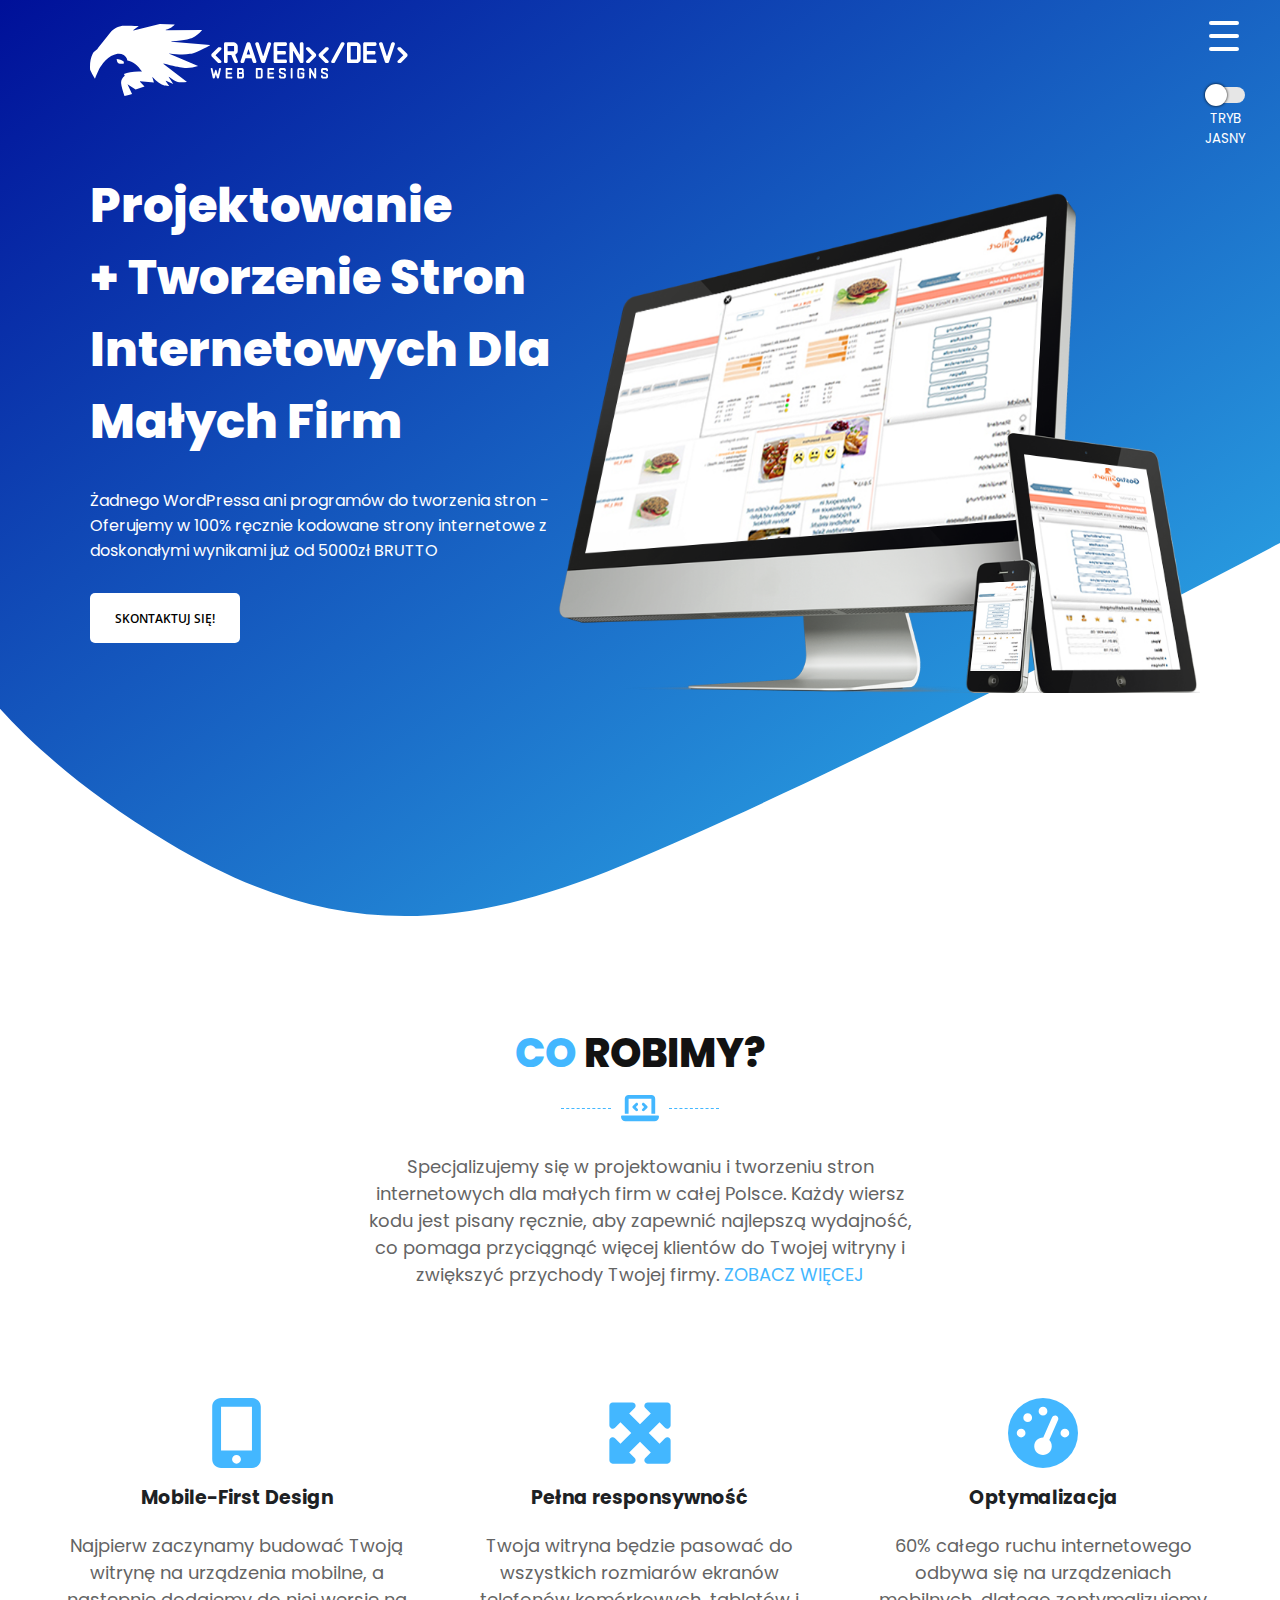
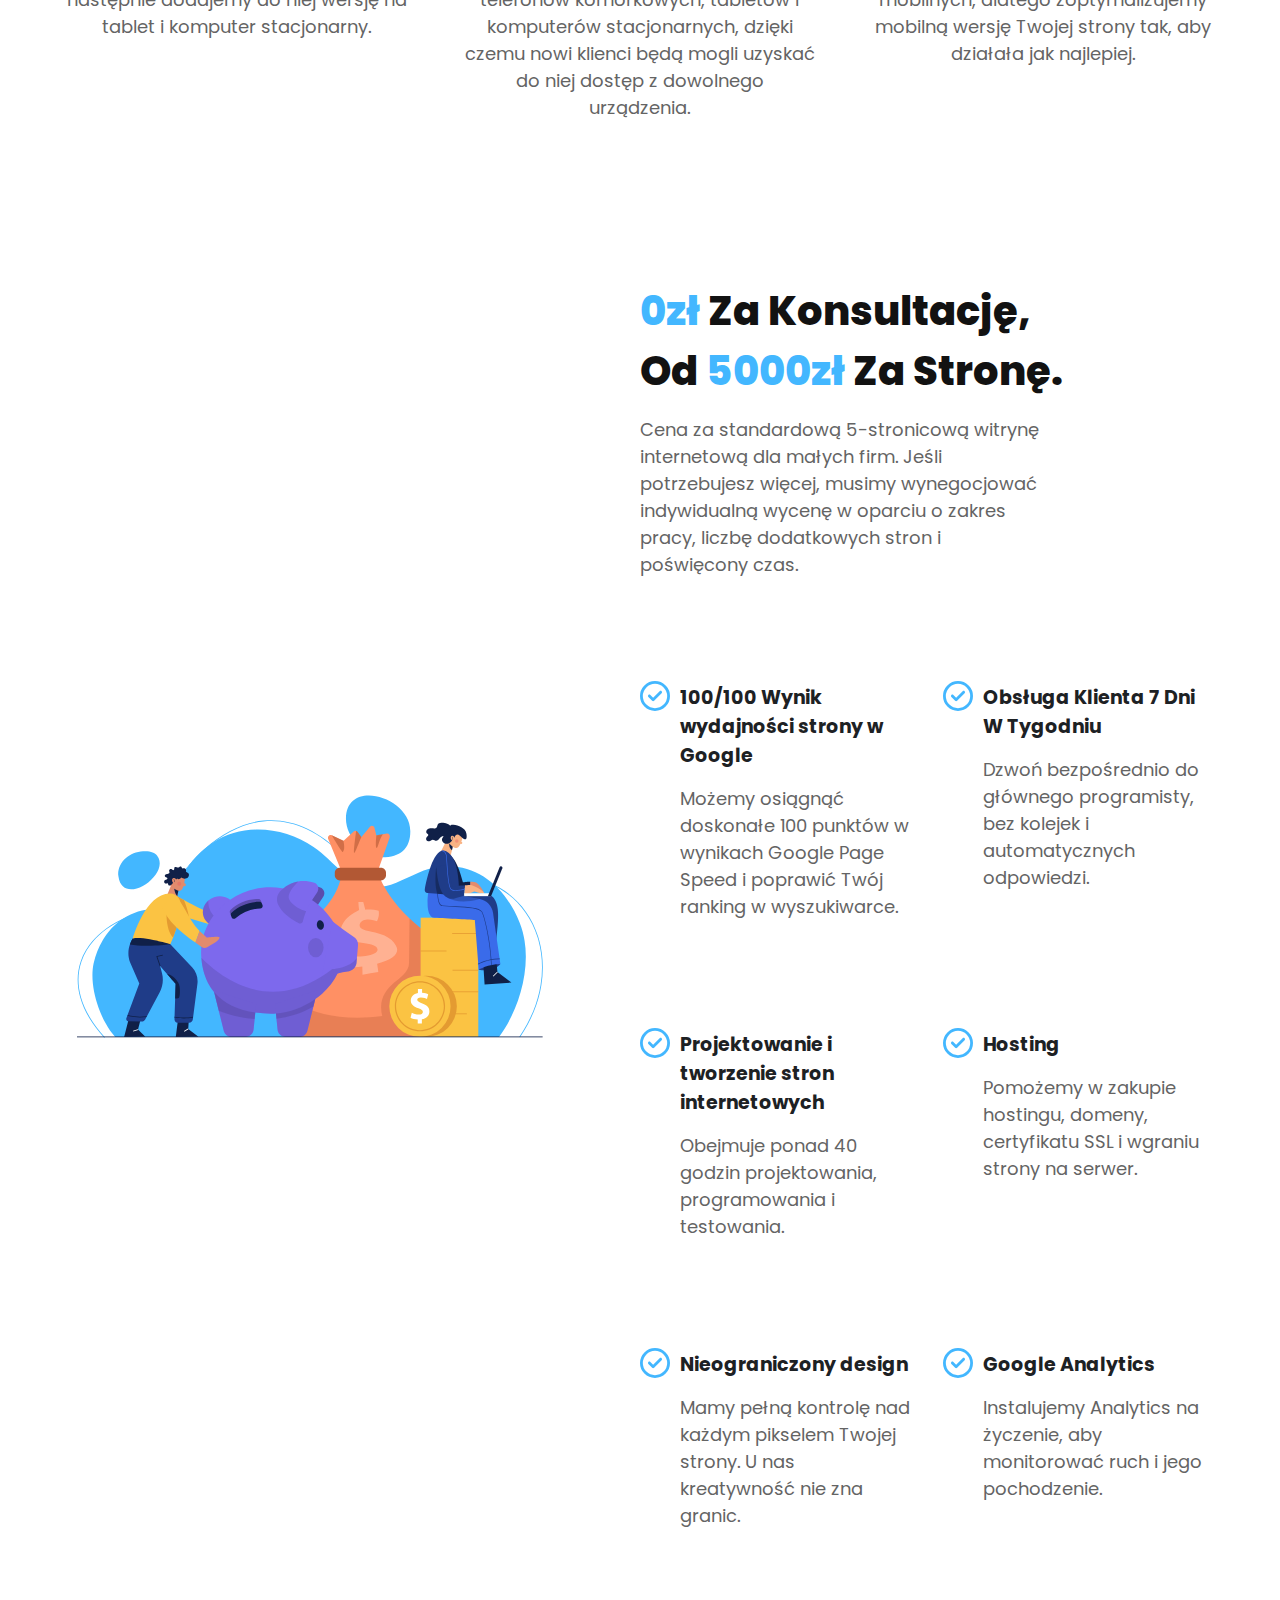
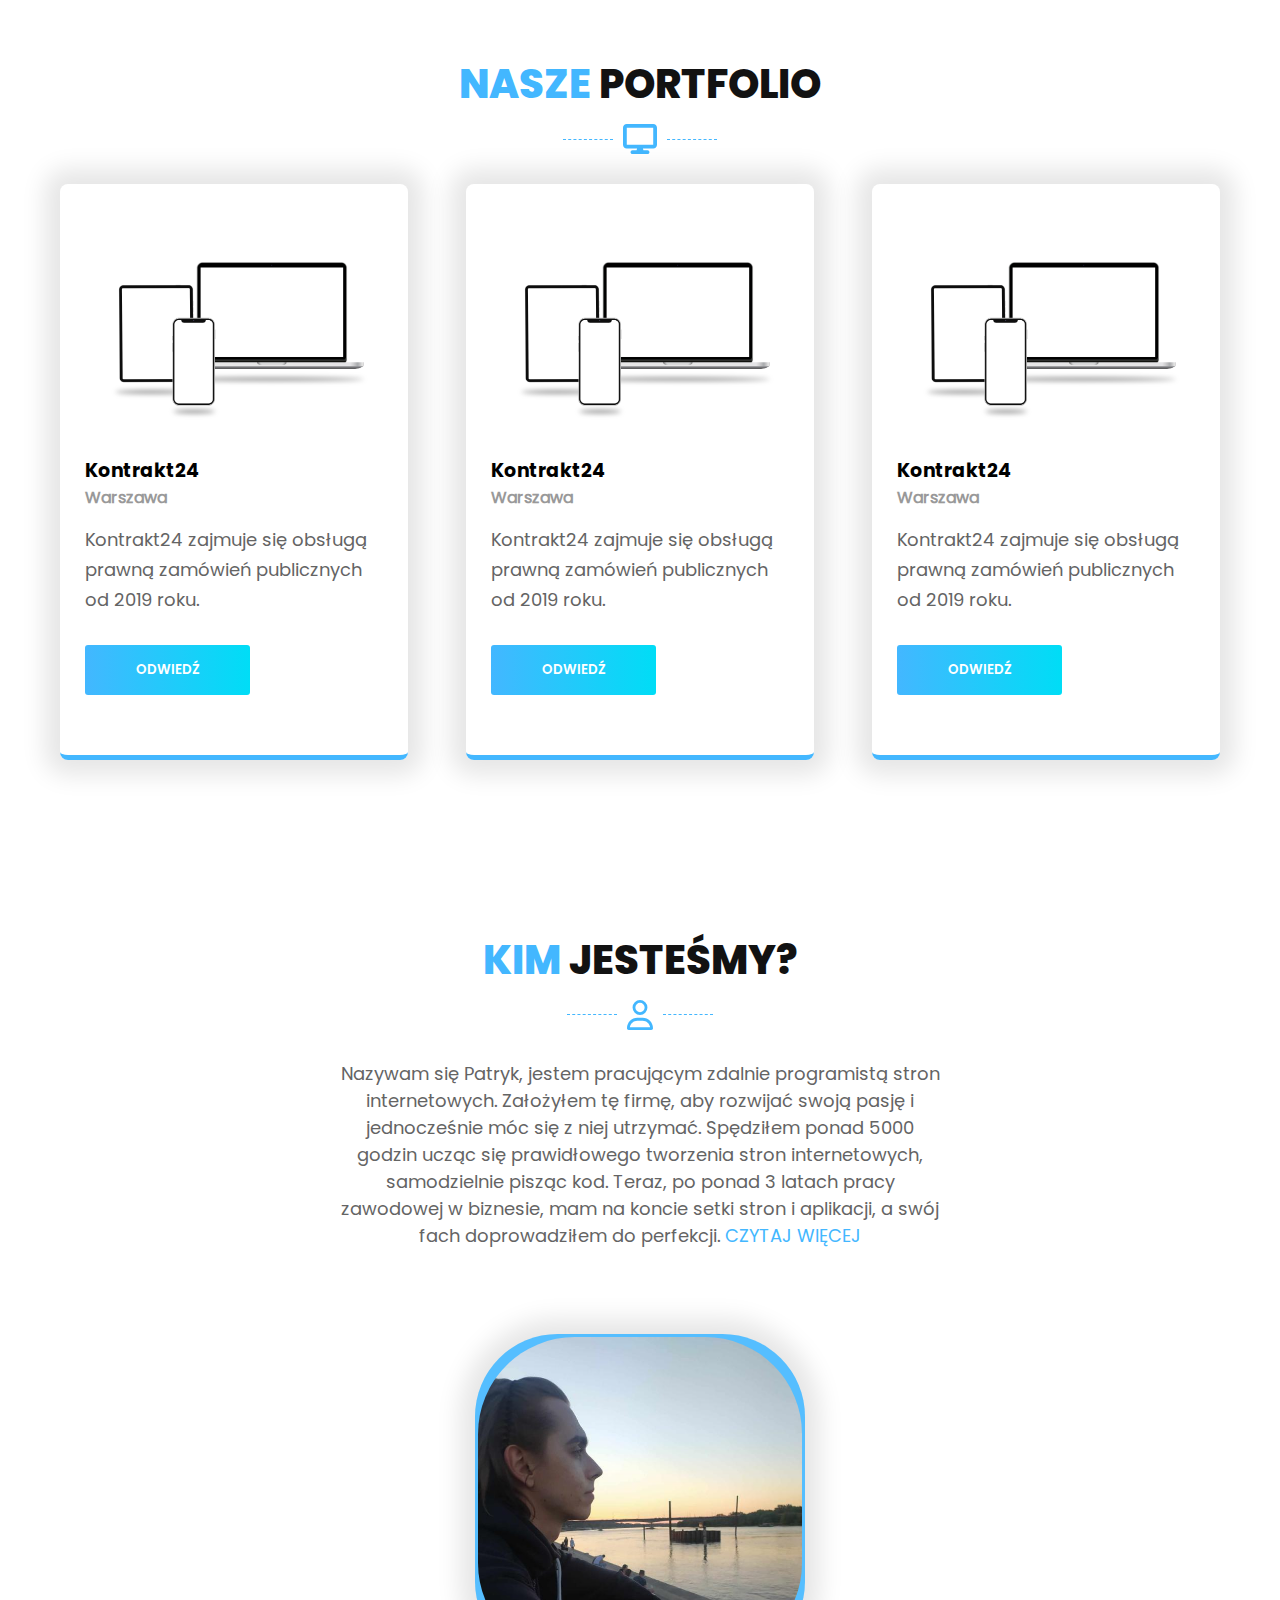
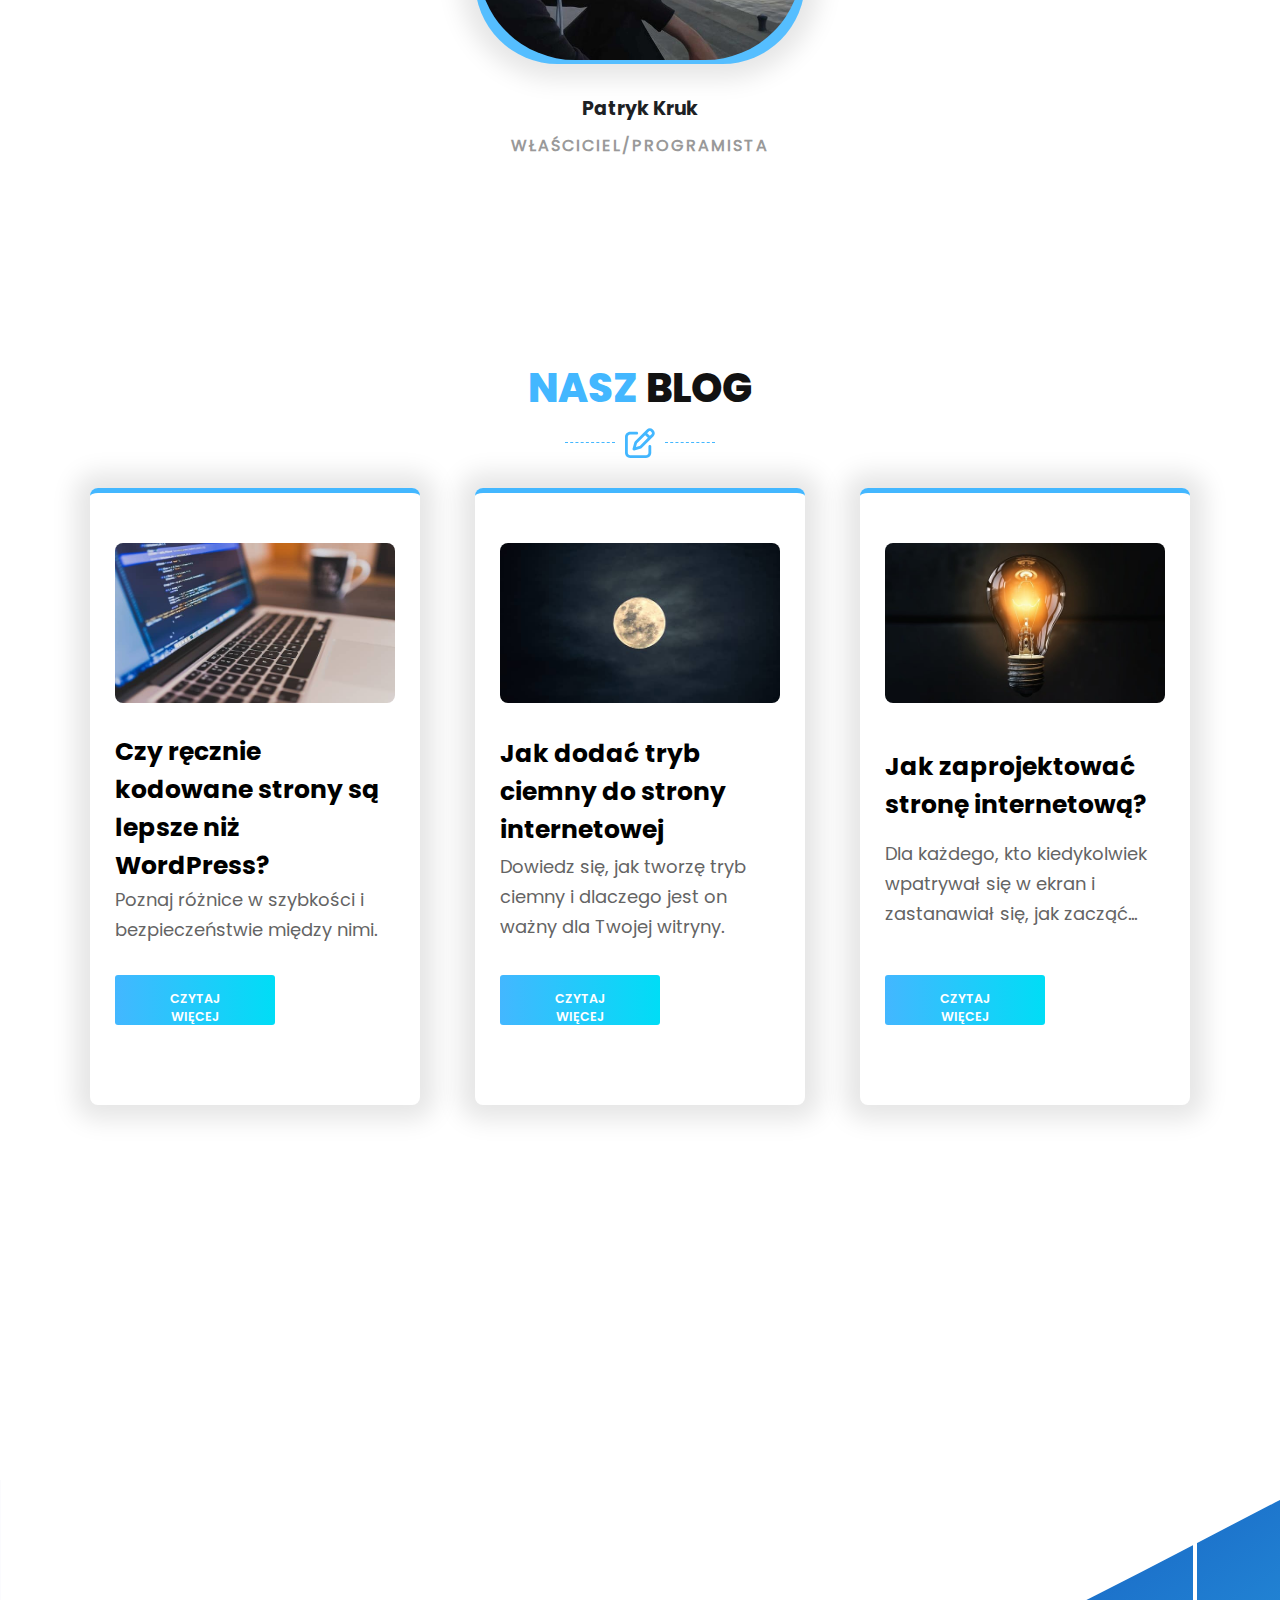
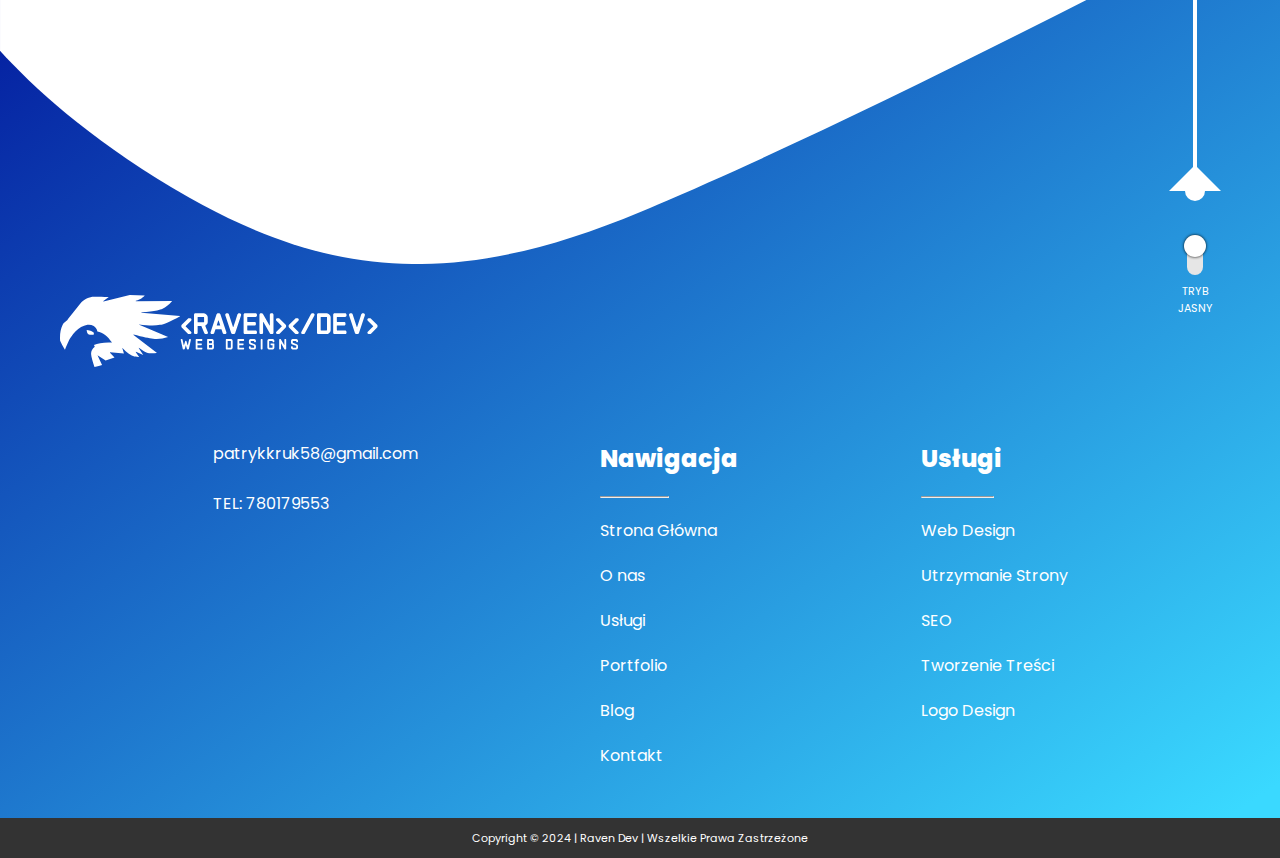
<file: index.html>
<!DOCTYPE html>
<html lang="pl">
	<head>
		<meta charset="UTF-8" />
		<meta name="viewport" content="width=device-width, initial-scale=1.0" />
		<title>Raven Dev Web Design</title>
		<meta name="descripion" content="abc" />
		<link rel="stylesheet" href="./css/style.css" />
		<link rel="stylesheet" href="./css/dark.css" />
	</head>
	<body>
		<header class="header" id="strona-glowna">
			<div class="stars">
				<div class="star late"></div>
				<div class="star fast"></div>
				<div class="star late"></div>
				<div class="star fast"></div>
				<div class="star middle"></div>
				<div class="star late"></div>
				<div class="star fast"></div>
				<div class="star middle"></div>
				<div class="star late"></div>
				<div class="star fast"></div>
				<div class="star late"></div>
				<div class="star fast"></div>
				<div class="star late"></div>
				<div class="star fast"></div>
				<div class="star middle"></div>
				<div class="star late"></div>
				<div class="star fast"></div>
				<div class="star middle"></div>
				<div class="star late"></div>
				<div class="star fast"></div>
				<div class="star fast"></div>
				<div class="star late"></div>
				<div class="star fast"></div>
				<div class="star late"></div>
				<div class="star fast"></div>
				<div class="star middle"></div>
				<div class="star late"></div>
				<div class="star fast"></div>
				<div class="star middle"></div>
				<div class="star late"></div>
				<div class="star fast"></div>

				<div class="shooting-star"></div>
				<div class="shooting-star2"></div>
			</div>

			<button class="burger-btn" aria-label="menu">
				<div class="burger-btn__box">
					<div class="burger-btn__bar1"></div>
					<div class="burger-btn__bar2"></div>
					<div class="burger-btn__bar3"></div>
				</div>
			</button>
			<button
				class="color-scheme-btn"
				aria-label="zmiana koloru strony na ciemny"
			>
				<div class="color-scheme-btn__box">
					<div class="color-scheme-btn__pill">
						<div class="color-scheme-btn__circle"></div>
					</div>
				</div>
				<p class="light">TRYB JASNY</p>
				<p class="dark d-none">TRYB CIEMNY</p>
			</button>

			<nav class="nav-mobile d-flex">
				<ul class="">
					<li class="hide"><a href="#strona-glowna">Strona Główna</a></li>
					<li><a href="onas.html">O nas</a></li>
					<li><a href="uslugi.html">Usługi</a></li>
					<li class="hide2">
						<a href="#portfolio">Portfolio</a>
					</li>
					<li><a href="blog.html">Blog</a></li>
					<li><a href="kontakt.html">Kontakt</a></li>
				</ul>
			</nav>
			<div class="nav-mobile-background"></div>
			<div class="wrapper">
				<div class="logo">
					<div class="logo__clickable">
						<a href="index.html"
							><img
								src="./img/icons/logoRavenDev.svg"
								alt="logo firmy Raven Dev"
							/>
							<div class="text">
								<p>Po Zmroku</p>
							</div></a
						>
					</div>
				</div>

				<div class="header__text">
					<h1>
						Projektowanie <br />
						+ Tworzenie Stron Internetowych Dla Małych Firm
					</h1>
					<p>
						Żadnego WordPressa ani programów do tworzenia stron - Oferujemy w
						100% ręcznie kodowane strony internetowe z doskonałymi wynikami już
						od 5000zł BRUTTO
					</p>
					<button
						class="header-button"
						onclick="location.href='kontakt.html'"
						type="button"
					>
						SKONTAKTUJ SIĘ!
					</button>
				</div>
				<img class="two" src="./img/mockup.png" alt="" />
			</div>
			<div class="swoosh">
				<img class="one-light" src="./img/icons/swoosh.svg" alt="" />
				<img class="one-dark d-none" src="./img/icons/dark-swoosh.svg" alt="" />
			</div>
		</header>
		<main>
			<section class="about">
				<h2><span>CO </span>ROBIMY?</h2>
				<div class="wrapper">
					<div class="graphic-group">
						<div class="dash"></div>
						<img src="./img/icons/codelaptop.svg" alt="" />
						<div class="dash"></div>
					</div>
					<p>
						Specjalizujemy się w projektowaniu i tworzeniu stron internetowych
						dla małych firm w całej Polsce. Każdy wiersz kodu jest pisany
						ręcznie, aby zapewnić najlepszą wydajność, co pomaga przyciągnąć
						więcej klientów do Twojej witryny i zwiększyć przychody Twojej
						firmy.
						<a
							href="jaka-jest-roznica-miedzy-recznie-kodowanymi-stronami-internetowymi-a-witrynami-wordpress.html"
							>ZOBACZ WIĘCEJ</a
						>
					</p>

					<div class="items">
						<div class="item">
							<img src="./img/icons/mobile-screen.svg" alt="" />
							<h3>Mobile-First Design</h3>
							<p>
								Najpierw zaczynamy budować Twoją witrynę na urządzenia mobilne,
								a następnie dodajemy do niej wersję na tablet i komputer
								stacjonarny.
							</p>
						</div>
						<div class="item">
							<img src="./img/icons/rwd-icon.svg" alt="" />
							<h3>Pełna responsywność</h3>
							<p>
								Twoja witryna będzie pasować do wszystkich rozmiarów ekranów
								telefonów komórkowych, tabletów i komputerów stacjonarnych,
								dzięki czemu nowi klienci będą mogli uzyskać do niej dostęp z
								dowolnego urządzenia.
							</p>
						</div>
						<div class="item">
							<img src="./img/icons/speed-icon.svg" alt="" />
							<h3>Optymalizacja</h3>
							<p>
								60% całego ruchu internetowego odbywa się na urządzeniach
								mobilnych, dlatego zoptymalizujemy mobilną wersję Twojej strony
								tak, aby działała jak najlepiej.
							</p>
						</div>
					</div>
				</div>
			</section>

			<section class="pricing">
				<div class="wrapper">
					<div class="image">
						<img class="piggybank-img" src="./img/icons/piggybank.svg" alt="" />
					</div>
					<div class="text">
						<h2>
						<span>0zł</span> Za Konsultację,<br />
						Od <span>5000zł </span>Za Stronę.
					</h2>
					<p>
						Cena za standardową 5-stronicową witrynę internetową dla małych
						firm. Jeśli potrzebujesz więcej, musimy wynegocjować indywidualną
						wycenę w oparciu o zakres pracy, liczbę dodatkowych stron i
						poświęcony czas.
					</p>
					<div class="items">
						<div class="item">
							<img src="./img/icons/checkproicon.svg" alt="" />
							<div class="item__text">
								<h3>100/100 Wynik wydajności strony w Google</h3>
								<p>
									Możemy osiągnąć doskonałe 100 punktów w wynikach Google Page
									Speed i poprawić Twój ranking w wyszukiwarce.
								</p>
							</div>
						</div>
						<div class="item">
							<img src="./img/icons/checkproicon.svg" alt="" />
							<div class="item__text">
								<h3>Obsługa Klienta 7 Dni W Tygodniu</h3>
								<p>
									Dzwoń bezpośrednio do głównego programisty, bez kolejek i
									automatycznych odpowiedzi.
								</p>
							</div>
						</div>
						<div class="item">
							<img src="./img/icons/checkproicon.svg" alt="" />
							<div class="item__text">
								<h3>Projektowanie i tworzenie stron internetowych</h3>
								<p>
									Obejmuje ponad 40 godzin projektowania, programowania i
									testowania.
								</p>
							</div>
						</div>
						<div class="item">
							<img src="./img/icons/checkproicon.svg" alt="" />
							<div class="item__text">
								<h3>Hosting</h3>
								<p>
									Pomożemy w zakupie hostingu, domeny, certyfikatu SSL i wgraniu
									strony na serwer.
								</p>
							</div>
						</div>
						<div class="item">
							<img src="./img/icons/checkproicon.svg" alt="" />
							<div class="item__text">
								<h3>Nieograniczony design</h3>
								<p>
									Mamy pełną kontrolę nad każdym pikselem Twojej strony. U nas
									kreatywność nie zna granic.
								</p>
							</div>
						</div>
						<div class="item">
							<img src="./img/icons/checkproicon.svg" alt="" />
							<div class="item__text">
								<h3>Google Analytics</h3>
								<p>
									Instalujemy Analytics na życzenie, aby monitorować ruch i jego
									pochodzenie.
								</p>
							</div>
						</div>
					</div>
					</div>
					
				</div>
			</section>
			<section class="portfolio" id="portfolio">
				<h2><span>NASZE </span>PORTFOLIO</h2>
				<div class="wrapper">
					<div class="graphic-group">
						<div class="dash"></div>
						<img src="./img/icons/display.svg" alt="" />
						<div class="dash"></div>
					</div>
					<div class="items">
						<div class="item">
							<img src="./img/second-mockup.png" alt="" />
							<div class="glue-together">
								<h3>Kontrakt24</h3>
								<h4>Warszawa</h4>
							</div>

							<p>
								Kontrakt24 zajmuje się obsługą prawną zamówień publicznych od
								2019 roku.
							</p>
							<button>ODWIEDŹ</button>
						</div>
						<div class="item">
							<img src="./img/second-mockup.png" alt="" />
							<div class="glue-together">
								<h3>Kontrakt24</h3>
								<h4>Warszawa</h4>
							</div>

							<p>
								Kontrakt24 zajmuje się obsługą prawną zamówień publicznych od
								2019 roku.
							</p>
							<button>ODWIEDŹ</button>
						</div>
						<div class="item">
							<img src="./img/second-mockup.png" alt="" />
							<div class="glue-together">
								<h3>Kontrakt24</h3>
								<h4>Warszawa</h4>
							</div>

							<p>
								Kontrakt24 zajmuje się obsługą prawną zamówień publicznych od
								2019 roku.
							</p>
							<button>ODWIEDŹ</button>
						</div>
					</div>
				</div>
			</section>
			<section class="aboutme">
				<h2><span>KIM </span>JESTEŚMY?</h2>
				<div class="wrapper">
					<div class="graphic-group">
						<div class="dash"></div>
						<img src="./img/icons/person.svg" alt="" />
						<div class="dash"></div>
					</div>
					<p>
						Nazywam się Patryk, jestem pracującym zdalnie programistą stron
						internetowych. Założyłem tę firmę, aby rozwijać swoją pasję i
						jednocześnie móc się z niej utrzymać. Spędziłem ponad 5000 godzin
						ucząc się prawidłowego tworzenia stron internetowych, samodzielnie
						pisząc kod. Teraz, po ponad 3 latach pracy zawodowej w biznesie, mam
						na koncie setki stron i aplikacji, a swój fach doprowadziłem do
						perfekcji. <a href="onas.html">CZYTAJ WIĘCEJ</a>
					</p>
					<div class="owner-photo">
						<img src="./img/me.jpg" alt="" />
					</div>
					<h3>Patryk Kruk</h3>
					<h4>WŁAŚCICIEL/PROGRAMISTA</h4>
				</div>
			</section>
			<section class="blog">
				<h2><span>NASZ </span>BLOG</h2>
				<div class="wrapper">
					<div class="graphic-group">
						<div class="dash"></div>
						<img src="./img/icons/blog-icon.svg" alt="" />
						<div class="dash"></div>
					</div>
					<div class="items">
						<div class="item">
							<img src="./img/codinglaptop.jpg" alt="" />
							<h3>Czy ręcznie kodowane strony są lepsze niż WordPress?</h3>

							<p>Poznaj różnice w szybkości i bezpieczeństwie między nimi.</p>
							<a
								href="jaka-jest-roznica-miedzy-recznie-kodowanymi-stronami-internetowymi-a-witrynami-wordpress.html"
								class="button"
								target="_blank"
								>CZYTAJ WIĘCEJ</a
							>
						</div>
						<div class="item">
							<img src="./img/moon.jpg" alt="" />
							<h3>Jak dodać tryb ciemny do strony internetowej</h3>

							<p>
								Dowiedz się, jak tworzę tryb ciemny i dlaczego jest on ważny dla
								Twojej witryny.
							</p>
							<a
								href="jak-dodac-tryb-ciemny-do-strony.html"
								class="button"
								target="_blank"
								>CZYTAJ WIĘCEJ</a
							>
						</div>
						<div class="item">
							<img src="./img/idea.jpg" alt="" />
							<h3>Jak zaprojektować stronę internetową?</h3>

							<p>
								Dla każdego, kto kiedykolwiek wpatrywał się w ekran i
								zastanawiał się, jak zacząć...
							</p>
							<a
								href="jak-zaprojektowac-strone-internetowa-dla-poczatkujacych.html"
								class="button"
								target="_blank"
								>CZYTAJ WIĘCEJ</a
							>
						</div>
					</div>
				</div>
			</section>
		</main>
		<footer class="footer">
			<div class="swoosh">
				<img class="one swoosh-one" src="./img/icons/swoosh-inner.svg" alt="" />
				<img
					class="twos swoosh-two d-none"
					src="./img/icons/swoosh-inner-dark.svg"
					alt=""
				/>
			</div>

			<div class="wrapper">
				<div class="lamp">
					<div class="cable"></div>
					<div class="triangle"></div>
					<div class="bulb"></div>
					<button
						class="color-scheme-btn2"
						aria-label="zmiana koloru strony na ciemny"
					>
						<div class="color-scheme-btn2__box">
							<div class="color-scheme-btn2__pill">
								<div class="color-scheme-btn2__circle"></div>
							</div>
						</div>
						<p class="light-text">
							TRYB <br />
							JASNY
						</p>
						<p class="dark-text d-none">
							TRYB <br />
							CIEMNY
						</p>
					</button>
				</div>

				<div class="logo">
					<div class="logo__clickable">
						<img
							src="./img/icons/logoRavenDev.svg"
							alt="logo firmy Raven Dev"
						/>
					</div>
				</div>
				<div class="contact">
					<a href="mailto:patrykkruk58@gmail.com" target="_blank"
						>patrykkruk58@gmail.com</a
					>
					<br /><br />
					<a href="tel:780179553" target="_blank">TEL: 780179553</a>
				</div>
				<div class="item">
					<h2>Nawigacja</h2>
					<hr />
					<a href="#strona-glowna">Strona Główna</a>
					<a href="onas.html">O nas</a>
					<a href="uslugi.html">Usługi</a>
					<a href="#portfolio">Portfolio</a>
					<a href="blog.html">Blog</a>
					<a href="kontakt.html">Kontakt</a>
				</div>
				<div class="item">
					<h2>Usługi</h2>
					<hr />
					<a href="">Web Design</a>
					<a href="">Utrzymanie Strony</a>
					<a href="">SEO</a>
					<a href="">Tworzenie Treści</a>
					<a href="">Logo Design</a>
				</div>
			</div>
			<div class="brand">
				<p>Copyright &copy; 2024 | Raven Dev | Wszelkie Prawa Zastrzeżone</p>
			</div>
		</footer>
		<script src="./js/script.js"></script>
	</body>
</html>
</file>
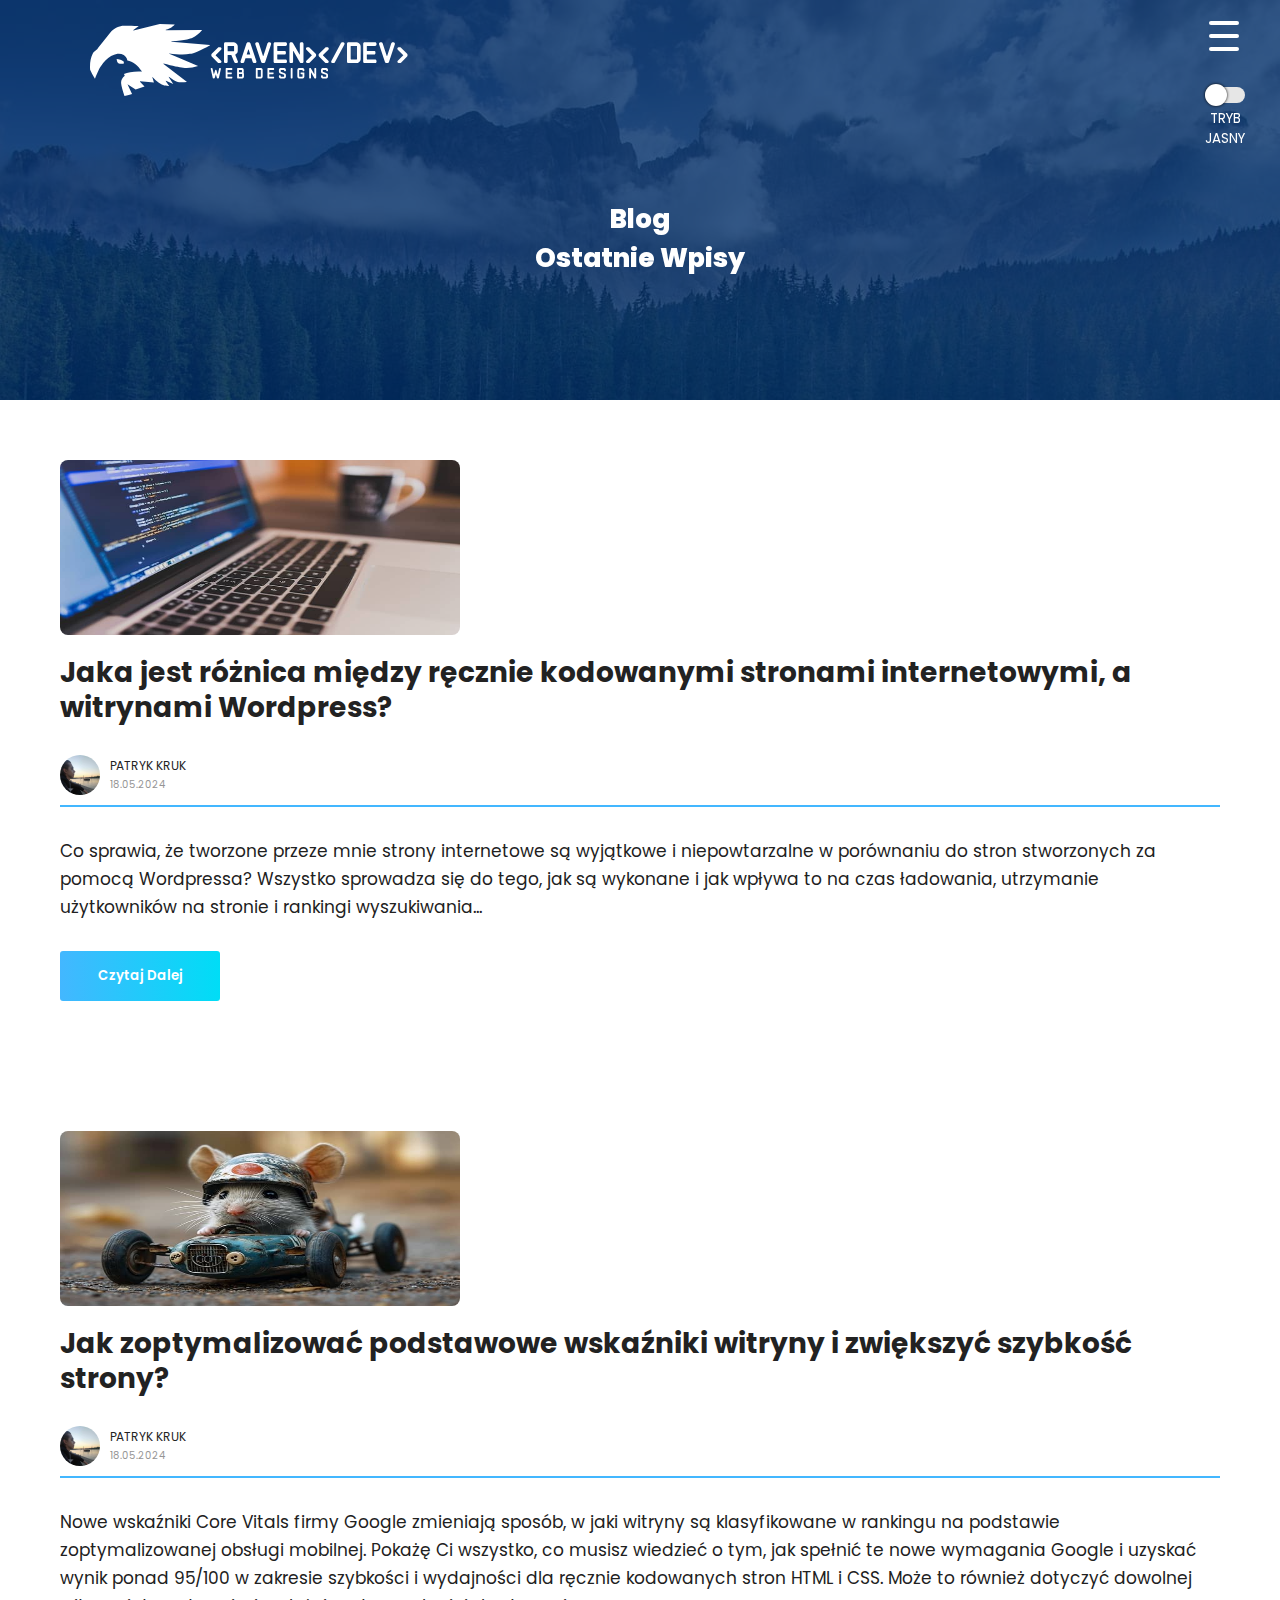
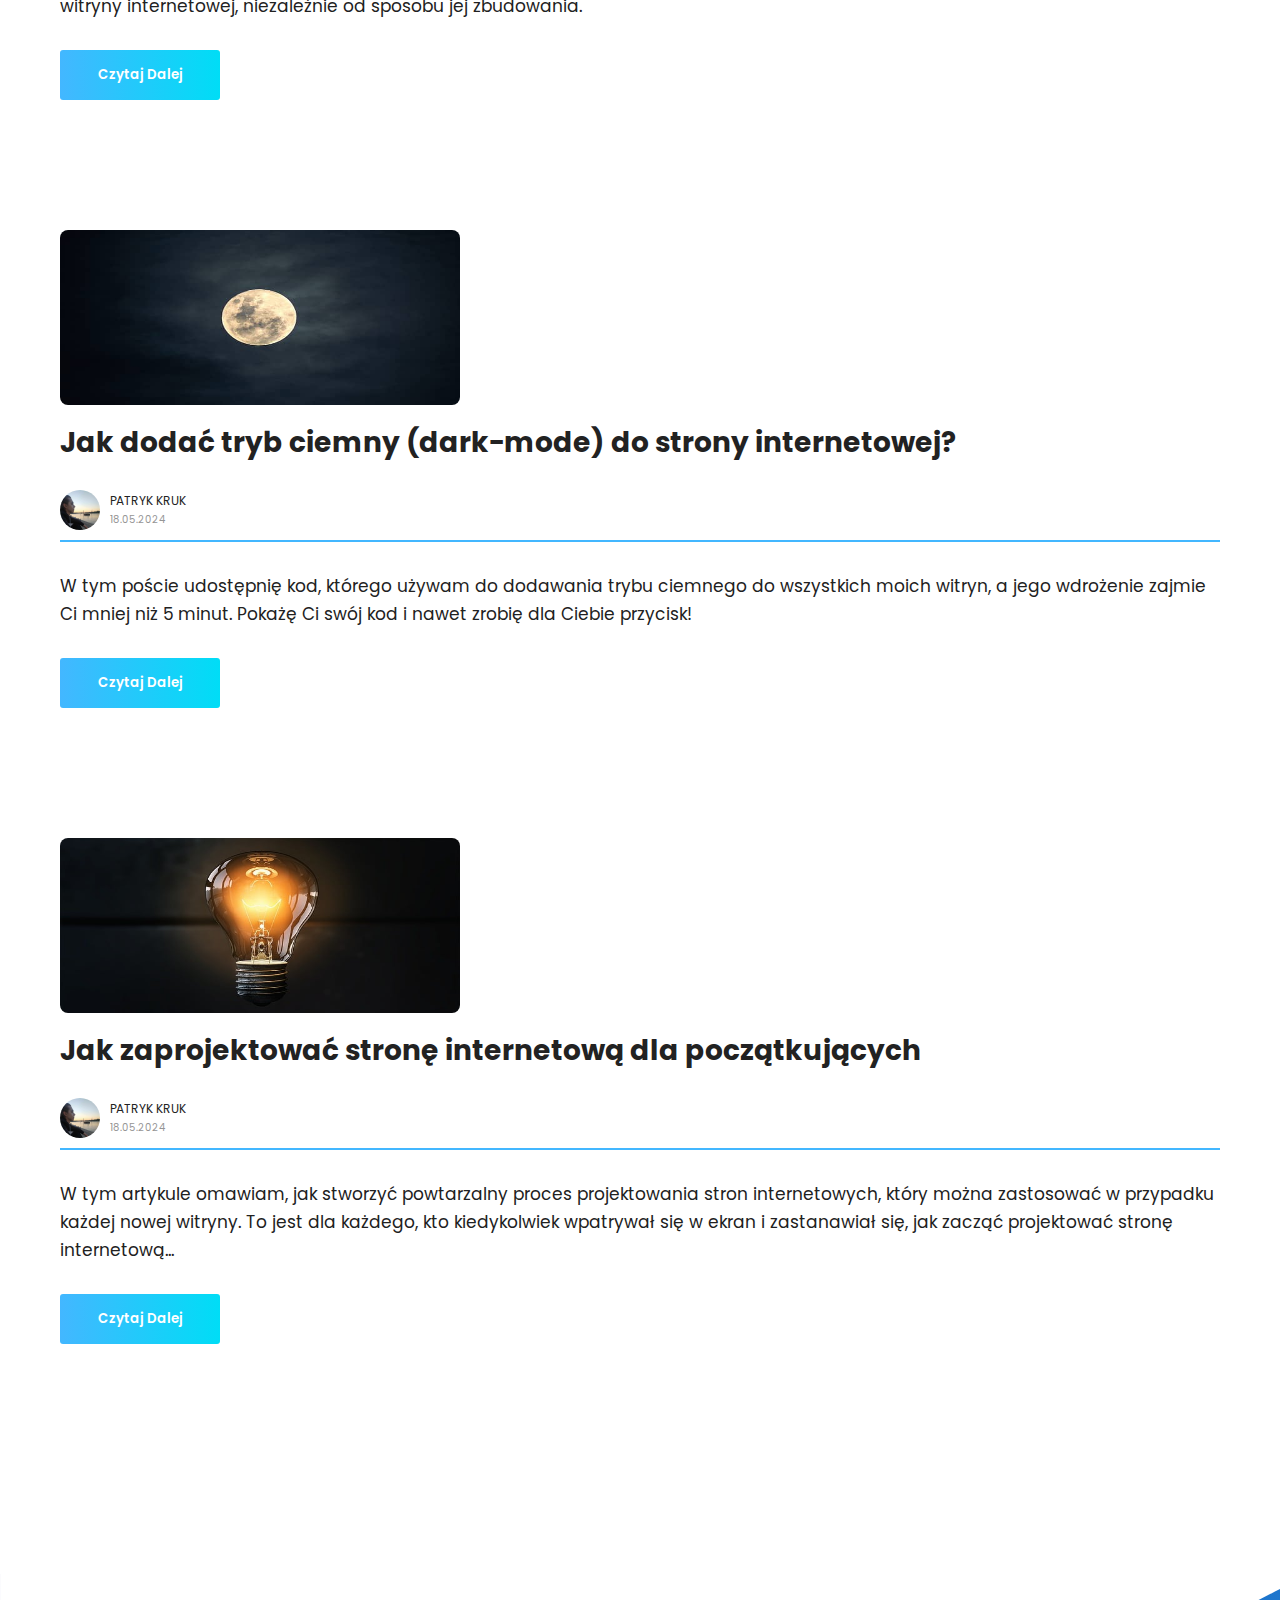
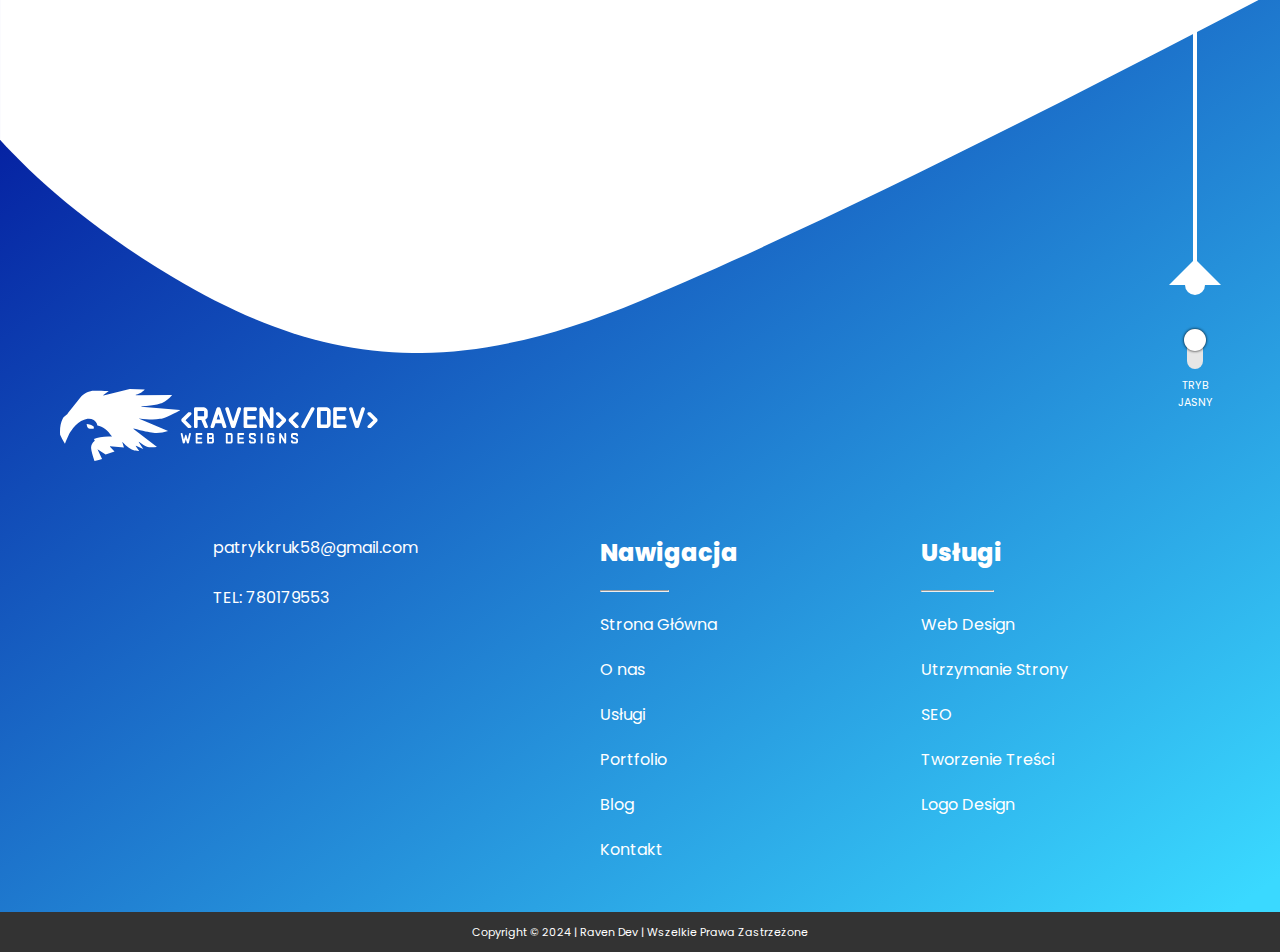
<file: blog.html>
<!DOCTYPE html>
<html lang="pl">
	<head>
		<meta charset="UTF-8" />
		<meta name="viewport" content="width=device-width, initial-scale=1.0" />
		<title>O nas</title>
		<meta name="descripion" content="abc" />
		<link rel="stylesheet" href="./css/blog.css" />
		<link rel="stylesheet" href="./css/blog-dark.css" />
	</head>
	<body class="aboutus-body">
		<header class="header" id="blog">
			<div class="header__bg-img"></div>
			<div class="header__bg-shadow"></div>
			<div class="header__bg-img-dark d-none"></div>
			<div class="header__bg-shadow-dark d-none"></div>
			<button class="burger-btn" aria-label="menu">
				<div class="burger-btn__box">
					<div class="burger-btn__bar1"></div>
					<div class="burger-btn__bar2"></div>
					<div class="burger-btn__bar3"></div>
				</div>
			</button>
			<button
				class="color-scheme-btn"
				aria-label="zmiana koloru strony na ciemny"
			>
				<div class="color-scheme-btn__box">
					<div class="color-scheme-btn__pill">
						<div class="color-scheme-btn__circle"></div>
					</div>
				</div>
				<p class="light">TRYB JASNY</p>
				<p class="dark d-none">TRYB CIEMNY</p>
			</button>

			<nav class="nav-mobile d-flex">
				<ul class="">
					<li><a href="index.html">Strona Główna</a></li>
					<li><a href="onas.html">O nas</a></li>
					<li><a href="uslugi.html">Usługi</a></li>
					<li>
						<a href="index.html#portfolio">Portfolio</a>
					</li>
					<li class="hide">
						<a href="#blog">Blog</a>
					</li>
					<li><a href="kontakt.html">Kontakt</a></li>
				</ul>
			</nav>
			<div class="nav-mobile-background"></div>
			<div class="wrapper">
				<div class="logo">
					<div class="logo__clickable">
						<a href="index.html"
							><img
								src="./img/icons/logoRavenDev.svg"
								alt="logo firmy Raven Dev"
							/>
							<div class="text">
								<p>Po Zmroku</p>
							</div></a
						>
					</div>
				</div>

				<div class="header__text">
					<p>
						Blog <br />
						Ostatnie Wpisy
					</p>
				</div>
			</div>
		</header>
		<main>
			<section class="blog">
				<article class="wrapper">
					<div class="owner-photo">
						<img src="./img/codinglaptop.jpg" alt="" />
					</div>

					<h1>
						Jaka jest różnica między ręcznie kodowanymi stronami internetowymi,
						a witrynami Wordpress?
					</h1>
					<div class="items">
						<div class="item">
							<img src="./img/me.jpg" alt="" />
							<div class="item__text">
								<p>PATRYK KRUK</p>
								<p><span>18.05.2024</span></p>
							</div>
						</div>
					</div>
					<hr />
					<p class="paragraph">
						Co sprawia, że tworzone przeze mnie strony internetowe są wyjątkowe
						i niepowtarzalne w porównaniu do stron stworzonych za pomocą
						Wordpressa? Wszystko sprowadza się do tego, jak są wykonane i jak
						wpływa to na czas ładowania, utrzymanie użytkowników na stronie i
						rankingi wyszukiwania...
					</p>
					<a
						href="jaka-jest-roznica-miedzy-recznie-kodowanymi-stronami-internetowymi-a-witrynami-wordpress.html"
						class="button"
						>Czytaj Dalej</a
					>
				</article>
				<article class="wrapper">
					<div class="owner-photo">
						<img src="./img/mouse-small.jpg" alt="" />
					</div>

					<h1>
						Jak zoptymalizować podstawowe wskaźniki witryny i zwiększyć szybkość
						strony?
					</h1>
					<div class="items">
						<div class="item">
							<img src="./img/me.jpg" alt="" />
							<div class="item__text">
								<p>PATRYK KRUK</p>
								<p><span>18.05.2024</span></p>
							</div>
						</div>
					</div>
					<hr />
					<p class="paragraph">
						Nowe wskaźniki Core Vitals firmy Google zmieniają sposób, w jaki
						witryny są klasyfikowane w rankingu na podstawie zoptymalizowanej
						obsługi mobilnej. Pokażę Ci wszystko, co musisz wiedzieć o tym, jak
						spełnić te nowe wymagania Google i uzyskać wynik ponad 95/100 w
						zakresie szybkości i wydajności dla ręcznie kodowanych stron HTML i
						CSS. Może to również dotyczyć dowolnej witryny internetowej,
						niezależnie od sposobu jej zbudowania.
					</p>
					<a
						href="jak-zoptymalizowac-podstawowe-wskazniki-witryny-i-zwiekszyc-szybkosc-strony.html"
						class="button"
						>Czytaj Dalej</a
					>
				</article>
				<article class="wrapper">
					<div class="owner-photo">
						<img src="./img/moon.jpg" alt="" />
					</div>

					<h1>Jak dodać tryb ciemny (dark-mode) do strony internetowej?</h1>
					<div class="items">
						<div class="item">
							<img src="./img/me.jpg" alt="" />
							<div class="item__text">
								<p>PATRYK KRUK</p>
								<p><span>18.05.2024</span></p>
							</div>
						</div>
					</div>
					<hr />
					<p class="paragraph">
						W tym poście udostępnię kod, którego używam do dodawania trybu
						ciemnego do wszystkich moich witryn, a jego wdrożenie zajmie Ci
						mniej niż 5 minut. Pokażę Ci swój kod i nawet zrobię dla Ciebie
						przycisk!
					</p>
					<a href="jak-dodac-tryb-ciemny-do-strony.html" class="button"
						>Czytaj Dalej</a
					>
				</article>
				<article class="wrapper">
					<div class="owner-photo">
						<img src="./img/idea.jpg" alt="" />
					</div>

					<h1>Jak zaprojektować stronę internetową dla początkujących</h1>
					<div class="items">
						<div class="item">
							<img src="./img/me.jpg" alt="" />
							<div class="item__text">
								<p>PATRYK KRUK</p>
								<p><span>18.05.2024</span></p>
							</div>
						</div>
					</div>
					<hr />
					<p class="paragraph">
						W tym artykule omawiam, jak stworzyć powtarzalny proces
						projektowania stron internetowych, który można zastosować w
						przypadku każdej nowej witryny. To jest dla każdego, kto
						kiedykolwiek wpatrywał się w ekran i zastanawiał się, jak zacząć
						projektować stronę internetową...
					</p>
					<a
						href="jak-zaprojektowac-strone-internetowa-dla-poczatkujacych.html"
						class="button"
						>Czytaj Dalej</a
					>
				</article>
			</section>
		</main>
		<footer class="footer">
			<div class="swoosh">
				<img class="swoosh-one one" src="./img/icons/swoosh-inner.svg" alt="" />
				<img
					class="swoosh-two twos d-none"
					src="./img/icons/swoosh-inner-dark.svg"
					alt=""
				/>
			</div>

			<div class="wrapper">
				<div class="lamp">
					<div class="cable"></div>
					<div class="triangle"></div>
					<div class="bulb"></div>
					<button
						class="color-scheme-btn2"
						aria-label="zmiana koloru strony na ciemny"
					>
						<div class="color-scheme-btn2__box">
							<div class="color-scheme-btn2__pill">
								<div class="color-scheme-btn2__circle"></div>
							</div>
						</div>
						<p class="light-text">
							TRYB <br />
							JASNY
						</p>
						<p class="dark-text d-none">
							TRYB <br />
							CIEMNY
						</p>
					</button>
				</div>

				<div class="logo">
					<div class="logo__clickable">
						<img
							src="./img/icons/logoRavenDev.svg"
							alt="logo firmy Raven Dev"
						/>
					</div>
				</div>
				<div class="contact">
					<a href="mailto:patrykkruk58@gmail.com" target="_blank"
						>patrykkruk58@gmail.com</a
					>
					<br /><br />
					<a href="tel:780179553" target="_blank">TEL: 780179553</a>
				</div>
				<div class="item">
					<h2>Nawigacja</h2>
					<hr />
					<a href="index.html">Strona Główna</a>
					<a href="onas.html">O nas</a>
					<a href="uslugi.html">Usługi</a>
					<a href="index.html#portfolio">Portfolio</a>
					<a href="#blog">Blog</a>
					<a href="kontakt.html">Kontakt</a>
				</div>

				<div class="item">
					<h2>Usługi</h2>
					<hr />
					<a href="">Web Design</a>
					<a href="">Utrzymanie Strony</a>
					<a href="">SEO</a>
					<a href="">Tworzenie Treści</a>
					<a href="">Logo Design</a>
				</div>
			</div>
			<div class="brand">
				<p>Copyright &copy; 2024 | Raven Dev | Wszelkie Prawa Zastrzeżone</p>
			</div>
		</footer>
		<script src="./js/blog.js"></script>
	</body>
</html>
</file>
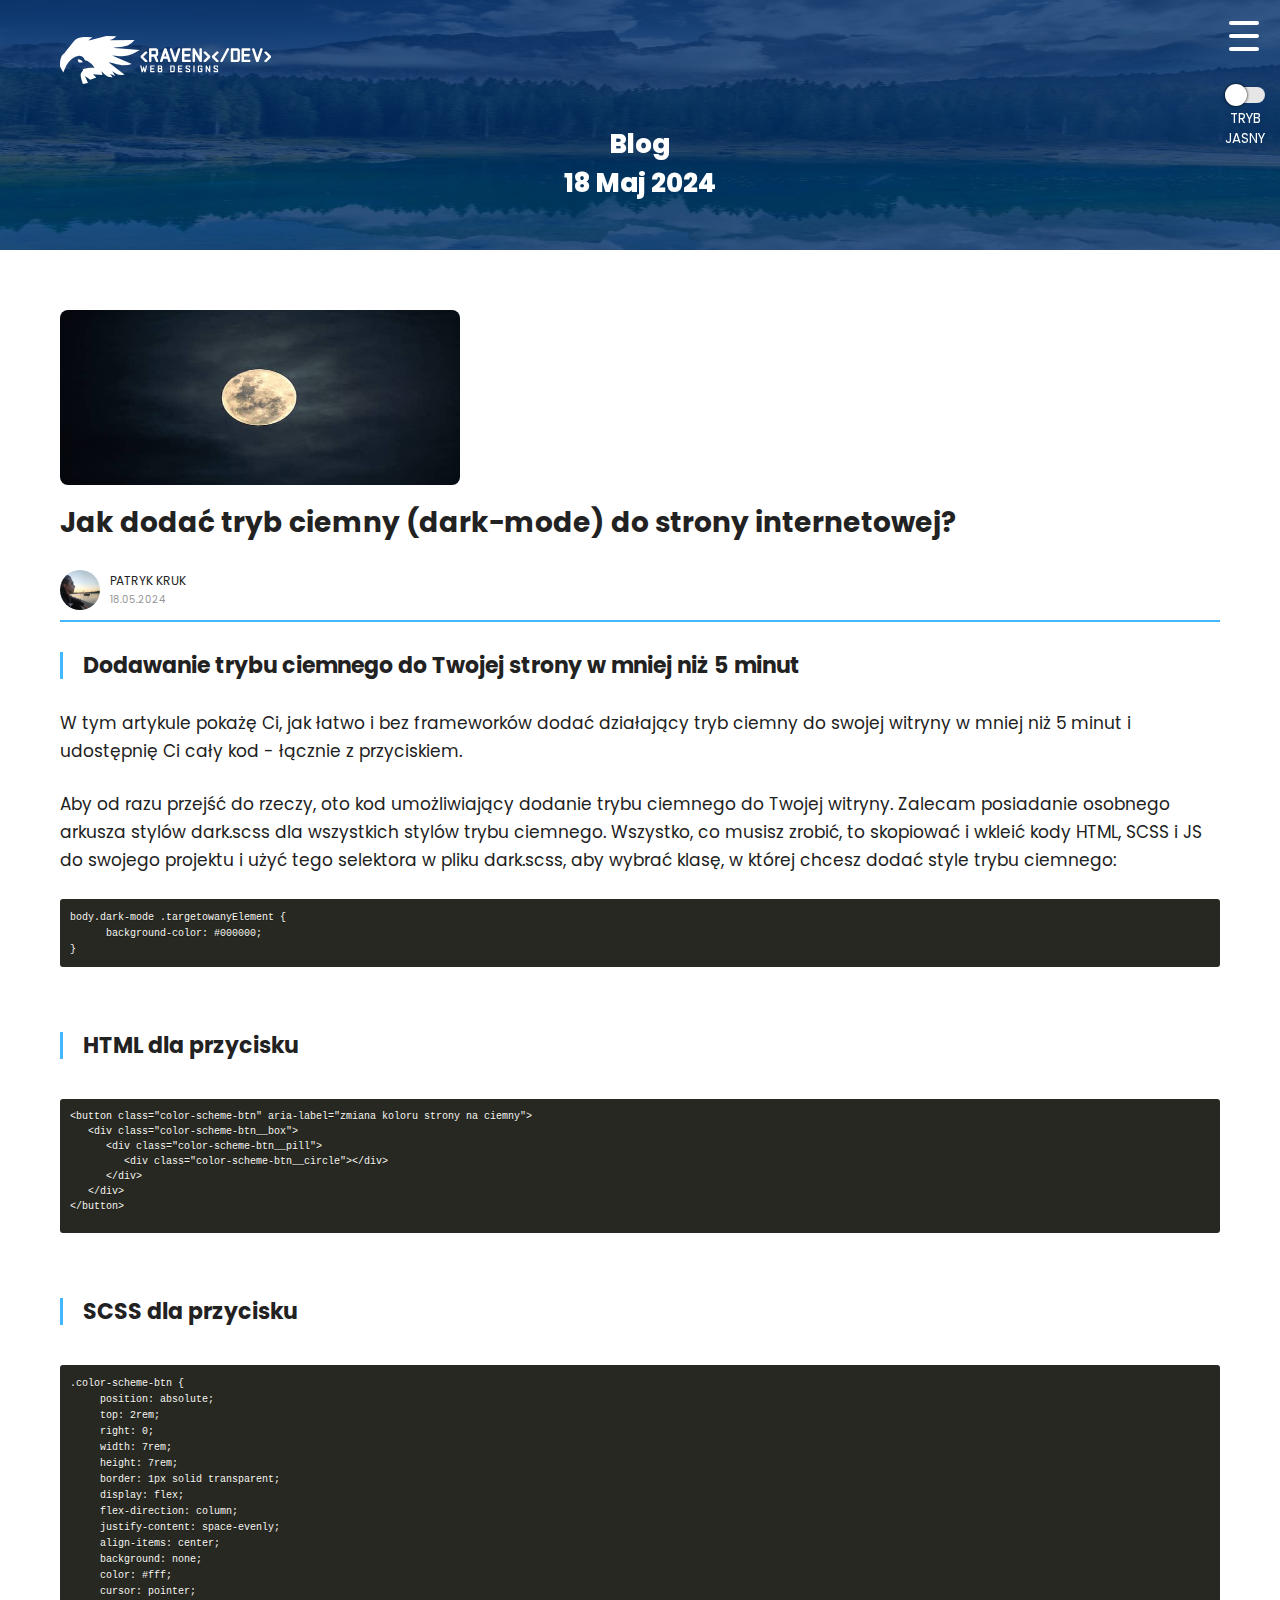
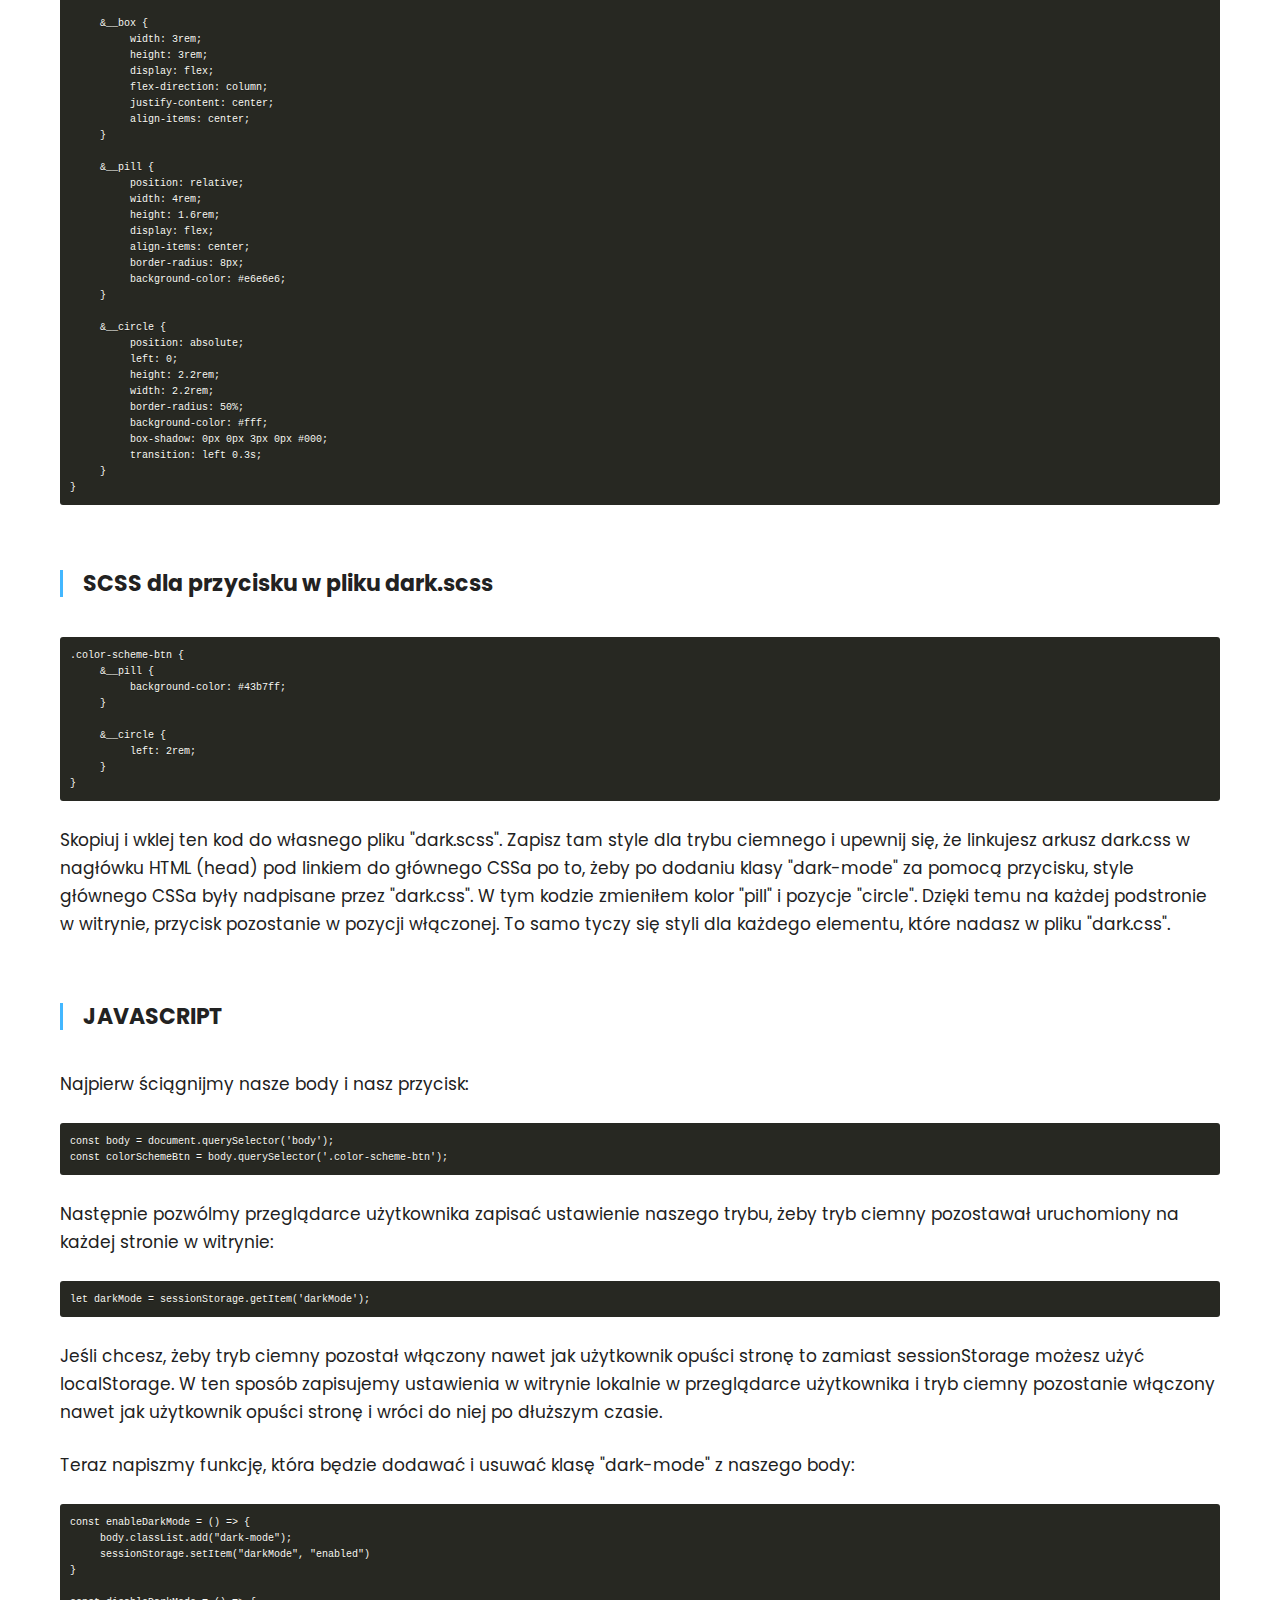
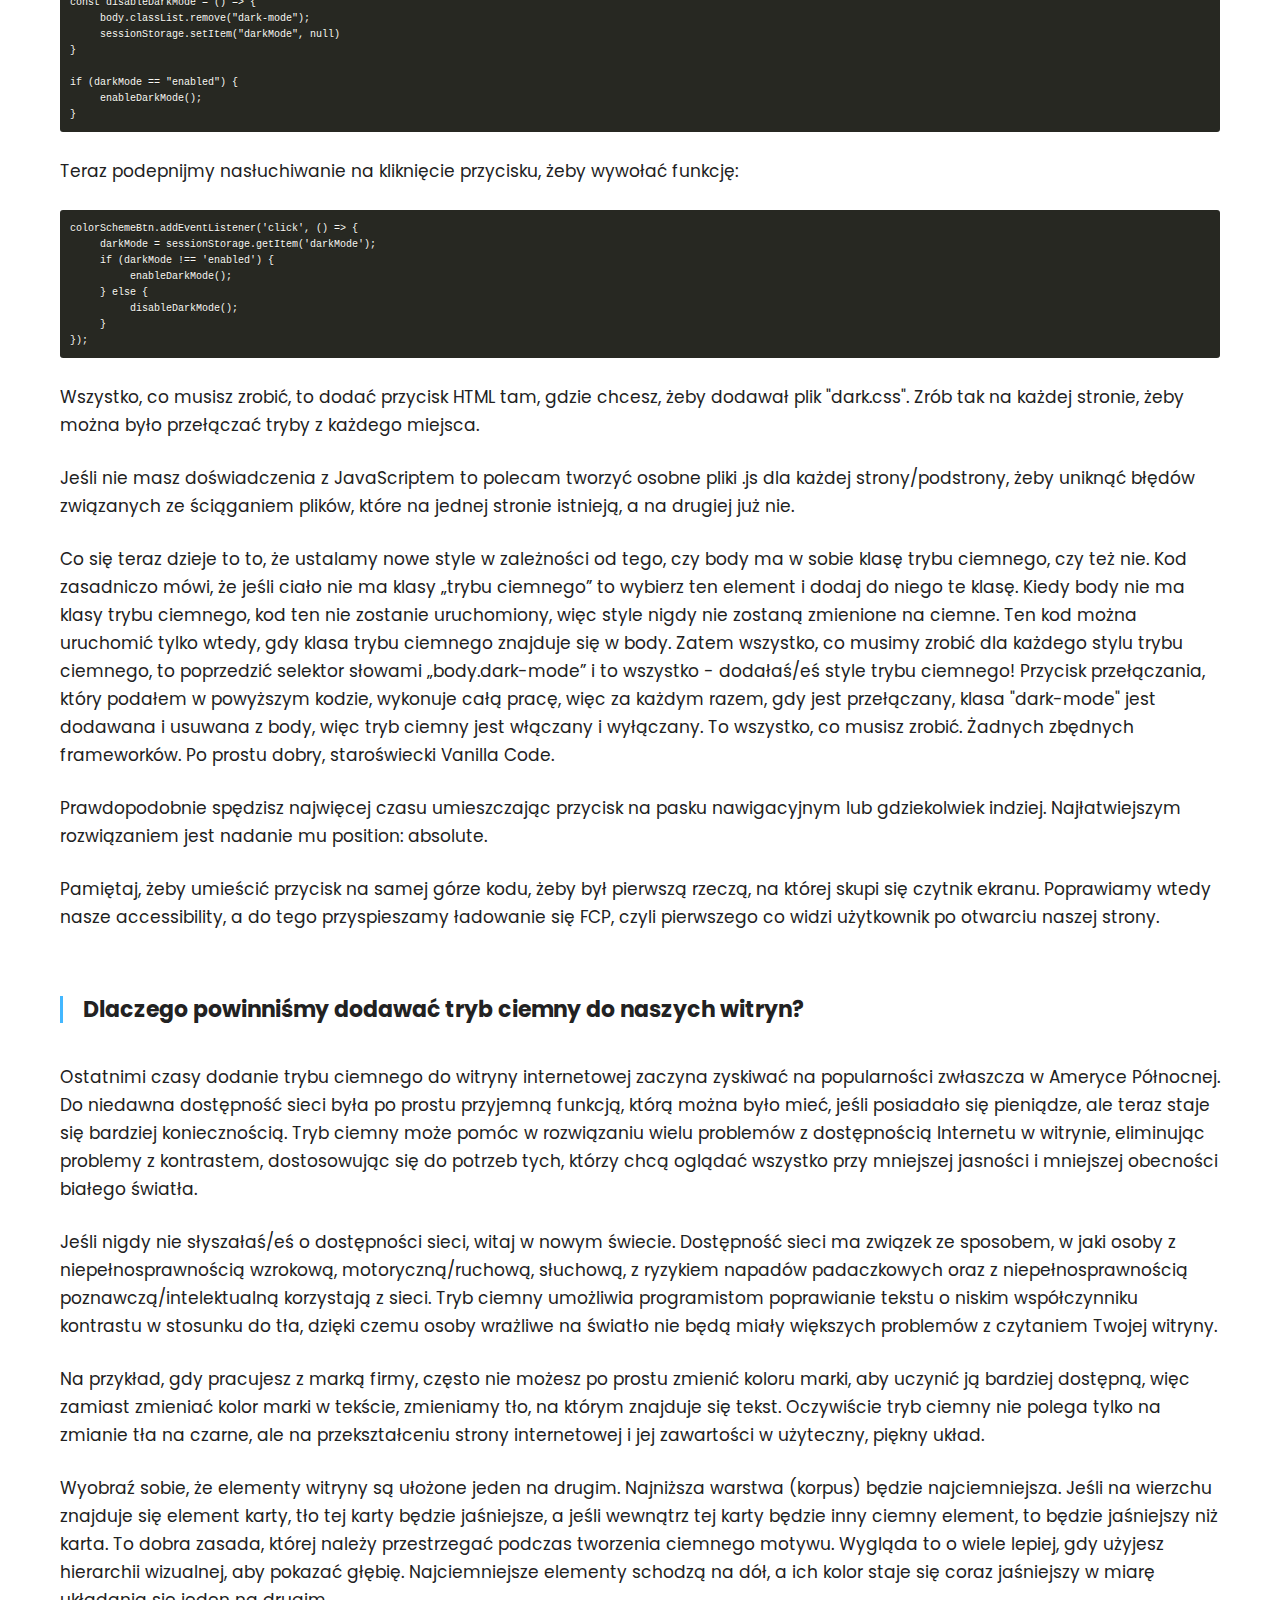
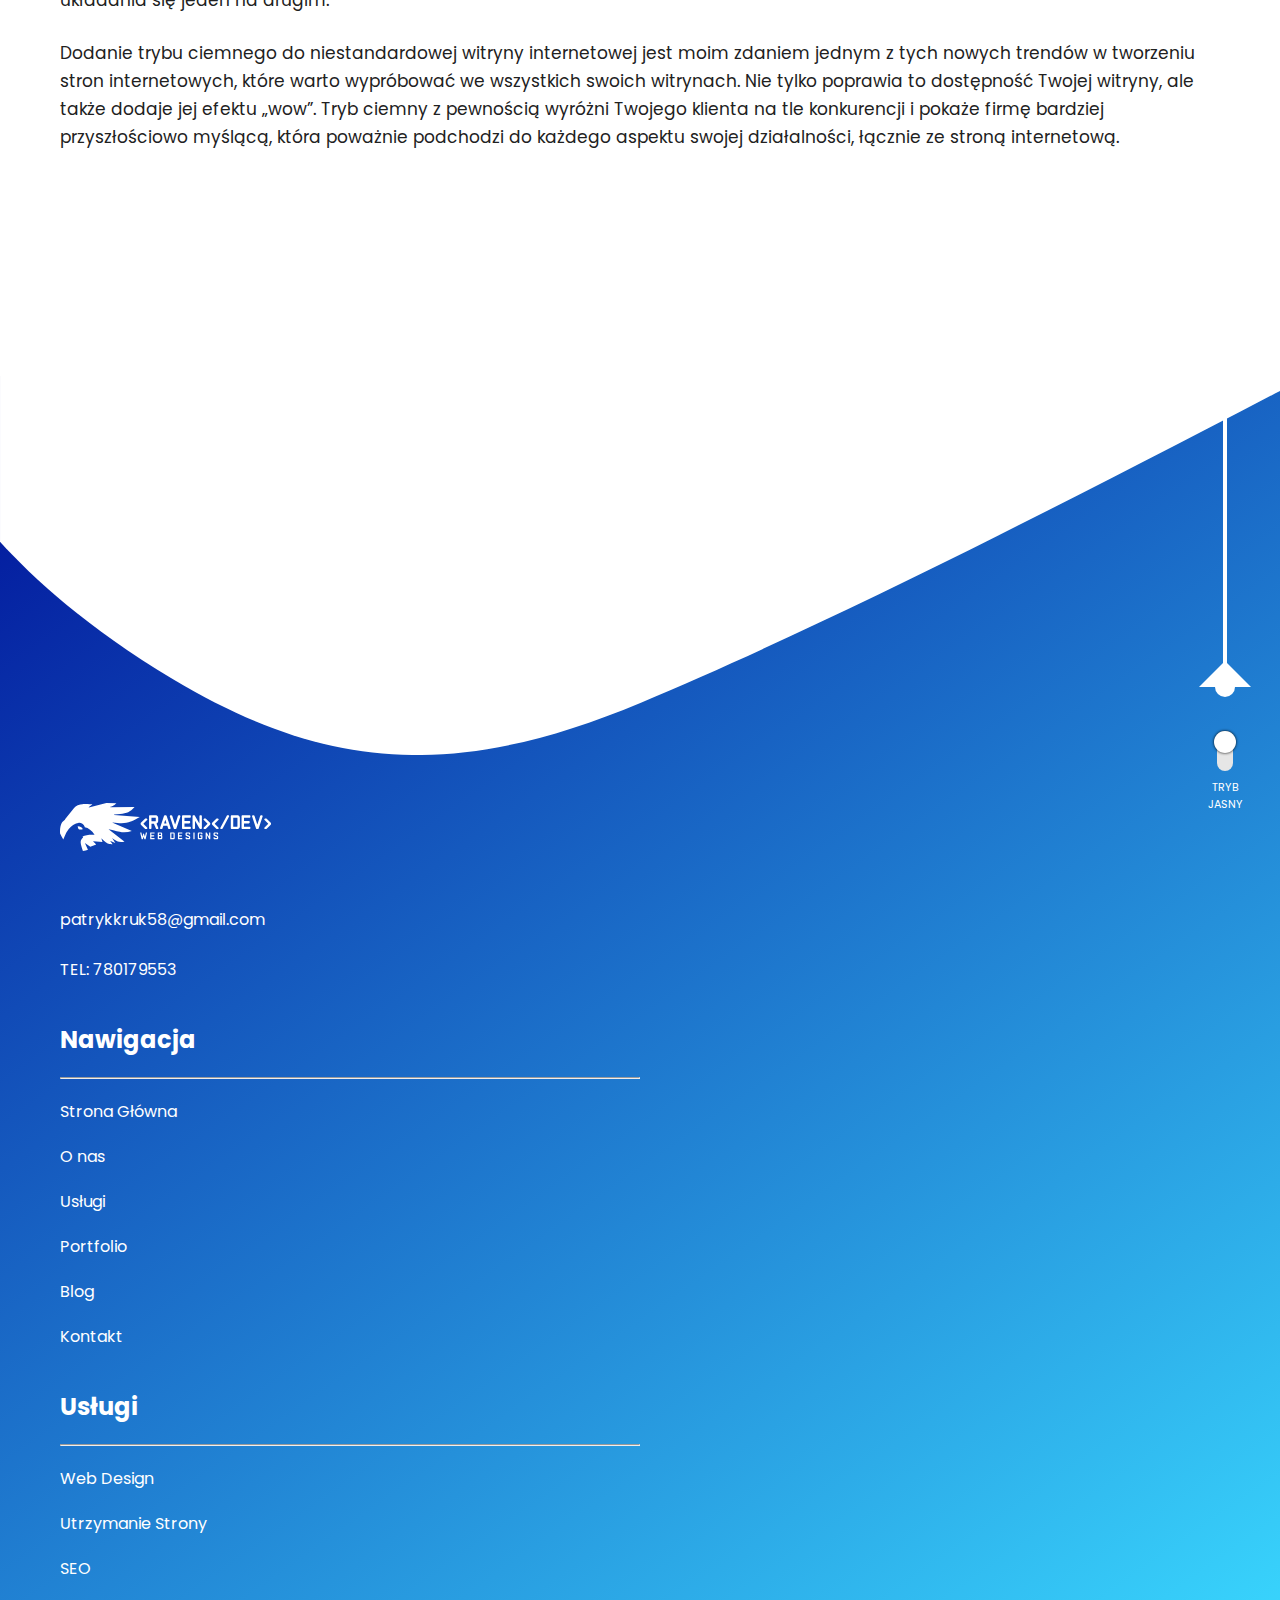
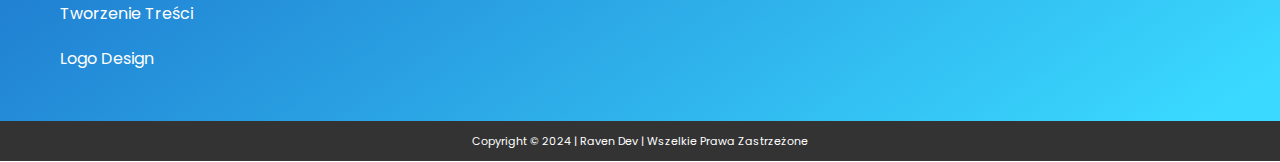
<file: jak-dodac-tryb-ciemny-do-strony.html>
<!DOCTYPE html>
<html lang="pl">
	<head>
		<meta charset="UTF-8" />
		<meta name="viewport" content="width=device-width, initial-scale=1.0" />
		<title>O nas</title>
		<meta name="descripion" content="abc" />
		<link rel="stylesheet" href="./css/article.css" />
		<link rel="stylesheet" href="./css/blog-dark.css" />
	</head>
	<body class="aboutus-body">
		<header class="header">
			<div class="header__bg-img">
				<img src="./img/forest-small.jpg" alt="" />
			</div>
			<div class="header__bg-shadow"></div>
			<div class="header__bg-img-dark d-none">
				<img src="./img/galaxy-small.jpg" alt="" />
			</div>
			<div class="header__bg-shadow-dark d-none"></div>
			<button class="burger-btn" aria-label="menu">
				<div class="burger-btn__box">
					<div class="burger-btn__bar1"></div>
					<div class="burger-btn__bar2"></div>
					<div class="burger-btn__bar3"></div>
				</div>
			</button>
			<button
				class="color-scheme-btn"
				aria-label="zmiana koloru strony na ciemny"
			>
				<div class="color-scheme-btn__box">
					<div class="color-scheme-btn__pill">
						<div class="color-scheme-btn__circle"></div>
					</div>
				</div>
				<p class="light">TRYB JASNY</p>
				<p class="dark d-none">TRYB CIEMNY</p>
			</button>

			<nav class="nav-mobile d-flex">
				<ul class="">
					<li class=""><a href="index.html">Strona Główna</a></li>
					<li><a href="onas.html">O nas</a></li>
					<li><a href="uslugi.html">Usługi</a></li>
					<li>
						<a href="index.html#portfolio">Portfolio</a>
					</li>
					<li><a href="blog.html">Blog</a></li>
					<li><a href="kontakt.html">Kontakt</a></li>
				</ul>
			</nav>
			<div class="nav-mobile-background"></div>
			<div class="wrapper">
				<div class="logo">
					<div class="logo__clickable">
						<a href="index.html"
							><img
								src="./img/icons/logoRavenDev.svg"
								alt="logo firmy Raven Dev"
							/>
							<div class="text">
								<p>Po Zmroku</p>
							</div></a
						>
					</div>
				</div>

				<div class="header__text">
					<p>
						Blog <br />
						18 Maj 2024
					</p>
				</div>
			</div>
		</header>
		<main>
			<section class="blog">
				<article class="wrapper">
					<div class="owner-photo">
						<img src="./img/moon.jpg" alt="" />
					</div>

					<h1>Jak dodać tryb ciemny (dark-mode) do strony internetowej?</h1>
					<div class="items">
						<div class="item">
							<img src="./img/me.jpg" alt="" />
							<div class="item__text">
								<p>PATRYK KRUK</p>
								<p><span>18.05.2024</span></p>
							</div>
						</div>
					</div>
					<hr />
					<div class="h2">
						<h2>
							Dodawanie trybu ciemnego do Twojej strony w mniej niż 5 minut
						</h2>
					</div>
					<p class="paragraph">
						W tym artykule pokażę Ci, jak łatwo i bez frameworków dodać
						działający tryb ciemny do swojej witryny w mniej niż 5 minut i
						udostępnię Ci cały kod - łącznie z przyciskiem.
					</p>
					<p class="paragraph">
						Aby od razu przejść do rzeczy, oto kod umożliwiający dodanie trybu
						ciemnego do Twojej witryny. Zalecam posiadanie osobnego arkusza
						stylów dark.scss dla wszystkich stylów trybu ciemnego. Wszystko, co
						musisz zrobić, to skopiować i wkleić kody HTML, SCSS i JS do swojego
						projektu i użyć tego selektora w pliku dark.scss, aby wybrać klasę,
						w której chcesz dodać style trybu ciemnego:
					</p>
					<div class="code">
						<code>
							body.dark-mode .targetowanyElement { <br />
							&nbsp; &nbsp; &nbsp; background-color: #000000; <br />
							}
						</code>
					</div>

					<div class="h2 second-article">
						<h2>HTML dla przycisku</h2>
					</div>

					<pre
						class="code"
					><code><span><</span>button class="color-scheme-btn" aria-label="zmiana koloru strony na ciemny"><br><span>&nbsp;&nbsp;&nbsp;<</span>div class="color-scheme-btn__box"> <br><span>&nbsp;&nbsp;&nbsp;&nbsp;&nbsp;&nbsp;<</span>div class="color-scheme-btn__pill"><br>&nbsp;&nbsp;&nbsp;&nbsp;&nbsp;&nbsp;&nbsp;&nbsp;&nbsp;<span><</span>div class="color-scheme-btn__circle"><span><</span>/div><br><span>&nbsp;&nbsp;&nbsp;&nbsp;&nbsp;&nbsp;<</span>/div><br><span>&nbsp;&nbsp;&nbsp;<</span>/div><br><span><</span>/button></code>
					</pre>

					<div class="h2 second-article">
						<h2>SCSS dla przycisku</h2>
					</div>

					<div class="code">
						<code>
							.color-scheme-btn { <br />
							&nbsp; &nbsp; &nbsp;position: absolute;<br />
							&nbsp; &nbsp; &nbsp;top: 2rem;<br />
							&nbsp; &nbsp; &nbsp;right: 0;<br />
							&nbsp; &nbsp; &nbsp;width: 7rem;<br />
							&nbsp; &nbsp; &nbsp;height: 7rem;<br />
							&nbsp; &nbsp; &nbsp;border: 1px solid transparent;<br />
							&nbsp; &nbsp; &nbsp;display: flex;<br />
							&nbsp; &nbsp; &nbsp;flex-direction: column;<br />
							&nbsp; &nbsp; &nbsp;justify-content: space-evenly;<br />
							&nbsp; &nbsp; &nbsp;align-items: center;<br />
							&nbsp; &nbsp; &nbsp;background: none;<br />
							&nbsp; &nbsp; &nbsp;color: #fff;<br />
							&nbsp; &nbsp; &nbsp;cursor: pointer; <br />
							<br />
							&nbsp; &nbsp; &nbsp;&__box { <br />
							&nbsp; &nbsp; &nbsp;&nbsp; &nbsp; &nbsp;width: 3rem;<br />
							&nbsp; &nbsp; &nbsp;&nbsp; &nbsp; &nbsp;height: 3rem;<br />
							&nbsp; &nbsp; &nbsp;&nbsp; &nbsp; &nbsp;display: flex;<br />
							&nbsp; &nbsp; &nbsp;&nbsp; &nbsp; &nbsp;flex-direction: column;<br />
							&nbsp; &nbsp; &nbsp;&nbsp; &nbsp; &nbsp;justify-content:
							center;<br />
							&nbsp; &nbsp; &nbsp;&nbsp; &nbsp; &nbsp;align-items: center;<br />
							&nbsp; &nbsp; &nbsp;} <br />
							<br />
							&nbsp; &nbsp; &nbsp;&__pill { <br />
							&nbsp; &nbsp; &nbsp;&nbsp; &nbsp; &nbsp;position: relative;<br />
							&nbsp; &nbsp; &nbsp;&nbsp; &nbsp; &nbsp;width: 4rem;<br />
							&nbsp; &nbsp; &nbsp;&nbsp; &nbsp; &nbsp;height: 1.6rem;<br />
							&nbsp; &nbsp; &nbsp;&nbsp; &nbsp; &nbsp;display: flex;<br />
							&nbsp; &nbsp; &nbsp;&nbsp; &nbsp; &nbsp;align-items: center;<br />
							&nbsp; &nbsp; &nbsp;&nbsp; &nbsp; &nbsp;border-radius: 8px;<br />
							&nbsp; &nbsp; &nbsp;&nbsp; &nbsp; &nbsp;background-color:
							#e6e6e6;<br />
							&nbsp; &nbsp; &nbsp;} <br /><br />
							&nbsp; &nbsp; &nbsp;&__circle {<br />
							&nbsp; &nbsp; &nbsp;&nbsp; &nbsp; &nbsp;position: absolute;<br />
							&nbsp; &nbsp; &nbsp;&nbsp; &nbsp; &nbsp;left: 0;<br />
							&nbsp; &nbsp; &nbsp;&nbsp; &nbsp; &nbsp;height: 2.2rem;<br />
							&nbsp; &nbsp; &nbsp;&nbsp; &nbsp; &nbsp;width: 2.2rem;<br />
							&nbsp; &nbsp; &nbsp;&nbsp; &nbsp; &nbsp;border-radius: 50%;<br />
							&nbsp; &nbsp; &nbsp;&nbsp; &nbsp; &nbsp;background-color: #fff;<br />
							&nbsp; &nbsp; &nbsp;&nbsp; &nbsp; &nbsp;box-shadow: 0px 0px 3px
							0px #000;<br />
							&nbsp; &nbsp; &nbsp;&nbsp; &nbsp; &nbsp;transition: left 0.3s;<br />
							&nbsp; &nbsp; &nbsp;} <br />
							}
						</code>
					</div>
					<div class="h2 second-article">
						<h2>SCSS dla przycisku w pliku dark.scss</h2>
					</div>

					<div class="code">
						<code>
							.color-scheme-btn { <br />
							&nbsp; &nbsp; &nbsp;&__pill { <br />
							&nbsp; &nbsp; &nbsp;&nbsp; &nbsp; &nbsp;background-color: #43b7ff;
							<br />
							&nbsp; &nbsp; &nbsp;} <br />
							<br />
							&nbsp; &nbsp; &nbsp;&__circle { <br />
							&nbsp; &nbsp; &nbsp;&nbsp; &nbsp; &nbsp;left: 2rem; <br />
							&nbsp; &nbsp; &nbsp;} <br />
							}
						</code>
					</div>

					<p class="paragraph">
						Skopiuj i wklej ten kod do własnego pliku "dark.scss". Zapisz tam
						style dla trybu ciemnego i upewnij się, że linkujesz arkusz dark.css
						w nagłówku HTML (head) pod linkiem do głównego CSSa po to, żeby po
						dodaniu klasy "dark-mode" za pomocą przycisku, style głównego CSSa
						były nadpisane przez "dark.css". W tym kodzie zmieniłem kolor "pill"
						i pozycje "circle". Dzięki temu na każdej podstronie w witrynie,
						przycisk pozostanie w pozycji włączonej. To samo tyczy się styli dla
						każdego elementu, które nadasz w pliku "dark.css".
					</p>
					<div class="h2 second-article">
						<h2>JAVASCRIPT</h2>
					</div>
					<p class="paragraph">
						Najpierw ściągnijmy nasze body i nasz przycisk:
					</p>
					<div class="code">
						<code>
							const body = document.querySelector('body'); <br />
							const colorSchemeBtn = body.querySelector('.color-scheme-btn');
						</code>
					</div>

					<p class="paragraph">
						Następnie pozwólmy przeglądarce użytkownika zapisać ustawienie
						naszego trybu, żeby tryb ciemny pozostawał uruchomiony na każdej
						stronie w witrynie:
					</p>

					<div class="code">
						<code> let darkMode = sessionStorage.getItem('darkMode'); </code>
					</div>
					<p class="paragraph">
						Jeśli chcesz, żeby tryb ciemny pozostał włączony nawet jak
						użytkownik opuści stronę to zamiast sessionStorage możesz użyć
						localStorage. W ten sposób zapisujemy ustawienia w witrynie lokalnie
						w przeglądarce użytkownika i tryb ciemny pozostanie włączony nawet
						jak użytkownik opuści stronę i wróci do niej po dłuższym czasie.
					</p>
					<p class="paragraph">
						Teraz napiszmy funkcję, która będzie dodawać i usuwać klasę
						"dark-mode" z naszego body:
					</p>
					<div class="code">
						<code>
							const enableDarkMode = () => { <br />
							&nbsp; &nbsp; &nbsp;body.classList.add("dark-mode"); <br />
							&nbsp; &nbsp; &nbsp;sessionStorage.setItem("darkMode", "enabled")
							<br />
							} <br />
							<br />
							const disableDarkMode = () => { <br />
							&nbsp; &nbsp; &nbsp;body.classList.remove("dark-mode"); <br />
							&nbsp; &nbsp; &nbsp;sessionStorage.setItem("darkMode", null)
							<br />
							} <br /><br />
							if (darkMode == "enabled") { <br />
							&nbsp; &nbsp; &nbsp;enableDarkMode(); <br />
							}
						</code>
					</div>
					<p class="paragraph">
						Teraz podepnijmy nasłuchiwanie na kliknięcie przycisku, żeby wywołać
						funkcję:
					</p>
					<div class="code">
						<code>
							colorSchemeBtn.addEventListener('click', () => { <br />
							&nbsp; &nbsp; &nbsp;darkMode = sessionStorage.getItem('darkMode');
							<br />
							&nbsp; &nbsp; &nbsp;if (darkMode !== 'enabled') { <br />
							&nbsp; &nbsp; &nbsp;&nbsp; &nbsp; &nbsp;enableDarkMode(); <br />
							&nbsp; &nbsp; &nbsp;} else { <br />
							&nbsp; &nbsp; &nbsp;&nbsp; &nbsp; &nbsp;disableDarkMode(); <br />
							&nbsp; &nbsp; &nbsp;} <br />
							});
						</code>
					</div>
					<p class="paragraph">
						Wszystko, co musisz zrobić, to dodać przycisk HTML tam, gdzie
						chcesz, żeby dodawał plik "dark.css". Zrób tak na każdej stronie,
						żeby można było przełączać tryby z każdego miejsca.
					</p>
					<p class="paragraph">
						Jeśli nie masz doświadczenia z JavaScriptem to polecam tworzyć
						osobne pliki .js dla każdej strony/podstrony, żeby uniknąć błędów
						związanych ze ściąganiem plików, które na jednej stronie istnieją, a
						na drugiej już nie.
					</p>
					<p class="paragraph">
						Co się teraz dzieje to to, że ustalamy nowe style w zależności od
						tego, czy body ma w sobie klasę trybu ciemnego, czy też nie. Kod
						zasadniczo mówi, że jeśli ciało nie ma klasy „trybu ciemnego” to
						wybierz ten element i dodaj do niego te klasę. Kiedy body nie ma
						klasy trybu ciemnego, kod ten nie zostanie uruchomiony, więc style
						nigdy nie zostaną zmienione na ciemne. Ten kod można uruchomić tylko
						wtedy, gdy klasa trybu ciemnego znajduje się w body. Zatem wszystko,
						co musimy zrobić dla każdego stylu trybu ciemnego, to poprzedzić
						selektor słowami „body.dark-mode” i to wszystko - dodałaś/eś style
						trybu ciemnego! Przycisk przełączania, który podałem w powyższym
						kodzie, wykonuje całą pracę, więc za każdym razem, gdy jest
						przełączany, klasa "dark-mode" jest dodawana i usuwana z body, więc
						tryb ciemny jest włączany i wyłączany. To wszystko, co musisz
						zrobić. Żadnych zbędnych frameworków. Po prostu dobry, staroświecki
						Vanilla Code.
					</p>
					<p class="paragraph">
						Prawdopodobnie spędzisz najwięcej czasu umieszczając przycisk na
						pasku nawigacyjnym lub gdziekolwiek indziej. Najłatwiejszym
						rozwiązaniem jest nadanie mu position: absolute.
					</p>
					<p class="paragraph">
						Pamiętaj, żeby umieścić przycisk na samej górze kodu, żeby był
						pierwszą rzeczą, na której skupi się czytnik ekranu. Poprawiamy
						wtedy nasze accessibility, a do tego przyspieszamy ładowanie się
						FCP, czyli pierwszego co widzi użytkownik po otwarciu naszej strony.
					</p>
					<div class="h2 second-article">
						<h2>Dlaczego powinniśmy dodawać tryb ciemny do naszych witryn?</h2>
					</div>

					<p class="paragraph">
						Ostatnimi czasy dodanie trybu ciemnego do witryny internetowej
						zaczyna zyskiwać na popularności zwłaszcza w Ameryce Północnej. Do
						niedawna dostępność sieci była po prostu przyjemną funkcją, którą
						można było mieć, jeśli posiadało się pieniądze, ale teraz staje się
						bardziej koniecznością. Tryb ciemny może pomóc w rozwiązaniu wielu
						problemów z dostępnością Internetu w witrynie, eliminując problemy z
						kontrastem, dostosowując się do potrzeb tych, którzy chcą oglądać
						wszystko przy mniejszej jasności i mniejszej obecności białego
						światła.
					</p>
					<p class="paragraph">
						Jeśli nigdy nie słyszałaś/eś o dostępności sieci, witaj w nowym
						świecie. Dostępność sieci ma związek ze sposobem, w jaki osoby z
						niepełnosprawnością wzrokową, motoryczną/ruchową, słuchową, z
						ryzykiem napadów padaczkowych oraz z niepełnosprawnością
						poznawczą/intelektualną korzystają z sieci. Tryb ciemny umożliwia
						programistom poprawianie tekstu o niskim współczynniku kontrastu w
						stosunku do tła, dzięki czemu osoby wrażliwe na światło nie będą
						miały większych problemów z czytaniem Twojej witryny.
					</p>
					<p class="paragraph">
						Na przykład, gdy pracujesz z marką firmy, często nie możesz po
						prostu zmienić koloru marki, aby uczynić ją bardziej dostępną, więc
						zamiast zmieniać kolor marki w tekście, zmieniamy tło, na którym
						znajduje się tekst. Oczywiście tryb ciemny nie polega tylko na
						zmianie tła na czarne, ale na przekształceniu strony internetowej i
						jej zawartości w użyteczny, piękny układ.
					</p>
					<p class="paragraph">
						Wyobraź sobie, że elementy witryny są ułożone jeden na drugim.
						Najniższa warstwa (korpus) będzie najciemniejsza. Jeśli na wierzchu
						znajduje się element karty, tło tej karty będzie jaśniejsze, a jeśli
						wewnątrz tej karty będzie inny ciemny element, to będzie jaśniejszy
						niż karta. To dobra zasada, której należy przestrzegać podczas
						tworzenia ciemnego motywu. Wygląda to o wiele lepiej, gdy użyjesz
						hierarchii wizualnej, aby pokazać głębię. Najciemniejsze elementy
						schodzą na dół, a ich kolor staje się coraz jaśniejszy w miarę
						układania się jeden na drugim.
					</p>
					<p class="paragraph">
						Dodanie trybu ciemnego do niestandardowej witryny internetowej jest
						moim zdaniem jednym z tych nowych trendów w tworzeniu stron
						internetowych, które warto wypróbować we wszystkich swoich
						witrynach. Nie tylko poprawia to dostępność Twojej witryny, ale
						także dodaje jej efektu „wow”. Tryb ciemny z pewnością wyróżni
						Twojego klienta na tle konkurencji i pokaże firmę bardziej
						przyszłościowo myślącą, która poważnie podchodzi do każdego aspektu
						swojej działalności, łącznie ze stroną internetową.
					</p>
				</article>
			</section>
		</main>
		<footer class="footer">
			<div class="swoosh">
				<img class="swoosh-one one" src="./img/icons/swoosh-inner.svg" alt="" />
				<img
					class="swoosh-two twos d-none"
					src="./img/icons/swoosh-inner-dark.svg"
					alt=""
				/>
			</div>

			<div class="wrapper">
				<div class="lamp">
					<div class="cable"></div>
					<div class="triangle"></div>
					<div class="bulb"></div>
					<button
						class="color-scheme-btn2"
						aria-label="zmiana koloru strony na ciemny"
					>
						<div class="color-scheme-btn2__box">
							<div class="color-scheme-btn2__pill">
								<div class="color-scheme-btn2__circle"></div>
							</div>
						</div>
						<p class="light-text">
							TRYB <br />
							JASNY
						</p>
						<p class="dark-text d-none">
							TRYB <br />
							CIEMNY
						</p>
					</button>
				</div>

				<div class="logo">
					<div class="logo__clickable">
						<img
							src="./img/icons/logoRavenDev.svg"
							alt="logo firmy Raven Dev"
						/>
					</div>
				</div>
				<div class="contact">
					<a href="mailto:patrykkruk58@gmail.com" target="_blank"
						>patrykkruk58@gmail.com</a
					>
					<br /><br />
					<a href="tel:780179553" target="_blank">TEL: 780179553</a>
				</div>
				<h2>Nawigacja</h2>
				<hr />
				<a href="index.html">Strona Główna</a>
				<a href="onas.html">O nas</a>
				<a href="uslugi.html">Usługi</a>
				<a href="index.html#portfolio">Portfolio</a>
				<a href="blog.html">Blog</a>
				<a href="kontakt.html">Kontakt</a>
				<h2>Usługi</h2>
				<hr />
				<a href="">Web Design</a>
				<a href="">Utrzymanie Strony</a>
				<a href="">SEO</a>
				<a href="">Tworzenie Treści</a>
				<a href="">Logo Design</a>
			</div>
			<div class="brand">
				<p>Copyright &copy; 2024 | Raven Dev | Wszelkie Prawa Zastrzeżone</p>
			</div>
		</footer>
		<script src="./js/article.js"></script>
	</body>
</html>
</file>
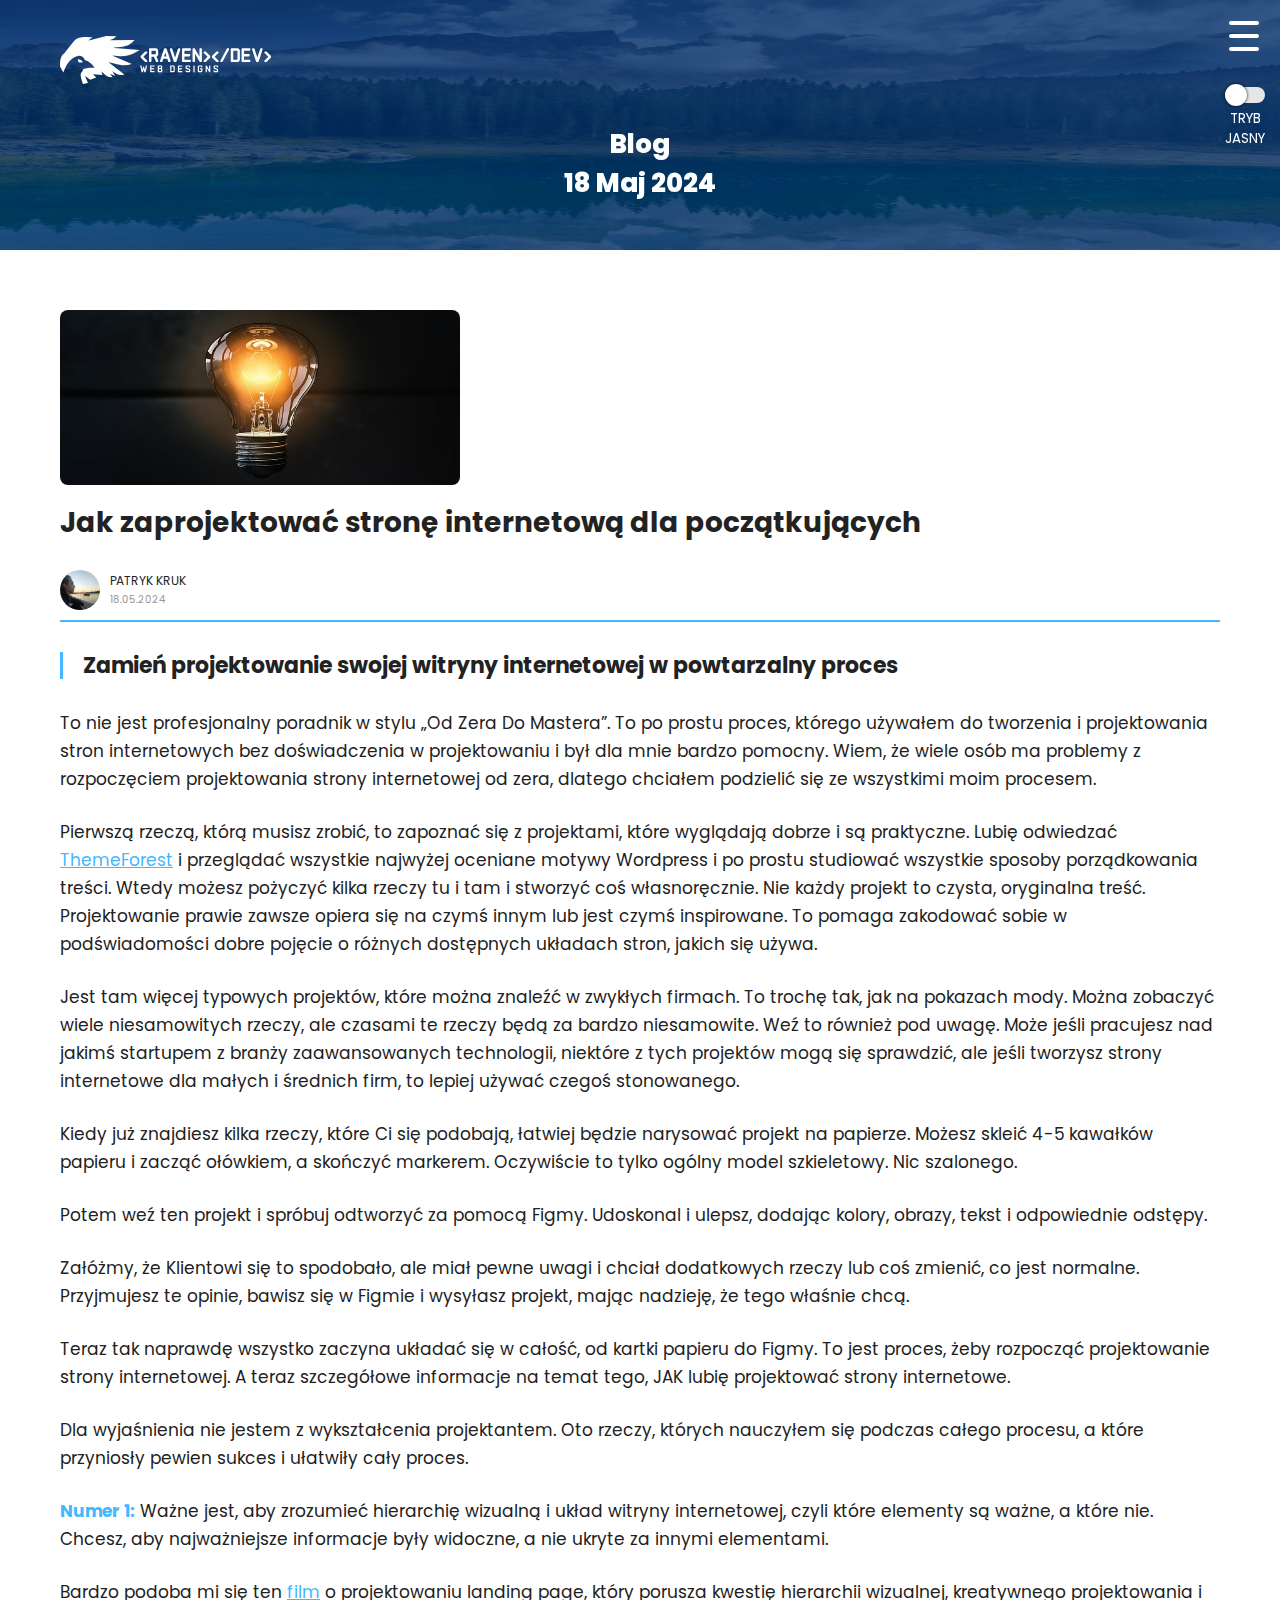
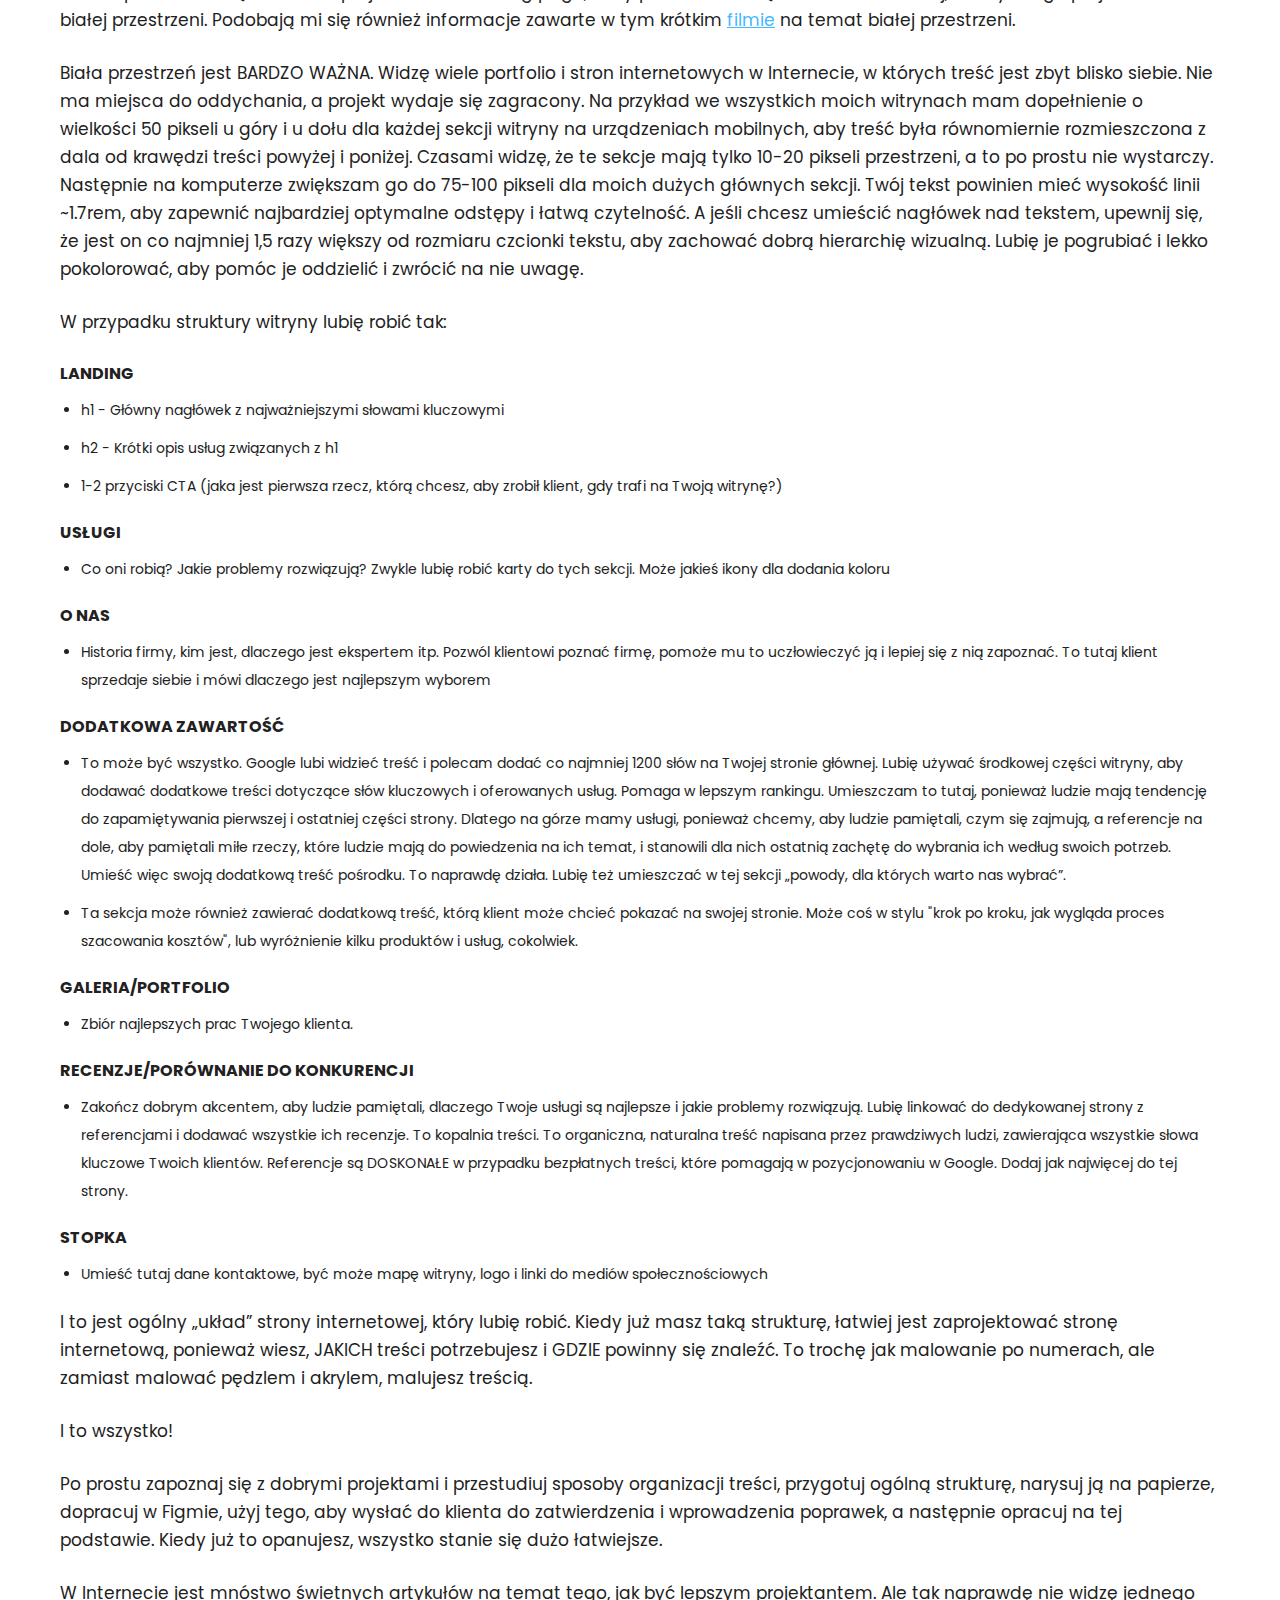
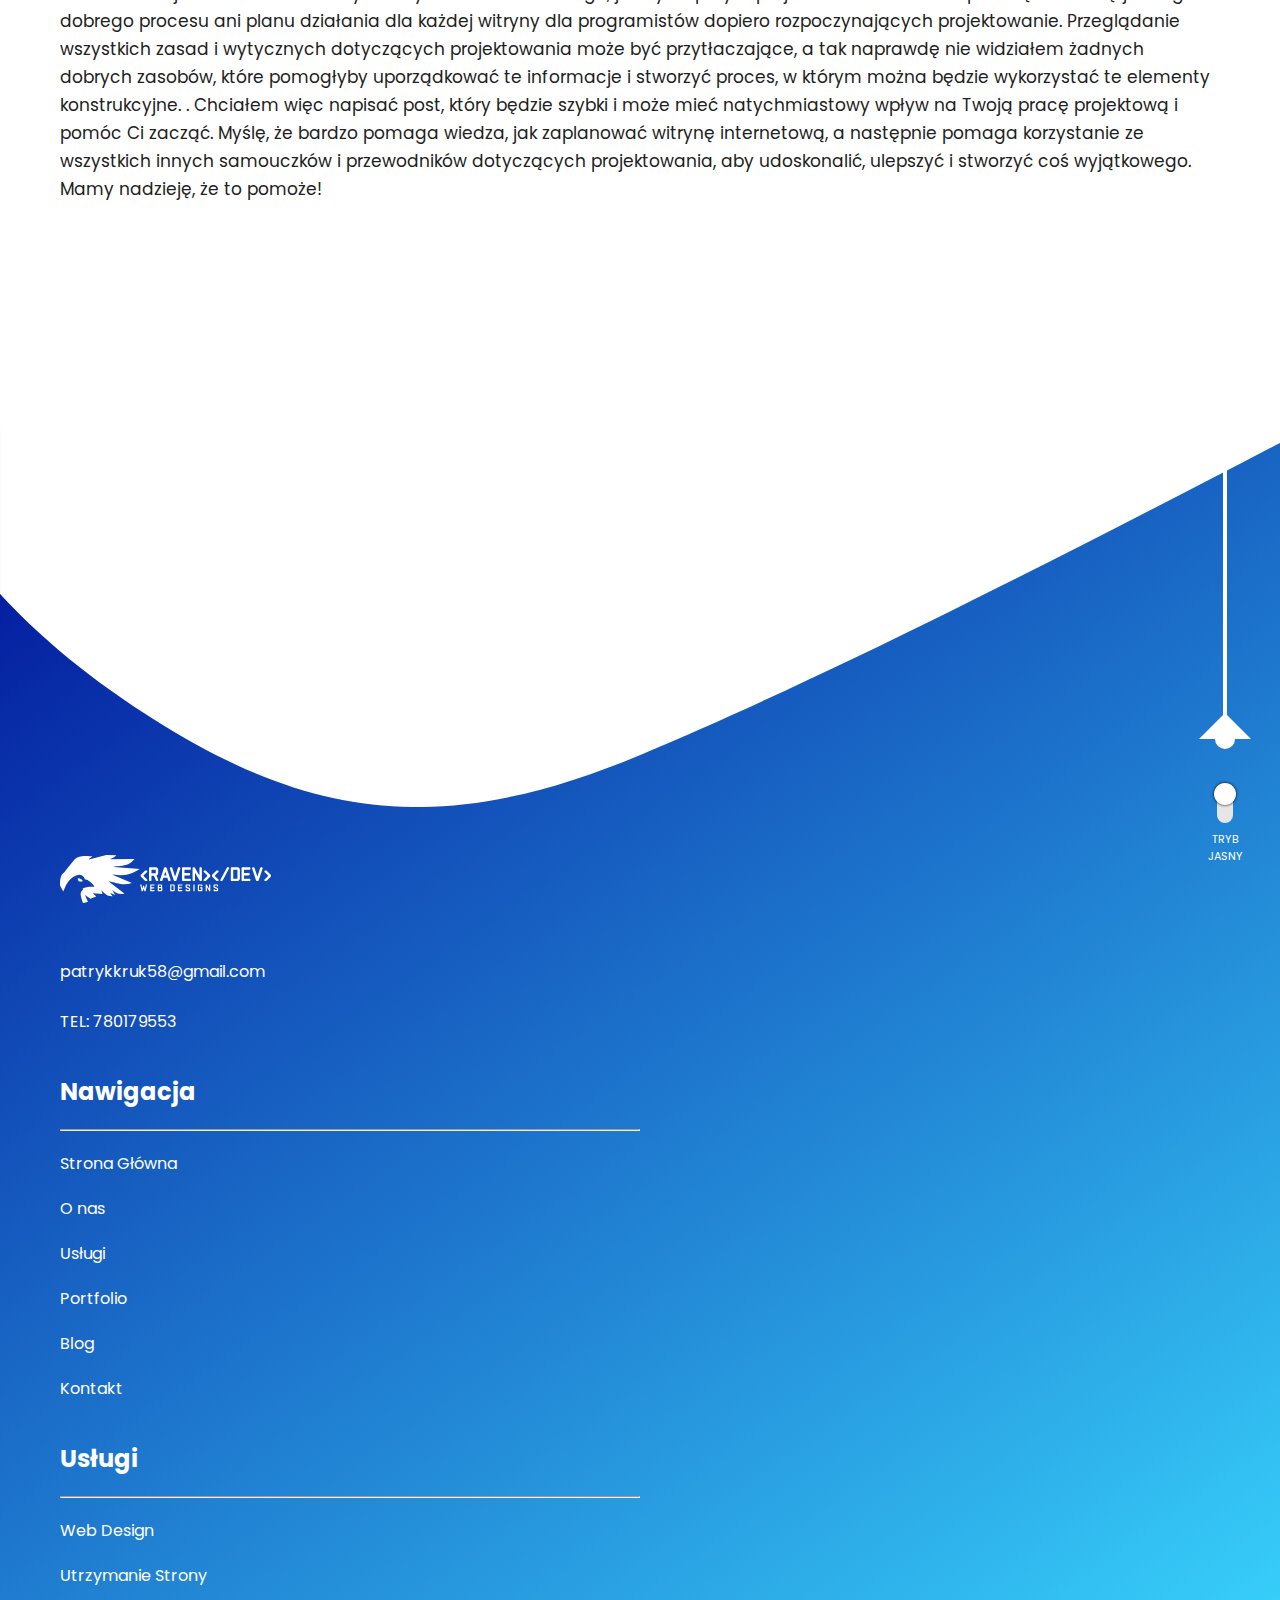
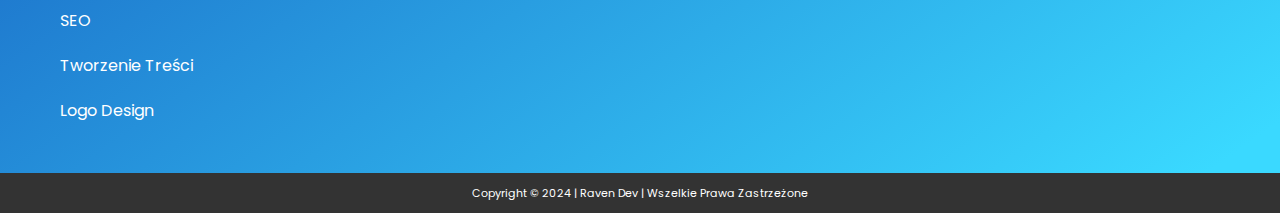
<file: jak-zaprojektowac-strone-internetowa-dla-poczatkujacych.html>
<!DOCTYPE html>
<html lang="pl">
	<head>
		<meta charset="UTF-8" />
		<meta name="viewport" content="width=device-width, initial-scale=1.0" />
		<title>O nas</title>
		<meta name="descripion" content="abc" />
		<link rel="stylesheet" href="./css/article.css" />
		<link rel="stylesheet" href="./css/blog-dark.css" />
	</head>
	<body class="aboutus-body">
		<header class="header">
			<div class="header__bg-img">
				<img src="./img/forest-small.jpg" alt="" />
			</div>
			<div class="header__bg-shadow"></div>
			<div class="header__bg-img-dark d-none">
				<img src="./img/galaxy-small.jpg" alt="" />
			</div>
			<div class="header__bg-shadow-dark d-none"></div>
			<button class="burger-btn" aria-label="menu">
				<div class="burger-btn__box">
					<div class="burger-btn__bar1"></div>
					<div class="burger-btn__bar2"></div>
					<div class="burger-btn__bar3"></div>
				</div>
			</button>
			<button
				class="color-scheme-btn"
				aria-label="zmiana koloru strony na ciemny"
			>
				<div class="color-scheme-btn__box">
					<div class="color-scheme-btn__pill">
						<div class="color-scheme-btn__circle"></div>
					</div>
				</div>
				<p class="light">TRYB JASNY</p>
				<p class="dark d-none">TRYB CIEMNY</p>
			</button>

			<nav class="nav-mobile d-flex">
				<ul class="">
					<li class=""><a href="index.html">Strona Główna</a></li>
					<li><a href="onas.html">O nas</a></li>
					<li><a href="uslugi.html">Usługi</a></li>
					<li>
						<a href="index.html#portfolio">Portfolio</a>
					</li>
					<li><a href="blog.html">Blog</a></li>
					<li><a href="kontakt.html">Kontakt</a></li>
				</ul>
			</nav>
			<div class="nav-mobile-background"></div>
			<div class="wrapper">
				<div class="logo">
					<div class="logo__clickable">
						<a href="index.html"
							><img
								src="./img/icons/logoRavenDev.svg"
								alt="logo firmy Raven Dev"
							/>
							<div class="text">
								<p>Po Zmroku</p>
							</div></a
						>
					</div>
				</div>

				<div class="header__text">
					<p>
						Blog <br />
						18 Maj 2024
					</p>
				</div>
			</div>
		</header>
		<main>
			<section class="blog">
				<article class="wrapper">
					<div class="owner-photo">
						<img src="./img/idea.jpg" alt="" />
					</div>

					<h1>Jak zaprojektować stronę internetową dla początkujących</h1>
					<div class="items">
						<div class="item">
							<img src="./img/me.jpg" alt="" />
							<div class="item__text">
								<p>PATRYK KRUK</p>
								<p><span>18.05.2024</span></p>
							</div>
						</div>
					</div>
					<hr />
					<div class="h2">
						<h2>
							Zamień projektowanie swojej witryny internetowej w powtarzalny
							proces
						</h2>
					</div>

					<p class="paragraph">
						To nie jest profesjonalny poradnik w stylu „Od Zera Do Mastera”. To
						po prostu proces, którego używałem do tworzenia i projektowania
						stron internetowych bez doświadczenia w projektowaniu i był dla mnie
						bardzo pomocny. Wiem, że wiele osób ma problemy z rozpoczęciem
						projektowania strony internetowej od zera, dlatego chciałem
						podzielić się ze wszystkimi moim procesem.
					</p>
					<p class="paragraph">
						Pierwszą rzeczą, którą musisz zrobić, to zapoznać się z projektami,
						które wyglądają dobrze i są praktyczne. Lubię odwiedzać
						<a href="https://themeforest.net/" target="_blank">ThemeForest</a> i
						przeglądać wszystkie najwyżej oceniane motywy Wordpress i po prostu
						studiować wszystkie sposoby porządkowania treści. Wtedy możesz
						pożyczyć kilka rzeczy tu i tam i stworzyć coś własnoręcznie. Nie
						każdy projekt to czysta, oryginalna treść. Projektowanie prawie
						zawsze opiera się na czymś innym lub jest czymś inspirowane. To
						pomaga zakodować sobie w podświadomości dobre pojęcie o różnych
						dostępnych układach stron, jakich się używa.
					</p>
					<p class="paragraph">
						Jest tam więcej typowych projektów, które można znaleźć w zwykłych
						firmach. To trochę tak, jak na pokazach mody. Można zobaczyć wiele
						niesamowitych rzeczy, ale czasami te rzeczy będą za bardzo
						niesamowite. Weź to również pod uwagę. Może jeśli pracujesz nad
						jakimś startupem z branży zaawansowanych technologii, niektóre z
						tych projektów mogą się sprawdzić, ale jeśli tworzysz strony
						internetowe dla małych i średnich firm, to lepiej używać czegoś
						stonowanego.
					</p>
					<p class="paragraph">
						Kiedy już znajdiesz kilka rzeczy, które Ci się podobają, łatwiej
						będzie narysować projekt na papierze. Możesz skleić 4-5 kawałków
						papieru i zacząć ołówkiem, a skończyć markerem. Oczywiście to tylko
						ogólny model szkieletowy. Nic szalonego.
					</p>
					<p class="paragraph">
						Potem weź ten projekt i spróbuj odtworzyć za pomocą Figmy. Udoskonal
						i ulepsz, dodając kolory, obrazy, tekst i odpowiednie odstępy.
					</p>
					<p class="paragraph">
						Załóżmy, że Klientowi się to spodobało, ale miał pewne uwagi i
						chciał dodatkowych rzeczy lub coś zmienić, co jest normalne.
						Przyjmujesz te opinie, bawisz się w Figmie i wysyłasz projekt, mając
						nadzieję, że tego właśnie chcą.
					</p>
					<p class="paragraph">
						Teraz tak naprawdę wszystko zaczyna układać się w całość, od kartki
						papieru do Figmy. To jest proces, żeby rozpocząć projektowanie
						strony internetowej. A teraz szczegółowe informacje na temat tego,
						JAK lubię projektować strony internetowe.
					</p>
					<p class="paragraph">
						Dla wyjaśnienia nie jestem z wykształcenia projektantem. Oto rzeczy,
						których nauczyłem się podczas całego procesu, a które przyniosły
						pewien sukces i ułatwiły cały proces.
					</p>
					<p class="paragraph">
						<span>Numer 1:</span> Ważne jest, aby zrozumieć hierarchię wizualną
						i układ witryny internetowej, czyli które elementy są ważne, a które
						nie. Chcesz, aby najważniejsze informacje były widoczne, a nie
						ukryte za innymi elementami.
					</p>
					<p class="paragraph">
						Bardzo podoba mi się ten
						<a href="https://www.youtube.com/watch?v=bxm89gSRUOE">film</a> o
						projektowaniu landing page, który porusza kwestię hierarchii
						wizualnej, kreatywnego projektowania i białej przestrzeni. Podobają
						mi się również informacje zawarte w tym krótkim
						<a href="https://www.youtube.com/watch?v=8gu4lFtVcyY">filmie</a> na
						temat białej przestrzeni.
					</p>
					<p class="paragraph">
						Biała przestrzeń jest BARDZO WAŻNA. Widzę wiele portfolio i stron
						internetowych w Internecie, w których treść jest zbyt blisko siebie.
						Nie ma miejsca do oddychania, a projekt wydaje się zagracony. Na
						przykład we wszystkich moich witrynach mam dopełnienie o wielkości
						50 pikseli u góry i u dołu dla każdej sekcji witryny na urządzeniach
						mobilnych, aby treść była równomiernie rozmieszczona z dala od
						krawędzi treści powyżej i poniżej. Czasami widzę, że te sekcje mają
						tylko 10-20 pikseli przestrzeni, a to po prostu nie wystarczy.
						Następnie na komputerze zwiększam go do 75-100 pikseli dla moich
						dużych głównych sekcji. Twój tekst powinien mieć wysokość linii
						~1.7rem, aby zapewnić najbardziej optymalne odstępy i łatwą
						czytelność. A jeśli chcesz umieścić nagłówek nad tekstem, upewnij
						się, że jest on co najmniej 1,5 razy większy od rozmiaru czcionki
						tekstu, aby zachować dobrą hierarchię wizualną. Lubię je pogrubiać i
						lekko pokolorować, aby pomóc je oddzielić i zwrócić na nie uwagę.
					</p>
					<p class="paragraph">
						W przypadku struktury witryny lubię robić tak:
					</p>
					<h3>LANDING</h3>
					<ul>
						<li>h1 - Główny nagłówek z najważniejszymi słowami kluczowymi</li>
						<li>h2 - Krótki opis usług związanych z h1</li>
						<li>
							1-2 przyciski CTA (jaka jest pierwsza rzecz, którą chcesz, aby
							zrobił klient, gdy trafi na Twoją witrynę?)
						</li>
					</ul>
					<h3>USŁUGI</h3>
					<ul>
						<li>
							Co oni robią? Jakie problemy rozwiązują? Zwykle lubię robić karty
							do tych sekcji. Może jakieś ikony dla dodania koloru
						</li>
					</ul>
					<h3>O NAS</h3>
					<ul>
						<li>
							Historia firmy, kim jest, dlaczego jest ekspertem itp. Pozwól
							klientowi poznać firmę, pomoże mu to uczłowieczyć ją i lepiej się
							z nią zapoznać. To tutaj klient sprzedaje siebie i mówi dlaczego
							jest najlepszym wyborem
						</li>
					</ul>
					<h3>DODATKOWA ZAWARTOŚĆ</h3>
					<ul>
						<li>
							To może być wszystko. Google lubi widzieć treść i polecam dodać co
							najmniej 1200 słów na Twojej stronie głównej. Lubię używać
							środkowej części witryny, aby dodawać dodatkowe treści dotyczące
							słów kluczowych i oferowanych usług. Pomaga w lepszym rankingu.
							Umieszczam to tutaj, ponieważ ludzie mają tendencję do
							zapamiętywania pierwszej i ostatniej części strony. Dlatego na
							górze mamy usługi, ponieważ chcemy, aby ludzie pamiętali, czym się
							zajmują, a referencje na dole, aby pamiętali miłe rzeczy, które
							ludzie mają do powiedzenia na ich temat, i stanowili dla nich
							ostatnią zachętę do wybrania ich według swoich potrzeb. Umieść
							więc swoją dodatkową treść pośrodku. To naprawdę działa. Lubię też
							umieszczać w tej sekcji „powody, dla których warto nas wybrać”.
						</li>
						<li>
							Ta sekcja może również zawierać dodatkową treść, którą klient może
							chcieć pokazać na swojej stronie. Może coś w stylu "krok po kroku,
							jak wygląda proces szacowania kosztów", lub wyróżnienie kilku
							produktów i usług, cokolwiek.
						</li>
					</ul>
					<h3>GALERIA/PORTFOLIO</h3>
					<ul>
						<li>Zbiór najlepszych prac Twojego klienta.</li>
					</ul>
					<h3>RECENZJE/PORÓWNANIE DO KONKURENCJI</h3>
					<ul>
						<li>
							Zakończ dobrym akcentem, aby ludzie pamiętali, dlaczego Twoje
							usługi są najlepsze i jakie problemy rozwiązują. Lubię linkować do
							dedykowanej strony z referencjami i dodawać wszystkie ich
							recenzje. To kopalnia treści. To organiczna, naturalna treść
							napisana przez prawdziwych ludzi, zawierająca wszystkie słowa
							kluczowe Twoich klientów. Referencje są DOSKONAŁE w przypadku
							bezpłatnych treści, które pomagają w pozycjonowaniu w Google.
							Dodaj jak najwięcej do tej strony.
						</li>
					</ul>
					<h3>STOPKA</h3>
					<ul>
						<li>
							Umieść tutaj dane kontaktowe, być może mapę witryny, logo i linki
							do mediów społecznościowych
						</li>
					</ul>
					<p class="paragraph">
						I to jest ogólny „układ” strony internetowej, który lubię robić.
						Kiedy już masz taką strukturę, łatwiej jest zaprojektować stronę
						internetową, ponieważ wiesz, JAKICH treści potrzebujesz i GDZIE
						powinny się znaleźć. To trochę jak malowanie po numerach, ale
						zamiast malować pędzlem i akrylem, malujesz treścią.
					</p>
					<p class="paragraph">I to wszystko!</p>
					<p class="paragraph">
						Po prostu zapoznaj się z dobrymi projektami i przestudiuj sposoby
						organizacji treści, przygotuj ogólną strukturę, narysuj ją na
						papierze, dopracuj w Figmie, użyj tego, aby wysłać do klienta do
						zatwierdzenia i wprowadzenia poprawek, a następnie opracuj na tej
						podstawie. Kiedy już to opanujesz, wszystko stanie się dużo
						łatwiejsze.
					</p>
					<p class="paragraph">
						W Internecie jest mnóstwo świetnych artykułów na temat tego, jak być
						lepszym projektantem. Ale tak naprawdę nie widzę jednego dobrego
						procesu ani planu działania dla każdej witryny dla programistów
						dopiero rozpoczynających projektowanie. Przeglądanie wszystkich
						zasad i wytycznych dotyczących projektowania może być
						przytłaczające, a tak naprawdę nie widziałem żadnych dobrych
						zasobów, które pomogłyby uporządkować te informacje i stworzyć
						proces, w którym można będzie wykorzystać te elementy konstrukcyjne.
						. Chciałem więc napisać post, który będzie szybki i może mieć
						natychmiastowy wpływ na Twoją pracę projektową i pomóc Ci zacząć.
						Myślę, że bardzo pomaga wiedza, jak zaplanować witrynę internetową,
						a następnie pomaga korzystanie ze wszystkich innych samouczków i
						przewodników dotyczących projektowania, aby udoskonalić, ulepszyć i
						stworzyć coś wyjątkowego. Mamy nadzieję, że to pomoże!
					</p>
				</article>
			</section>
		</main>
		<footer class="footer">
			<div class="swoosh">
				<img class="swoosh-one one" src="./img/icons/swoosh-inner.svg" alt="" />
				<img
					class="swoosh-two twos d-none"
					src="./img/icons/swoosh-inner-dark.svg"
					alt=""
				/>
			</div>

			<div class="wrapper">
				<div class="lamp">
					<div class="cable"></div>
					<div class="triangle"></div>
					<div class="bulb"></div>
					<button
						class="color-scheme-btn2"
						aria-label="zmiana koloru strony na ciemny"
					>
						<div class="color-scheme-btn2__box">
							<div class="color-scheme-btn2__pill">
								<div class="color-scheme-btn2__circle"></div>
							</div>
						</div>
						<p class="light-text">
							TRYB <br />
							JASNY
						</p>
						<p class="dark-text d-none">
							TRYB <br />
							CIEMNY
						</p>
					</button>
				</div>

				<div class="logo">
					<div class="logo__clickable">
						<img
							src="./img/icons/logoRavenDev.svg"
							alt="logo firmy Raven Dev"
						/>
					</div>
				</div>
				<div class="contact">
					<a href="mailto:patrykkruk58@gmail.com" target="_blank"
						>patrykkruk58@gmail.com</a
					>
					<br /><br />
					<a href="tel:780179553" target="_blank">TEL: 780179553</a>
				</div>
				<h2>Nawigacja</h2>
				<hr />
				<a href="index.html">Strona Główna</a>
				<a href="onas.html">O nas</a>
				<a href="uslugi.html">Usługi</a>
				<a href="index.html#portfolio">Portfolio</a>
				<a href="blog.html">Blog</a>
				<a href="kontakt.html">Kontakt</a>
				<h2>Usługi</h2>
				<hr />
				<a href="">Web Design</a>
				<a href="">Utrzymanie Strony</a>
				<a href="">SEO</a>
				<a href="">Tworzenie Treści</a>
				<a href="">Logo Design</a>
			</div>
			<div class="brand">
				<p>Copyright &copy; 2024 | Raven Dev | Wszelkie Prawa Zastrzeżone</p>
			</div>
		</footer>
		<script src="./js/article.js"></script>
	</body>
</html>
</file>
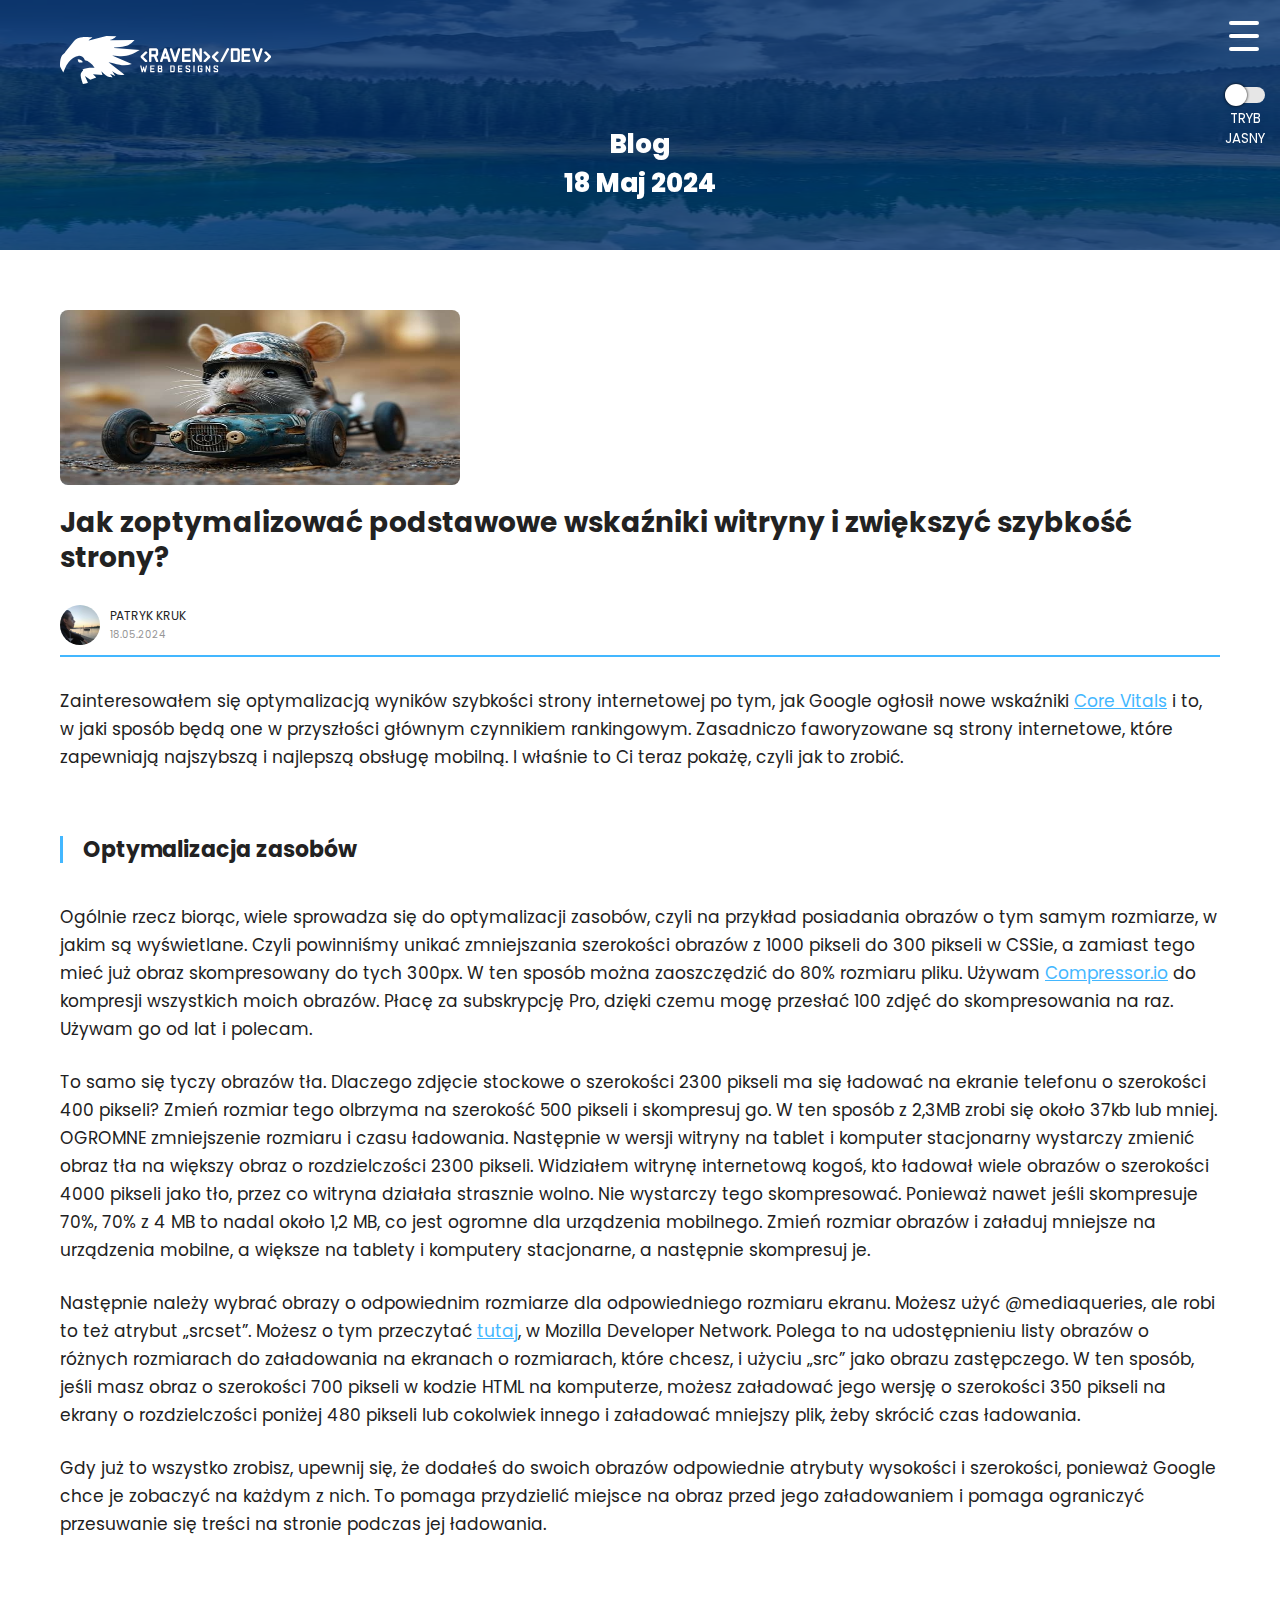
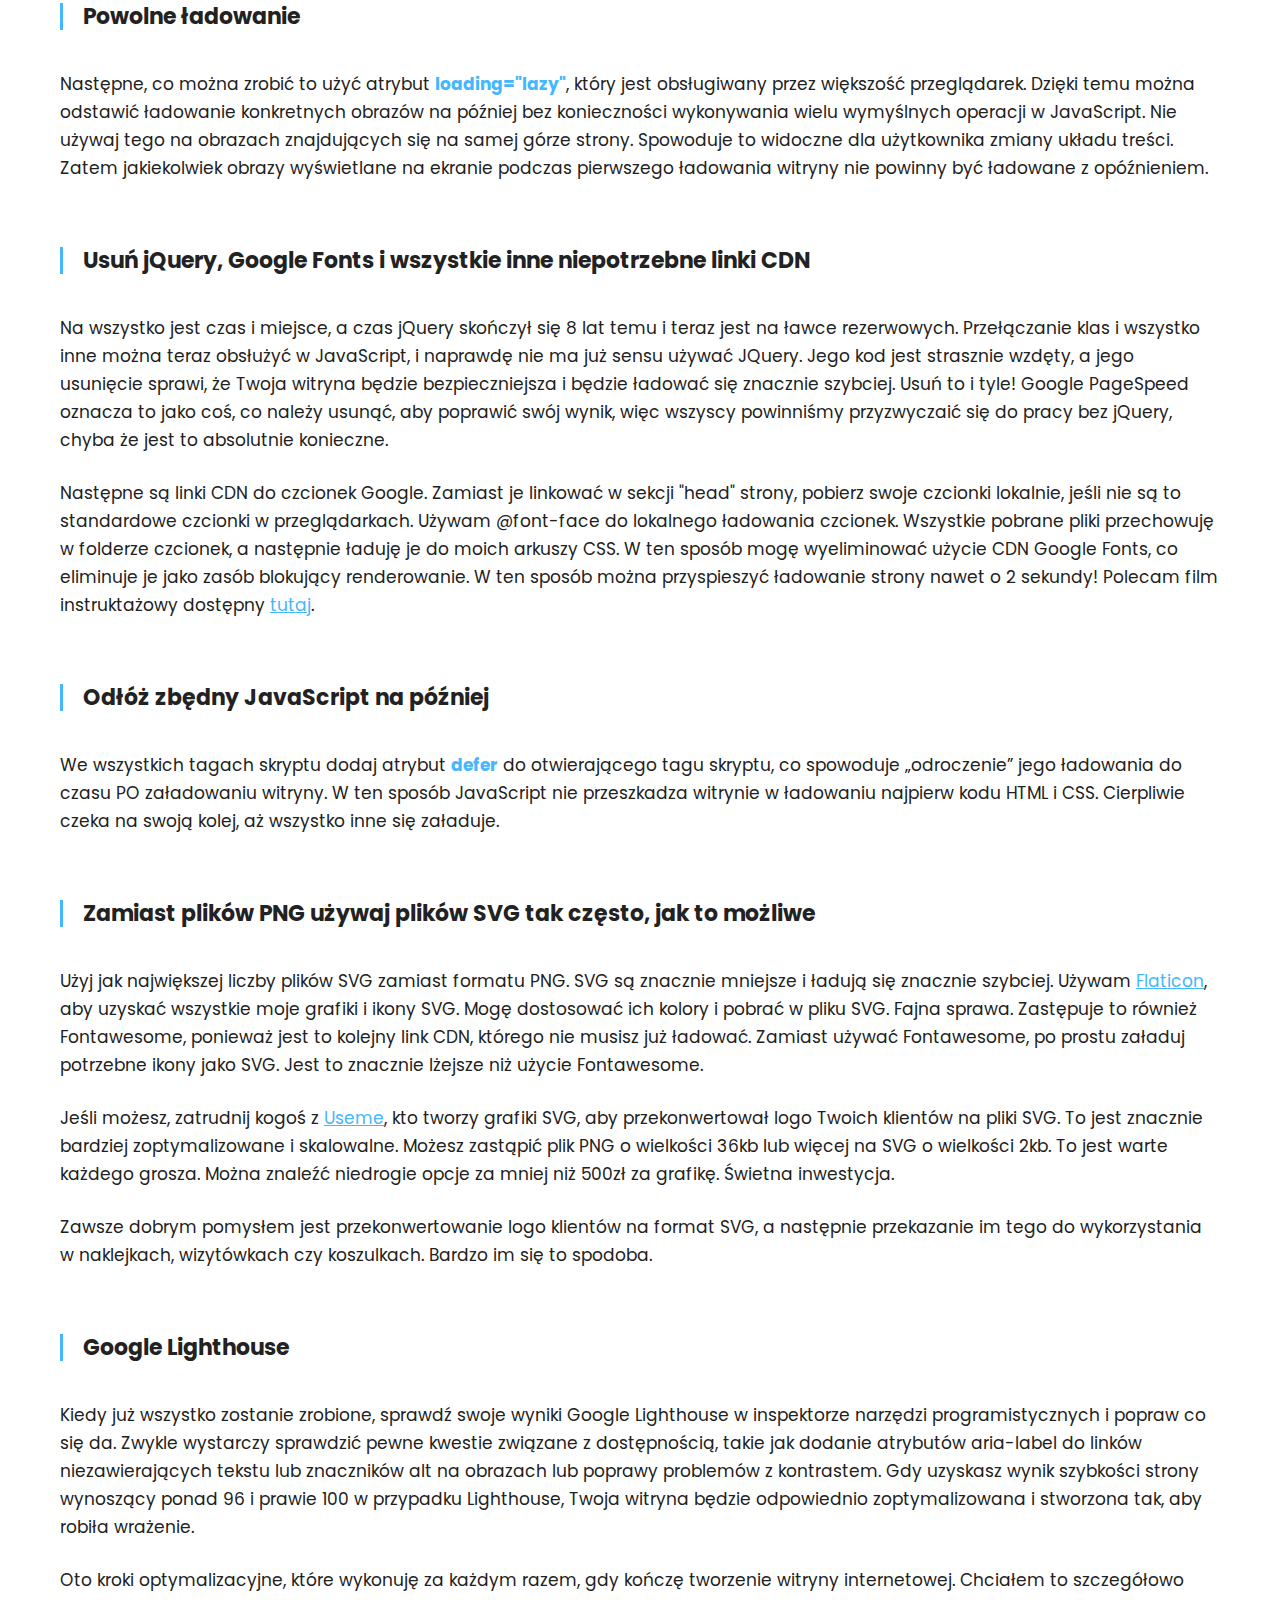
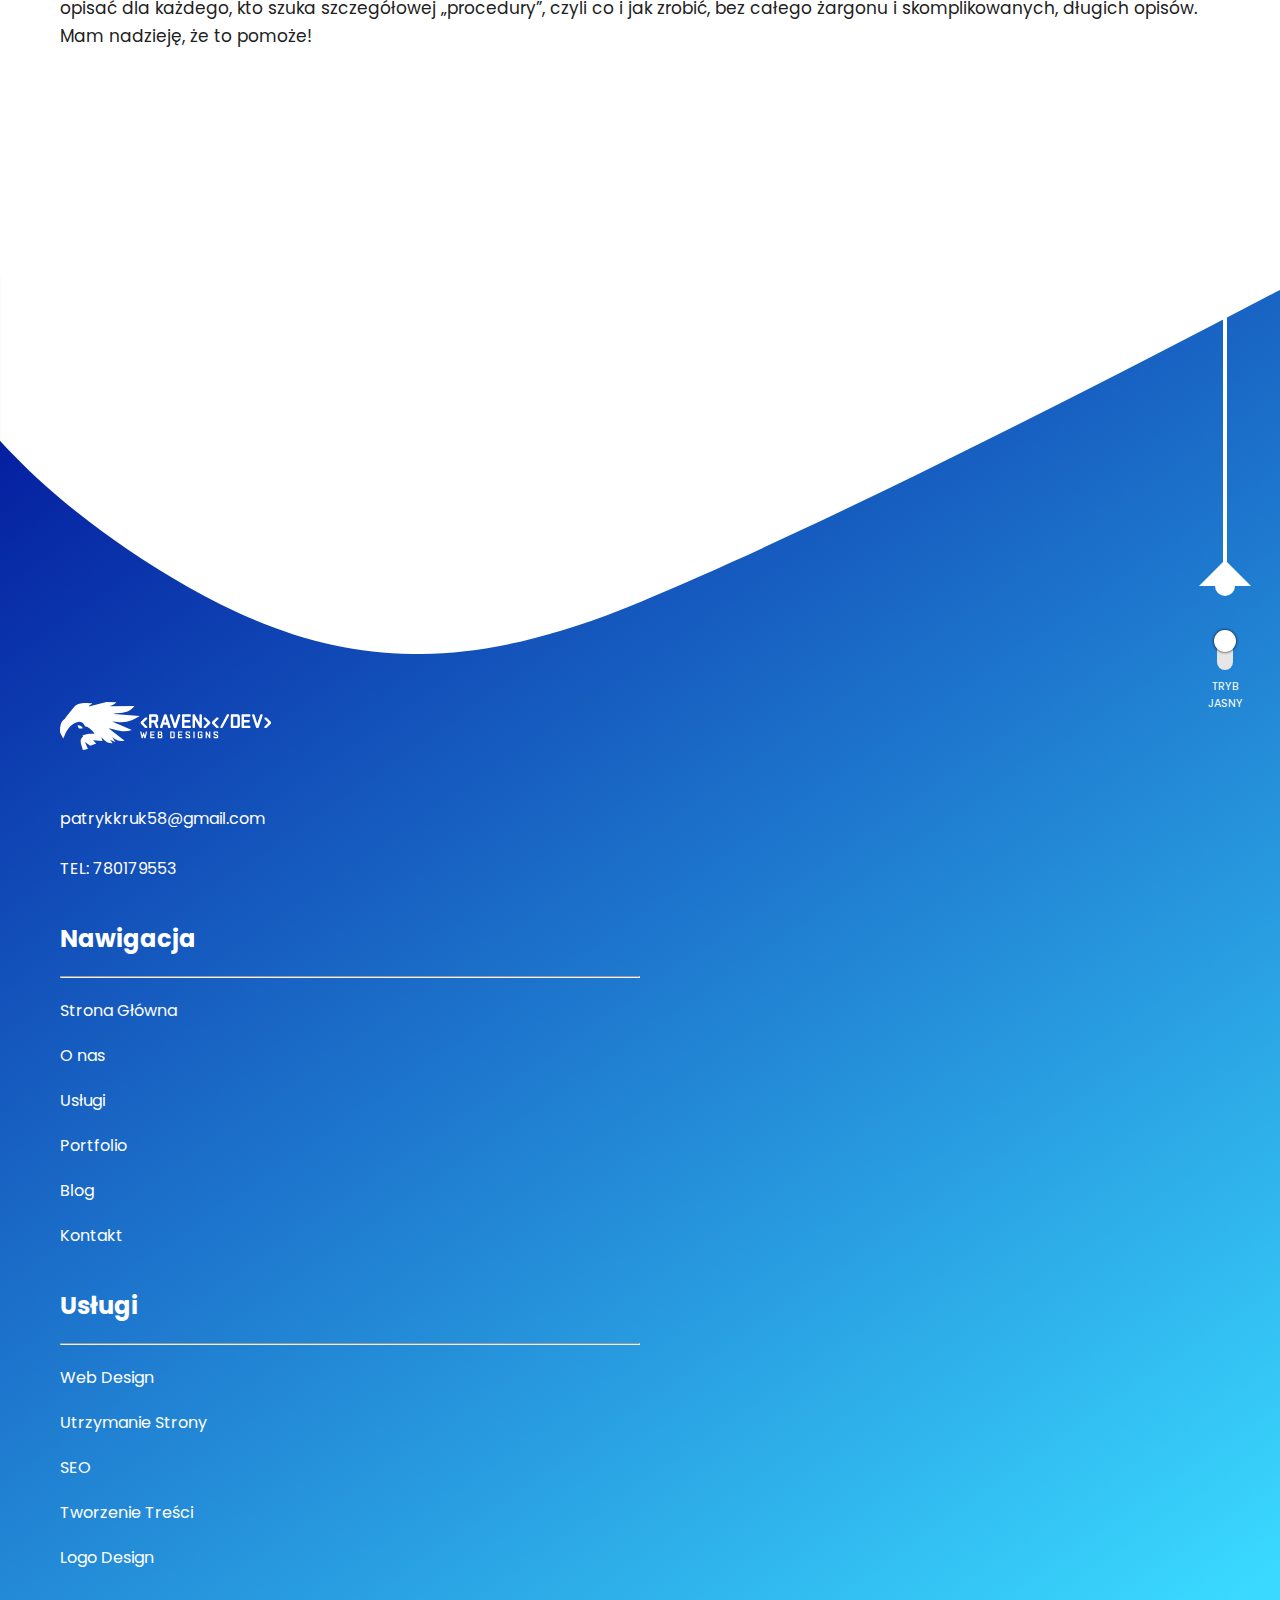
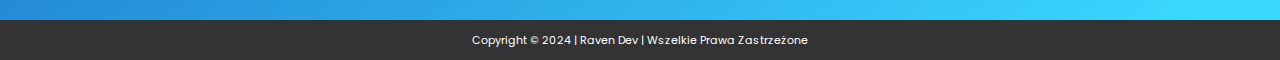
<file: jak-zoptymalizowac-podstawowe-wskazniki-witryny-i-zwiekszyc-szybkosc-strony.html>
<!DOCTYPE html>
<html lang="pl">
	<head>
		<meta charset="UTF-8" />
		<meta name="viewport" content="width=device-width, initial-scale=1.0" />
		<title>O nas</title>
		<meta name="descripion" content="abc" />
		<link rel="stylesheet" href="./css/article.css" />
		<link rel="stylesheet" href="./css/blog-dark.css" />
	</head>
	<body class="aboutus-body">
		<header class="header">
			<div class="header__bg-img">
				<img src="./img/forest-small.jpg" alt="" />
			</div>
			<div class="header__bg-shadow"></div>
			<div class="header__bg-img-dark d-none">
				<img src="./img/galaxy-small.jpg" alt="" />
			</div>
			<div class="header__bg-shadow-dark d-none"></div>
			<button class="burger-btn" aria-label="menu">
				<div class="burger-btn__box">
					<div class="burger-btn__bar1"></div>
					<div class="burger-btn__bar2"></div>
					<div class="burger-btn__bar3"></div>
				</div>
			</button>
			<button
				class="color-scheme-btn"
				aria-label="zmiana koloru strony na ciemny"
			>
				<div class="color-scheme-btn__box">
					<div class="color-scheme-btn__pill">
						<div class="color-scheme-btn__circle"></div>
					</div>
				</div>
				<p class="light">TRYB JASNY</p>
				<p class="dark d-none">TRYB CIEMNY</p>
			</button>

			<nav class="nav-mobile d-flex">
				<ul class="">
					<li class=""><a href="index.html">Strona Główna</a></li>
					<li><a href="onas.html">O nas</a></li>
					<li><a href="uslugi.html">Usługi</a></li>
					<li>
						<a href="index.html#portfolio">Portfolio</a>
					</li>
					<li><a href="blog.html">Blog</a></li>
					<li><a href="kontakt.html">Kontakt</a></li>
				</ul>
			</nav>
			<div class="nav-mobile-background"></div>
			<div class="wrapper">
				<div class="logo">
					<div class="logo__clickable">
						<a href="index.html"
							><img
								src="./img/icons/logoRavenDev.svg"
								alt="logo firmy Raven Dev"
							/>
							<div class="text">
								<p>Po Zmroku</p>
							</div></a
						>
					</div>
				</div>

				<div class="header__text">
					<p>
						Blog <br />
						18 Maj 2024
					</p>
				</div>
			</div>
		</header>
		<main>
			<section class="blog">
				<article class="wrapper">
					<div class="owner-photo">
						<img src="./img/mouse-small.jpg" alt="" />
					</div>

					<h1>
						Jak zoptymalizować podstawowe wskaźniki witryny i zwiększyć szybkość
						strony?
					</h1>
					<div class="items">
						<div class="item">
							<img src="./img/me.jpg" alt="" />
							<div class="item__text">
								<p>PATRYK KRUK</p>
								<p><span>18.05.2024</span></p>
							</div>
						</div>
					</div>
					<hr />
					<p class="paragraph">
						Zainteresowałem się optymalizacją wyników szybkości strony
						internetowej po tym, jak Google ogłosił nowe wskaźniki
						<a href="https://web.dev/articles/vitals?hl=pl" target="_blank"
							>Core Vitals</a
						>
						i to, w jaki sposób będą one w przyszłości głównym czynnikiem
						rankingowym. Zasadniczo faworyzowane są strony internetowe, które
						zapewniają najszybszą i najlepszą obsługę mobilną. I właśnie to Ci
						teraz pokażę, czyli jak to zrobić.
					</p>
					<div class="h2 second-article">
						<h2>Optymalizacja zasobów</h2>
					</div>
					<p class="paragraph">
						Ogólnie rzecz biorąc, wiele sprowadza się do optymalizacji zasobów,
						czyli na przykład posiadania obrazów o tym samym rozmiarze, w jakim
						są wyświetlane. Czyli powinniśmy unikać zmniejszania szerokości
						obrazów z 1000 pikseli do 300 pikseli w CSSie, a zamiast tego mieć
						już obraz skompresowany do tych 300px. W ten sposób można
						zaoszczędzić do 80% rozmiaru pliku. Używam
						<a href="https://compressor.io/">Compressor.io</a> do kompresji
						wszystkich moich obrazów. Płacę za subskrypcję Pro, dzięki czemu
						mogę przesłać 100 zdjęć do skompresowania na raz. Używam go od lat i
						polecam.
					</p>
					<p class="paragraph">
						To samo się tyczy obrazów tła. Dlaczego zdjęcie stockowe o
						szerokości 2300 pikseli ma się ładować na ekranie telefonu o
						szerokości 400 pikseli? Zmień rozmiar tego olbrzyma na szerokość 500
						pikseli i skompresuj go. W ten sposób z 2,3MB zrobi się około 37kb
						lub mniej. OGROMNE zmniejszenie rozmiaru i czasu ładowania.
						Następnie w wersji witryny na tablet i komputer stacjonarny
						wystarczy zmienić obraz tła na większy obraz o rozdzielczości 2300
						pikseli. Widziałem witrynę internetową kogoś, kto ładował wiele
						obrazów o szerokości 4000 pikseli jako tło, przez co witryna
						działała strasznie wolno. Nie wystarczy tego skompresować. Ponieważ
						nawet jeśli skompresuje 70%, 70% z 4 MB to nadal około 1,2 MB, co
						jest ogromne dla urządzenia mobilnego. Zmień rozmiar obrazów i
						załaduj mniejsze na urządzenia mobilne, a większe na tablety i
						komputery stacjonarne, a następnie skompresuj je.
					</p>
					<p class="paragraph">
						Następnie należy wybrać obrazy o odpowiednim rozmiarze dla
						odpowiedniego rozmiaru ekranu. Możesz użyć @mediaqueries, ale robi
						to też atrybut „srcset”. Możesz o tym przeczytać
						<a
							href="https://developer.mozilla.org/en-US/docs/Learn/HTML/Multimedia_and_embedding/Responsive_images"
							target="_blank"
							>tutaj</a
						>, w Mozilla Developer Network. Polega to na udostępnieniu listy
						obrazów o różnych rozmiarach do załadowania na ekranach o
						rozmiarach, które chcesz, i użyciu „src” jako obrazu zastępczego. W
						ten sposób, jeśli masz obraz o szerokości 700 pikseli w kodzie HTML
						na komputerze, możesz załadować jego wersję o szerokości 350 pikseli
						na ekrany o rozdzielczości poniżej 480 pikseli lub cokolwiek innego
						i załadować mniejszy plik, żeby skrócić czas ładowania.
					</p>
					<p class="paragraph">
						Gdy już to wszystko zrobisz, upewnij się, że dodałeś do swoich
						obrazów odpowiednie atrybuty wysokości i szerokości, ponieważ Google
						chce je zobaczyć na każdym z nich. To pomaga przydzielić miejsce na
						obraz przed jego załadowaniem i pomaga ograniczyć przesuwanie się
						treści na stronie podczas jej ładowania.
					</p>
					<div class="h2 second-article">
						<h2>Powolne ładowanie</h2>
					</div>

					<p class="paragraph">
						Następne, co można zrobić to użyć atrybut
						<span>loading="lazy"</span>, który jest obsługiwany przez większość
						przeglądarek. Dzięki temu można odstawić ładowanie konkretnych
						obrazów na później bez konieczności wykonywania wielu wymyślnych
						operacji w JavaScript. Nie używaj tego na obrazach znajdujących się
						na samej górze strony. Spowoduje to widoczne dla użytkownika zmiany
						układu treści. Zatem jakiekolwiek obrazy wyświetlane na ekranie
						podczas pierwszego ładowania witryny nie powinny być ładowane z
						opóźnieniem.
					</p>
					<div class="h2 second-article">
						<h2>
							Usuń jQuery, Google Fonts i wszystkie inne niepotrzebne linki CDN
						</h2>
					</div>

					<p class="paragraph">
						Na wszystko jest czas i miejsce, a czas jQuery skończył się 8 lat
						temu i teraz jest na ławce rezerwowych. Przełączanie klas i wszystko
						inne można teraz obsłużyć w JavaScript, i naprawdę nie ma już sensu
						używać JQuery. Jego kod jest strasznie wzdęty, a jego usunięcie
						sprawi, że Twoja witryna będzie bezpieczniejsza i będzie ładować się
						znacznie szybciej. Usuń to i tyle! Google PageSpeed oznacza to jako
						coś, co należy usunąć, aby poprawić swój wynik, więc wszyscy
						powinniśmy przyzwyczaić się do pracy bez jQuery, chyba że jest to
						absolutnie konieczne.
					</p>
					<p class="paragraph">
						Następne są linki CDN do czcionek Google. Zamiast je linkować w
						sekcji "head" strony, pobierz swoje czcionki lokalnie, jeśli nie są
						to standardowe czcionki w przeglądarkach. Używam @font-face do
						lokalnego ładowania czcionek. Wszystkie pobrane pliki przechowuję w
						folderze czcionek, a następnie ładuję je do moich arkuszy CSS. W ten
						sposób mogę wyeliminować użycie CDN Google Fonts, co eliminuje je
						jako zasób blokujący renderowanie. W ten sposób można przyspieszyć
						ładowanie strony nawet o 2 sekundy! Polecam film instruktażowy
						dostępny
						<a href="https://youtu.be/zK-yy6C2Nck?si=b5-8p8fNtsqL4Sz5">tutaj</a
						>.
					</p>
					<div class="h2 second-article">
						<h2>Odłóż zbędny JavaScript na później</h2>
					</div>
					<p class="paragraph">
						We wszystkich tagach skryptu dodaj atrybut <span>defer</span> do
						otwierającego tagu skryptu, co spowoduje „odroczenie” jego ładowania
						do czasu PO załadowaniu witryny. W ten sposób JavaScript nie
						przeszkadza witrynie w ładowaniu najpierw kodu HTML i CSS.
						Cierpliwie czeka na swoją kolej, aż wszystko inne się załaduje.
					</p>
					<div class="h2 second-article">
						<h2>
							Zamiast plików PNG używaj plików SVG tak często, jak to możliwe
						</h2>
					</div>
					<p class="paragraph">
						Użyj jak największej liczby plików SVG zamiast formatu PNG. SVG są
						znacznie mniejsze i ładują się znacznie szybciej. Używam
						<a href="https://www.flaticon.com/">Flaticon</a>, aby uzyskać
						wszystkie moje grafiki i ikony SVG. Mogę dostosować ich kolory i
						pobrać w pliku SVG. Fajna sprawa. Zastępuje to również Fontawesome,
						ponieważ jest to kolejny link CDN, którego nie musisz już ładować.
						Zamiast używać Fontawesome, po prostu załaduj potrzebne ikony jako
						SVG. Jest to znacznie lżejsze niż użycie Fontawesome.
					</p>
					<p class="paragraph">
						Jeśli możesz, zatrudnij kogoś z
						<a
							href="https://useme.com/pl/?utm_term=useme&utm_campaign=Brand+Defense&utm_source=google&utm_medium=cpc&hsa_acc=5080654840&hsa_cam=9642732609&hsa_grp=102784262601&hsa_ad=651858431193&hsa_src=g&hsa_tgt=kwd-451501061255&hsa_kw=useme&hsa_mt=e&hsa_net=adwords&hsa_ver=3&gad_source=1&gclid=Cj0KCQjw6auyBhDzARIsALIo6v8iHAQKuC1kuZX0WUle2-PdPGG2YCa-SrMWAjAYVHlQT9YN2EC4YHkaAjqMEALw_wcB"
							target="_blank"
							>Useme</a
						>, kto tworzy grafiki SVG, aby przekonwertował logo Twoich klientów
						na pliki SVG. To jest znacznie bardziej zoptymalizowane i
						skalowalne. Możesz zastąpić plik PNG o wielkości 36kb lub więcej na
						SVG o wielkości 2kb. To jest warte każdego grosza. Można znaleźć
						niedrogie opcje za mniej niż 500zł za grafikę. Świetna inwestycja.
					</p>
					<p class="paragraph">
						Zawsze dobrym pomysłem jest przekonwertowanie logo klientów na
						format SVG, a następnie przekazanie im tego do wykorzystania w
						naklejkach, wizytówkach czy koszulkach. Bardzo im się to spodoba.
					</p>
					<div class="h2 second-article">
						<h2>Google Lighthouse</h2>
					</div>
					<p class="paragraph">
						Kiedy już wszystko zostanie zrobione, sprawdź swoje wyniki Google
						Lighthouse w inspektorze narzędzi programistycznych i popraw co się
						da. Zwykle wystarczy sprawdzić pewne kwestie związane z
						dostępnością, takie jak dodanie atrybutów aria-label do linków
						niezawierających tekstu lub znaczników alt na obrazach lub poprawy
						problemów z kontrastem. Gdy uzyskasz wynik szybkości strony
						wynoszący ponad 96 i prawie 100 w przypadku Lighthouse, Twoja
						witryna będzie odpowiednio zoptymalizowana i stworzona tak, aby
						robiła wrażenie.
					</p>
					<p class="paragraph">
						Oto kroki optymalizacyjne, które wykonuję za każdym razem, gdy
						kończę tworzenie witryny internetowej. Chciałem to szczegółowo
						opisać dla każdego, kto szuka szczegółowej „procedury”, czyli co i
						jak zrobić, bez całego żargonu i skomplikowanych, długich opisów.
						Mam nadzieję, że to pomoże!
					</p>
				</article>
			</section>
		</main>
		<footer class="footer">
			<div class="swoosh">
				<img class="swoosh-one one" src="./img/icons/swoosh-inner.svg" alt="" />
				<img
					class="swoosh-two twos d-none"
					src="./img/icons/swoosh-inner-dark.svg"
					alt=""
				/>
			</div>

			<div class="wrapper">
				<div class="lamp">
					<div class="cable"></div>
					<div class="triangle"></div>
					<div class="bulb"></div>
					<button
						class="color-scheme-btn2"
						aria-label="zmiana koloru strony na ciemny"
					>
						<div class="color-scheme-btn2__box">
							<div class="color-scheme-btn2__pill">
								<div class="color-scheme-btn2__circle"></div>
							</div>
						</div>
						<p class="light-text">
							TRYB <br />
							JASNY
						</p>
						<p class="dark-text d-none">
							TRYB <br />
							CIEMNY
						</p>
					</button>
				</div>

				<div class="logo">
					<div class="logo__clickable">
						<img
							src="./img/icons/logoRavenDev.svg"
							alt="logo firmy Raven Dev"
						/>
					</div>
				</div>
				<div class="contact">
					<a href="mailto:patrykkruk58@gmail.com" target="_blank"
						>patrykkruk58@gmail.com</a
					>
					<br /><br />
					<a href="tel:780179553" target="_blank">TEL: 780179553</a>
				</div>
				<h2>Nawigacja</h2>
				<hr />
				<a href="index.html">Strona Główna</a>
				<a href="onas.html">O nas</a>
				<a href="uslugi.html">Usługi</a>
				<a href="index.html#portfolio">Portfolio</a>
				<a href="blog.html">Blog</a>
				<a href="kontakt.html">Kontakt</a>
				<h2>Usługi</h2>
				<hr />
				<a href="">Web Design</a>
				<a href="">Utrzymanie Strony</a>
				<a href="">SEO</a>
				<a href="">Tworzenie Treści</a>
				<a href="">Logo Design</a>
			</div>
			<div class="brand">
				<p>Copyright &copy; 2024 | Raven Dev | Wszelkie Prawa Zastrzeżone</p>
			</div>
		</footer>
		<script src="./js/article.js"></script>
	</body>
</html>
</file>
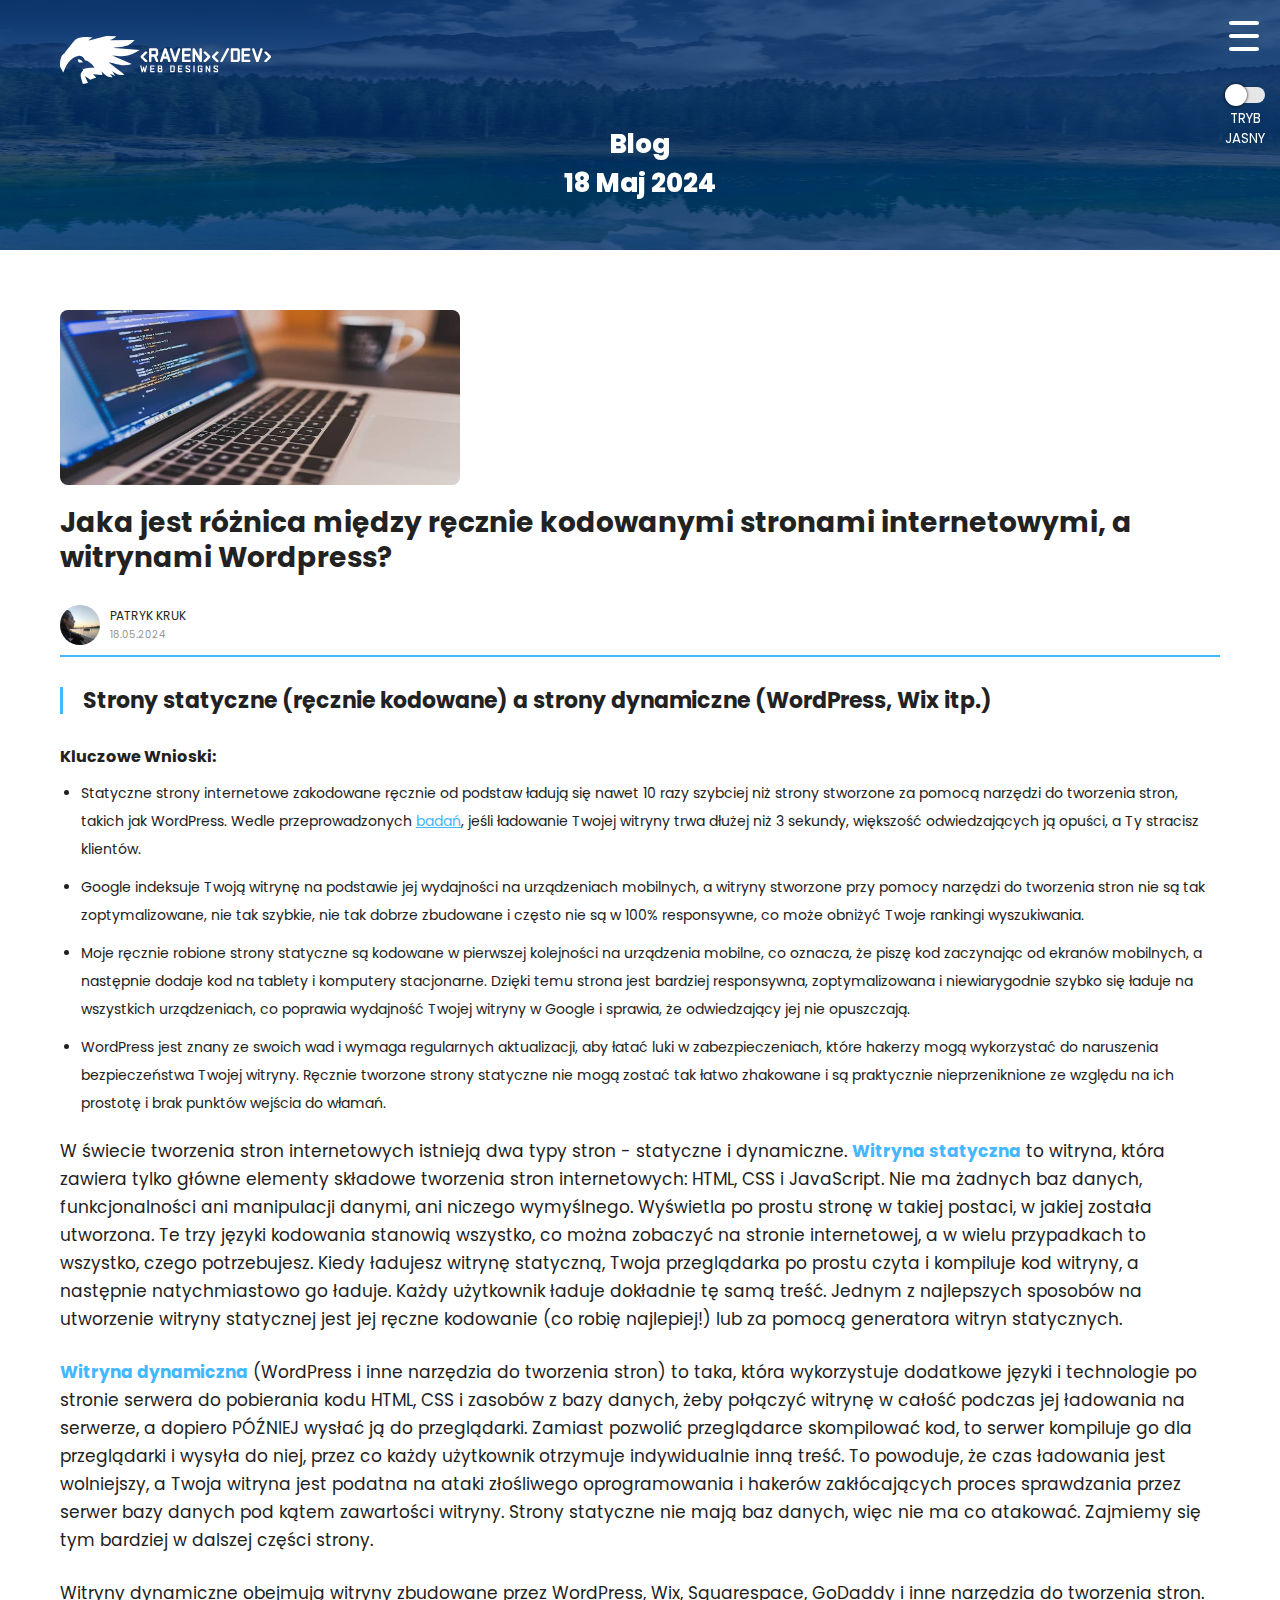
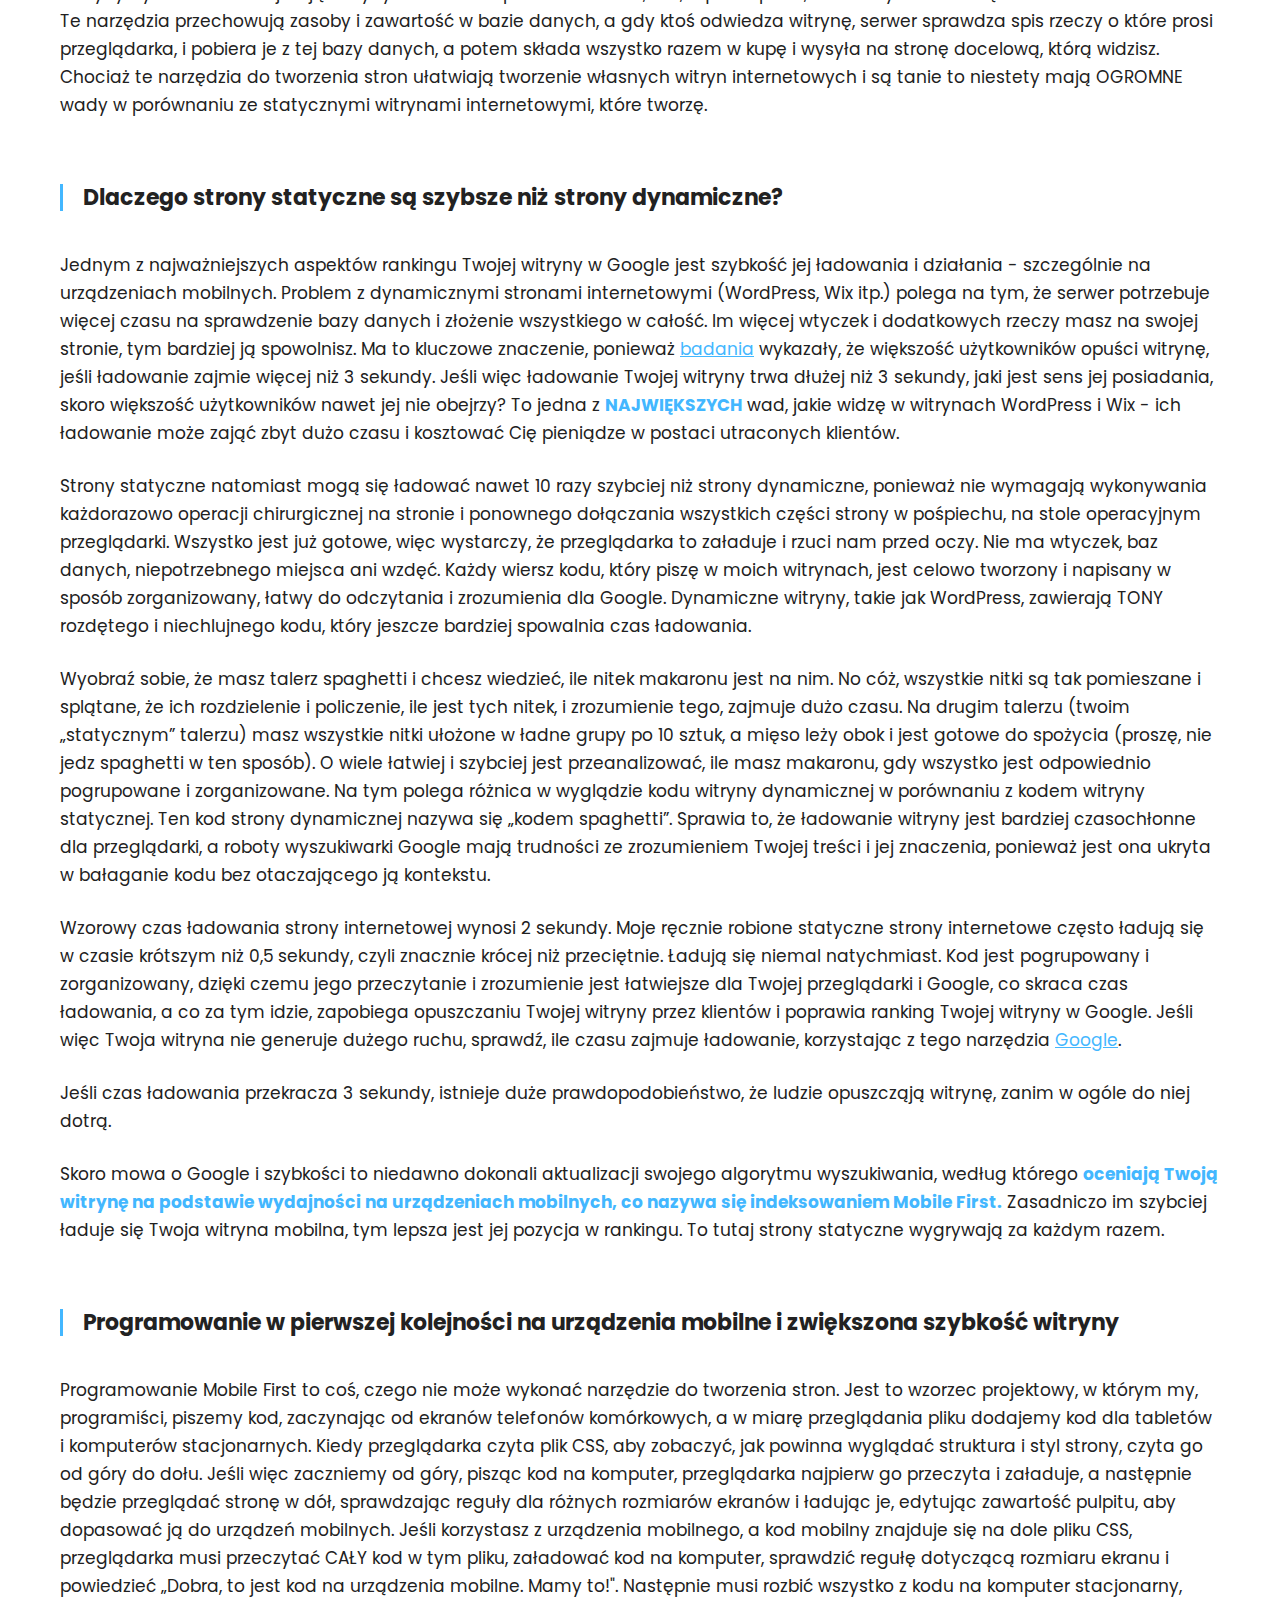
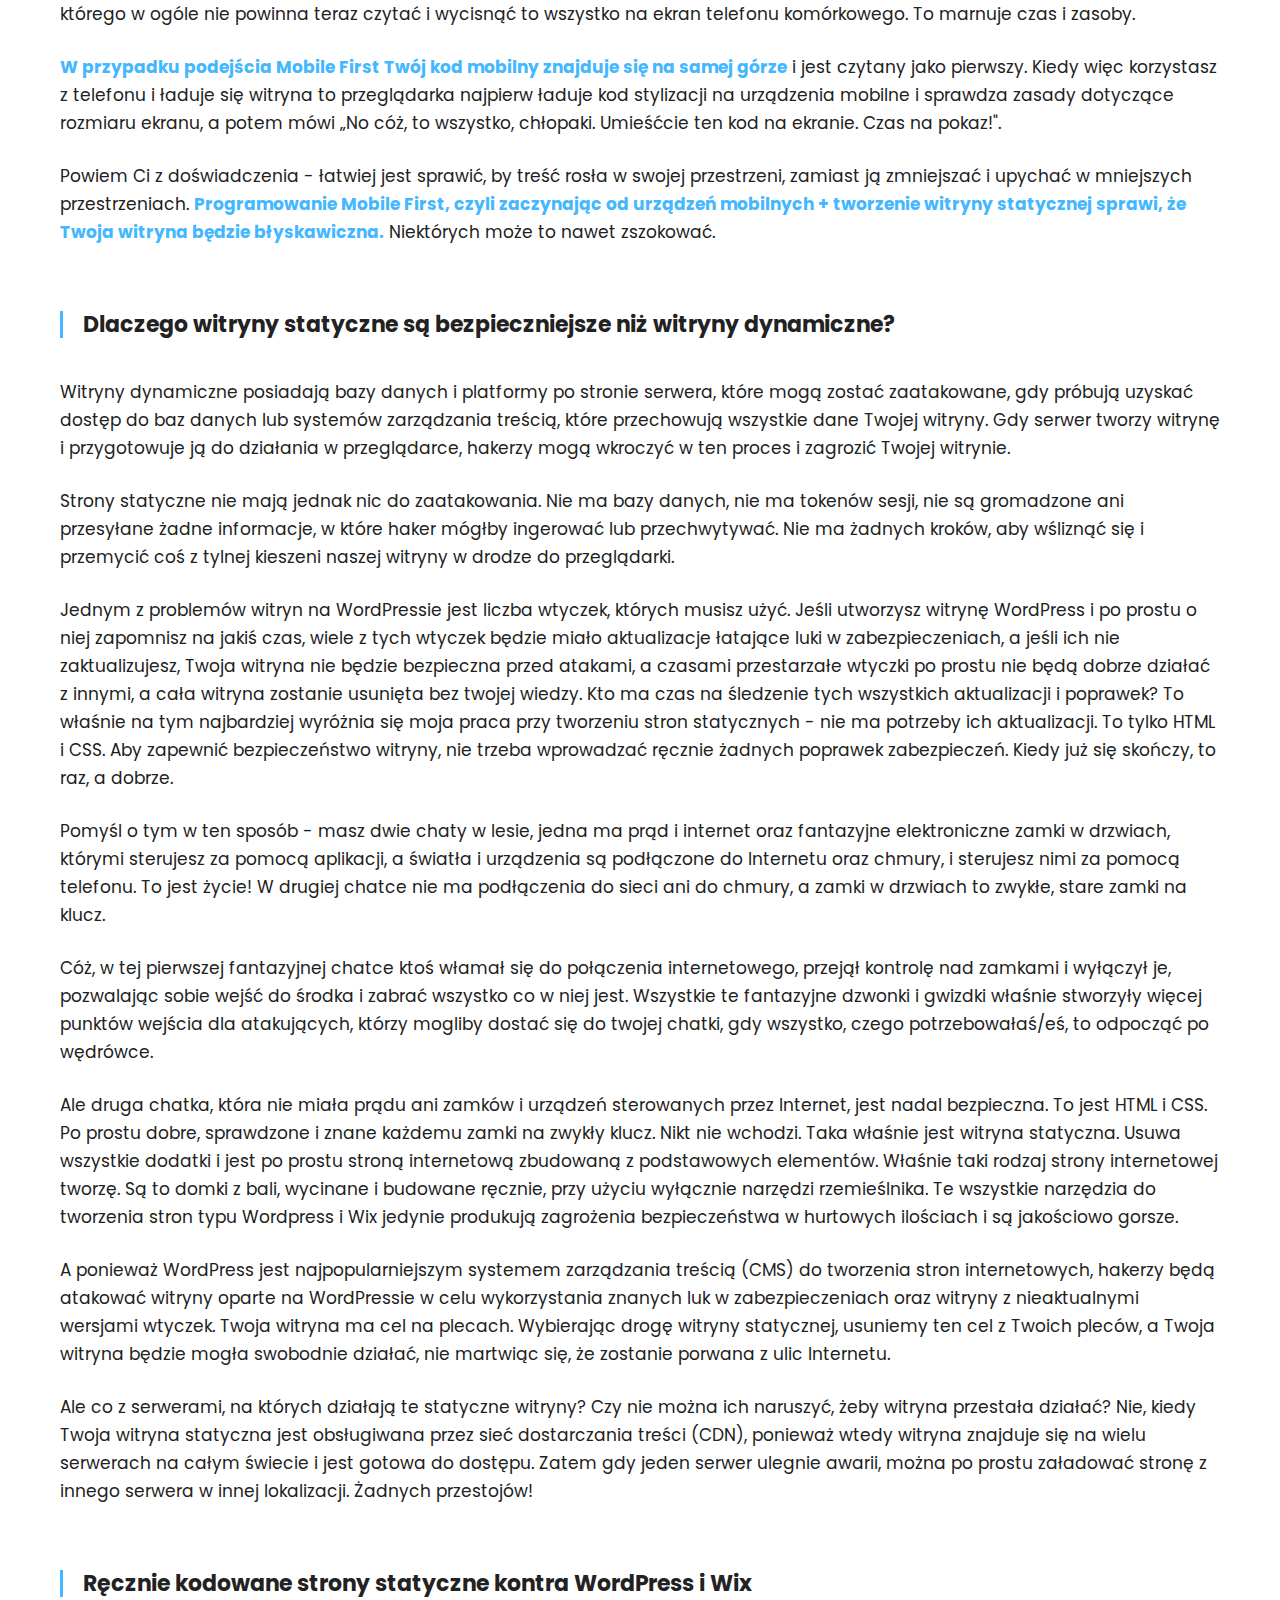
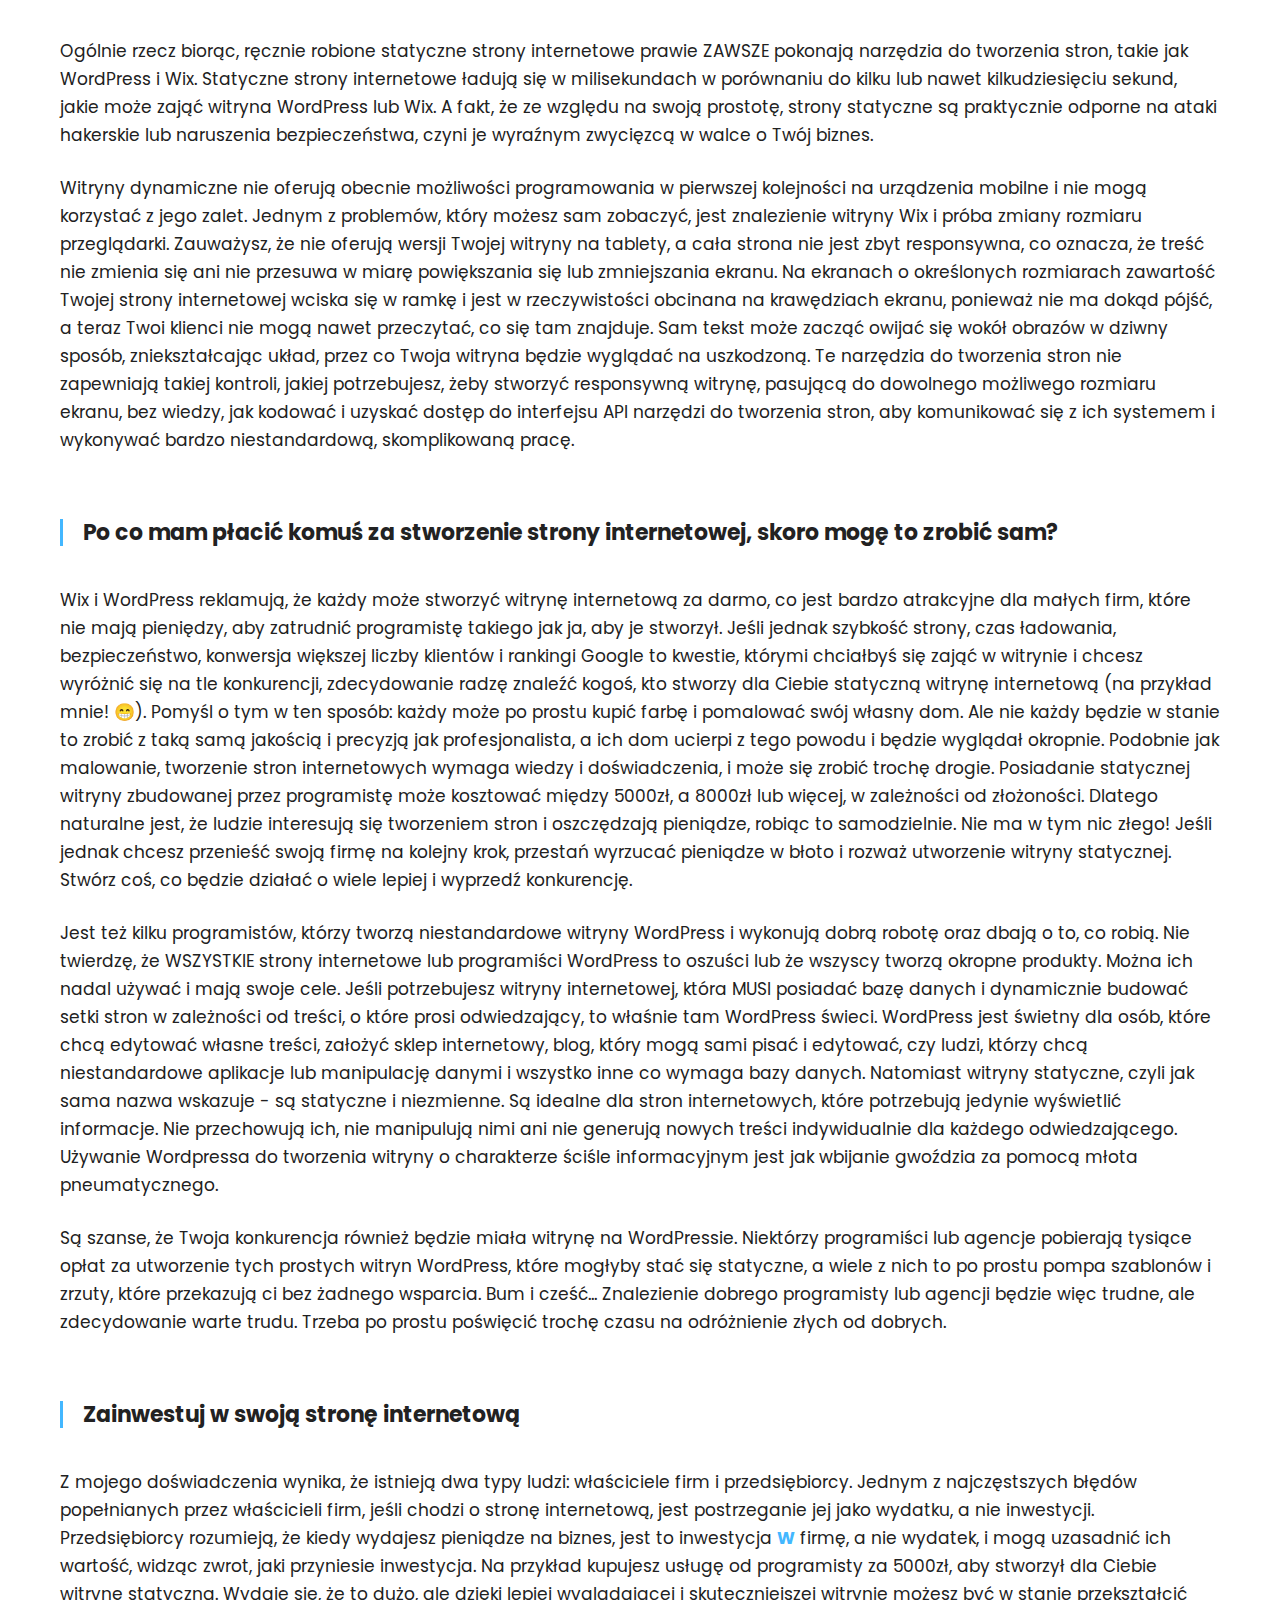
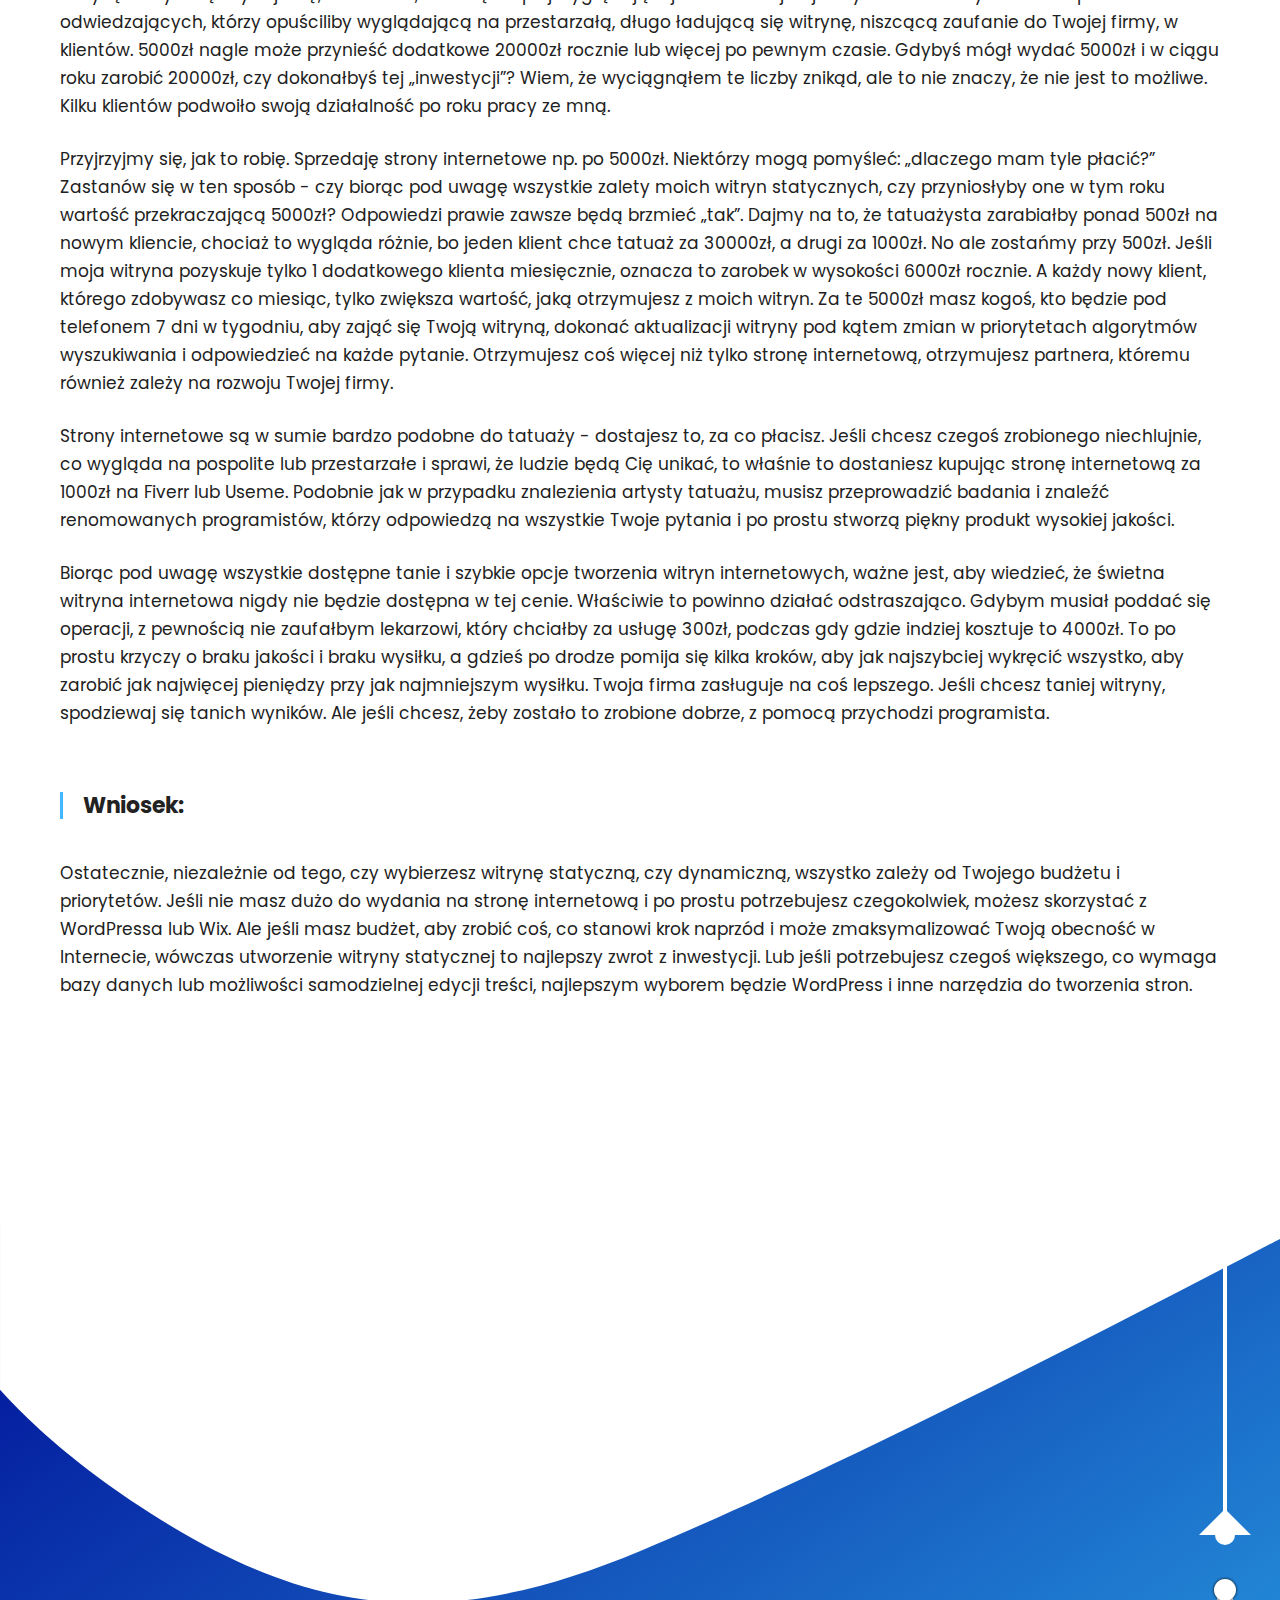
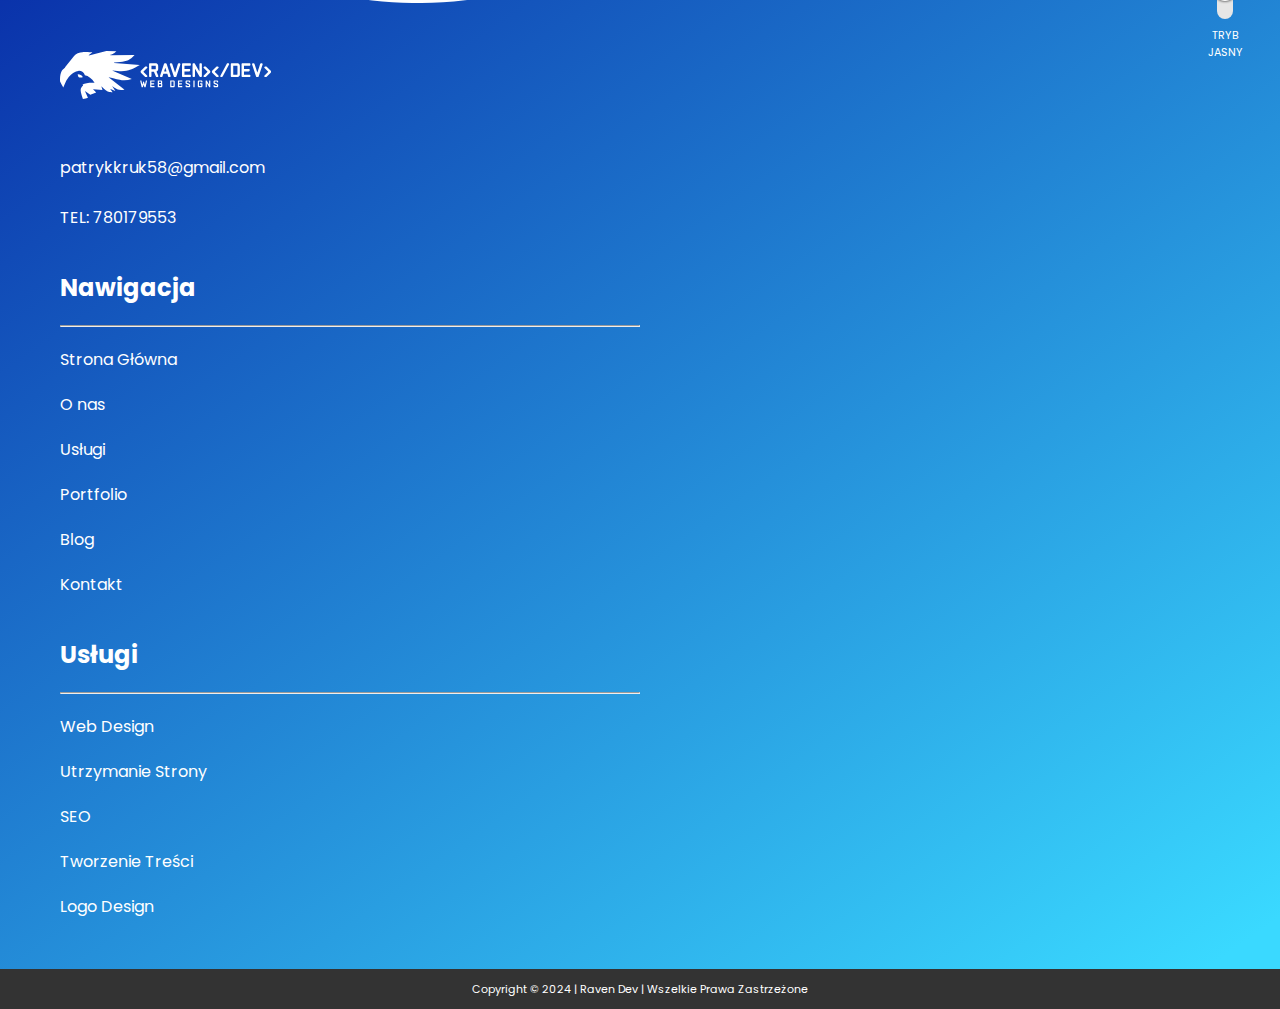
<file: jaka-jest-roznica-miedzy-recznie-kodowanymi-stronami-internetowymi-a-witrynami-wordpress.html>
<!DOCTYPE html>
<html lang="pl">
	<head>
		<meta charset="UTF-8" />
		<meta name="viewport" content="width=device-width, initial-scale=1.0" />
		<title>O nas</title>
		<meta name="descripion" content="abc" />
		<link rel="stylesheet" href="./css/article.css" />
		<link rel="stylesheet" href="./css/blog-dark.css" />
	</head>
	<body class="aboutus-body">
		<header class="header">
			<div class="header__bg-img">
				<img src="./img/forest-small.jpg" alt="" />
			</div>
			<div class="header__bg-shadow"></div>
			<div class="header__bg-img-dark d-none">
				<img src="./img/galaxy-small.jpg" alt="" />
			</div>
			<div class="header__bg-shadow-dark d-none"></div>
			<button class="burger-btn" aria-label="menu">
				<div class="burger-btn__box">
					<div class="burger-btn__bar1"></div>
					<div class="burger-btn__bar2"></div>
					<div class="burger-btn__bar3"></div>
				</div>
			</button>
			<button
				class="color-scheme-btn"
				aria-label="zmiana koloru strony na ciemny"
			>
				<div class="color-scheme-btn__box">
					<div class="color-scheme-btn__pill">
						<div class="color-scheme-btn__circle"></div>
					</div>
				</div>
				<p class="light">TRYB JASNY</p>
				<p class="dark d-none">TRYB CIEMNY</p>
			</button>

			<nav class="nav-mobile d-flex">
				<ul class="">
					<li class=""><a href="index.html">Strona Główna</a></li>
					<li><a href="onas.html">O nas</a></li>
					<li><a href="uslugi.html">Usługi</a></li>
					<li>
						<a href="index.html#portfolio">Portfolio</a>
					</li>
					<li><a href="blog.html">Blog</a></li>
					<li><a href="kontakt.html">Kontakt</a></li>
				</ul>
			</nav>
			<div class="nav-mobile-background"></div>
			<div class="wrapper">
				<div class="logo">
					<div class="logo__clickable">
						<a href="index.html"
							><img
								src="./img/icons/logoRavenDev.svg"
								alt="logo firmy Raven Dev"
							/>
							<div class="text">
								<p>Po Zmroku</p>
							</div></a
						>
					</div>
				</div>

				<div class="header__text">
					<p>
						Blog <br />
						18 Maj 2024
					</p>
				</div>
			</div>
		</header>
		<main>
			<section class="blog">
				<article class="wrapper">
					<div class="owner-photo">
						<img src="./img/codinglaptop.jpg" alt="" />
					</div>

					<h1>
						Jaka jest różnica między ręcznie kodowanymi stronami internetowymi,
						a witrynami Wordpress?
					</h1>
					<div class="items">
						<div class="item">
							<img src="./img/me.jpg" alt="" />
							<div class="item__text">
								<p>PATRYK KRUK</p>
								<p><span>18.05.2024</span></p>
							</div>
						</div>
					</div>
					<hr />
					<div class="h2">
						<h2>
							Strony statyczne (ręcznie kodowane) a strony dynamiczne
							(WordPress, Wix itp.)
						</h2>
					</div>
					<h3>Kluczowe Wnioski:</h3>
					<ul>
						<li>
							Statyczne strony internetowe zakodowane ręcznie od podstaw ładują
							się nawet 10 razy szybciej niż strony stworzone za pomocą narzędzi
							do tworzenia stron, takich jak WordPress. Wedle przeprowadzonych
							<a
								href="https://www.forbes.com/advisor/business/software/website-statistics/#website_user_experience_statistics_section"
								target="_blank"
								>badań</a
							>, jeśli ładowanie Twojej witryny trwa dłużej niż 3 sekundy,
							większość odwiedzających ją opuści, a Ty stracisz klientów.
						</li>
						<li>
							Google indeksuje Twoją witrynę na podstawie jej wydajności na
							urządzeniach mobilnych, a witryny stworzone przy pomocy narzędzi
							do tworzenia stron nie są tak zoptymalizowane, nie tak szybkie,
							nie tak dobrze zbudowane i często nie są w 100% responsywne, co
							może obniżyć Twoje rankingi wyszukiwania.
						</li>
						<li>
							Moje ręcznie robione strony statyczne są kodowane w pierwszej
							kolejności na urządzenia mobilne, co oznacza, że piszę kod
							zaczynając od ekranów mobilnych, a następnie dodaje kod na tablety
							i komputery stacjonarne. Dzięki temu strona jest bardziej
							responsywna, zoptymalizowana i niewiarygodnie szybko się ładuje na
							wszystkich urządzeniach, co poprawia wydajność Twojej witryny w
							Google i sprawia, że odwiedzający jej nie opuszczają.
						</li>
						<li>
							WordPress jest znany ze swoich wad i wymaga regularnych
							aktualizacji, aby łatać luki w zabezpieczeniach, które hakerzy
							mogą wykorzystać do naruszenia bezpieczeństwa Twojej witryny.
							Ręcznie tworzone strony statyczne nie mogą zostać tak łatwo
							zhakowane i są praktycznie nieprzeniknione ze względu na ich
							prostotę i brak punktów wejścia do włamań.
						</li>
					</ul>
					<p class="paragraph">
						W świecie tworzenia stron internetowych istnieją dwa typy stron -
						statyczne i dynamiczne. <span>Witryna statyczna</span> to witryna,
						która zawiera tylko główne elementy składowe tworzenia stron
						internetowych: HTML, CSS i JavaScript. Nie ma żadnych baz danych,
						funkcjonalności ani manipulacji danymi, ani niczego wymyślnego.
						Wyświetla po prostu stronę w takiej postaci, w jakiej została
						utworzona. Te trzy języki kodowania stanowią wszystko, co można
						zobaczyć na stronie internetowej, a w wielu przypadkach to wszystko,
						czego potrzebujesz. Kiedy ładujesz witrynę statyczną, Twoja
						przeglądarka po prostu czyta i kompiluje kod witryny, a następnie
						natychmiastowo go ładuje. Każdy użytkownik ładuje dokładnie tę samą
						treść. Jednym z najlepszych sposobów na utworzenie witryny
						statycznej jest jej ręczne kodowanie (co robię najlepiej!) lub za
						pomocą generatora witryn statycznych.
					</p>
					<p class="paragraph">
						<span>Witryna dynamiczna</span> (WordPress i inne narzędzia do
						tworzenia stron) to taka, która wykorzystuje dodatkowe języki i
						technologie po stronie serwera do pobierania kodu HTML, CSS i
						zasobów z bazy danych, żeby połączyć witrynę w całość podczas jej
						ładowania na serwerze, a dopiero PÓŹNIEJ wysłać ją do przeglądarki.
						Zamiast pozwolić przeglądarce skompilować kod, to serwer kompiluje
						go dla przeglądarki i wysyła do niej, przez co każdy użytkownik
						otrzymuje indywidualnie inną treść. To powoduje, że czas ładowania
						jest wolniejszy, a Twoja witryna jest podatna na ataki złośliwego
						oprogramowania i hakerów zakłócających proces sprawdzania przez
						serwer bazy danych pod kątem zawartości witryny. Strony statyczne
						nie mają baz danych, więc nie ma co atakować. Zajmiemy się tym
						bardziej w dalszej części strony.
					</p>
					<p class="paragraph">
						Witryny dynamiczne obejmują witryny zbudowane przez WordPress, Wix,
						Squarespace, GoDaddy i inne narzędzia do tworzenia stron. Te
						narzędzia przechowują zasoby i zawartość w bazie danych, a gdy ktoś
						odwiedza witrynę, serwer sprawdza spis rzeczy o które prosi
						przeglądarka, i pobiera je z tej bazy danych, a potem składa
						wszystko razem w kupę i wysyła na stronę docelową, którą widzisz.
						Chociaż te narzędzia do tworzenia stron ułatwiają tworzenie własnych
						witryn internetowych i są tanie to niestety mają OGROMNE wady w
						porównaniu ze statycznymi witrynami internetowymi, które tworzę.
					</p>
					<div class="h2 second-article">
						<h2>Dlaczego strony statyczne są szybsze niż strony dynamiczne?</h2>
					</div>
					<p class="paragraph">
						Jednym z najważniejszych aspektów rankingu Twojej witryny w Google
						jest szybkość jej ładowania i działania - szczególnie na
						urządzeniach mobilnych. Problem z dynamicznymi stronami
						internetowymi (WordPress, Wix itp.) polega na tym, że serwer
						potrzebuje więcej czasu na sprawdzenie bazy danych i złożenie
						wszystkiego w całość. Im więcej wtyczek i dodatkowych rzeczy masz na
						swojej stronie, tym bardziej ją spowolnisz. Ma to kluczowe
						znaczenie, ponieważ
						<a
							href="https://www.forbes.com/advisor/business/software/website-statistics/#website_user_experience_statistics_section"
							target="_blank"
							>badania</a
						>
						wykazały, że większość użytkowników opuści witrynę, jeśli ładowanie
						zajmie więcej niż 3 sekundy. Jeśli więc ładowanie Twojej witryny
						trwa dłużej niż 3 sekundy, jaki jest sens jej posiadania, skoro
						większość użytkowników nawet jej nie obejrzy? To jedna z
						<span>NAJWIĘKSZYCH</span> wad, jakie widzę w witrynach WordPress i
						Wix - ich ładowanie może zająć zbyt dużo czasu i kosztować Cię
						pieniądze w postaci utraconych klientów.
					</p>
					<p class="paragraph">
						Strony statyczne natomiast mogą się ładować nawet 10 razy szybciej
						niż strony dynamiczne, ponieważ nie wymagają wykonywania każdorazowo
						operacji chirurgicznej na stronie i ponownego dołączania wszystkich
						części strony w pośpiechu, na stole operacyjnym przeglądarki.
						Wszystko jest już gotowe, więc wystarczy, że przeglądarka to
						załaduje i rzuci nam przed oczy. Nie ma wtyczek, baz danych,
						niepotrzebnego miejsca ani wzdęć. Każdy wiersz kodu, który piszę w
						moich witrynach, jest celowo tworzony i napisany w sposób
						zorganizowany, łatwy do odczytania i zrozumienia dla Google.
						Dynamiczne witryny, takie jak WordPress, zawierają TONY rozdętego i
						niechlujnego kodu, który jeszcze bardziej spowalnia czas ładowania.
					</p>
					<p class="paragraph">
						Wyobraź sobie, że masz talerz spaghetti i chcesz wiedzieć, ile nitek
						makaronu jest na nim. No cóż, wszystkie nitki są tak pomieszane i
						splątane, że ich rozdzielenie i policzenie, ile jest tych nitek, i
						zrozumienie tego, zajmuje dużo czasu. Na drugim talerzu (twoim
						„statycznym” talerzu) masz wszystkie nitki ułożone w ładne grupy po
						10 sztuk, a mięso leży obok i jest gotowe do spożycia (proszę, nie
						jedz spaghetti w ten sposób). O wiele łatwiej i szybciej jest
						przeanalizować, ile masz makaronu, gdy wszystko jest odpowiednio
						pogrupowane i zorganizowane. Na tym polega różnica w wyglądzie kodu
						witryny dynamicznej w porównaniu z kodem witryny statycznej. Ten kod
						strony dynamicznej nazywa się „kodem spaghetti”. Sprawia to, że
						ładowanie witryny jest bardziej czasochłonne dla przeglądarki, a
						roboty wyszukiwarki Google mają trudności ze zrozumieniem Twojej
						treści i jej znaczenia, ponieważ jest ona ukryta w bałaganie kodu
						bez otaczającego ją kontekstu.
					</p>
					<p class="paragraph">
						Wzorowy czas ładowania strony internetowej wynosi 2 sekundy. Moje
						ręcznie robione statyczne strony internetowe często ładują się w
						czasie krótszym niż 0,5 sekundy, czyli znacznie krócej niż
						przeciętnie. Ładują się niemal natychmiast. Kod jest pogrupowany i
						zorganizowany, dzięki czemu jego przeczytanie i zrozumienie jest
						łatwiejsze dla Twojej przeglądarki i Google, co skraca czas
						ładowania, a co za tym idzie, zapobiega opuszczaniu Twojej witryny
						przez klientów i poprawia ranking Twojej witryny w Google. Jeśli
						więc Twoja witryna nie generuje dużego ruchu, sprawdź, ile czasu
						zajmuje ładowanie, korzystając z tego narzędzia
						<a
							href="https://pagespeed.web.dev/"
							target="_blank"
							rel="noopener noreferrer"
							>Google</a
						>.
					</p>
					<p class="paragraph">
						Jeśli czas ładowania przekracza 3 sekundy, istnieje duże
						prawdopodobieństwo, że ludzie opuszcząją witrynę, zanim w ogóle do
						niej dotrą.
					</p>
					<p class="paragraph">
						Skoro mowa o Google i szybkości to niedawno dokonali aktualizacji
						swojego algorytmu wyszukiwania, według którego
						<span>
							oceniają Twoją witrynę na podstawie wydajności na urządzeniach
							mobilnych, co nazywa się indeksowaniem Mobile First.</span
						>
						Zasadniczo im szybciej ładuje się Twoja witryna mobilna, tym lepsza
						jest jej pozycja w rankingu. To tutaj strony statyczne wygrywają za
						każdym razem.
					</p>
					<div class="h2 second-article">
						<h2>
							Programowanie w pierwszej kolejności na urządzenia mobilne i
							zwiększona szybkość witryny
						</h2>
					</div>

					<p class="paragraph">
						Programowanie Mobile First to coś, czego nie może wykonać narzędzie
						do tworzenia stron. Jest to wzorzec projektowy, w którym my,
						programiści, piszemy kod, zaczynając od ekranów telefonów
						komórkowych, a w miarę przeglądania pliku dodajemy kod dla tabletów
						i komputerów stacjonarnych. Kiedy przeglądarka czyta plik CSS, aby
						zobaczyć, jak powinna wyglądać struktura i styl strony, czyta go od
						góry do dołu. Jeśli więc zaczniemy od góry, pisząc kod na komputer,
						przeglądarka najpierw go przeczyta i załaduje, a następnie będzie
						przeglądać stronę w dół, sprawdzając reguły dla różnych rozmiarów
						ekranów i ładując je, edytując zawartość pulpitu, aby dopasować ją
						do urządzeń mobilnych. Jeśli korzystasz z urządzenia mobilnego, a
						kod mobilny znajduje się na dole pliku CSS, przeglądarka musi
						przeczytać CAŁY kod w tym pliku, załadować kod na komputer,
						sprawdzić regułę dotyczącą rozmiaru ekranu i powiedzieć „Dobra, to
						jest kod na urządzenia mobilne. Mamy to!". Następnie musi rozbić
						wszystko z kodu na komputer stacjonarny, którego w ogóle nie powinna
						teraz czytać i wycisnąć to wszystko na ekran telefonu komórkowego.
						To marnuje czas i zasoby.
					</p>
					<p class="paragraph">
						<span
							>W przypadku podejścia Mobile First Twój kod mobilny znajduje się
							na samej górze</span
						>
						i jest czytany jako pierwszy. Kiedy więc korzystasz z telefonu i
						ładuje się witryna to przeglądarka najpierw ładuje kod stylizacji na
						urządzenia mobilne i sprawdza zasady dotyczące rozmiaru ekranu, a
						potem mówi „No cóż, to wszystko, chłopaki. Umieśćcie ten kod na
						ekranie. Czas na pokaz!".
					</p>
					<p class="paragraph">
						Powiem Ci z doświadczenia - łatwiej jest sprawić, by treść rosła w
						swojej przestrzeni, zamiast ją zmniejszać i upychać w mniejszych
						przestrzeniach.
						<span
							>Programowanie Mobile First, czyli zaczynając od urządzeń
							mobilnych + tworzenie witryny statycznej sprawi, że Twoja witryna
							będzie błyskawiczna.</span
						>
						Niektórych może to nawet zszokować.
					</p>
					<div class="h2 second-article">
						<h2>
							Dlaczego witryny statyczne są bezpieczniejsze niż witryny
							dynamiczne?
						</h2>
					</div>

					<p class="paragraph">
						Witryny dynamiczne posiadają bazy danych i platformy po stronie
						serwera, które mogą zostać zaatakowane, gdy próbują uzyskać dostęp
						do baz danych lub systemów zarządzania treścią, które przechowują
						wszystkie dane Twojej witryny. Gdy serwer tworzy witrynę i
						przygotowuje ją do działania w przeglądarce, hakerzy mogą wkroczyć w
						ten proces i zagrozić Twojej witrynie.
					</p>
					<p class="paragraph">
						Strony statyczne nie mają jednak nic do zaatakowania. Nie ma bazy
						danych, nie ma tokenów sesji, nie są gromadzone ani przesyłane żadne
						informacje, w które haker mógłby ingerować lub przechwytywać. Nie ma
						żadnych kroków, aby wśliznąć się i przemycić coś z tylnej kieszeni
						naszej witryny w drodze do przeglądarki.
					</p>
					<p class="paragraph">
						Jednym z problemów witryn na WordPressie jest liczba wtyczek,
						których musisz użyć. Jeśli utworzysz witrynę WordPress i po prostu o
						niej zapomnisz na jakiś czas, wiele z tych wtyczek będzie miało
						aktualizacje łatające luki w zabezpieczeniach, a jeśli ich nie
						zaktualizujesz, Twoja witryna nie będzie bezpieczna przed atakami, a
						czasami przestarzałe wtyczki po prostu nie będą dobrze działać z
						innymi, a cała witryna zostanie usunięta bez twojej wiedzy. Kto ma
						czas na śledzenie tych wszystkich aktualizacji i poprawek? To
						właśnie na tym najbardziej wyróżnia się moja praca przy tworzeniu
						stron statycznych - nie ma potrzeby ich aktualizacji. To tylko HTML
						i CSS. Aby zapewnić bezpieczeństwo witryny, nie trzeba wprowadzać
						ręcznie żadnych poprawek zabezpieczeń. Kiedy już się skończy, to
						raz, a dobrze.
					</p>
					<p class="paragraph">
						Pomyśl o tym w ten sposób - masz dwie chaty w lesie, jedna ma prąd i
						internet oraz fantazyjne elektroniczne zamki w drzwiach, którymi
						sterujesz za pomocą aplikacji, a światła i urządzenia są podłączone
						do Internetu oraz chmury, i sterujesz nimi za pomocą telefonu. To
						jest życie! W drugiej chatce nie ma podłączenia do sieci ani do
						chmury, a zamki w drzwiach to zwykłe, stare zamki na klucz.
					</p>
					<p class="paragraph">
						Cóż, w tej pierwszej fantazyjnej chatce ktoś włamał się do
						połączenia internetowego, przejął kontrolę nad zamkami i wyłączył
						je, pozwalając sobie wejść do środka i zabrać wszystko co w niej
						jest. Wszystkie te fantazyjne dzwonki i gwizdki właśnie stworzyły
						więcej punktów wejścia dla atakujących, którzy mogliby dostać się do
						twojej chatki, gdy wszystko, czego potrzebowałaś/eś, to odpocząć po
						wędrówce.
					</p>
					<p class="paragraph">
						Ale druga chatka, która nie miała prądu ani zamków i urządzeń
						sterowanych przez Internet, jest nadal bezpieczna. To jest HTML i
						CSS. Po prostu dobre, sprawdzone i znane każdemu zamki na zwykły
						klucz. Nikt nie wchodzi. Taka właśnie jest witryna statyczna. Usuwa
						wszystkie dodatki i jest po prostu stroną internetową zbudowaną z
						podstawowych elementów. Właśnie taki rodzaj strony internetowej
						tworzę. Są to domki z bali, wycinane i budowane ręcznie, przy użyciu
						wyłącznie narzędzi rzemieślnika. Te wszystkie narzędzia do tworzenia
						stron typu Wordpress i Wix jedynie produkują zagrożenia
						bezpieczeństwa w hurtowych ilościach i są jakościowo gorsze.
					</p>
					<p class="paragraph">
						A ponieważ WordPress jest najpopularniejszym systemem zarządzania
						treścią (CMS) do tworzenia stron internetowych, hakerzy będą
						atakować witryny oparte na WordPressie w celu wykorzystania znanych
						luk w zabezpieczeniach oraz witryny z nieaktualnymi wersjami
						wtyczek. Twoja witryna ma cel na plecach. Wybierając drogę witryny
						statycznej, usuniemy ten cel z Twoich pleców, a Twoja witryna będzie
						mogła swobodnie działać, nie martwiąc się, że zostanie porwana z
						ulic Internetu.
					</p>
					<p class="paragraph">
						Ale co z serwerami, na których działają te statyczne witryny? Czy
						nie można ich naruszyć, żeby witryna przestała działać? Nie, kiedy
						Twoja witryna statyczna jest obsługiwana przez sieć dostarczania
						treści (CDN), ponieważ wtedy witryna znajduje się na wielu serwerach
						na całym świecie i jest gotowa do dostępu. Zatem gdy jeden serwer
						ulegnie awarii, można po prostu załadować stronę z innego serwera w
						innej lokalizacji. Żadnych przestojów!
					</p>
					<div class="h2 second-article">
						<h2>Ręcznie kodowane strony statyczne kontra WordPress i Wix</h2>
					</div>
					<p class="paragraph">
						Ogólnie rzecz biorąc, ręcznie robione statyczne strony internetowe
						prawie ZAWSZE pokonają narzędzia do tworzenia stron, takie jak
						WordPress i Wix. Statyczne strony internetowe ładują się w
						milisekundach w porównaniu do kilku lub nawet kilkudziesięciu
						sekund, jakie może zająć witryna WordPress lub Wix. A fakt, że ze
						względu na swoją prostotę, strony statyczne są praktycznie odporne
						na ataki hakerskie lub naruszenia bezpieczeństwa, czyni je wyraźnym
						zwycięzcą w walce o Twój biznes.
					</p>
					<p class="paragraph">
						Witryny dynamiczne nie oferują obecnie możliwości programowania w
						pierwszej kolejności na urządzenia mobilne i nie mogą korzystać z
						jego zalet. Jednym z problemów, który możesz sam zobaczyć, jest
						znalezienie witryny Wix i próba zmiany rozmiaru przeglądarki.
						Zauważysz, że nie oferują wersji Twojej witryny na tablety, a cała
						strona nie jest zbyt responsywna, co oznacza, że treść nie zmienia
						się ani nie przesuwa w miarę powiększania się lub zmniejszania
						ekranu. Na ekranach o określonych rozmiarach zawartość Twojej strony
						internetowej wciska się w ramkę i jest w rzeczywistości obcinana na
						krawędziach ekranu, ponieważ nie ma dokąd pójść, a teraz Twoi
						klienci nie mogą nawet przeczytać, co się tam znajduje. Sam tekst
						może zacząć owijać się wokół obrazów w dziwny sposób,
						zniekształcając układ, przez co Twoja witryna będzie wyglądać na
						uszkodzoną. Te narzędzia do tworzenia stron nie zapewniają takiej
						kontroli, jakiej potrzebujesz, żeby stworzyć responsywną witrynę,
						pasującą do dowolnego możliwego rozmiaru ekranu, bez wiedzy, jak
						kodować i uzyskać dostęp do interfejsu API narzędzi do tworzenia
						stron, aby komunikować się z ich systemem i wykonywać bardzo
						niestandardową, skomplikowaną pracę.
					</p>
					<div class="h2 second-article">
						<h2>
							Po co mam płacić komuś za stworzenie strony internetowej, skoro
							mogę to zrobić sam?
						</h2>
					</div>
					<p class="paragraph">
						Wix i WordPress reklamują, że każdy może stworzyć witrynę
						internetową za darmo, co jest bardzo atrakcyjne dla małych firm,
						które nie mają pieniędzy, aby zatrudnić programistę takiego jak ja,
						aby je stworzył. Jeśli jednak szybkość strony, czas ładowania,
						bezpieczeństwo, konwersja większej liczby klientów i rankingi Google
						to kwestie, którymi chciałbyś się zająć w witrynie i chcesz wyróżnić
						się na tle konkurencji, zdecydowanie radzę znaleźć kogoś, kto
						stworzy dla Ciebie statyczną witrynę internetową (na przykład mnie!
						😁). Pomyśl o tym w ten sposób: każdy może po prostu kupić farbę i
						pomalować swój własny dom. Ale nie każdy będzie w stanie to zrobić z
						taką samą jakością i precyzją jak profesjonalista, a ich dom ucierpi
						z tego powodu i będzie wyglądał okropnie. Podobnie jak malowanie,
						tworzenie stron internetowych wymaga wiedzy i doświadczenia, i może
						się zrobić trochę drogie. Posiadanie statycznej witryny zbudowanej
						przez programistę może kosztować między 5000zł, a 8000zł lub więcej,
						w zależności od złożoności. Dlatego naturalne jest, że ludzie
						interesują się tworzeniem stron i oszczędzają pieniądze, robiąc to
						samodzielnie. Nie ma w tym nic złego! Jeśli jednak chcesz przenieść
						swoją firmę na kolejny krok, przestań wyrzucać pieniądze w błoto i
						rozważ utworzenie witryny statycznej. Stwórz coś, co będzie działać
						o wiele lepiej i wyprzedź konkurencję.
					</p>
					<p class="paragraph">
						Jest też kilku programistów, którzy tworzą niestandardowe witryny
						WordPress i wykonują dobrą robotę oraz dbają o to, co robią. Nie
						twierdzę, że WSZYSTKIE strony internetowe lub programiści WordPress
						to oszuści lub że wszyscy tworzą okropne produkty. Można ich nadal
						używać i mają swoje cele. Jeśli potrzebujesz witryny internetowej,
						która MUSI posiadać bazę danych i dynamicznie budować setki stron w
						zależności od treści, o które prosi odwiedzający, to właśnie tam
						WordPress świeci. WordPress jest świetny dla osób, które chcą
						edytować własne treści, założyć sklep internetowy, blog, który mogą
						sami pisać i edytować, czy ludzi, którzy chcą niestandardowe
						aplikacje lub manipulację danymi i wszystko inne co wymaga bazy
						danych. Natomiast witryny statyczne, czyli jak sama nazwa wskazuje -
						są statyczne i niezmienne. Są idealne dla stron internetowych, które
						potrzebują jedynie wyświetlić informacje. Nie przechowują ich, nie
						manipulują nimi ani nie generują nowych treści indywidualnie dla
						każdego odwiedzającego. Używanie Wordpressa do tworzenia witryny o
						charakterze ściśle informacyjnym jest jak wbijanie gwoździa za
						pomocą młota pneumatycznego.
					</p>
					<p class="paragraph">
						Są szanse, że Twoja konkurencja również będzie miała witrynę na
						WordPressie. Niektórzy programiści lub agencje pobierają tysiące
						opłat za utworzenie tych prostych witryn WordPress, które mogłyby
						stać się statyczne, a wiele z nich to po prostu pompa szablonów i
						zrzuty, które przekazują ci bez żadnego wsparcia. Bum i cześć...
						Znalezienie dobrego programisty lub agencji będzie więc trudne, ale
						zdecydowanie warte trudu. Trzeba po prostu poświęcić trochę czasu na
						odróżnienie złych od dobrych.
					</p>
					<div class="h2 second-article">
						<h2>Zainwestuj w swoją stronę internetową</h2>
					</div>
					<p class="paragraph">
						Z mojego doświadczenia wynika, że istnieją dwa typy ludzi:
						właściciele firm i przedsiębiorcy. Jednym z najczęstszych błędów
						popełnianych przez właścicieli firm, jeśli chodzi o stronę
						internetową, jest postrzeganie jej jako wydatku, a nie inwestycji.
						Przedsiębiorcy rozumieją, że kiedy wydajesz pieniądze na biznes,
						jest to inwestycja <span>W</span> firmę, a nie wydatek, i mogą
						uzasadnić ich wartość, widząc zwrot, jaki przyniesie inwestycja. Na
						przykład kupujesz usługę od programisty za 5000zł, aby stworzył dla
						Ciebie witrynę statyczną. Wydaje się, że to dużo, ale dzięki lepiej
						wyglądającej i skuteczniejszej witrynie możesz być w stanie
						przekształcić odwiedzających, którzy opuściliby wyglądającą na
						przestarzałą, długo ładującą się witrynę, niszcącą zaufanie do
						Twojej firmy, w klientów. 5000zł nagle może przynieść dodatkowe
						20000zł rocznie lub więcej po pewnym czasie. Gdybyś mógł wydać
						5000zł i w ciągu roku zarobić 20000zł, czy dokonałbyś tej
						„inwestycji”? Wiem, że wyciągnąłem te liczby znikąd, ale to nie
						znaczy, że nie jest to możliwe. Kilku klientów podwoiło swoją
						działalność po roku pracy ze mną.
					</p>
					<p class="paragraph">
						Przyjrzyjmy się, jak to robię. Sprzedaję strony internetowe np. po
						5000zł. Niektórzy mogą pomyśleć: „dlaczego mam tyle płacić?”
						Zastanów się w ten sposób - czy biorąc pod uwagę wszystkie zalety
						moich witryn statycznych, czy przyniosłyby one w tym roku wartość
						przekraczającą 5000zł? Odpowiedzi prawie zawsze będą brzmieć „tak”.
						Dajmy na to, że tatuażysta zarabiałby ponad 500zł na nowym kliencie,
						chociaż to wygląda różnie, bo jeden klient chce tatuaż za 30000zł, a
						drugi za 1000zł. No ale zostańmy przy 500zł. Jeśli moja witryna
						pozyskuje tylko 1 dodatkowego klienta miesięcznie, oznacza to
						zarobek w wysokości 6000zł rocznie. A każdy nowy klient, którego
						zdobywasz co miesiąc, tylko zwiększa wartość, jaką otrzymujesz z
						moich witryn. Za te 5000zł masz kogoś, kto będzie pod telefonem 7
						dni w tygodniu, aby zająć się Twoją witryną, dokonać aktualizacji
						witryny pod kątem zmian w priorytetach algorytmów wyszukiwania i
						odpowiedzieć na każde pytanie. Otrzymujesz coś więcej niż tylko
						stronę internetową, otrzymujesz partnera, któremu również zależy na
						rozwoju Twojej firmy.
					</p>
					<p class="paragraph">
						Strony internetowe są w sumie bardzo podobne do tatuaży - dostajesz
						to, za co płacisz. Jeśli chcesz czegoś zrobionego niechlujnie, co
						wygląda na pospolite lub przestarzałe i sprawi, że ludzie będą Cię
						unikać, to właśnie to dostaniesz kupując stronę internetową za
						1000zł na Fiverr lub Useme. Podobnie jak w przypadku znalezienia
						artysty tatuażu, musisz przeprowadzić badania i znaleźć renomowanych
						programistów, którzy odpowiedzą na wszystkie Twoje pytania i po
						prostu stworzą piękny produkt wysokiej jakości.
					</p>
					<p class="paragraph">
						Biorąc pod uwagę wszystkie dostępne tanie i szybkie opcje tworzenia
						witryn internetowych, ważne jest, aby wiedzieć, że świetna witryna
						internetowa nigdy nie będzie dostępna w tej cenie. Właściwie to
						powinno działać odstraszająco. Gdybym musiał poddać się operacji, z
						pewnością nie zaufałbym lekarzowi, który chciałby za usługę 300zł,
						podczas gdy gdzie indziej kosztuje to 4000zł. To po prostu krzyczy o
						braku jakości i braku wysiłku, a gdzieś po drodze pomija się kilka
						kroków, aby jak najszybciej wykręcić wszystko, aby zarobić jak
						najwięcej pieniędzy przy jak najmniejszym wysiłku. Twoja firma
						zasługuje na coś lepszego. Jeśli chcesz taniej witryny, spodziewaj
						się tanich wyników. Ale jeśli chcesz, żeby zostało to zrobione
						dobrze, z pomocą przychodzi programista.
					</p>
					<div class="h2 second-article">
						<h2>Wniosek:</h2>
					</div>
					<p class="paragraph">
						Ostatecznie, niezależnie od tego, czy wybierzesz witrynę statyczną,
						czy dynamiczną, wszystko zależy od Twojego budżetu i priorytetów.
						Jeśli nie masz dużo do wydania na stronę internetową i po prostu
						potrzebujesz czegokolwiek, możesz skorzystać z WordPressa lub Wix.
						Ale jeśli masz budżet, aby zrobić coś, co stanowi krok naprzód i
						może zmaksymalizować Twoją obecność w Internecie, wówczas utworzenie
						witryny statycznej to najlepszy zwrot z inwestycji. Lub jeśli
						potrzebujesz czegoś większego, co wymaga bazy danych lub możliwości
						samodzielnej edycji treści, najlepszym wyborem będzie WordPress i
						inne narzędzia do tworzenia stron.
					</p>
				</article>
			</section>
		</main>
		<footer class="footer">
			<div class="swoosh">
				<img class="swoosh-one one" src="./img/icons/swoosh-inner.svg" alt="" />
				<img
					class="swoosh-two twos d-none"
					src="./img/icons/swoosh-inner-dark.svg"
					alt=""
				/>
			</div>

			<div class="wrapper">
				<div class="lamp">
					<div class="cable"></div>
					<div class="triangle"></div>
					<div class="bulb"></div>
					<button
						class="color-scheme-btn2"
						aria-label="zmiana koloru strony na ciemny"
					>
						<div class="color-scheme-btn2__box">
							<div class="color-scheme-btn2__pill">
								<div class="color-scheme-btn2__circle"></div>
							</div>
						</div>
						<p class="light-text">
							TRYB <br />
							JASNY
						</p>
						<p class="dark-text d-none">
							TRYB <br />
							CIEMNY
						</p>
					</button>
				</div>

				<div class="logo">
					<div class="logo__clickable">
						<img
							src="./img/icons/logoRavenDev.svg"
							alt="logo firmy Raven Dev"
						/>
					</div>
				</div>
				<div class="contact">
					<a href="mailto:patrykkruk58@gmail.com" target="_blank"
						>patrykkruk58@gmail.com</a
					>
					<br /><br />
					<a href="tel:780179553" target="_blank">TEL: 780179553</a>
				</div>
				<h2>Nawigacja</h2>
				<hr />
				<a href="index.html">Strona Główna</a>
				<a href="onas.html">O nas</a>
				<a href="uslugi.html">Usługi</a>
				<a href="index.html#portfolio">Portfolio</a>
				<a href="blog.html">Blog</a>
				<a href="kontakt.html">Kontakt</a>
				<h2>Usługi</h2>
				<hr />
				<a href="">Web Design</a>
				<a href="">Utrzymanie Strony</a>
				<a href="">SEO</a>
				<a href="">Tworzenie Treści</a>
				<a href="">Logo Design</a>
			</div>
			<div class="brand">
				<p>Copyright &copy; 2024 | Raven Dev | Wszelkie Prawa Zastrzeżone</p>
			</div>
		</footer>
		<script src="./js/article.js"></script>
	</body>
</html>
</file>
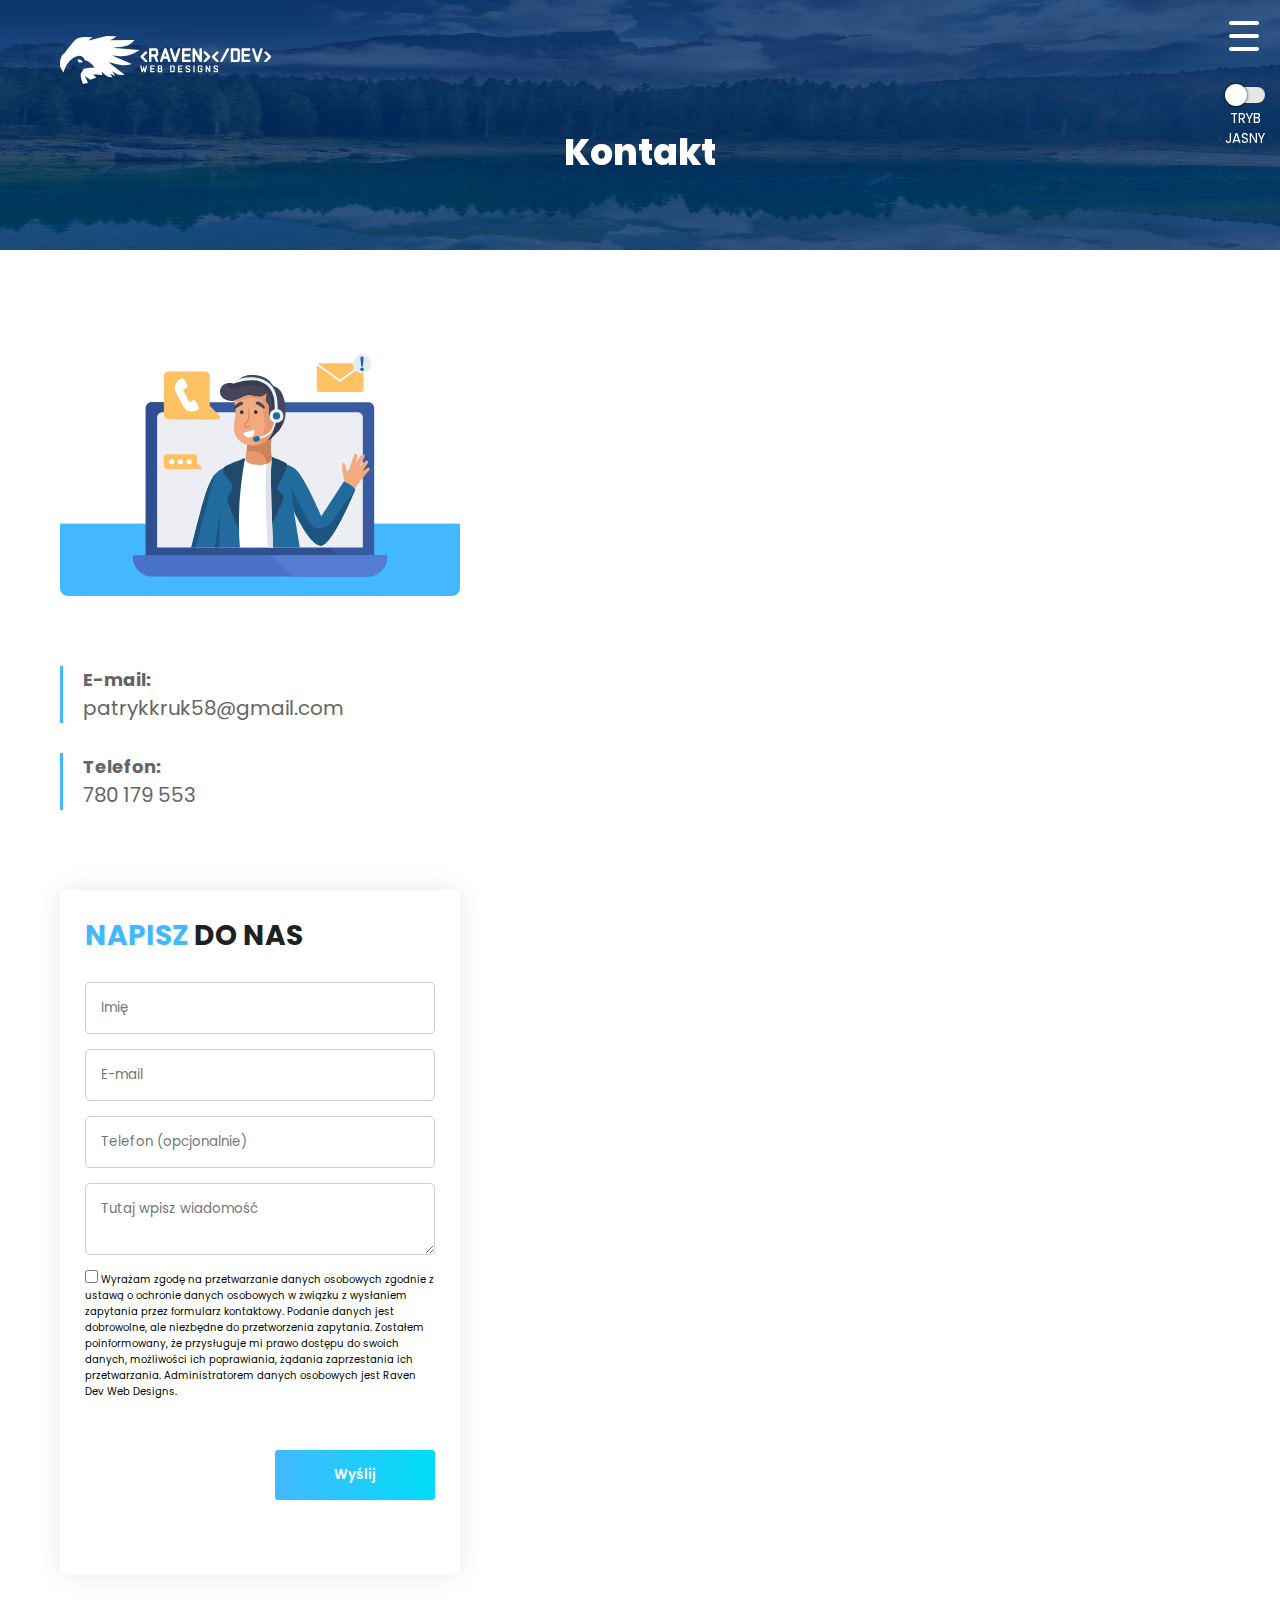
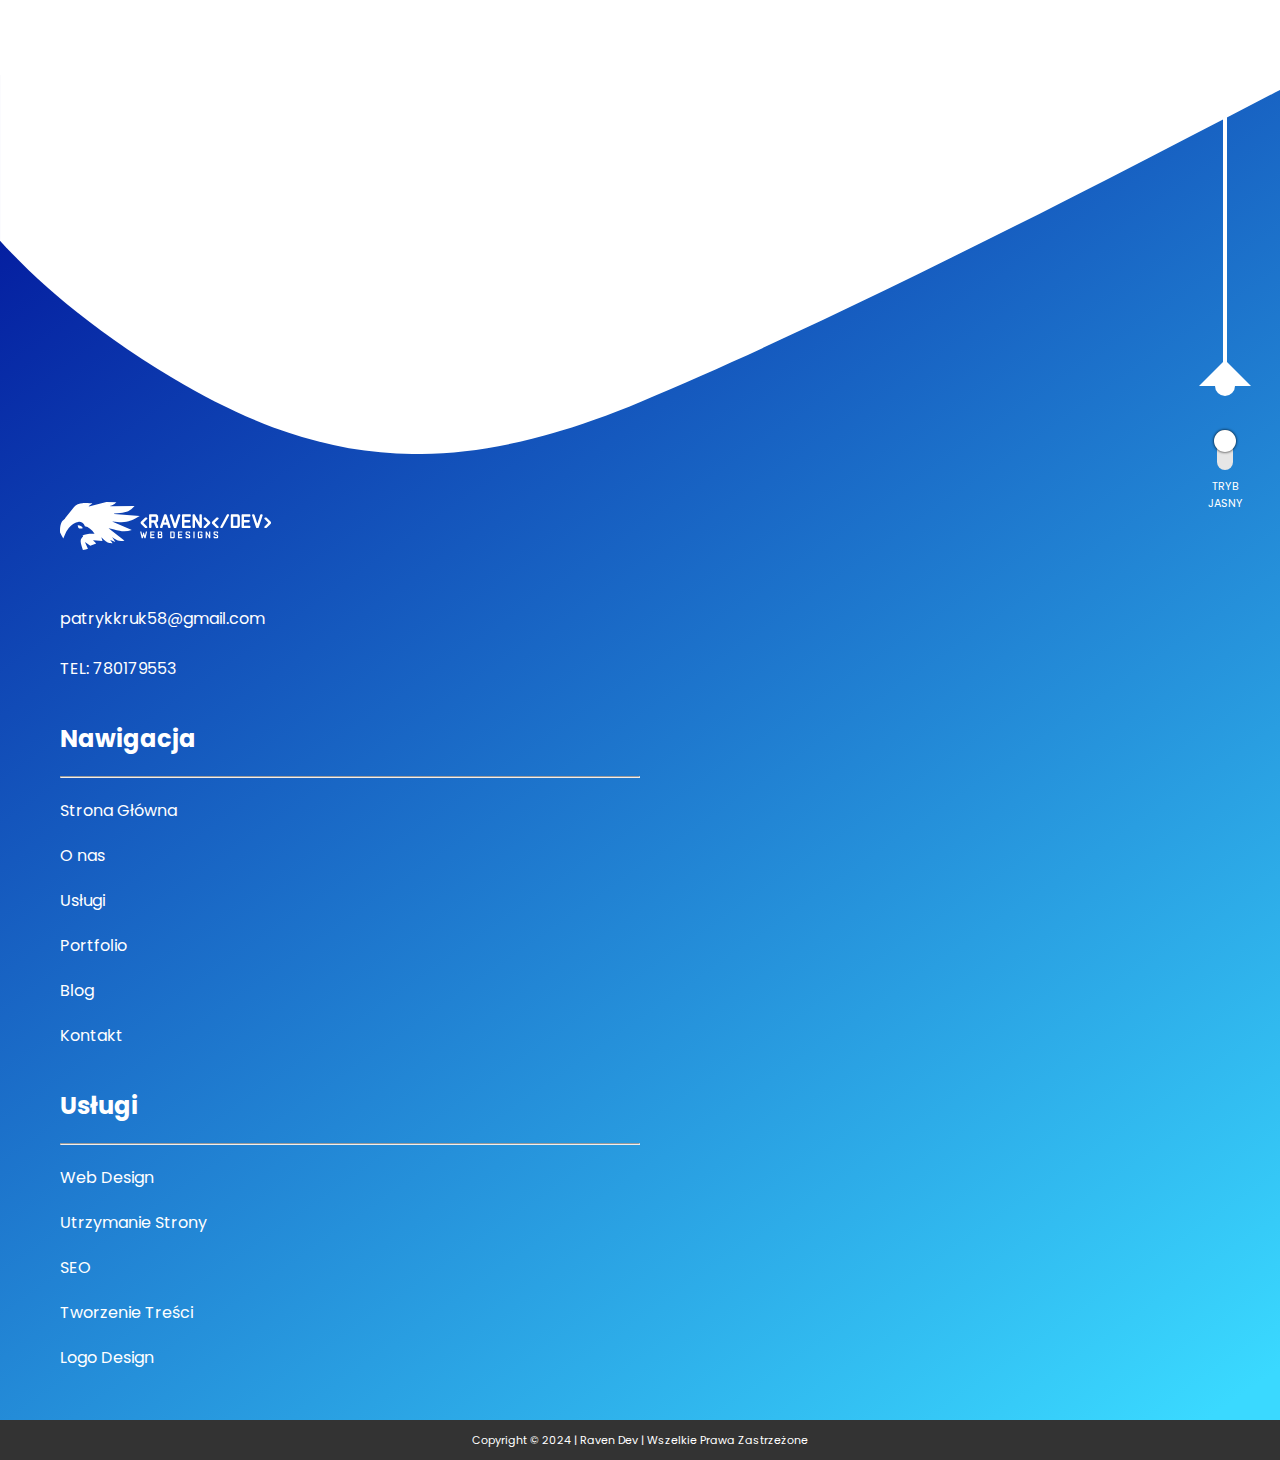
<file: kontakt.html>
<!DOCTYPE html>
<html lang="pl">
	<head>
		<meta charset="UTF-8" />
		<meta name="viewport" content="width=device-width, initial-scale=1.0" />
		<title>O nas</title>
		<meta name="descripion" content="abc" />
		<link rel="stylesheet" href="./css/contact.css" />
		<link rel="stylesheet" href="./css/blog-dark.css" />
	</head>
	<body class="aboutus-body">
		<header class="header" id="kontakt">
			<div class="header__bg-img">
				<img src="./img/forest-small.jpg" alt="" />
			</div>
			<div class="header__bg-shadow"></div>
			<div class="header__bg-img-dark d-none">
				<img src="./img/galaxy-small.jpg" alt="" />
			</div>
			<div class="header__bg-shadow-dark d-none"></div>
			<button class="burger-btn" aria-label="menu">
				<div class="burger-btn__box">
					<div class="burger-btn__bar1"></div>
					<div class="burger-btn__bar2"></div>
					<div class="burger-btn__bar3"></div>
				</div>
			</button>
			<button
				class="color-scheme-btn"
				aria-label="zmiana koloru strony na ciemny"
			>
				<div class="color-scheme-btn__box">
					<div class="color-scheme-btn__pill">
						<div class="color-scheme-btn__circle"></div>
					</div>
				</div>
				<p class="light">TRYB JASNY</p>
				<p class="dark d-none">TRYB CIEMNY</p>
			</button>

			<nav class="nav-mobile d-flex">
				<ul class="">
					<li class=""><a href="index.html">Strona Główna</a></li>
					<li><a href="onas.html">O nas</a></li>
					<li><a href="uslugi.html">Usługi</a></li>
					<li>
						<a href="index.html#portfolio">Portfolio</a>
					</li>
					<li><a href="blog.html">Blog</a></li>
					<li class="hide"><a href="#kontakt">Kontakt</a></li>
				</ul>
			</nav>
			<div class="nav-mobile-background"></div>
			<div class="wrapper">
				<div class="logo">
					<div class="logo__clickable">
						<a href="index.html"
							><img
								src="./img/icons/logoRavenDev.svg"
								alt="logo firmy Raven Dev"
							/>
							<div class="text">
								<p>Po Zmroku</p>
							</div></a
						>
					</div>
				</div>

				<div class="header__text">
					<h1>Kontakt</h1>
				</div>
			</div>
		</header>
		<main>
			<section class="blog">
				<div class="wrapper">
					<div class="owner-photo">
						<img src="./img/icons/contactus.svg" alt="" />
					</div>

					<a href="mailto:patrykkruk58@gmail.com" target="_blank" class="h2">
						<h2>E-mail:</h2>
						<p class="paragraph">patrykkruk58@gmail.com</p>
					</a>
					<a href="tel:780179553" target="_blank" class="h2 no-margin">
						<h2>Telefon:</h2>
						<p class="paragraph">780 179 553</p>
					</a>

					<form action="mail.php" method="post" class="contact-form">
						<h3><span>NAPISZ</span> DO NAS</h3>
						<div class="contact-box">
							<input
								type="text"
								placeholder="Imię"
								id="name"
								name="name"
								required
							/>
						</div>
						<div class="contact-box">
							<input
								type="email"
								placeholder="E-mail"
								id="email"
								name="email"
								required
							/>
						</div>
						<div class="contact-box">
							<input
								type="tel"
								placeholder="Telefon (opcjonalnie)"
								id="tel"
								name="tel"
							/>
						</div>
						<div class="contact-box">
							<textarea
								name="msg"
								placeholder="Tutaj wpisz wiadomość"
								id="msg"
								required
							></textarea>
						</div>
						<div class="check">
							<input
								class="checkbox"
								type="checkbox"
								name="checkbox"
								id="checkbox"
								required
							/>
							<label for="checkbox"
								>Wyrażam zgodę na przetwarzanie danych osobowych zgodnie z
								ustawą o ochronie danych osobowych w związku z wysłaniem
								zapytania przez formularz kontaktowy. Podanie danych jest
								dobrowolne, ale niezbędne do przetworzenia zapytania. Zostałem
								poinformowany, że przysługuje mi prawo dostępu do swoich danych,
								możliwości ich poprawiania, żądania zaprzestania ich
								przetwarzania. Administratorem danych osobowych jest Raven Dev
								Web Designs.</label
							>
						</div>
						<button class="button">Wyślij</button>
					</form>

					<p class="msg-status"></p>
				</div>
			</section>
		</main>
		<footer class="footer">
			<div class="swoosh">
				<img class="swoosh-one one" src="./img/icons/swoosh-inner.svg" alt="" />
				<img
					class="swoosh-two twos d-none"
					src="./img/icons/swoosh-inner-dark.svg"
					alt=""
				/>
			</div>

			<div class="wrapper">
				<div class="lamp">
					<div class="cable"></div>
					<div class="triangle"></div>
					<div class="bulb"></div>
					<button
						class="color-scheme-btn2"
						aria-label="zmiana koloru strony na ciemny"
					>
						<div class="color-scheme-btn2__box">
							<div class="color-scheme-btn2__pill">
								<div class="color-scheme-btn2__circle"></div>
							</div>
						</div>
						<p class="light-text">
							TRYB <br />
							JASNY
						</p>
						<p class="dark-text d-none">
							TRYB <br />
							CIEMNY
						</p>
					</button>
				</div>

				<div class="logo">
					<div class="logo__clickable">
						<img
							src="./img/icons/logoRavenDev.svg"
							alt="logo firmy Raven Dev"
						/>
					</div>
				</div>
				<div class="contact">
					<a href="mailto:patrykkruk58@gmail.com" target="_blank"
						>patrykkruk58@gmail.com</a
					>
					<br /><br />
					<a href="tel:780179553" target="_blank">TEL: 780179553</a>
				</div>
				<h2>Nawigacja</h2>
				<hr />
				<a href="index.html">Strona Główna</a>
				<a href="onas.html">O nas</a>
				<a href="uslugi.html">Usługi</a>
				<a href="index.html#portfolio">Portfolio</a>
				<a href="blog.html">Blog</a>
				<a href="#kontakt">Kontakt</a>
				<h2>Usługi</h2>
				<hr />
				<a href="">Web Design</a>
				<a href="">Utrzymanie Strony</a>
				<a href="">SEO</a>
				<a href="">Tworzenie Treści</a>
				<a href="">Logo Design</a>
			</div>
			<div class="brand">
				<p>Copyright &copy; 2024 | Raven Dev | Wszelkie Prawa Zastrzeżone</p>
			</div>
		</footer>
		<script src="./js/contact.js"></script>
	</body>
</html>
</file>
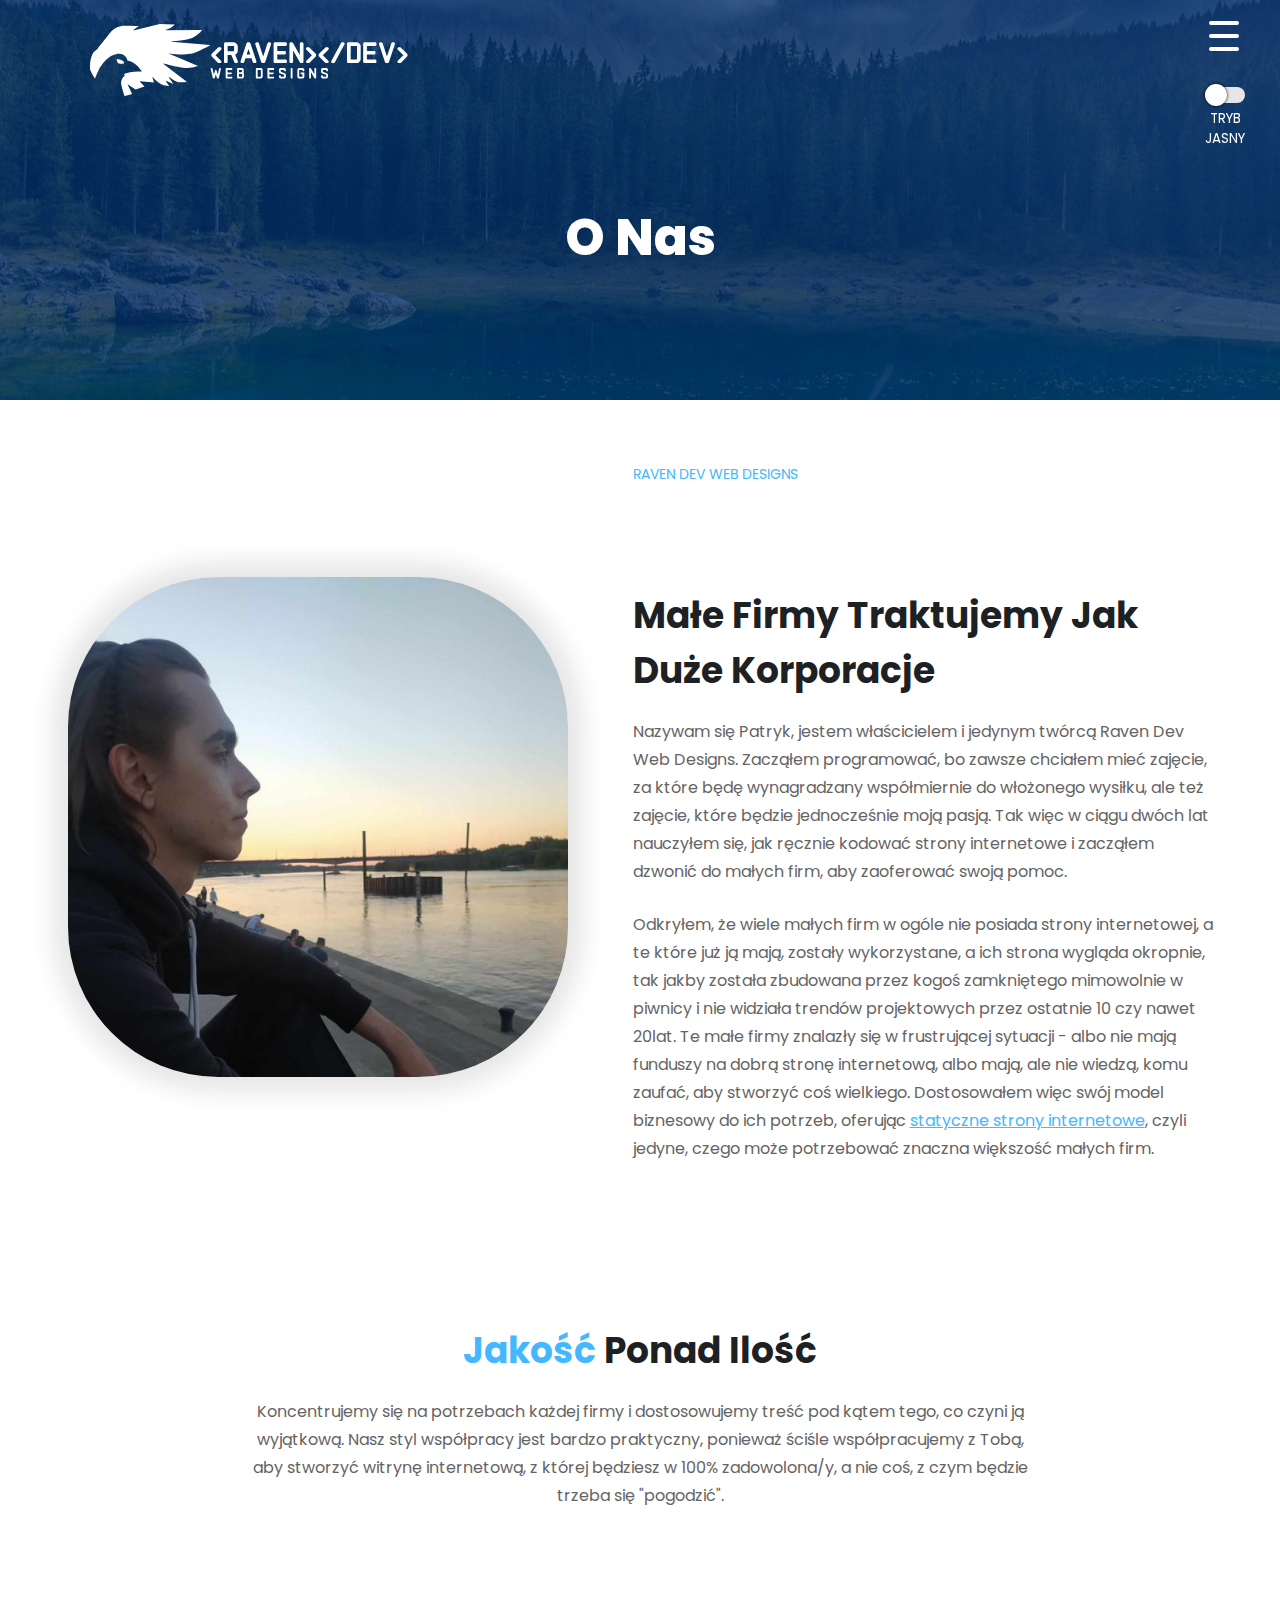
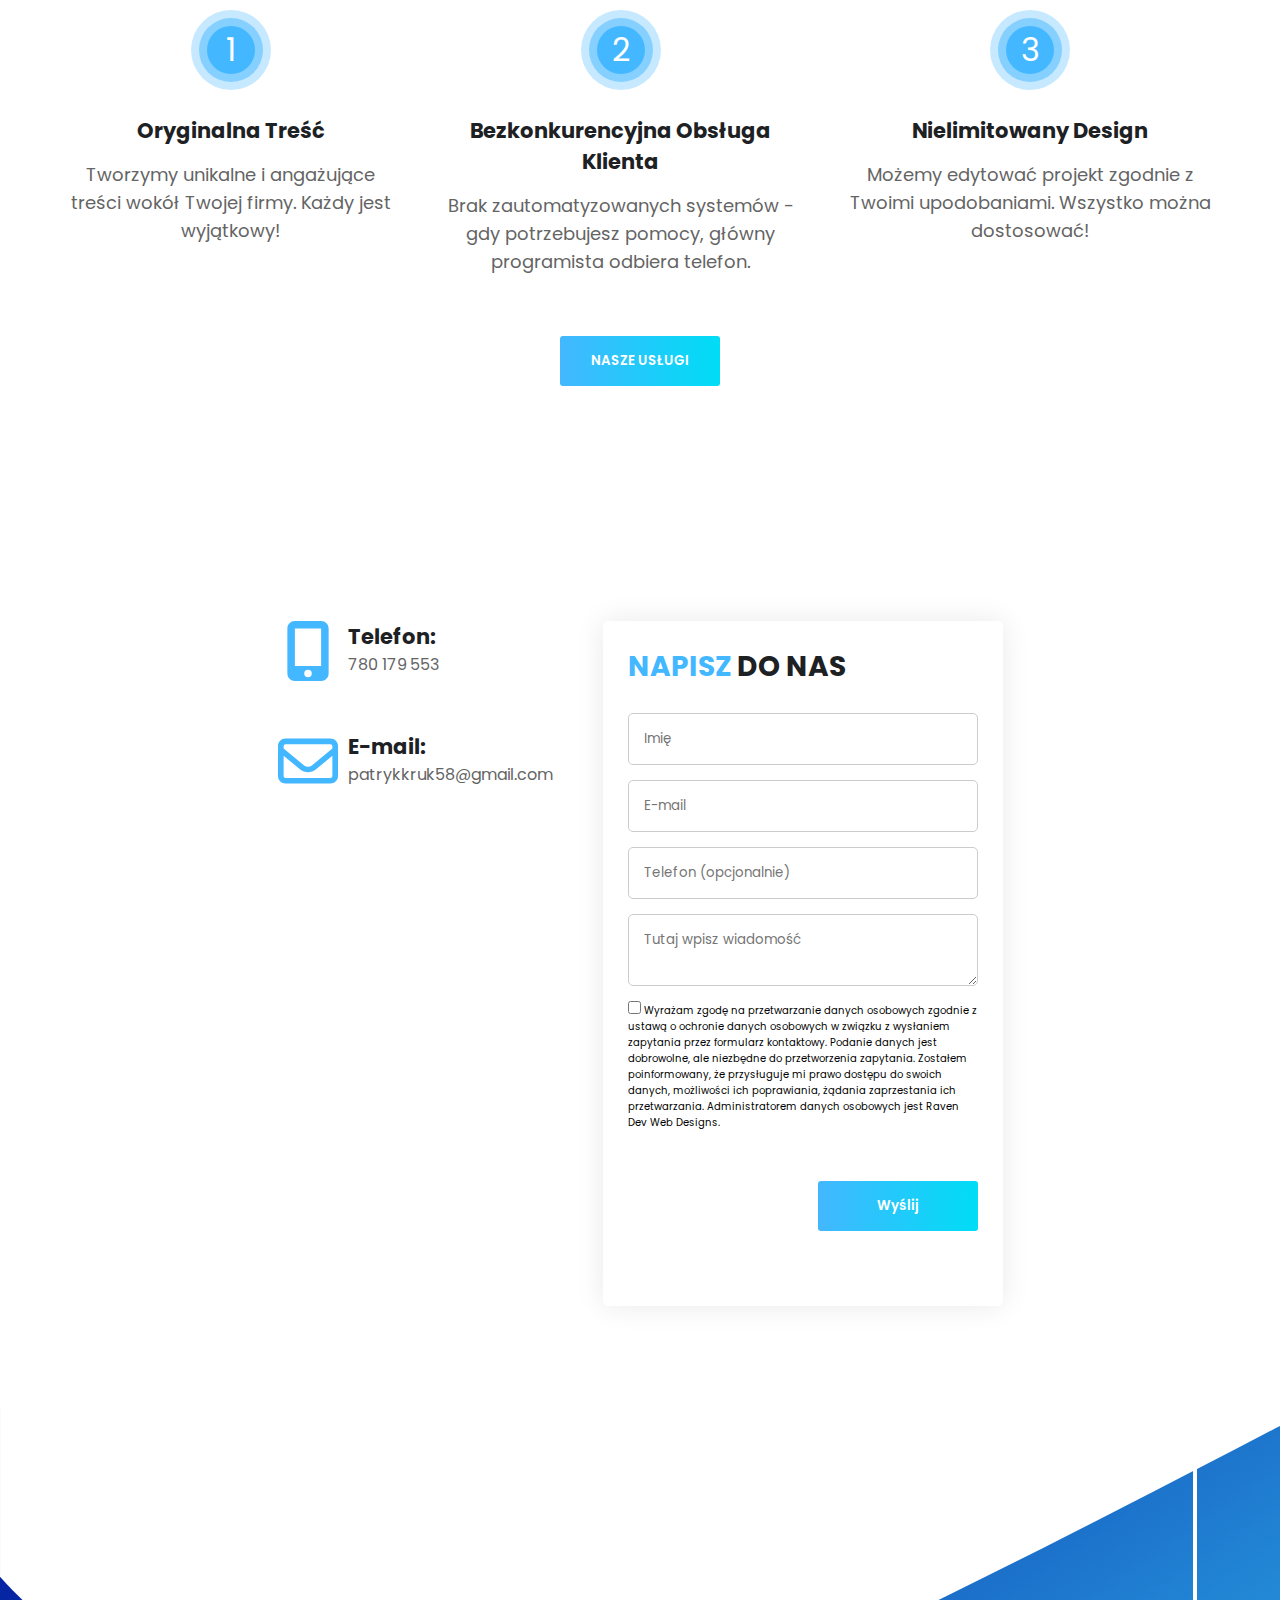
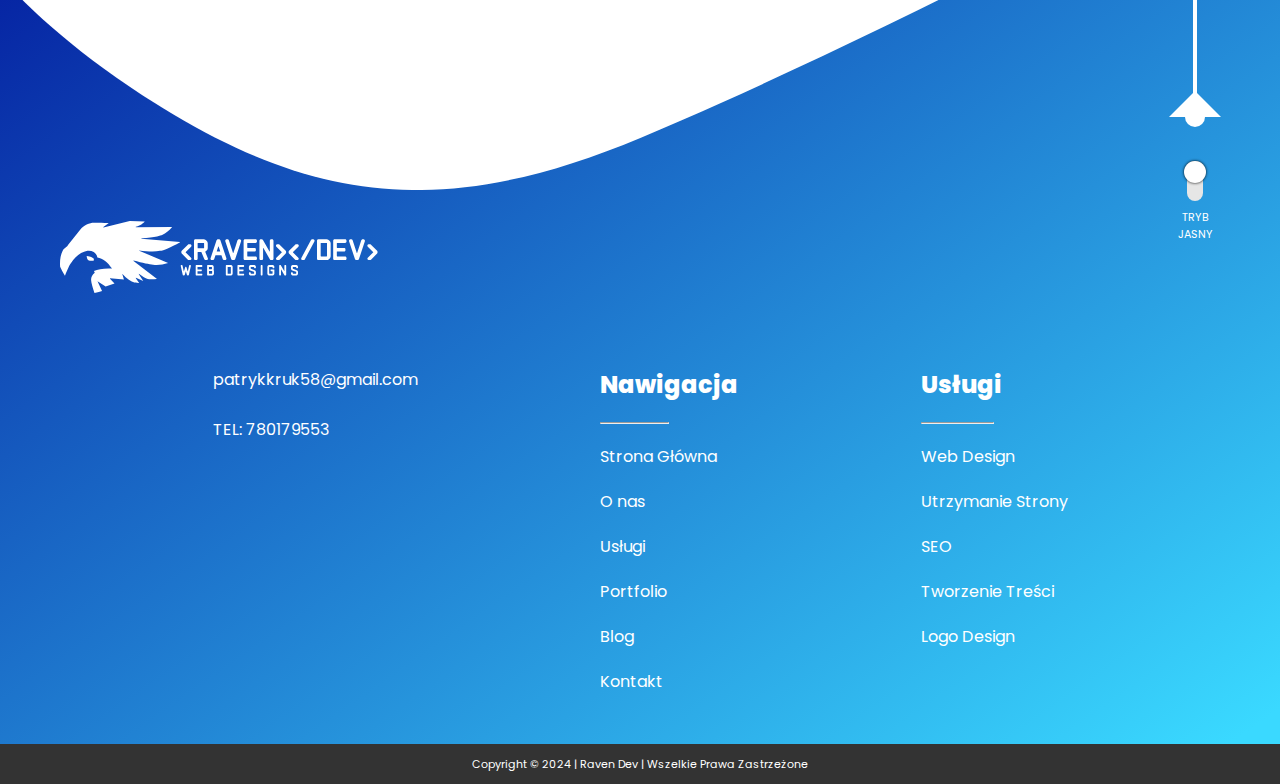
<file: onas.html>
<!DOCTYPE html>
<html lang="pl">
	<head>
		<meta charset="UTF-8" />
		<meta name="viewport" content="width=device-width, initial-scale=1.0" />
		<title>O nas</title>
		<meta name="descripion" content="abc" />
		<link rel="stylesheet" href="./css/aboutus.css" />
		<link rel="stylesheet" href="./css/aboutus-dark.css" />
	</head>
	<body class="aboutus-body">
		<div class="header__bg-img"></div>
		<div class="header__bg-shadow"></div>
		<div class="header__bg-img-dark d-none"></div>
		<div class="header__bg-shadow-dark d-none"></div>
		<header class="header" id="o-nas">
			<button class="burger-btn" aria-label="menu">
				<div class="burger-btn__box">
					<div class="burger-btn__bar1"></div>
					<div class="burger-btn__bar2"></div>
					<div class="burger-btn__bar3"></div>
				</div>
			</button>
			<button
				class="color-scheme-btn"
				aria-label="zmiana koloru strony na ciemny"
			>
				<div class="color-scheme-btn__box">
					<div class="color-scheme-btn__pill">
						<div class="color-scheme-btn__circle"></div>
					</div>
				</div>
				<p class="light">TRYB JASNY</p>
				<p class="dark d-none">TRYB CIEMNY</p>
			</button>

			<nav class="nav-mobile d-flex">
				<ul class="">
					<li><a href="index.html">Strona Główna</a></li>
					<li class="hide"><a href="#o-nas">O nas</a></li>
					<li><a href="uslugi.html">Usługi</a></li>
					<li>
						<a href="index.html#portfolio">Portfolio</a>
					</li>
					<li><a href="blog.html">Blog</a></li>
					<li><a href="kontakt.html">Kontakt</a></li>
				</ul>
			</nav>
			<div class="nav-mobile-background"></div>
			<div class="wrapper">
				<div class="logo">
					<div class="logo__clickable">
						<a href="index.html"
							><img
								src="./img/icons/logoRavenDev.svg"
								alt="logo firmy Raven Dev"
							/>
							<div class="text">
								<p>Po Zmroku</p>
							</div></a
						>
					</div>
				</div>

				<div class="header__text">
					<h1>O Nas</h1>
				</div>
			</div>
		</header>
		<main>
			<section class="aboutme">
				<div class="wrapper">
					<div class="items-float">
						<div class="item">
							<div class="owner-photo">
								<img src="./img/me.jpg" alt="" />
							</div>
						</div>
						<div class="item">
							<p><span>RAVEN DEV WEB DESIGNS</span></p>
							<h2>Małe Firmy Traktujemy Jak Duże Korporacje</h2>
							<p>
								Nazywam się Patryk, jestem właścicielem i jedynym twórcą Raven
								Dev Web Designs. Zacząłem programować, bo zawsze chciałem mieć
								zajęcie, za które będę wynagradzany współmiernie do włożonego
								wysiłku, ale też zajęcie, które będzie jednocześnie moją pasją.
								Tak więc w ciągu dwóch lat nauczyłem się, jak ręcznie kodować
								strony internetowe i zacząłem dzwonić do małych firm, aby
								zaoferować swoją pomoc.
							</p>
							<p class="margintop">
								Odkryłem, że wiele małych firm w ogóle nie posiada strony
								internetowej, a te które już ją mają, zostały wykorzystane, a
								ich strona wygląda okropnie, tak jakby została zbudowana przez
								kogoś zamkniętego mimowolnie w piwnicy i nie widziała trendów
								projektowych przez ostatnie 10 czy nawet 20lat. Te małe firmy
								znalazły się w frustrującej sytuacji - albo nie mają funduszy na
								dobrą stronę internetową, albo mają, ale nie wiedzą, komu
								zaufać, aby stworzyć coś wielkiego. Dostosowałem więc swój model
								biznesowy do ich potrzeb, oferując
								<a
									href="jaka-jest-roznica-miedzy-recznie-kodowanymi-stronami-internetowymi-a-witrynami-wordpress.html"
									>statyczne strony internetowe</a
								>, czyli jedyne, czego może potrzebować znaczna większość małych
								firm.
							</p>
						</div>
					</div>
					<h2><span>Jakość</span> Ponad Ilość</h2>
					<p>
						Koncentrujemy się na potrzebach każdej firmy i dostosowujemy
						treść pod kątem tego, co czyni ją wyjątkową. Nasz styl
						współpracy jest bardzo praktyczny, ponieważ ściśle
						współpracujemy z Tobą, aby stworzyć witrynę internetową, z
						której będziesz w 100% zadowolona/y, a nie coś, z czym będzie
						trzeba się "pogodzić".
					</p>

					<div class="items">
						<div class="item">
							<div class="circles">
								<div class="circles__one"></div>
								<div class="circles__two">
									<span>1</span>
								</div>
							</div>
							<h3>Oryginalna Treść</h3>
							<p>
								Tworzymy unikalne i angażujące treści wokół Twojej firmy. Każdy
								jest wyjątkowy!
							</p>
						</div>
						<div class="item">
							<div class="circles">
								<div class="circles__one"></div>
								<div class="circles__two">
									<span>2</span>
								</div>
							</div>
							<h3>Bezkonkurencyjna Obsługa Klienta</h3>
							<p>
								Brak zautomatyzowanych systemów - gdy potrzebujesz pomocy,
								główny programista odbiera telefon.
							</p>
						</div>
						<div class="item">
							<div class="circles">
								<div class="circles__one"></div>
								<div class="circles__two">
									<span>3</span>
								</div>
							</div>
							<h3>Nielimitowany Design</h3>
							<p>
								Możemy edytować projekt zgodnie z Twoimi upodobaniami. Wszystko
								można dostosować!
							</p>
						</div>
					</div>
					<a href="uslugi.html" class="button">NASZE USŁUGI</a>
				</div>
			</section>
			<section class="contact-section">
				<div class="wrapper">
					<div class="items">
						<a href="tel:780179553" target="_blank" class="item">
							<img src="./img/icons/mobile-screen.svg" alt="" />
							<div class="item__text">
								<h3>Telefon:</h3>
								<p>780 179 553</p>
							</div>
						</a>
						<a
							href="mailto:patrykkruk58@gmail.com"
							target="_blank"
							class="item"
						>
							<img src="./img/icons/email-icon.svg" alt="" />
							<div class="item__text">
								<h3>E-mail:</h3>
								<p>patrykkruk58@gmail.com</p>
							</div>
						</a>
					</div>
					<form action="mail.php" method="post" class="contact-form">
						<h3><span>NAPISZ</span> DO NAS</h3>
						<div class="contact-box">
							<input
								type="text"
								placeholder="Imię"
								id="name"
								name="name"
								required
							/>
						</div>
						<div class="contact-box">
							<input
								type="email"
								placeholder="E-mail"
								id="email"
								name="email"
								required
							/>
						</div>
						<div class="contact-box">
							<input
								type="tel"
								placeholder="Telefon (opcjonalnie)"
								id="tel"
								name="tel"
							/>
						</div>
						<div class="contact-box">
							<textarea
								name="msg"
								placeholder="Tutaj wpisz wiadomość"
								id="msg"
								required
							></textarea>
						</div>
						<div class="check">
							<input
								class="checkbox"
								type="checkbox"
								name="checkbox"
								id="checkbox"
								required
							/>
							<label for="checkbox"
								>Wyrażam zgodę na przetwarzanie danych osobowych zgodnie z
								ustawą o ochronie danych osobowych w związku z wysłaniem
								zapytania przez formularz kontaktowy. Podanie danych jest
								dobrowolne, ale niezbędne do przetworzenia zapytania. Zostałem
								poinformowany, że przysługuje mi prawo dostępu do swoich danych,
								możliwości ich poprawiania, żądania zaprzestania ich
								przetwarzania. Administratorem danych osobowych jest Raven Dev
								Web Designs.</label
							>
						</div>
						<button class="button">Wyślij</button>
					</form>
				</div>

				<p class="msg-status"></p>
			</section>
		</main>
		<footer class="footer">
			<div class="swoosh">
				<img class="swoosh-one one" src="./img/icons/swoosh-inner.svg" alt="" />
				<img
					class="swoosh-two twos d-none"
					src="./img/icons/swoosh-inner-dark.svg"
					alt=""
				/>
			</div>

			<div class="wrapper">
				<div class="lamp">
					<div class="cable"></div>
					<div class="triangle"></div>
					<div class="bulb"></div>
					<button
						class="color-scheme-btn2"
						aria-label="zmiana koloru strony na ciemny"
					>
						<div class="color-scheme-btn2__box">
							<div class="color-scheme-btn2__pill">
								<div class="color-scheme-btn2__circle"></div>
							</div>
						</div>
						<p class="light-text">
							TRYB <br />
							JASNY
						</p>
						<p class="dark-text d-none">
							TRYB <br />
							CIEMNY
						</p>
					</button>
				</div>

				<div class="logo">
					<div class="logo__clickable">
						<img
							src="./img/icons/logoRavenDev.svg"
							alt="logo firmy Raven Dev"
						/>
					</div>
				</div>
				<div class="contact">
					<a href="mailto:patrykkruk58@gmail.com" target="_blank"
						>patrykkruk58@gmail.com</a
					>
					<br /><br />
					<a href="tel:780179553" target="_blank">TEL: 780179553</a>
				</div>
				<div class="item">
					<h2>Nawigacja</h2>
					<hr />
					<a href="index.html">Strona Główna</a>
					<a href="#o-nas">O nas</a>
					<a href="uslugi.html">Usługi</a>
					<a href="index.html#portfolio">Portfolio</a>
					<a href="blog.html">Blog</a>
					<a href="kontakt.html">Kontakt</a>
				</div>

				<div class="item">
					<h2>Usługi</h2>
					<hr />
					<a href="">Web Design</a>
					<a href="">Utrzymanie Strony</a>
					<a href="">SEO</a>
					<a href="">Tworzenie Treści</a>
					<a href="">Logo Design</a>
				</div>
			</div>
			<div class="brand">
				<p>Copyright &copy; 2024 | Raven Dev | Wszelkie Prawa Zastrzeżone</p>
			</div>
		</footer>
		<script src="./js/main.js"></script>
	</body>
</html>
</file>
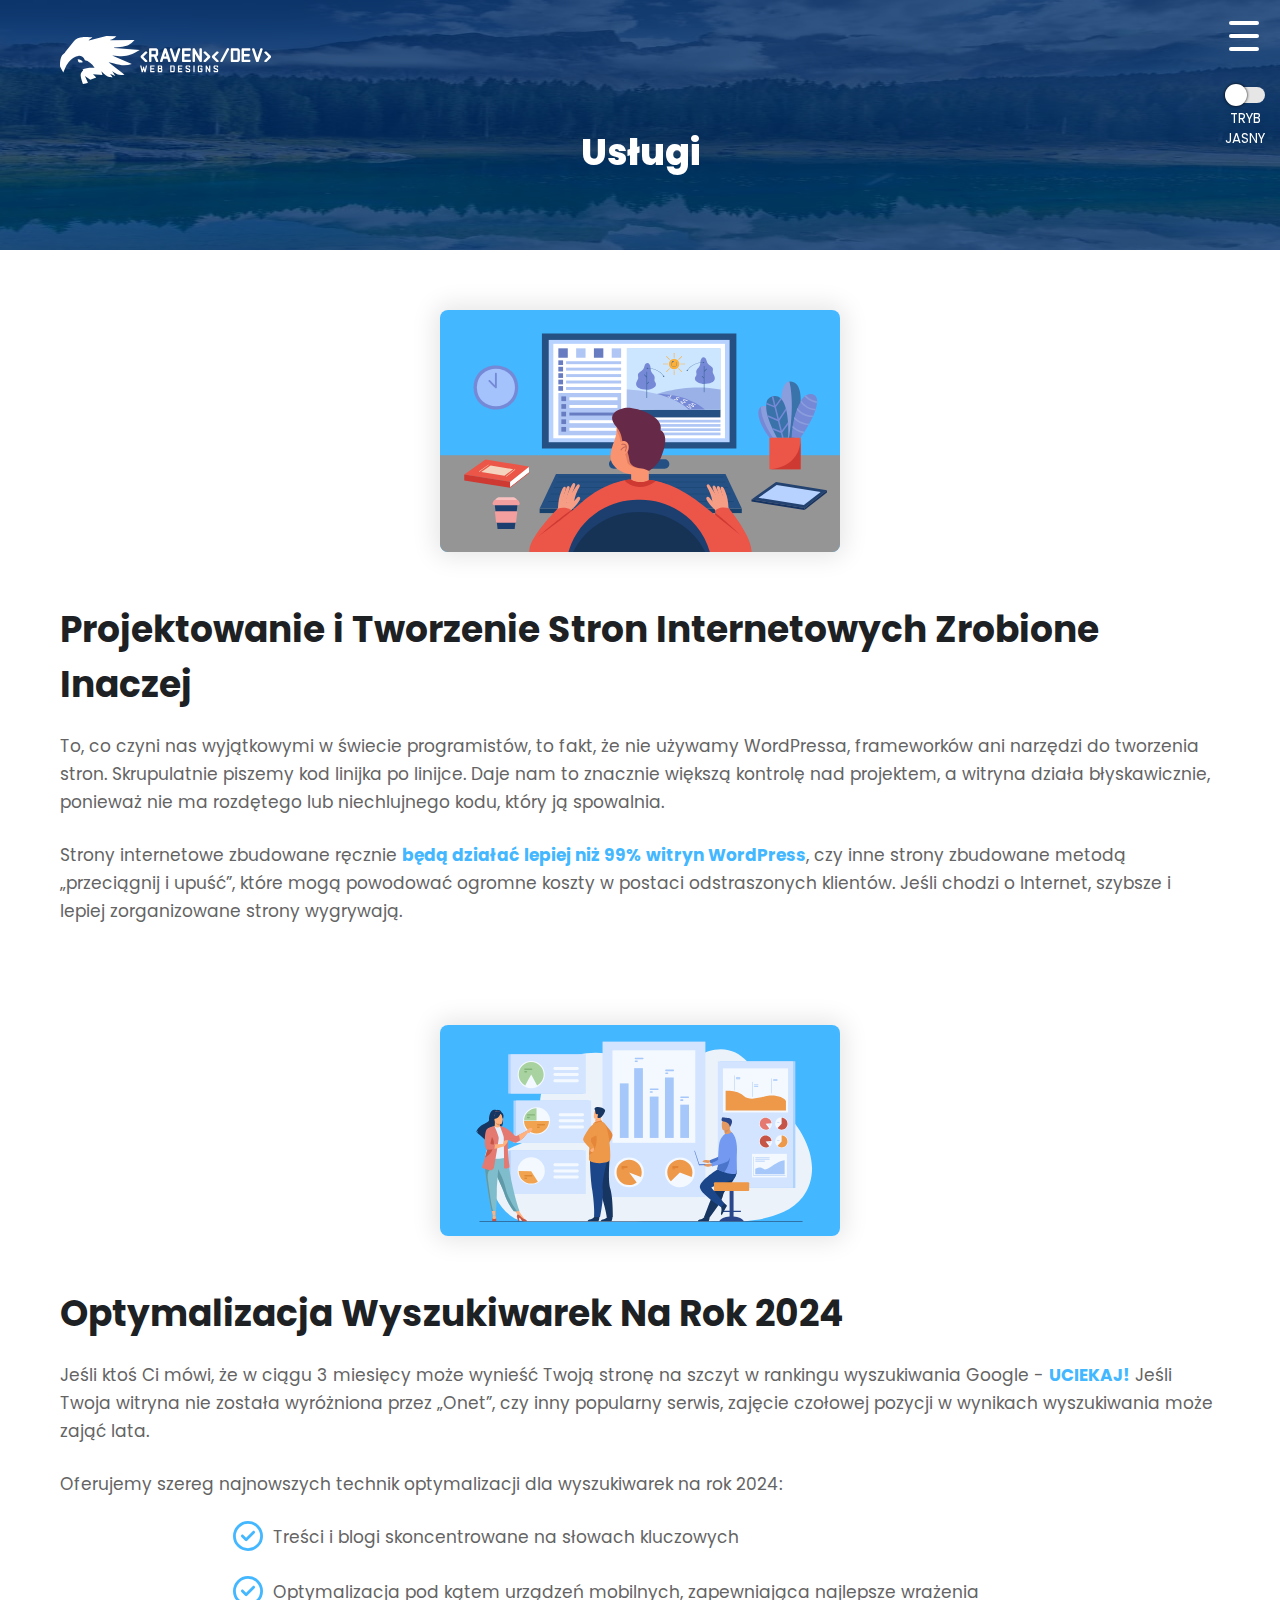
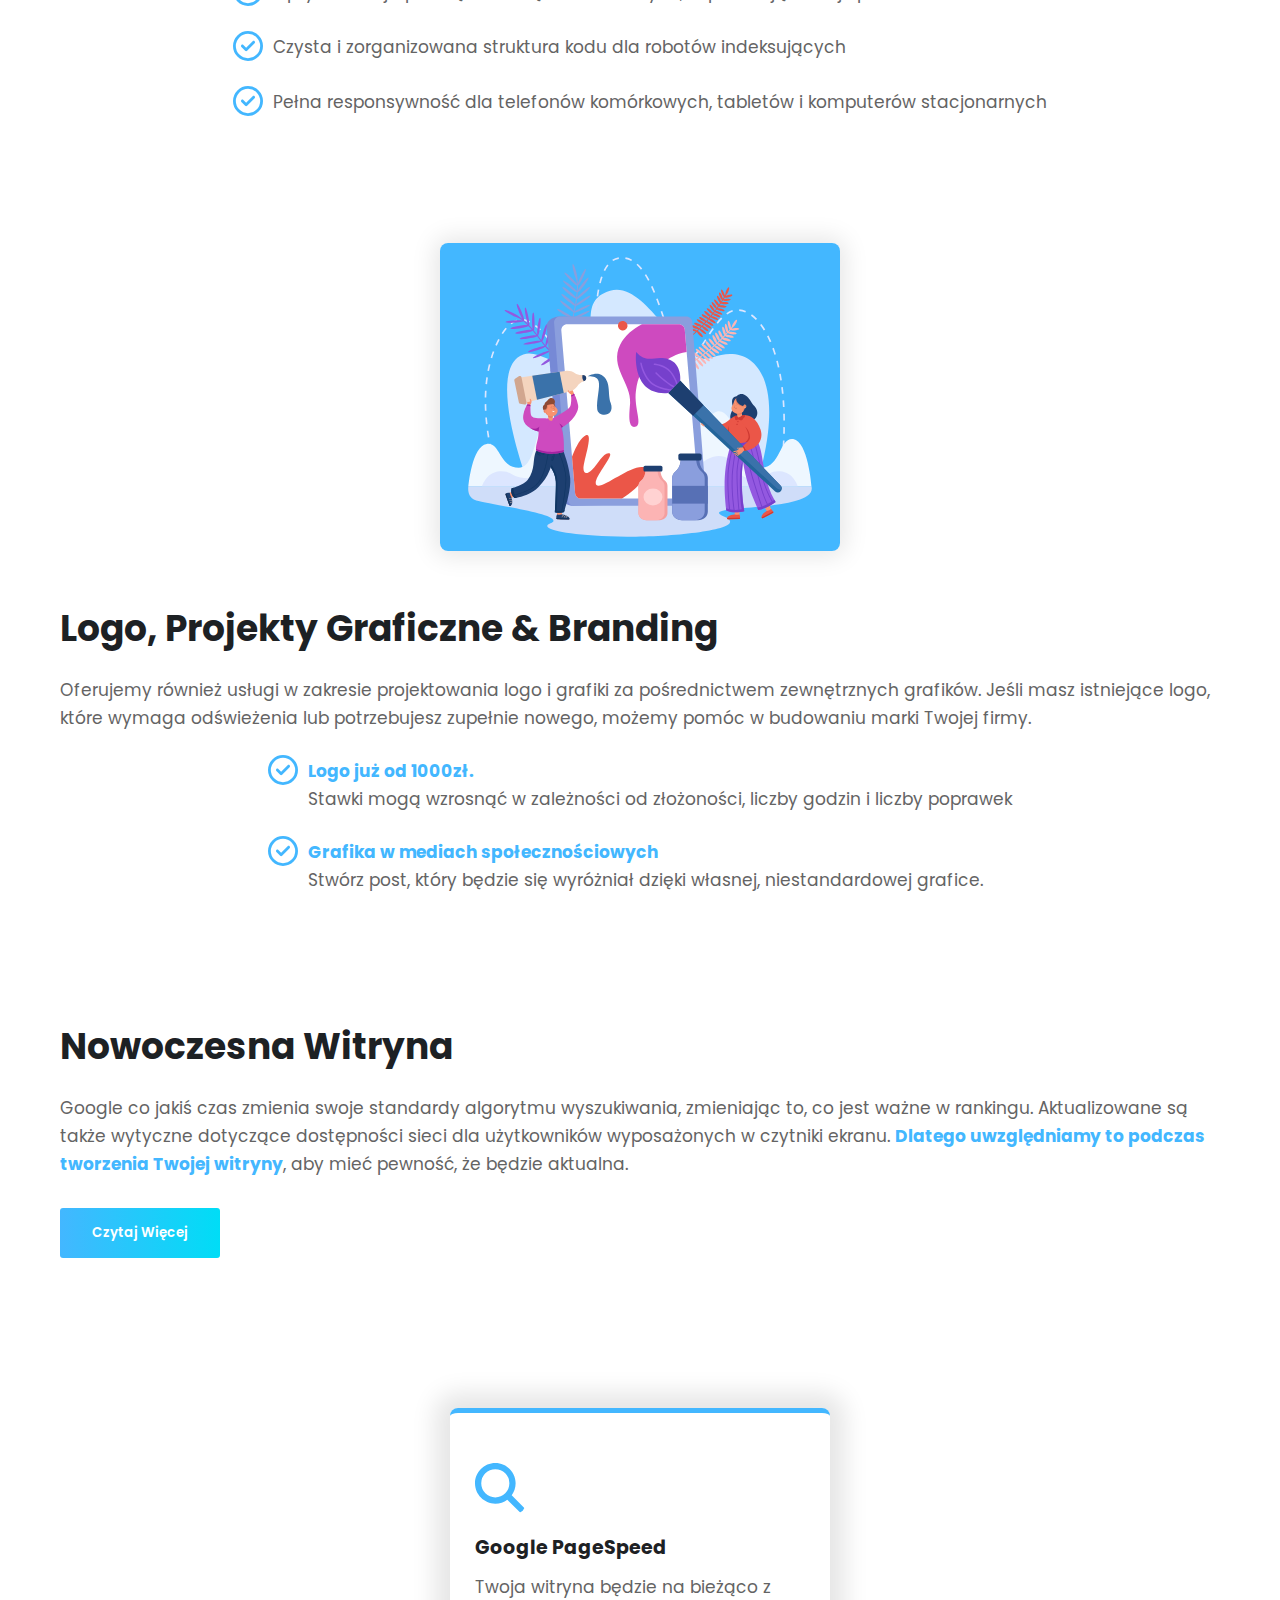
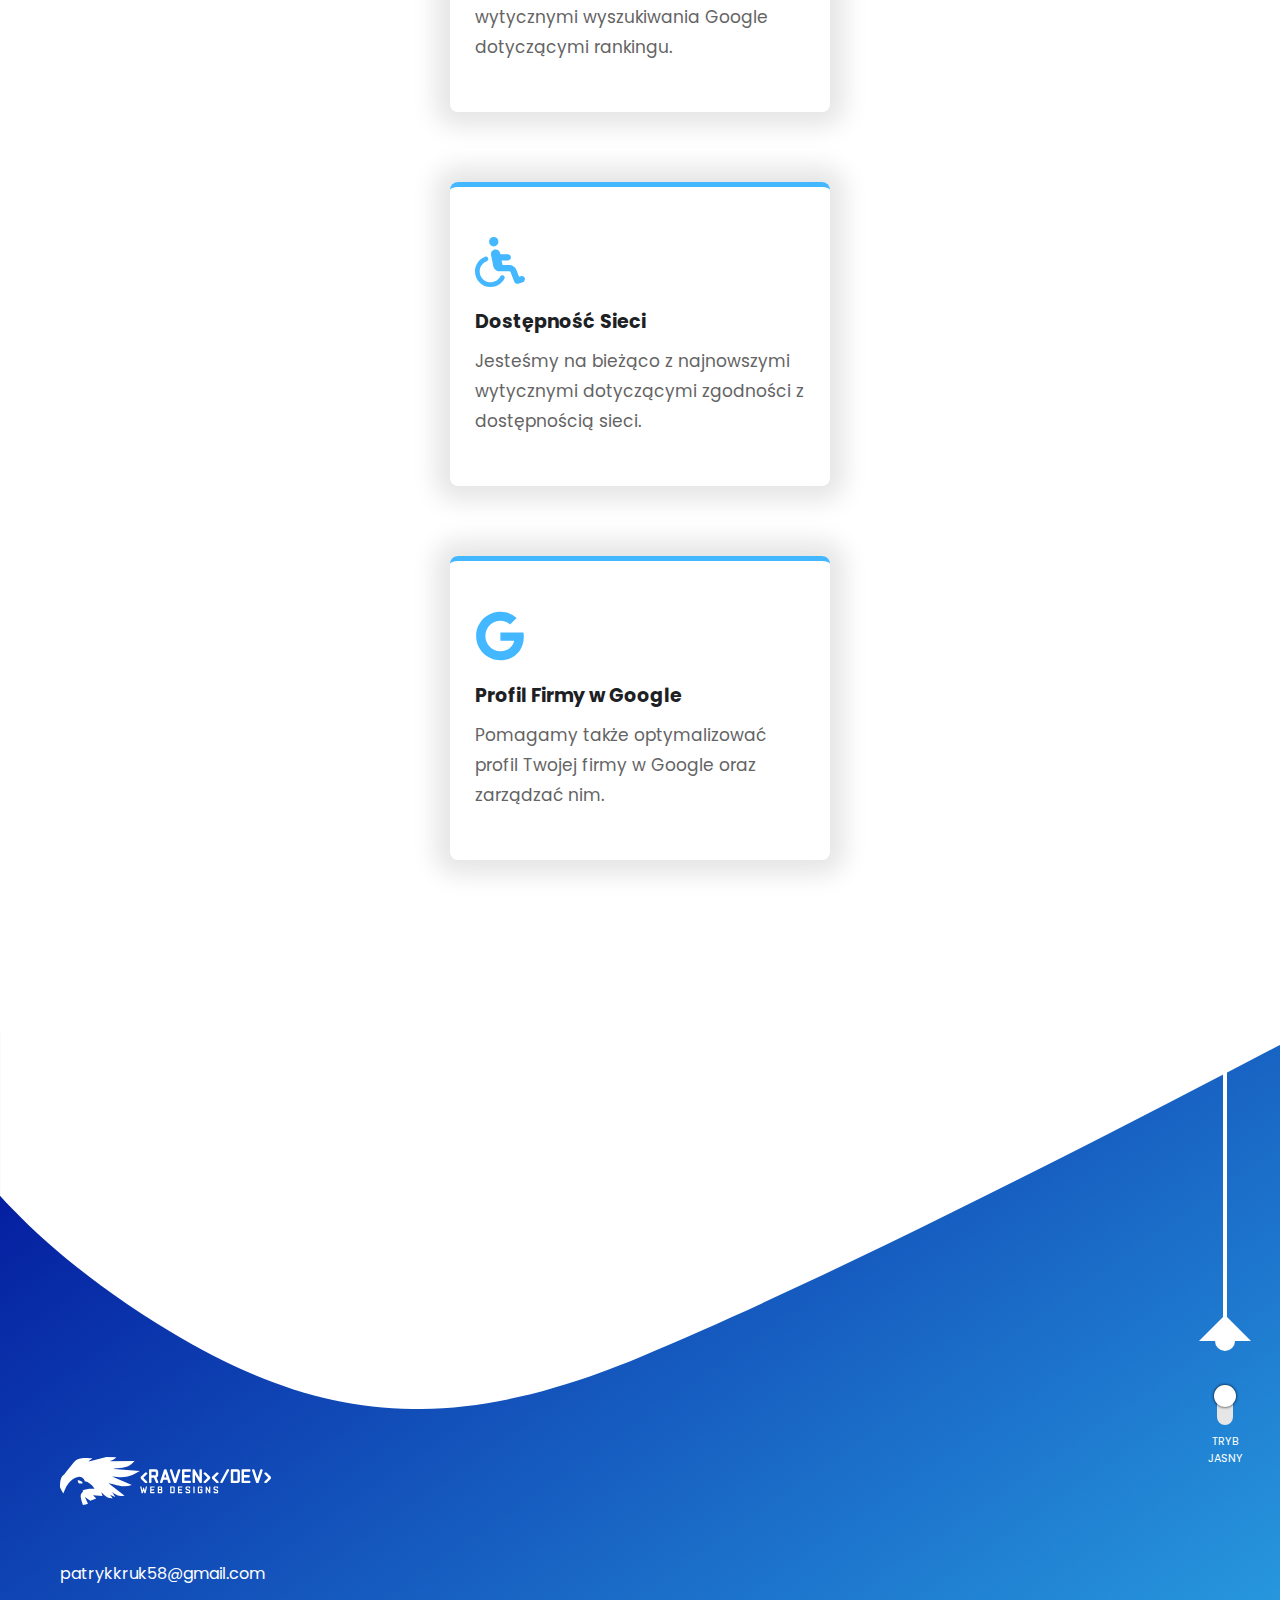
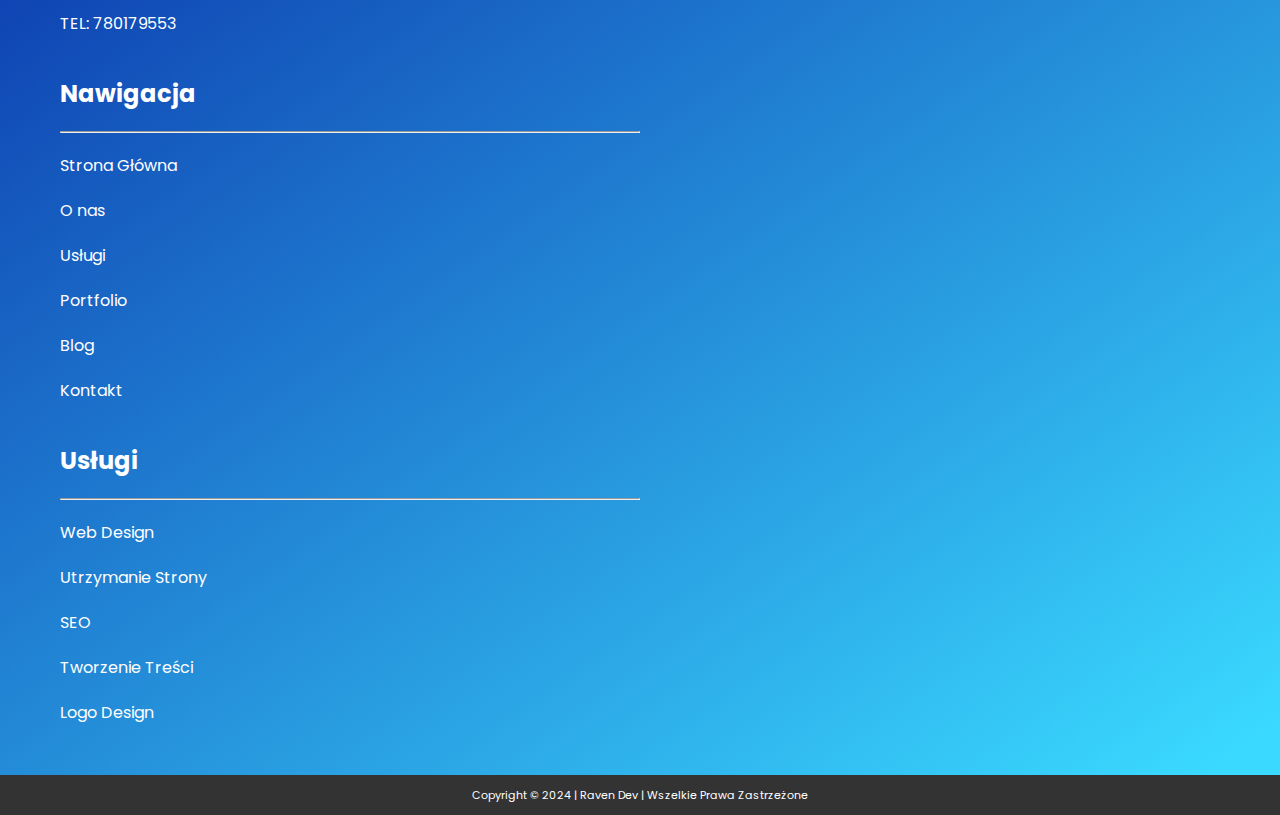
<file: uslugi.html>
<!DOCTYPE html>
<html lang="pl">
	<head>
		<meta charset="UTF-8" />
		<meta name="viewport" content="width=device-width, initial-scale=1.0" />
		<title>O nas</title>
		<meta name="descripion" content="abc" />
		<link rel="stylesheet" href="./css/services.css" />
		<link rel="stylesheet" href="./css/aboutus-dark.css" />
	</head>
	<body class="aboutus-body">
		<div class="header__bg-img">
			<img src="./img/forest-small.jpg" alt="" />
		</div>
		<div class="header__bg-shadow"></div>
		<div class="header__bg-img-dark d-none">
			<img src="./img/galaxy-small.jpg" alt="" />
		</div>
		<div class="header__bg-shadow-dark d-none"></div>
		<header class="header" id="uslugi">
			<button class="burger-btn" aria-label="menu">
				<div class="burger-btn__box">
					<div class="burger-btn__bar1"></div>
					<div class="burger-btn__bar2"></div>
					<div class="burger-btn__bar3"></div>
				</div>
			</button>
			<button
				class="color-scheme-btn"
				aria-label="zmiana koloru strony na ciemny"
			>
				<div class="color-scheme-btn__box">
					<div class="color-scheme-btn__pill">
						<div class="color-scheme-btn__circle"></div>
					</div>
				</div>
				<p class="light">TRYB JASNY</p>
				<p class="dark d-none">TRYB CIEMNY</p>
			</button>

			<nav class="nav-mobile d-flex">
				<ul class="">
					<li><a href="index.html">Strona Główna</a></li>
					<li><a href="onas.html">O nas</a></li>
					<li class="hide"><a href="#uslugi">Usługi</a></li>
					<li>
						<a href="index.html#portfolio">Portfolio</a>
					</li>
					<li><a href="blog.html">Blog</a></li>
					<li><a href="kontakt.html">Kontakt</a></li>
				</ul>
			</nav>
			<div class="nav-mobile-background"></div>
			<div class="wrapper">
				<div class="logo">
					<div class="logo__clickable">
						<a href="index.html"
							><img
								src="./img/icons/logoRavenDev.svg"
								alt="logo firmy Raven Dev"
							/>
							<div class="text">
								<p>Po Zmroku</p>
							</div></a
						>
					</div>
				</div>

				<div class="header__text">
					<h1>Usługi</h1>
				</div>
			</div>
		</header>
		<main>
			<section class="aboutme">
				<div class="wrapper">
					<div class="owner-photo">
						<img src="./img/icons/designanddev.svg" alt="" />
					</div>
					<h2>
						Projektowanie i Tworzenie Stron Internetowych Zrobione Inaczej
					</h2>
					<p>
						To, co czyni nas wyjątkowymi w świecie programistów, to fakt, że nie
						używamy WordPressa, frameworków ani narzędzi do tworzenia stron.
						Skrupulatnie piszemy kod linijka po linijce. Daje nam to znacznie
						większą kontrolę nad projektem, a witryna działa błyskawicznie,
						ponieważ nie ma rozdętego lub niechlujnego kodu, który ją spowalnia.
					</p>
					<p class="marginbottom">
						Strony internetowe zbudowane ręcznie
						<span>będą działać lepiej niż 99% witryn WordPress</span>, czy inne
						strony zbudowane metodą „przeciągnij i upuść”, które mogą powodować
						ogromne koszty w postaci odstraszonych klientów. Jeśli chodzi o
						Internet, szybsze i lepiej zorganizowane strony wygrywają.
					</p>
					<div class="owner-photo">
						<img src="./img/icons/optimise.svg" alt="" />
					</div>
					<h2>Optymalizacja Wyszukiwarek Na Rok 2024</h2>
					<p>
						Jeśli ktoś Ci mówi, że w ciągu 3 miesięcy może wynieść Twoją stronę
						na szczyt w rankingu wyszukiwania Google -
						<span>UCIEKAJ!</span> Jeśli Twoja witryna nie została wyróżniona
						przez „Onet”, czy inny popularny serwis, zajęcie czołowej pozycji w
						wynikach wyszukiwania może zająć lata.
					</p>
					<p class="margintop">
						Oferujemy szereg najnowszych technik optymalizacji dla wyszukiwarek
						na rok 2024:
					</p>
					<div class="items">
						<div class="item">
							<img src="./img/icons/checkproicon.svg" alt="" />
							<div class="item__text">
								<p>Treści i blogi skoncentrowane na słowach kluczowych</p>
							</div>
						</div>
						<div class="item">
							<img src="./img/icons/checkproicon.svg" alt="" />
							<div class="item__text">
								<p>
									Optymalizacja pod kątem urządzeń mobilnych, zapewniająca
									najlepsze wrażenia
								</p>
							</div>
						</div>
						<div class="item">
							<img src="./img/icons/checkproicon.svg" alt="" />
							<div class="item__text">
								<p>
									Czysta i zorganizowana struktura kodu dla robotów
									indeksujących
								</p>
							</div>
						</div>
						<div class="item">
							<img src="./img/icons/checkproicon.svg" alt="" />
							<div class="item__text">
								<p>
									Pełna responsywność dla telefonów komórkowych, tabletów i
									komputerów stacjonarnych
								</p>
							</div>
						</div>
					</div>
					<div class="owner-photo">
						<img src="./img/icons/graphicdesign.svg" alt="" />
					</div>
					<h2>Logo, Projekty Graficzne & Branding</h2>
					<p>
						Oferujemy również usługi w zakresie projektowania logo i grafiki za
						pośrednictwem zewnętrznych grafików. Jeśli masz istniejące logo,
						które wymaga odświeżenia lub potrzebujesz zupełnie nowego, możemy
						pomóc w budowaniu marki Twojej firmy.
					</p>
					<div class="items">
						<div class="item">
							<img src="./img/icons/checkproicon.svg" alt="" />
							<div class="item__text">
								<p>
									<span>Logo już od 1000zł. </span> <br />
									Stawki mogą wzrosnąć w zależności od złożoności, liczby godzin
									i liczby poprawek
								</p>
							</div>
						</div>
						<div class="item">
							<img src="./img/icons/checkproicon.svg" alt="" />
							<div class="item__text">
								<p>
									<span>Grafika w mediach społecznościowych</span> <br />
									Stwórz post, który będzie się wyróżniał dzięki własnej,
									niestandardowej grafice.
								</p>
							</div>
						</div>
					</div>
					<h2>Nowoczesna Witryna</h2>
					<p>
						Google co jakiś czas zmienia swoje standardy algorytmu wyszukiwania,
						zmieniając to, co jest ważne w rankingu. Aktualizowane są także
						wytyczne dotyczące dostępności sieci dla użytkowników wyposażonych w
						czytniki ekranu.
						<span>Dlatego uwzględniamy to podczas tworzenia Twojej witryny</span
						>, aby mieć pewność, że będzie aktualna.
					</p>
					<a href="" class="button">Czytaj Więcej</a>

					<div class="items-two">
						<div class="item">
							<img src="./img/icons/search.svg" alt="" />
							<h3>Google PageSpeed</h3>

							<p>
								Twoja witryna będzie na bieżąco z wytycznymi wyszukiwania Google
								dotyczącymi rankingu.
							</p>
						</div>
						<div class="item">
							<img src="./img/icons/wheelchair.svg" alt="" />
							<h3>Dostępność Sieci</h3>

							<p>
								Jesteśmy na bieżąco z najnowszymi wytycznymi dotyczącymi
								zgodności z dostępnością sieci.
							</p>
						</div>
						<div class="item">
							<img src="./img/icons/google.svg" alt="" />
							<h3>Profil Firmy w Google</h3>

							<p>
								Pomagamy także optymalizować profil Twojej firmy w Google oraz
								zarządzać nim.
							</p>
						</div>
					</div>
				</div>
			</section>
		</main>
		<footer class="footer">
			<div class="swoosh">
				<img class="swoosh-one one" src="./img/icons/swoosh-inner.svg" alt="" />
				<img
					class="swoosh-two twos d-none"
					src="./img/icons/swoosh-inner-dark.svg"
					alt=""
				/>
			</div>

			<div class="wrapper">
				<div class="lamp">
					<div class="cable"></div>
					<div class="triangle"></div>
					<div class="bulb"></div>
					<button
						class="color-scheme-btn2"
						aria-label="zmiana koloru strony na ciemny"
					>
						<div class="color-scheme-btn2__box">
							<div class="color-scheme-btn2__pill">
								<div class="color-scheme-btn2__circle"></div>
							</div>
						</div>
						<p class="light-text">
							TRYB <br />
							JASNY
						</p>
						<p class="dark-text d-none">
							TRYB <br />
							CIEMNY
						</p>
					</button>
				</div>

				<div class="logo">
					<div class="logo__clickable">
						<img
							src="./img/icons/logoRavenDev.svg"
							alt="logo firmy Raven Dev"
						/>
					</div>
				</div>
				<div class="contact">
					<a href="mailto:patrykkruk58@gmail.com" target="_blank"
						>patrykkruk58@gmail.com</a
					>
					<br /><br />
					<a href="tel:780179553" target="_blank">TEL: 780179553</a>
				</div>
				<h2>Nawigacja</h2>
				<hr />
				<a href="index.html">Strona Główna</a>
				<a href="onas.html">O nas</a>
				<a href="#uslugi">Usługi</a>
				<a href="index.html#portfolio">Portfolio</a>
				<a href="blog.html">Blog</a>
				<a href="kontakt.html">Kontakt</a>
				<h2>Usługi</h2>
				<hr />
				<a href="">Web Design</a>
				<a href="">Utrzymanie Strony</a>
				<a href="">SEO</a>
				<a href="">Tworzenie Treści</a>
				<a href="">Logo Design</a>
			</div>
			<div class="brand">
				<p>Copyright &copy; 2024 | Raven Dev | Wszelkie Prawa Zastrzeżone</p>
			</div>
		</footer>
		<script src="./js/main.js"></script>
	</body>
</html>
</file>
<file: css/style.css>
@font-face {
  font-family: "custom400";
  src: url("../assets/fonts/Poppins-Regular.woff2") format("woff2"), url("../assets/fonts/Poppins-Regular.woff") format("woff");
}
@font-face {
  font-family: "custom600";
  src: url("../assets/fonts/Poppins-SemiBold.woff2") format("woff2"), url("../assets/fonts/Poppins-SemiBold.woff") format("woff");
}
@font-face {
  font-family: "custom700";
  src: url("../assets/fonts/Poppins-Bold.woff2") format("woff2"), url("../assets/fonts/Poppins-Bold.woff") format("woff");
}
@font-face {
  font-family: "custom800";
  src: url("../assets/fonts/Poppins-ExtraBold.woff2") format("woff2"), url("../assets/fonts/Poppins-ExtraBold.woff") format("woff");
}
@font-face {
  font-family: "customOpensans";
  src: url("../assets/fonts/OpenSans-SemiBold.woff2") format("woff2"), url("../assets/fonts/OpenSans-SemiBold.woff") format("woff");
}
@font-face {
  font-family: "customYellowtail";
  src: url("../assets/fonts/Yellowtail-Regular.woff") format("woff");
  src: url("../assets/fonts/Yellowtail-Regular.woff2") format("woff2"), url("../assets/fonts/Yellowtail-Regular.woff") format("woff");
}
*,
*::after,
*::before {
  box-sizing: border-box;
  margin: 0;
  padding: 0;
}

html,
body {
  font-family: "custom400", sans-serif;
  color-scheme: only light;
}

body {
  overflow-x: hidden;
  background-color: #fff;
}

html {
  font-size: 62.5%;
  scroll-behavior: smooth;
}

a {
  text-decoration: none;
}

img {
  height: auto;
}

input,
button,
textarea,
select {
  font-family: inherit;
}

button {
  border: none;
  cursor: pointer;
  font-family: "custom400";
}

textarea {
  resize: vertical;
}

table {
  border-collapse: collapse;
  border-spacing: 0;
}

.disable-scroll {
  overflow: hidden;
  height: 100%;
}

.wrapper {
  margin: 0 auto;
  max-width: 800px;
}

.header {
  position: relative;
  top: 0;
  left: 0;
  overflow: hidden;
  background: linear-gradient(145deg, #001099, #3ad9ff 96%);
  color: #fff;
}
.header .stars {
  display: none;
}
.header .wrapper {
  z-index: 1;
  position: relative;
  padding: 0 2rem 0 2rem;
}
.header .logo {
  height: 12rem;
  width: 100%;
}
.header .logo__clickable {
  height: 100%;
  width: 50%;
  display: flex;
  align-items: center;
  cursor: pointer;
}
.header .logo__clickable a {
  height: 40%;
}
.header .logo__clickable a img {
  height: 100%;
}
.header .logo__clickable .text {
  display: none;
}
.header__text {
  margin-top: 5rem;
}
.header__text h1 {
  font-family: "custom800";
  font-size: 3rem;
  margin-bottom: 3rem;
}
.header__text p {
  font-size: 1.4rem;
  margin-bottom: 3rem;
}
.header__text .header-button {
  border-radius: 0.5rem;
  width: 15rem;
  height: 5rem;
  font-size: 1.2rem;
  background-color: #fff;
  transition: background-color 0.3s;
  font-family: "customOpensans";
}
.header .two {
  position: absolute;
  transform: scaleX(-1);
  padding-left: 2rem;
  height: 50vw;
  max-height: 50rem;
  bottom: -16rem;
  right: 0;
  z-index: 1;
}
.header .swoosh {
  transform: scaleX(-1);
  z-index: 0;
}
.header .burger-btn {
  position: absolute;
  top: 0;
  right: 0;
  padding: 2rem;
  background: none;
  border: 1px solid transparent;
  cursor: pointer;
  z-index: 1000;
}
.header .burger-btn__box {
  position: relative;
  width: 3rem;
  height: 3rem;
}
.header .burger-btn__bar1, .header .burger-btn__bar2, .header .burger-btn__bar3 {
  position: absolute;
  width: 100%;
  height: 4px;
  background-color: #fff;
  border-radius: 8px;
  transition: top 0.3s cubic-bezier(0.5, -0.75, 0.7, 2), opacity 0.3s, transform 0.3s cubic-bezier(0.5, -0.75, 0.7, 2) 0.3s;
  top: 0;
}
.header .burger-btn__bar2 {
  top: 1.3rem;
}
.header .burger-btn__bar3 {
  top: 2.6rem;
}
.header .color-scheme-btn {
  position: absolute;
  top: 8rem;
  right: 0;
  width: 7rem;
  height: 7rem;
  border: 1px solid transparent;
  display: flex;
  flex-direction: column;
  justify-content: space-evenly;
  align-items: center;
  background: none;
  color: #fff;
  cursor: pointer;
  z-index: 100;
}
.header .color-scheme-btn__box {
  width: 3rem;
  height: 3rem;
  display: flex;
  flex-direction: column;
  justify-content: center;
  align-items: center;
}
.header .color-scheme-btn__pill {
  position: relative;
  width: 4rem;
  height: 1.6rem;
  display: flex;
  align-items: center;
  border-radius: 8px;
  background-color: #e6e6e6;
}
.header .color-scheme-btn__circle {
  position: absolute;
  left: 0;
  height: 2.2rem;
  width: 2.2rem;
  border-radius: 50%;
  background-color: #fff;
  box-shadow: 0px 0px 3px 0px #000;
  transition: left 0.3s;
}
.header .burger-btn--active .burger-btn__bar1,
.header .burger-btn--active .burger-btn__bar2,
.header .burger-btn--active .burger-btn__bar3 {
  background-color: #646464;
}
.header .burger-btn--active .burger-btn__bar1 {
  top: 1.3rem;
  transform: rotate(45deg);
}
.header .burger-btn--active .burger-btn__bar2 {
  opacity: 0;
}
.header .burger-btn--active .burger-btn__bar3 {
  top: 1.3rem;
  transform: rotate(-45deg);
}
.header .nav-mobile {
  position: fixed;
  top: 0;
  right: -101%;
  height: 100vh;
  width: 60%;
  display: flex;
  justify-content: center;
  align-items: center;
  background-color: #f5f5f5;
  color: #646464;
  font-size: 1.6rem;
  text-align: end;
  transition: right 0.3s;
  display: none;
  z-index: 100;
}
.header .nav-mobile ul {
  list-style: none;
}
.header .nav-mobile ul li {
  padding: 1rem;
}
.header .nav-mobile ul li a {
  padding: 1rem;
  width: 100%;
  color: #646464;
}
.header .nav-mobile ul .hide {
  border-right: 4px solid #43b7ff;
}
.header .d-flex {
  display: flex;
}
.header .nav-mobile--active {
  right: 0;
}
.header .nav-mobile-background {
  transition: 0.3s;
  opacity: 0;
}
.header .nav-mobile-background--active {
  position: fixed;
  top: 0;
  left: 0;
  height: 120vh;
  width: 100%;
  background-color: black;
  z-index: 99;
  opacity: 0.6;
  transition: 0.3s;
}

.d-none {
  display: none;
}

main {
  position: relative;
  top: -0.5rem;
  background-color: #fff;
}

.about {
  padding-top: 6rem;
  width: 100%;
  text-align: center;
}
.about h2 {
  color: #121212;
  font-size: 2.7rem;
  margin-bottom: 1rem;
  font-family: "custom800";
}
.about h2 span {
  color: #43b7ff;
}
.about .wrapper {
  padding: 0 2rem;
  display: flex;
  flex-direction: column;
  align-items: center;
}
.about .wrapper .graphic-group {
  width: 16rem;
  height: 3rem;
  display: flex;
  justify-content: center;
  align-items: center;
  margin-bottom: 3rem;
}
.about .wrapper .graphic-group img {
  height: 100%;
  margin: 0 1rem;
}
.about .wrapper .graphic-group .dash {
  width: 50px;
  border-bottom: 1px dashed #43b7ff;
}
.about .wrapper p {
  font-size: 1.6rem;
  color: #646464;
}
.about .wrapper p a {
  color: #43b7ff;
}
.about .wrapper .items .item {
  margin: 6rem 0;
}
.about .wrapper .items .item img {
  height: 7rem;
  margin: 1rem;
}
.about .wrapper .items .item h3 {
  font-size: 1.9rem;
  color: #1d2124;
  font-family: "custom700";
}
.about .wrapper .items .item p {
  margin-top: 2rem;
}

.pricing {
  width: 100%;
}
.pricing .wrapper {
  padding: 0 2rem;
  display: flex;
  flex-direction: column;
  text-align: start;
}
.pricing .wrapper .piggybank-img {
  width: 100%;
}
.pricing .wrapper h2 {
  color: #121212;
  font-size: 2.7rem;
  margin-bottom: 1rem;
  font-family: "custom800";
}
.pricing .wrapper h2 span {
  color: #43b7ff;
}
.pricing .wrapper p {
  margin-top: 1rem;
  font-size: 1.6rem;
  max-width: 40rem;
  color: #646464;
}
.pricing .wrapper .items .item {
  display: flex;
  flex-direction: row;
  margin: 2.5rem 0;
}
.pricing .wrapper .items .item__text {
  display: flex;
  flex-direction: column;
  max-width: 40rem;
}
.pricing .wrapper .items .item__text h3 {
  margin-top: 3rem;
  font-size: 1.9rem;
  font-family: "custom700";
  color: #1d2124;
}
.pricing .wrapper .items .item img {
  position: relative;
  bottom: 2px;
  margin: 3rem 1rem 0 0;
  width: 3rem;
  height: 3rem;
}

.portfolio {
  padding-top: 6rem;
  text-align: center;
  width: 100%;
}
.portfolio h2 {
  color: #121212;
  font-size: 2.7rem;
  margin-bottom: 1rem;
  font-family: "custom800";
}
.portfolio h2 span {
  color: #43b7ff;
}
.portfolio .wrapper {
  padding: 0 2rem;
  display: flex;
  flex-direction: column;
  align-items: center;
}
.portfolio .wrapper .graphic-group {
  width: 16rem;
  height: 3rem;
  display: flex;
  justify-content: center;
  align-items: center;
  margin-bottom: 3rem;
}
.portfolio .wrapper .graphic-group img {
  height: 100%;
  margin: 0 1rem;
}
.portfolio .wrapper .graphic-group .dash {
  width: 50px;
  border-bottom: 1px dashed #43b7ff;
}
.portfolio .wrapper .items .item {
  display: flex;
  margin-bottom: 7rem;
  flex-direction: column;
  justify-content: space-between;
  text-align: start;
  height: 60rem;
  width: 100%;
  max-width: 38rem;
  box-shadow: 0 0 25px 15px rgba(0, 0, 0, 0.1);
  padding: 5rem 2.5rem;
  border-radius: 0.8rem;
  border-bottom: 5px solid #43b7ff;
}
.portfolio .wrapper .items .item img {
  margin-bottom: 3rem;
  width: 100%;
}
.portfolio .wrapper .items .item h3 {
  font-size: 1.9rem;
  font-family: "custom700";
}
.portfolio .wrapper .items .item h4 {
  font-size: 1.6rem;
  color: #999;
}
.portfolio .wrapper .items .item p {
  font-size: 1.8rem;
  color: #646464;
  line-height: 3rem;
}
.portfolio .wrapper .items .item button {
  color: #fff;
  background: linear-gradient(90deg, #43b7ff 0, #00ddf6 100%);
  border-radius: 3px;
  width: 50%;
  padding: 1.5rem 3rem;
  margin: 1rem 0;
  font-family: "custom600";
}

.aboutme {
  padding-top: 6rem;
  text-align: center;
  width: 100%;
  margin-bottom: 10rem;
}
.aboutme h2 {
  color: #121212;
  font-size: 2.7rem;
  margin-bottom: 1rem;
  font-family: "custom800";
}
.aboutme h2 span {
  color: #43b7ff;
}
.aboutme .wrapper {
  padding: 0 2rem;
  display: flex;
  flex-direction: column;
  align-items: center;
}
.aboutme .wrapper .graphic-group {
  width: 16rem;
  height: 3rem;
  display: flex;
  justify-content: center;
  align-items: center;
  margin-bottom: 3rem;
}
.aboutme .wrapper .graphic-group img {
  height: 100%;
  margin: 0 1rem;
}
.aboutme .wrapper .graphic-group .dash {
  width: 50px;
  border-bottom: 1px dashed #43b7ff;
}
.aboutme .wrapper p {
  font-size: 1.8rem;
  color: #646464;
  margin-bottom: 5rem;
}
.aboutme .wrapper p a {
  color: #43b7ff;
}
.aboutme .wrapper h3 {
  font-size: 1.9rem;
  margin-bottom: 1rem;
  font-family: "custom700";
  color: #1d2124;
}
.aboutme .wrapper h4 {
  font-size: 1.6rem;
  color: #999;
  letter-spacing: 2px;
}
.aboutme .wrapper .owner-photo {
  background-color: #55beff;
  box-shadow: 0 0 25px 15px rgba(0, 0, 0, 0.1);
  border-radius: 25%;
  margin-bottom: 3rem;
  height: 33rem;
  width: 33rem;
  display: flex;
  justify-content: center;
  align-items: center;
}
.aboutme .wrapper .owner-photo img {
  width: 98%;
  height: 98%;
  border-radius: 30%;
}

.blog {
  padding-top: 6rem;
  text-align: center;
  width: 100%;
  z-index: 5;
}
.blog h2 {
  color: #121212;
  font-size: 2.7rem;
  margin-bottom: 1rem;
  font-family: "custom800";
}
.blog h2 span {
  color: #43b7ff;
}
.blog .wrapper {
  padding: 0 2rem;
  display: flex;
  flex-direction: column;
  align-items: center;
}
.blog .wrapper .graphic-group {
  width: 16rem;
  height: 3rem;
  display: flex;
  justify-content: center;
  align-items: center;
  margin-bottom: 3rem;
}
.blog .wrapper .graphic-group img {
  height: 100%;
  margin: 0 1rem;
}
.blog .wrapper .graphic-group .dash {
  width: 50px;
  border-bottom: 1px dashed #43b7ff;
}
.blog .wrapper .items .item {
  display: flex;
  margin-bottom: 7rem;
  flex-direction: column;
  justify-content: space-between;
  text-align: start;
  height: 60rem;
  width: 100%;
  max-width: 38rem;
  box-shadow: 0 0 25px 15px rgba(0, 0, 0, 0.1);
  padding: 5rem 2.5rem;
  border-radius: 0.8rem;
  border-top: 5px solid #43b7ff;
}
.blog .wrapper .items .item img {
  width: 100%;
  height: 16rem;
  margin-bottom: 3rem;
  border-radius: 0.8rem;
}
.blog .wrapper .items .item h3 {
  font-size: 2.5rem;
  font-family: "custom700";
}
.blog .wrapper .items .item p {
  font-size: 1.8rem;
  color: #646464;
  line-height: 3rem;
}
.blog .wrapper .items .item .button {
  color: #fff;
  background: linear-gradient(90deg, #43b7ff 0, #00ddf6 100%);
  border-radius: 3px;
  width: 16rem;
  height: 5rem;
  font-size: 1.26rem;
  text-align: center;
  padding: 1.5rem 3rem;
  margin: 3rem 0;
  font-family: "custom600";
}

.footer {
  position: relative;
  left: 0;
  font-size: 1.6rem;
  background: linear-gradient(145deg, #001099, #3ad9ff 96%);
  color: #fff;
}
.footer .swoosh {
  position: relative;
  overflow: hidden;
}
.footer .swoosh .one,
.footer .swoosh .twos {
  width: 103%;
}
.footer .logo {
  height: 12rem;
  width: 100%;
}
.footer .logo__clickable {
  height: 100%;
  width: 50%;
  display: flex;
  align-items: center;
  cursor: pointer;
}
.footer .logo__clickable img {
  height: 40%;
}
.footer .wrapper {
  padding: 0 2rem 0 2rem;
  width: 100%;
  display: flex;
  flex-direction: column;
}
.footer .wrapper .contact {
  margin: 2rem 0;
}
.footer .wrapper .contact a {
  text-decoration: none;
  color: #fff;
}
.footer .wrapper .item {
  display: flex;
  flex-direction: column;
}
.footer .wrapper .item h2 {
  font-size: 2.4rem;
  margin: 2rem 0;
  font-family: "custom800";
}
.footer .wrapper .item hr {
  margin-bottom: 2rem;
  width: 50%;
}
.footer .wrapper .item a {
  color: #fff;
  margin-bottom: 2rem;
}
.footer .brand {
  display: flex;
  justify-content: center;
  align-items: center;
  margin-top: 3rem;
  height: 4rem;
  font-size: 1.1rem;
  background-color: #333;
}
.footer .lamp {
  position: absolute;
  height: 50rem;
  top: 0;
  right: 2rem;
  width: 7rem;
  display: flex;
  flex-direction: column;
  align-items: center;
}
.footer .lamp .cable {
  top: 0;
  height: 30rem;
  width: 0.4rem;
  background-color: #fff;
}
.footer .lamp .triangle {
  border-left: 26px solid transparent;
  border-right: 26px solid transparent;
  border-bottom: 26px solid #fff;
  transform: translateY(-15px);
}
.footer .lamp .bulb {
  height: 20px;
  width: 20px;
  border-radius: 50%;
  background-color: #fff;
  transform: translateY(-25px);
}
.footer .lamp .color-scheme-btn2 {
  margin-top: 2rem;
  width: 100%;
  height: 7rem;
  background: none;
  border: 1px solid transparent;
  cursor: pointer;
  display: flex;
  flex-direction: column;
  justify-content: space-evenly;
  align-items: center;
  color: #fff;
}
.footer .lamp .color-scheme-btn2 p {
  margin-top: 2rem;
  font-size: 1.1rem;
}
.footer .lamp .color-scheme-btn2__box {
  display: flex;
  flex-direction: column;
  justify-content: center;
  align-items: center;
  width: 3rem;
  height: 3rem;
  transform: rotate(90deg);
}
.footer .lamp .color-scheme-btn2__pill {
  position: relative;
  width: 4rem;
  height: 1.6rem;
  background-color: #e6e6e6;
  border-radius: 8px;
  display: flex;
  align-items: center;
}
.footer .lamp .color-scheme-btn2__circle {
  position: absolute;
  left: 0;
  height: 2.2rem;
  width: 2.2rem;
  border-radius: 50%;
  background-color: #fff;
  box-shadow: 0px 0px 3px 0px black;
  transition: left 0.3s;
}

.d-none {
  display: none;
}

@media (min-width: 365px) {
  .header .two {
    bottom: -18rem;
  }
}
@media (min-width: 385px) {
  .header .two {
    bottom: -20rem;
  }
}
@media (min-width: 575px) {
  main {
    top: -8.5rem;
  }
  .header .burger-btn {
    right: 2rem;
  }
  .header .color-scheme-btn {
    right: 2rem;
  }
  .header .wrapper {
    padding: 0 5rem;
  }
  .header__text {
    max-width: 50rem;
  }
  .header__text h1 {
    font-size: 5rem;
  }
  .header__text p {
    font-size: 2rem;
    line-height: 3.5rem;
  }
  .header .two {
    bottom: -27rem;
  }
  .header .swoosh {
    position: relative;
    bottom: 8rem;
  }
  .about {
    padding-top: 20rem;
  }
  .about h2 {
    font-size: 3.2rem;
  }
  .about .wrapper p {
    max-width: 57rem;
    font-size: 1.8rem;
  }
  .about .wrapper .items {
    max-width: 37rem;
  }
  .pricing {
    padding-top: 10rem;
  }
  .pricing .wrapper .piggybank-img {
    max-width: 40rem;
  }
  .pricing .wrapper h2 {
    font-size: 3.2rem;
  }
  .pricing .wrapper p {
    margin-top: 1.5rem;
    font-size: 1.8rem;
  }
  .pricing .wrapper .items {
    margin-top: 5rem;
    display: flex;
    flex-flow: wrap;
    gap: 3rem;
  }
  .pricing .wrapper .items .item {
    max-width: 35rem;
  }
  .portfolio {
    padding-top: 10rem;
  }
  .portfolio h2 {
    font-size: 3.2rem;
  }
  .aboutme {
    padding-top: 10rem;
  }
  .aboutme h2 {
    font-size: 3.2rem;
  }
  .aboutme .wrapper p {
    max-width: 60rem;
    margin-bottom: 8.5rem;
    font-size: 1.8rem;
  }
  .blog {
    padding-top: 10rem;
  }
  .blog h2 {
    font-size: 3.2rem;
  }
  .footer .lamp {
    right: 5rem;
  }
}
@media (min-width: 800px) and (max-width: 990px) {
  .header .two {
    bottom: -40rem;
    right: 2rem;
  }
  .portfolio .wrapper .items {
    display: flex;
    flex-flow: row wrap;
    justify-content: space-between;
    gap: 3rem;
  }
  .portfolio .wrapper .items :first-child {
    max-width: none;
  }
  .portfolio .wrapper .items :first-child p {
    max-width: none;
  }
  .portfolio .wrapper .items :nth-child(2),
  .portfolio .wrapper .items :nth-child(3) {
    max-width: 45%;
  }
  .portfolio .wrapper .items :nth-child(2) p,
  .portfolio .wrapper .items :nth-child(3) p {
    max-width: none;
  }
  .portfolio .wrapper .items .item {
    display: block;
    height: auto;
  }
  .portfolio .wrapper .items .item .glue-together {
    margin-bottom: 1.5rem;
  }
  .portfolio .wrapper .items .item button {
    width: 16.5rem;
    height: auto;
  }
  .portfolio .wrapper .items .item p {
    margin-bottom: 2rem;
  }
  .footer .lamp {
    right: 10rem;
  }
}
@media (min-width: 990px) {
  .header .two {
    bottom: -33rem;
    right: 2rem;
  }
  .header .wrapper {
    margin: 0 auto;
    width: 100%;
    max-width: 1200px;
  }
  .header .wrapper .logo__clickable a {
    height: 60%;
  }
  .header .burger-btn {
    right: 2rem;
  }
  .header .color-scheme-btn {
    right: 2rem;
  }
  .header__text {
    max-width: 50rem;
  }
  .header__text h1 {
    font-size: 4.8rem;
  }
  .header__text p {
    font-size: 1.6rem;
    line-height: 2.5rem;
  }
  .about {
    padding-top: 0rem;
  }
  .about h2 {
    font-size: 4rem;
  }
  .about .wrapper p {
    max-width: 57rem;
    font-size: 1.8rem;
  }
  .about .wrapper .items {
    max-width: none;
    display: flex;
    justify-content: space-between;
    gap: 5rem;
  }
  .about .wrapper .items .item {
    margin-top: 10rem;
  }
  .pricing {
    padding-top: 10rem;
  }
  .pricing .wrapper .piggybank-img {
    max-width: 50rem;
  }
  .pricing .wrapper h2 {
    font-size: 4rem;
  }
  .pricing .wrapper p {
    margin-top: 1.5rem;
    font-size: 1.8rem;
  }
  .pricing .wrapper .items {
    margin-top: 5rem;
    display: flex;
    flex-flow: wrap;
    gap: 3rem;
  }
  .pricing .wrapper .items .item {
    max-width: 35rem;
  }
  .portfolio {
    padding-top: 10rem;
  }
  .portfolio h2 {
    font-size: 4rem;
  }
  .aboutme {
    padding-top: 10rem;
  }
  .aboutme h2 {
    font-size: 4rem;
  }
  .aboutme .wrapper p {
    max-width: 60rem;
    margin-bottom: 8.5rem;
    font-size: 1.8rem;
  }
  .blog {
    padding-top: 10rem;
  }
  .blog h2 {
    font-size: 4rem;
  }
  .portfolio .wrapper .items {
    display: flex;
    flex-flow: row wrap;
    justify-content: space-between;
    gap: 3rem;
  }
  .portfolio .wrapper .items :nth-child(1),
  .portfolio .wrapper .items :nth-child(2),
  .portfolio .wrapper .items :nth-child(3) {
    max-width: 30%;
    height: auto;
  }
  .portfolio .wrapper .items :nth-child(1) p,
  .portfolio .wrapper .items :nth-child(2) p,
  .portfolio .wrapper .items :nth-child(3) p {
    max-width: none;
  }
  .portfolio .wrapper .items .item {
    display: block;
    height: auto;
  }
  .portfolio .wrapper .items .item img {
    max-width: none;
  }
  .portfolio .wrapper .items .item .glue-together {
    margin-bottom: 1.5rem;
  }
  .portfolio .wrapper .items .item button {
    width: 16.5rem;
    height: auto;
  }
  .portfolio .wrapper .items .item p {
    margin-bottom: 2rem;
  }
  .footer .wrapper {
    display: flex;
    justify-content: space-evenly;
    flex-direction: row;
    flex-flow: wrap;
    gap: 3rem;
  }
  .footer .wrapper .logo__clickable img {
    height: 60%;
  }
  .footer .wrapper .footer .lamp {
    right: 15rem;
  }
}
@media (min-width: 1200px) {
  main {
    top: -30.5rem;
  }
  .wrapper {
    margin: 0 auto;
    width: 100%;
    max-width: 1200px;
  }
  .header .two {
    bottom: -5rem;
    right: 2rem;
  }
  .header .swoosh {
    position: relative;
    bottom: 10rem;
  }
  .about {
    padding-top: 0rem;
  }
  .about h2 {
    font-size: 4rem;
  }
  .about .wrapper p {
    max-width: 57rem;
    font-size: 1.8rem;
  }
  .about .wrapper .items {
    max-width: none;
    display: flex;
    justify-content: space-between;
    gap: 5rem;
  }
  .about .wrapper .items .item {
    margin-top: 10rem;
  }
  .pricing {
    padding-top: 10rem;
  }
  .pricing .wrapper {
    padding: 0 2rem;
    display: flex;
    flex-flow: wrap;
    text-align: start;
  }
  .pricing .wrapper .image {
    width: 50%;
    align-self: center;
  }
  .pricing .wrapper .text {
    width: 50%;
  }
  .pricing .wrapper .piggybank-img {
    max-width: 50rem;
  }
  .pricing .wrapper h2 {
    font-size: 4rem;
  }
  .pricing .wrapper p {
    margin-top: 1.5rem;
    font-size: 1.8rem;
  }
  .pricing .wrapper .items {
    margin-top: 5rem;
    display: flex;
    flex-flow: wrap;
    gap: 3rem;
  }
  .pricing .wrapper .items .item {
    width: 47%;
    max-width: 35rem;
  }
  .blog .wrapper {
    padding: 0 5rem;
  }
  .blog .wrapper .items {
    display: flex;
    flex-flow: row wrap;
    justify-content: space-between;
    gap: 3rem;
  }
  .blog .wrapper .items .item {
    max-width: 30%;
    height: auto;
  }
}
@media (min-width: 1400px) {
  main {
    top: -50.5rem;
  }
  .header .swoosh {
    position: relative;
    bottom: 25rem;
  }
  .footer .lamp {
    top: 10rem;
    right: 15rem;
  }
}
@media (min-width: 1700px) {
  main {
    top: -75.5rem;
  }
  .header .swoosh {
    position: relative;
    bottom: 40rem;
  }
  .footer .lamp {
    top: 10rem;
    right: 20rem;
  }
}
@media (min-width: 2000px) {
  main {
    top: -85.5rem;
  }
  .header .swoosh {
    position: relative;
    bottom: 50rem;
  }
  .footer .lamp {
    top: 25rem;
    right: 50rem;
  }
}/*# sourceMappingURL=style.css.map */
</file>
<file: css/dark.css>
.dark-mode {
  background-color: #000;
}
.dark-mode .header {
  background: linear-gradient(145deg, #00042f, #2e2e2e 96%);
  color: #fff;
}
.dark-mode .header .stars {
  display: block;
  width: 100%;
  height: 100%;
  overflow: hidden;
}
.dark-mode .header .stars .star {
  position: absolute;
  height: 2px;
  width: 2px;
  top: 20%;
  left: 5%;
  border-radius: 50%;
  background-color: #fff;
}
.dark-mode .header .stars .late {
  animation: starFlicker 4s infinite ease-in-out both 0.8s;
}
.dark-mode .header .stars .fast {
  animation: starFlicker 4s infinite ease-in-out both;
}
.dark-mode .header .stars .middle {
  animation: starFlicker 6s infinite ease-in-out both 0.3s;
}
.dark-mode .header .stars .shooting-star,
.dark-mode .header .stars .shooting-star2 {
  position: absolute;
  right: 50%;
  width: 1px;
  height: 70px;
  background: #fff;
  transform: rotate(-25deg);
}
.dark-mode .header .stars .shooting-star {
  top: -13.59%;
  animation: shootingStar 9s infinite ease-in 1s;
}
.dark-mode .header .stars .shooting-star2 {
  top: -23.59%;
  animation: shootingStar2 10s infinite ease-in 1.5s;
}
.dark-mode .header .stars :nth-child(2) {
  top: 30%;
  left: 30%;
}
.dark-mode .header .stars :nth-child(3) {
  top: 55%;
  left: 55%;
}
.dark-mode .header .stars :nth-child(4) {
  top: 48%;
  left: 48%;
}
.dark-mode .header .stars :nth-child(5) {
  top: 12%;
  left: 12%;
}
.dark-mode .header .stars :nth-child(6) {
  top: 61%;
  left: 61%;
}
.dark-mode .header .stars :nth-child(7) {
  top: 77%;
  left: 77%;
}
.dark-mode .header .stars :nth-child(8) {
  top: 21%;
  left: 21%;
}
.dark-mode .header .stars :nth-child(9) {
  top: 34%;
  left: 100px;
}
.dark-mode .header .stars :nth-child(10) {
  top: 39%;
  left: 54%;
}
.dark-mode .header .stars :nth-child(11) {
  top: 32%;
  left: 78%;
}
.dark-mode .header .stars :nth-child(12) {
  top: 10%;
  left: 90%;
}
.dark-mode .header .stars :nth-child(13) {
  top: 12%;
  left: 67%;
}
.dark-mode .header .stars :nth-child(14) {
  top: 24%;
  left: 83%;
}
.dark-mode .header .stars :nth-child(15) {
  top: 27%;
  left: 85%;
}
.dark-mode .header .stars :nth-child(16) {
  top: 66%;
  left: 80%;
}
.dark-mode .header .stars :nth-child(17) {
  top: 70%;
  left: 88%;
}
.dark-mode .header .stars :nth-child(18) {
  top: 72%;
  left: 54%;
}
.dark-mode .header .stars :nth-child(19) {
  top: 80%;
  left: 10%;
}
.dark-mode .header .stars :nth-child(20) {
  top: 71%;
  left: 79%;
}
.dark-mode .header .stars :nth-child(21) {
  top: 24%;
  left: 43%;
}
.dark-mode .header .stars :nth-child(22) {
  top: 36%;
  left: 59%;
}
.dark-mode .header .stars :nth-child(23) {
  top: 53%;
  left: 19%;
}
.dark-mode .header .stars :nth-child(24) {
  top: 71%;
  left: 30%;
}
.dark-mode .header .stars :nth-child(25) {
  top: 45%;
  left: 25%;
}
.dark-mode .header .stars :nth-child(26) {
  top: 18%;
  left: 75%;
}
.dark-mode .header .stars :nth-child(27) {
  top: 50%;
  left: 60%;
}
.dark-mode .header .stars :nth-child(28) {
  top: 55%;
  left: 67%;
}
.dark-mode .header .stars :nth-child(29) {
  top: 14%;
  left: 48%;
}
.dark-mode .header .stars :nth-child(30) {
  top: 20%;
  left: 57%;
}
.dark-mode .header .logo {
  height: 12rem;
  width: 100%;
}
.dark-mode .header .logo__clickable {
  position: relative;
}
.dark-mode .header .logo__clickable .text {
  display: block;
  opacity: 0;
  position: absolute;
  font-family: "customYellowtail";
  font-size: 2.4rem;
  bottom: 2rem;
  left: 12rem;
  text-wrap: nowrap;
  word-wrap: nowrap;
  white-space: nowrap;
  color: #fff;
  text-shadow: 0 0 10px #43b7ff, 0 0 10px #43b7ff, 0 0 10px #43b7ff, 0 0 10px #43b7ff, 0 0 10px #43b7ff;
  animation: neonGlow 3s 0.3s ease-out forwards;
}
.dark-mode .header__text .header-button {
  border: 1px solid #43b7ff;
  background: none;
  color: #43b7ff;
  animation: glow 2s ease-out infinite alternate;
}
.dark-mode .header .color-scheme-btn {
  color: #43b7ff;
}
.dark-mode .header .color-scheme-btn__pill {
  background-color: #43b7ff;
}
.dark-mode .header .color-scheme-btn__circle {
  left: 2rem;
}
.dark-mode .header .burger-btn--active .burger-btn__bar1,
.dark-mode .header .burger-btn--active .burger-btn__bar2,
.dark-mode .header .burger-btn--active .burger-btn__bar3 {
  background-color: #fff;
}
.dark-mode .header .nav-mobile {
  background: linear-gradient(#222, #000);
}
.dark-mode .header .nav-mobile ul li a {
  color: #fff;
}
.dark-mode main {
  background-color: #000;
}
.dark-mode .about h2 {
  color: #fff;
}
.dark-mode .about .wrapper .graphic-group .dash {
  border-bottom: 1px dashed #43b7ff;
}
.dark-mode .about .wrapper p {
  color: #fff;
}
.dark-mode .about .wrapper p a {
  color: #43b7ff;
}
.dark-mode .about .wrapper .items .item h3 {
  color: #43b7ff;
}
.dark-mode .pricing .wrapper h2 {
  color: #fff;
}
.dark-mode .pricing .wrapper h2 span {
  color: #43b7ff;
}
.dark-mode .pricing .wrapper p {
  color: #fff;
}
.dark-mode .pricing .wrapper .items .item__text h3 {
  color: #43b7ff;
}
.dark-mode .portfolio h2 {
  color: #fff;
}
.dark-mode .portfolio h2 span {
  color: #43b7ff;
}
.dark-mode .portfolio .wrapper .graphic-group .dash {
  border-bottom: 1px dashed #43b7ff;
}
.dark-mode .portfolio .wrapper .items .item {
  border: 1px solid #43b7ff;
  box-shadow: 0 0 25px -5px #43b7ff;
  border-radius: 0.8rem;
  border-bottom: 5px solid #43b7ff;
  background-color: #1b1b1b;
}
.dark-mode .portfolio .wrapper .items .item h3 {
  color: #43b7ff;
}
.dark-mode .portfolio .wrapper .items .item p {
  color: #fff;
}
.dark-mode .portfolio .wrapper .items .item button {
  border: 1px solid #43b7ff;
  background: none;
  color: #43b7ff;
  animation: glow 2s ease-out infinite alternate;
}
.dark-mode .aboutme h2 {
  color: #fff;
}
.dark-mode .aboutme h2 span {
  color: #43b7ff;
}
.dark-mode .aboutme .wrapper p {
  color: #fff;
}
.dark-mode .aboutme .wrapper p a {
  color: #43b7ff;
}
.dark-mode .aboutme .wrapper h3 {
  color: #43b7ff;
}
.dark-mode .aboutme .wrapper .owner-photo {
  box-shadow: 0 0 25px -7px #43b7ff;
}
.dark-mode .blog h2 {
  color: #fff;
}
.dark-mode .blog h2 span {
  color: #43b7ff;
}
.dark-mode .blog .wrapper {
  padding: 0 2rem;
  display: flex;
  flex-direction: column;
  align-items: center;
}
.dark-mode .blog .wrapper .graphic-group {
  width: 16rem;
  height: 3rem;
  display: flex;
  justify-content: center;
  align-items: center;
  margin-bottom: 3rem;
}
.dark-mode .blog .wrapper .graphic-group img {
  height: 100%;
  margin: 0 1rem;
}
.dark-mode .blog .wrapper .graphic-group .dash {
  width: 50px;
  border-bottom: 1px dashed #43b7ff;
}
.dark-mode .blog .wrapper .items .item {
  border: 1px solid #43b7ff;
  box-shadow: 0px -13px 35px -16px #43b7ff;
  border-top: 5px solid #43b7ff;
  background-color: #1b1b1b;
}
.dark-mode .blog .wrapper .items .item h3 {
  color: #43b7ff;
}
.dark-mode .blog .wrapper .items .item p {
  color: #fff;
}
.dark-mode .blog .wrapper .items .item .button {
  border: 1px solid #43b7ff;
  background: none;
  color: #43b7ff;
  animation: glow 2s ease-out infinite alternate;
}
.dark-mode .footer {
  background: linear-gradient(#222, #000);
  color: #fff;
}
.dark-mode .footer .logo {
  height: 12rem;
  width: 100%;
}
.dark-mode .footer .logo__clickable {
  height: 100%;
  width: 50%;
  display: flex;
  align-items: center;
  cursor: pointer;
}
.dark-mode .footer .logo__clickable img {
  height: 40%;
}
.dark-mode .footer .wrapper hr {
  border: 1px solid #43b7ff;
}
.dark-mode .footer .brand {
  background-color: #1b1b1b;
}
.dark-mode .footer .lamp .cable {
  background-color: #000;
}
.dark-mode .footer .lamp .triangle {
  border-bottom: 26px solid #000;
  z-index: 1;
}
.dark-mode .footer .lamp .bulb {
  background-color: #fff;
  z-index: 0;
  animation: flicker 5s infinite forwards step-start;
  background-color: #43b7ff;
  box-shadow: 0px 10px 14px 3px #43b7ff;
}
.dark-mode .footer .lamp .color-scheme-btn2__pill {
  background-color: #43b7ff;
}
.dark-mode .footer .lamp .color-scheme-btn2__circle {
  left: 2rem;
  background-color: #fff;
}
.dark-mode .d-none {
  display: none;
}

@media (min-width: 990px) {
  .header .wrapper .logo__clickable .text {
    left: 18rem;
    bottom: 1.4rem;
  }
}
@keyframes glow {
  0% {
    box-shadow: 0px 0px 10px 0px #43b7ff, inset 0px 0px 10px 0px #43b7ff;
  }
  3% {
    box-shadow: 0px 0px 0px 0px #43b7ff, inset 0px 0px 0px 0px #43b7ff;
  }
  6% {
    box-shadow: 0px 0px 10px 0px #43b7ff, inset 0px 0px 10px 0px #43b7ff;
  }
  8% {
    box-shadow: 0px 0px 0px 0px #43b7ff, inset 0px 0px 0px 0px #43b7ff;
  }
  10% {
    box-shadow: 0px 0px 10px 0px #43b7ff, inset 0px 0px 10px 0px #43b7ff;
  }
}
@keyframes flicker {
  0% {
    background-color: #43b7ff;
    box-shadow: 0px 10px 14px 3px #43b7ff;
  }
  1% {
    background-color: #fff;
    box-shadow: 0px 0px 0px 0px #43b7ff;
  }
  2% {
    background-color: #43b7ff;
    box-shadow: 0px 10px 14px 3px #43b7ff;
  }
  8% {
    background-color: #fff;
    box-shadow: 0px 0px 0px 0px #43b7ff;
  }
  9% {
    background-color: #43b7ff;
    box-shadow: 0px 10px 14px 3px #43b7ff;
  }
  25% {
    background-color: #fff;
    box-shadow: 0px 0px 0px 0px #43b7ff;
  }
  26% {
    background-color: #43b7ff;
    box-shadow: 0px 10px 14px 3px #43b7ff;
  }
  47% {
    background-color: #fff;
    box-shadow: 0px 0px 0px 0px #43b7ff;
  }
  48% {
    background-color: #43b7ff;
    box-shadow: 0px 10px 14px 3px #43b7ff;
  }
  100% {
    background-color: #43b7ff;
    box-shadow: 0px 10px 14px 3px #43b7ff;
  }
}
@keyframes neonGlow {
  0% {
    opacity: 0;
  }
  1% {
    text-shadow: 0 0 10px #43b7ff, 0 0 10px #43b7ff, 0 0 10px #43b7ff, 0 0 10px #43b7ff, 0 0 10px #43b7ff;
    opacity: 1;
  }
  2% {
    text-shadow: none;
    filter: blur(1px);
    opacity: 0;
  }
  3% {
    text-shadow: 0 0 10px #43b7ff, 0 0 10px #43b7ff, 0 0 10px #43b7ff, 0 0 10px #43b7ff, 0 0 10px #43b7ff;
    opacity: 1;
  }
  4% {
    opacity: 0;
    text-shadow: none;
  }
  5% {
    text-shadow: 0 0 10px #43b7ff, 0 0 10px #43b7ff, 0 0 10px #43b7ff, 0 0 10px #43b7ff, 0 0 10px #43b7ff;
    filter: blur(1px);
    opacity: 1;
  }
  6% {
    opacity: 0;
    text-shadow: none;
  }
  7% {
    text-shadow: 0 0 10px #43b7ff, 0 0 10px #43b7ff, 0 0 10px #43b7ff, 0 0 10px #43b7ff, 0 0 10px #43b7ff;
  }
  31% {
    opacity: 1;
    text-shadow: 0 0 10px #43b7ff, 0 0 10px #43b7ff, 0 0 10px #43b7ff, 0 0 10px #43b7ff, 0 0 10px #43b7ff;
  }
  32% {
    opacity: 0;
    text-shadow: none;
    filter: blur(1px);
  }
  33% {
    text-shadow: 0 0 10px #43b7ff, 0 0 10px #43b7ff, 0 0 10px #43b7ff, 0 0 10px #43b7ff, 0 0 10px #43b7ff;
    opacity: 1;
  }
  100% {
    text-shadow: 0 0 10px #43b7ff, 0 0 10px #43b7ff, 0 0 10px #43b7ff;
    opacity: 1;
  }
}
@keyframes starFlicker {
  0% {
    opacity: 0.2;
  }
  50% {
    opacity: 0.8;
  }
  100% {
    opacity: 0.2;
  }
}
@keyframes shootingStar {
  0% {
    top: -13.59%;
    right: 60%;
  }
  2% {
    opacity: 0;
    top: 100%;
    right: 0;
  }
  86% {
    opacity: 0;
  }
  100% {
    opacity: 0;
  }
}
@keyframes shootingStar2 {
  0% {
    top: -23.59%;
    right: 50%;
  }
  2% {
    opacity: 0;
    top: 100%;
    right: -17%;
  }
  86% {
    opacity: 0;
  }
  100% {
    opacity: 0;
  }
}/*# sourceMappingURL=dark.css.map */
</file>
<file: css/blog.css>
@font-face {
  font-family: "custom400";
  src: url("../assets/fonts/Poppins-Regular.woff2") format("woff2"), url("../assets/fonts/Poppins-Regular.woff") format("woff");
}
@font-face {
  font-family: "custom600";
  src: url("../assets/fonts/Poppins-SemiBold.woff2") format("woff2"), url("../assets/fonts/Poppins-SemiBold.woff") format("woff");
}
@font-face {
  font-family: "custom700";
  src: url("../assets/fonts/Poppins-Bold.woff2") format("woff2"), url("../assets/fonts/Poppins-Bold.woff") format("woff");
}
@font-face {
  font-family: "custom800";
  src: url("../assets/fonts/Poppins-ExtraBold.woff2") format("woff2"), url("../assets/fonts/Poppins-ExtraBold.woff") format("woff");
}
@font-face {
  font-family: "customOpensans";
  src: url("../assets/fonts/OpenSans-SemiBold.woff2") format("woff2"), url("../assets/fonts/OpenSans-SemiBold.woff") format("woff");
}
@font-face {
  font-family: "customYellowtail";
  src: url("../assets/fonts/Yellowtail-Regular.woff") format("woff");
  src: url("../assets/fonts/Yellowtail-Regular.woff2") format("woff2"), url("../assets/fonts/Yellowtail-Regular.woff") format("woff");
}
*,
*::after,
*::before {
  box-sizing: border-box;
  margin: 0;
  padding: 0;
}

html,
body {
  color-scheme: only light;
  font-family: "custom400", sans-serif;
}

body {
  background-color: #fff;
  overflow-x: hidden;
}

html {
  font-size: 62.5%;
  scroll-behavior: smooth;
  scroll-padding-top: 8rem;
}

a {
  text-decoration: none;
}

img {
  height: auto;
}

input,
button,
textarea,
select {
  font-family: inherit;
}

button {
  border: none;
  cursor: pointer;
}

textarea {
  resize: vertical;
}

table {
  border-collapse: collapse;
  border-spacing: 0;
}

.disable-scroll {
  overflow: hidden;
  height: 100%;
}

.wrapper {
  margin: 0 auto;
  width: 100%;
  max-width: 1200px;
}

.header {
  position: relative;
  top: 0;
  left: 0;
  color: #fff;
  height: 25rem;
  overflow: hidden;
}
.header__bg-img, .header__bg-shadow, .header__bg-img-dark, .header__bg-shadow-dark {
  position: fixed;
  width: 100%;
  height: 25rem;
  z-index: -1;
}
.header__bg-img img, .header__bg-shadow img, .header__bg-img-dark img, .header__bg-shadow-dark img {
  width: 100%;
  height: 100%;
}
.header__bg-shadow {
  background-color: rgb(0, 48, 107);
  opacity: 0.8;
}
.header__bg-shadow-dark {
  background-color: rgb(0, 0, 0);
  opacity: 0.6;
}
.header .wrapper {
  padding: 0 2rem;
}
.header .logo {
  position: absolute;
  height: 12rem;
  width: 100%;
  z-index: 80;
}
.header .logo__clickable {
  height: 100%;
  width: 50%;
  display: flex;
  align-items: center;
  cursor: pointer;
}
.header .logo__clickable a {
  height: 40%;
}
.header .logo__clickable a img {
  height: 100%;
}
.header .logo__clickable .text {
  display: none;
}
.header__text {
  position: absolute;
  left: 0;
  top: 50%;
  height: 100%;
  width: 100%;
}
.header__text p {
  font-size: 2.6rem;
  font-family: "custom800";
  text-align: center;
}
.header .burger-btn {
  position: absolute;
  top: 0;
  right: 0;
  padding: 2rem;
  background: none;
  border: 1px solid transparent;
  cursor: pointer;
  z-index: 1000;
}
.header .burger-btn__box {
  position: relative;
  width: 3rem;
  height: 3rem;
}
.header .burger-btn__bar1, .header .burger-btn__bar2, .header .burger-btn__bar3 {
  position: absolute;
  width: 100%;
  height: 4px;
  background-color: #fff;
  border-radius: 8px;
  transition: top 0.3s cubic-bezier(0.5, -0.75, 0.7, 2), opacity 0.3s, transform 0.3s cubic-bezier(0.5, -0.75, 0.7, 2) 0.3s;
  top: 0;
}
.header .burger-btn__bar2 {
  top: 1.3rem;
}
.header .burger-btn__bar3 {
  top: 2.6rem;
}
.header .color-scheme-btn {
  position: absolute;
  top: 8rem;
  right: 0;
  width: 7rem;
  height: 7rem;
  background: none;
  border: 1px solid transparent;
  cursor: pointer;
  display: flex;
  flex-direction: column;
  justify-content: space-evenly;
  align-items: center;
  color: #fff;
  z-index: 81;
}
.header .color-scheme-btn__box {
  display: flex;
  flex-direction: column;
  justify-content: center;
  align-items: center;
  width: 3rem;
  height: 3rem;
}
.header .color-scheme-btn__pill {
  position: relative;
  width: 4rem;
  height: 1.6rem;
  background-color: #e6e6e6;
  border-radius: 8px;
  display: flex;
  align-items: center;
}
.header .color-scheme-btn .color-scheme-btn__circle {
  position: absolute;
  left: 0;
  height: 2.2rem;
  width: 2.2rem;
  border-radius: 50%;
  background-color: #fff;
  box-shadow: 0px 0px 3px 0px black;
  transition: left 0.3s;
}
.header .burger-btn--active .burger-btn__bar1,
.header .burger-btn--active .burger-btn__bar2,
.header .burger-btn--active .burger-btn__bar3 {
  background-color: #646464;
}
.header .burger-btn--active .burger-btn__bar1 {
  top: 1.3rem;
  transform: rotate(45deg);
}
.header .burger-btn--active .burger-btn__bar2 {
  opacity: 0;
}
.header .burger-btn--active .burger-btn__bar3 {
  top: 1.3rem;
  transform: rotate(-45deg);
}
.header .nav-mobile {
  position: fixed;
  top: 0;
  right: -101%;
  height: 100vh;
  width: 60%;
  display: flex;
  justify-content: center;
  align-items: center;
  background-color: #f5f5f5;
  color: #646464;
  font-size: 1.6rem;
  text-align: end;
  transition: right 0.3s;
  display: none;
  z-index: 100;
}
.header .nav-mobile ul {
  list-style: none;
}
.header .nav-mobile ul li {
  padding: 1rem;
}
.header .nav-mobile ul li a {
  padding: 1rem;
  width: 100%;
  color: #646464;
}
.header .nav-mobile ul .hide {
  border-right: 4px solid #43b7ff;
}
.header .d-flex {
  display: flex;
}
.header .nav-mobile--active {
  right: 0;
}
.header .nav-mobile-background {
  transition: 0.3s;
  opacity: 0;
}
.header .nav-mobile-background--active {
  position: fixed;
  top: 0;
  left: 0;
  height: 120vh;
  width: 100%;
  background-color: black;
  z-index: 99;
  opacity: 0.6;
  transition: 0.3s;
}

main {
  z-index: 1000;
}

.blog {
  padding-top: 6rem;
  width: 100%;
  padding-bottom: 10rem;
  background-color: #fff;
}
.blog .wrapper {
  padding: 0 2rem;
  display: flex;
  flex-direction: column;
  padding-bottom: 10rem;
}
.blog .wrapper h1 {
  color: #121212;
  line-height: 3.5rem;
  font-size: 2.8rem;
  margin-bottom: 3rem;
  align-self: self-start;
  color: #222222;
  font-family: "custom700";
}
.blog .wrapper .paragraph {
  width: 100%;
  font-size: 1.7rem;
  color: #212121;
  line-height: 2.8rem;
}
.blog .wrapper .owner-photo {
  margin-bottom: 2rem;
  height: 17.5rem;
  width: 100%;
  display: flex;
}
.blog .wrapper .owner-photo img {
  width: 100%;
  max-width: 40rem;
  height: 100%;
  border-radius: 0.8rem;
}
.blog .wrapper .items {
  display: flex;
  flex-direction: column;
  align-items: self-start;
}
.blog .wrapper .items .item {
  display: flex;
  flex-direction: row;
  justify-content: center;
  align-items: center;
}
.blog .wrapper .items .item__text {
  display: flex;
  flex-direction: column;
}
.blog .wrapper .items .item__text p {
  font-size: 1.2rem;
  color: #222222;
}
.blog .wrapper .items .item__text p span {
  font-size: 1rem;
  color: #959595;
}
.blog .wrapper .items .item img {
  position: relative;
  margin-right: 1rem;
  width: 4rem;
  height: 4rem;
  border-radius: 50%;
}
.blog .wrapper hr {
  border: 1px solid #43b7ff;
  margin-top: 1rem;
  margin-bottom: 3rem;
}
.blog .wrapper .button {
  color: #fff;
  background: linear-gradient(90deg, #43b7ff 0, #00ddf6 100%);
  border-radius: 3px;
  width: 16rem;
  height: 5rem;
  font-size: 1.33rem;
  text-align: center;
  padding: 1.5rem 3rem;
  margin: 3rem 0;
  font-family: "custom600";
}

.d-none {
  display: none;
}

.footer {
  position: relative;
  left: 0;
  font-size: 1.6rem;
  background: linear-gradient(145deg, #001099, #3ad9ff 96%);
  color: #fff;
}
.footer .swoosh {
  top: -5px;
  position: relative;
  overflow: hidden;
}
.footer .swoosh .one,
.footer .swoosh .twos {
  width: 103%;
}
.footer .logo {
  height: 12rem;
  width: 100%;
}
.footer .logo__clickable {
  height: 100%;
  width: 50%;
  display: flex;
  align-items: center;
  cursor: pointer;
}
.footer .logo__clickable img {
  height: 40%;
}
.footer .wrapper {
  padding: 0 2rem 0 2rem;
  width: 100%;
  display: flex;
  flex-direction: column;
}
.footer .wrapper .contact {
  margin: 2rem 0;
}
.footer .wrapper .contact a {
  text-decoration: none;
  color: #fff;
}
.footer .wrapper .item {
  display: flex;
  flex-direction: column;
}
.footer .wrapper .item h2 {
  font-size: 2.4rem;
  margin: 2rem 0;
  font-family: "custom800";
}
.footer .wrapper .item hr {
  margin-bottom: 2rem;
  width: 50%;
}
.footer .wrapper .item a {
  color: #fff;
  margin-bottom: 2rem;
}
.footer .brand {
  display: flex;
  justify-content: center;
  align-items: center;
  margin-top: 3rem;
  height: 4rem;
  font-size: 1.1rem;
  background-color: #333;
}
.footer .lamp {
  position: absolute;
  height: 50rem;
  top: 0;
  right: 2rem;
  width: 7rem;
  display: flex;
  flex-direction: column;
  align-items: center;
}
.footer .lamp .cable {
  top: 0;
  height: 30rem;
  width: 0.4rem;
  background-color: #fff;
}
.footer .lamp .triangle {
  border-left: 26px solid transparent;
  border-right: 26px solid transparent;
  border-bottom: 26px solid #fff;
  transform: translateY(-15px);
}
.footer .lamp .bulb {
  height: 20px;
  width: 20px;
  border-radius: 50%;
  background-color: #fff;
  transform: translateY(-25px);
}
.footer .lamp .color-scheme-btn2 {
  margin-top: 2rem;
  width: 100%;
  height: 7rem;
  background: none;
  border: 1px solid transparent;
  cursor: pointer;
  display: flex;
  flex-direction: column;
  justify-content: space-evenly;
  align-items: center;
  color: #fff;
}
.footer .lamp .color-scheme-btn2 p {
  margin-top: 2rem;
  font-size: 1.1rem;
}
.footer .lamp .color-scheme-btn2__box {
  display: flex;
  flex-direction: column;
  justify-content: center;
  align-items: center;
  width: 3rem;
  height: 3rem;
  transform: rotate(90deg);
}
.footer .lamp .color-scheme-btn2__pill {
  position: relative;
  width: 4rem;
  height: 1.6rem;
  background-color: #e6e6e6;
  border-radius: 8px;
  display: flex;
  align-items: center;
}
.footer .lamp .color-scheme-btn2__circle {
  position: absolute;
  left: 0;
  height: 2.2rem;
  width: 2.2rem;
  border-radius: 50%;
  background-color: #fff;
  box-shadow: 0px 0px 3px 0px black;
  transition: left 0.3s;
}

.d-none {
  display: none;
}

@media (min-width: 575px) {
  .header .burger-btn {
    right: 2rem;
  }
  .header .color-scheme-btn {
    right: 2rem;
  }
  .header .wrapper {
    padding: 0 5rem;
  }
  .header__text h1 {
    font-size: 5rem;
  }
  .footer .lamp {
    right: 5rem;
  }
}
@media (min-width: 990px) {
  .header .wrapper {
    margin: 0 auto;
    width: 100%;
    max-width: 1200px;
  }
  .header .wrapper .logo__clickable a {
    height: 60%;
  }
  .header .burger-btn {
    right: 2rem;
  }
  .header .color-scheme-btn {
    right: 2rem;
  }
  .header__bg-img {
    background-image: url("/img/forest-big.jpg");
  }
  .header__bg-img-dark {
    background-image: url("/img/galaxy-big.jpg");
  }
  .footer .wrapper {
    display: flex;
    justify-content: space-evenly;
    flex-direction: row;
    flex-flow: wrap;
    gap: 3rem;
  }
  .footer .wrapper .logo__clickable img {
    height: 60%;
  }
  .footer .wrapper .footer .lamp {
    right: 15rem;
  }
}
@media (min-width: 1200px) {
  .header {
    height: 40rem;
  }
  .header__bg-img, .header__bg-img-dark, .header__bg-shadow, .header__bg-shadow-dark {
    height: 40rem;
  }
  .wrapper {
    margin: 0 auto;
    width: 100%;
    max-width: 1200px;
  }
  .aboutme .wrapper {
    text-align: center;
  }
  .aboutme .wrapper h2 {
    width: 100%;
    margin-top: 10rem;
  }
  .aboutme .items-float {
    display: flex;
    justify-content: space-around;
    flex-flow: wrap;
    gap: 5rem;
  }
  .aboutme .items-float .owner-photo {
    max-width: none;
    width: 50rem;
    height: auto;
  }
  .aboutme .items-float :nth-child(1) {
    align-self: center;
  }
  .aboutme .items-float :nth-child(2) {
    max-width: 50%;
  }
  .aboutme .items-float :nth-child(2) h2 {
    text-align: left;
    max-width: none;
  }
  .aboutme .items-float :nth-child(2) p {
    text-align: left;
  }
  .aboutme .items {
    display: flex;
    flex-direction: row;
    gap: 3rem;
  }
  .contact-section {
    padding-top: 10rem;
  }
  .contact-section .wrapper {
    display: flex;
    flex-direction: row;
    justify-content: center;
    gap: 5rem;
  }
  .contact-section .wrapper :first-child {
    align-self: flex-start;
  }
}
@media (min-width: 1400px) {
  .footer .lamp {
    top: 10rem;
    right: 15rem;
  }
}
@media (min-width: 1700px) {
  .footer .lamp {
    top: 10rem;
    right: 20rem;
  }
}
@media (min-width: 2000px) {
  .footer .lamp {
    top: 25rem;
    right: 50rem;
  }
}/*# sourceMappingURL=blog.css.map */
</file>
<file: css/blog-dark.css>
.dark-mode {
  background-color: #000;
}
.dark-mode .header {
  color: #fff;
}
.dark-mode .header .logo__clickable .text {
  display: block;
  opacity: 0;
  position: absolute;
  font-family: "customYellowtail";
  font-size: 2.4rem;
  bottom: 2rem;
  left: 12rem;
  text-wrap: nowrap;
  width: 12rem;
  color: #fff;
  text-shadow: 0 0 10px #43b7ff, 0 0 10px #43b7ff, 0 0 10px #43b7ff, 0 0 10px #43b7ff, 0 0 10px #43b7ff;
  animation: neonGlow 3s 0.3s ease-out forwards;
}
.dark-mode .header .color-scheme-btn {
  color: #43b7ff;
}
.dark-mode .header .color-scheme-btn__pill {
  background-color: #43b7ff;
}
.dark-mode .header .color-scheme-btn .color-scheme-btn__circle {
  left: 2rem;
}
.dark-mode .header .burger-btn--active .burger-btn__bar1,
.dark-mode .header .burger-btn--active .burger-btn__bar2,
.dark-mode .header .burger-btn--active .burger-btn__bar3 {
  background-color: #fff;
}
.dark-mode .header .nav-mobile {
  background: linear-gradient(#222, #000);
}
.dark-mode .header .nav-mobile ul li a {
  color: #fff;
}
.dark-mode .blog {
  background-color: #000;
  box-shadow: 0px -8px 13px 13px rgb(0, 0, 0);
}
.dark-mode .blog .wrapper h1 {
  color: #fafafa;
}
.dark-mode .blog .wrapper .paragraph {
  color: #fff;
}
.dark-mode .blog .wrapper h2,
.dark-mode .blog .wrapper h3,
.dark-mode .blog .wrapper li {
  color: #fff;
}
.dark-mode .blog .wrapper .button {
  border: 1px solid #43b7ff;
  background: none;
  color: #43b7ff;
  animation: glow 2s ease-out infinite alternate;
}
.dark-mode .blog .items .item__text p {
  font-size: 1.2rem;
  color: #fff;
}
.dark-mode .blog .contact-form {
  background: linear-gradient(#333, #111);
  box-shadow: 0 0 25px -5px #43b7ff;
  border: 1px solid #43b7ff;
}
.dark-mode .blog .contact-form label {
  color: #fff;
}
.dark-mode .blog .contact-form h3 {
  color: #fff;
}
.dark-mode .blog .contact-form .contact-box input,
.dark-mode .blog .contact-form .contact-box textarea {
  width: 100%;
  border: 1px solid #ccc;
  color: #fff;
  background: linear-gradient(#222, #000);
}
.dark-mode .footer {
  background: linear-gradient(#222, #000);
  color: #fff;
}
.dark-mode .footer .wrapper hr {
  border: 1px solid #43b7ff;
}
.dark-mode .footer .brand {
  background-color: #1b1b1b;
}
.dark-mode .footer .lamp .cable {
  background-color: #000;
}
.dark-mode .footer .lamp .triangle {
  border-bottom: 26px solid #000;
  z-index: 1;
}
.dark-mode .footer .lamp .bulb {
  background-color: #fff;
  z-index: 0;
  animation: flicker 5s infinite forwards step-start;
  background-color: #43b7ff;
  box-shadow: 0px 10px 14px 3px #43b7ff;
}
.dark-mode .footer .lamp .color-scheme-btn2__pill {
  background-color: #43b7ff;
}
.dark-mode .footer .lamp .color-scheme-btn2__circle {
  left: 2rem;
  background-color: #fff;
}
.dark-mode .d-none {
  display: none;
}

@media (min-width: 990px) {
  .header .wrapper .logo__clickable .text {
    left: 18rem;
    bottom: 1.4rem;
  }
}
@keyframes glow {
  0% {
    box-shadow: 0px 0px 10px 0px #43b7ff, inset 0px 0px 10px 0px #43b7ff;
  }
  3% {
    box-shadow: 0px 0px 0px 0px #43b7ff, inset 0px 0px 0px 0px #43b7ff;
  }
  6% {
    box-shadow: 0px 0px 10px 0px #43b7ff, inset 0px 0px 10px 0px #43b7ff;
  }
  8% {
    box-shadow: 0px 0px 0px 0px #43b7ff, inset 0px 0px 0px 0px #43b7ff;
  }
  10% {
    box-shadow: 0px 0px 10px 0px #43b7ff, inset 0px 0px 10px 0px #43b7ff;
  }
}
@keyframes flicker {
  0% {
    background-color: #43b7ff;
    box-shadow: 0px 10px 14px 3px #43b7ff;
  }
  1% {
    background-color: #fff;
    box-shadow: 0px 0px 0px 0px #43b7ff;
  }
  2% {
    background-color: #43b7ff;
    box-shadow: 0px 10px 14px 3px #43b7ff;
  }
  8% {
    background-color: #fff;
    box-shadow: 0px 0px 0px 0px #43b7ff;
  }
  9% {
    background-color: #43b7ff;
    box-shadow: 0px 10px 14px 3px #43b7ff;
  }
  25% {
    background-color: #fff;
    box-shadow: 0px 0px 0px 0px #43b7ff;
  }
  26% {
    background-color: #43b7ff;
    box-shadow: 0px 10px 14px 3px #43b7ff;
  }
  47% {
    background-color: #fff;
    box-shadow: 0px 0px 0px 0px #43b7ff;
  }
  48% {
    background-color: #43b7ff;
    box-shadow: 0px 10px 14px 3px #43b7ff;
  }
  100% {
    background-color: #43b7ff;
    box-shadow: 0px 10px 14px 3px #43b7ff;
  }
}
@keyframes neonGlow {
  0% {
    opacity: 0;
  }
  1% {
    text-shadow: 0 0 10px #43b7ff, 0 0 10px #43b7ff, 0 0 10px #43b7ff, 0 0 10px #43b7ff, 0 0 10px #43b7ff;
    opacity: 1;
  }
  2% {
    text-shadow: none;
    filter: blur(1px);
    opacity: 0;
  }
  3% {
    text-shadow: 0 0 10px #43b7ff, 0 0 10px #43b7ff, 0 0 10px #43b7ff, 0 0 10px #43b7ff, 0 0 10px #43b7ff;
    opacity: 1;
  }
  4% {
    opacity: 0;
    text-shadow: none;
  }
  5% {
    text-shadow: 0 0 10px #43b7ff, 0 0 10px #43b7ff, 0 0 10px #43b7ff, 0 0 10px #43b7ff, 0 0 10px #43b7ff;
    filter: blur(1px);
    opacity: 1;
  }
  6% {
    opacity: 0;
    text-shadow: none;
  }
  7% {
    text-shadow: 0 0 10px #43b7ff, 0 0 10px #43b7ff, 0 0 10px #43b7ff, 0 0 10px #43b7ff, 0 0 10px #43b7ff;
  }
  31% {
    opacity: 1;
    text-shadow: 0 0 10px #43b7ff, 0 0 10px #43b7ff, 0 0 10px #43b7ff, 0 0 10px #43b7ff, 0 0 10px #43b7ff;
  }
  32% {
    opacity: 0;
    text-shadow: none;
    filter: blur(1px);
  }
  33% {
    text-shadow: 0 0 10px #43b7ff, 0 0 10px #43b7ff, 0 0 10px #43b7ff, 0 0 10px #43b7ff, 0 0 10px #43b7ff;
    opacity: 1;
  }
  100% {
    text-shadow: 0 0 10px #43b7ff, 0 0 10px #43b7ff, 0 0 10px #43b7ff;
    opacity: 1;
  }
}/*# sourceMappingURL=blog-dark.css.map */
</file>
<file: css/article.css>
@font-face {
  font-family: "custom400";
  src: url("../assets/fonts/Poppins-Regular.woff2") format("woff2"), url("../assets/fonts/Poppins-Regular.woff") format("woff");
}
@font-face {
  font-family: "custom600";
  src: url("../assets/fonts/Poppins-SemiBold.woff2") format("woff2"), url("../assets/fonts/Poppins-SemiBold.woff") format("woff");
}
@font-face {
  font-family: "custom700";
  src: url("../assets/fonts/Poppins-Bold.woff2") format("woff2"), url("../assets/fonts/Poppins-Bold.woff") format("woff");
}
@font-face {
  font-family: "custom800";
  src: url("../assets/fonts/Poppins-ExtraBold.woff2") format("woff2"), url("../assets/fonts/Poppins-ExtraBold.woff") format("woff");
}
@font-face {
  font-family: "customOpensans";
  src: url("../assets/fonts/OpenSans-SemiBold.woff2") format("woff2"), url("../assets/fonts/OpenSans-SemiBold.woff") format("woff");
}
@font-face {
  font-family: "customYellowtail";
  src: url("../assets/fonts/Yellowtail-Regular.woff") format("woff");
  src: url("../assets/fonts/Yellowtail-Regular.woff2") format("woff2"), url("../assets/fonts/Yellowtail-Regular.woff") format("woff");
}
*,
*::after,
*::before {
  box-sizing: border-box;
  margin: 0;
  padding: 0;
}

html,
body {
  color-scheme: only light;
  font-family: "custom400", sans-serif;
}

body {
  background-color: #fff;
  overflow-x: hidden;
}

html {
  font-size: 62.5%;
  scroll-behavior: smooth;
  scroll-padding-top: 8rem;
}

a {
  text-decoration: none;
}

img {
  height: auto;
}

input,
button,
textarea,
select {
  font-family: inherit;
}

button {
  border: none;
  cursor: pointer;
}

textarea {
  resize: vertical;
}

table {
  border-collapse: collapse;
  border-spacing: 0;
}

.disable-scroll {
  overflow: hidden;
  height: 100%;
}

.wrapper {
  margin: 0 auto;
  width: 100%;
  max-width: 1200px;
}

.header {
  position: relative;
  top: 0;
  left: 0;
  color: #fff;
  height: 25rem;
  overflow: hidden;
}
.header__bg-img, .header__bg-shadow, .header__bg-img-dark, .header__bg-shadow-dark {
  position: fixed;
  width: 100%;
  height: 25rem;
  z-index: -1;
}
.header__bg-img img, .header__bg-shadow img, .header__bg-img-dark img, .header__bg-shadow-dark img {
  width: 100%;
  height: 100%;
}
.header__bg-shadow {
  background-color: rgb(0, 48, 107);
  opacity: 0.8;
}
.header__bg-shadow-dark {
  background-color: rgb(0, 0, 0);
  opacity: 0.6;
}
.header .wrapper {
  padding: 0 2rem;
}
.header .logo {
  position: absolute;
  height: 12rem;
  width: 100%;
  z-index: 80;
}
.header .logo__clickable {
  height: 100%;
  width: 50%;
  display: flex;
  align-items: center;
  cursor: pointer;
}
.header .logo__clickable a {
  height: 40%;
}
.header .logo__clickable a img {
  height: 100%;
}
.header .logo__clickable .text {
  display: none;
}
.header__text {
  position: absolute;
  left: 0;
  top: 50%;
  height: 100%;
  width: 100%;
}
.header__text p {
  font-size: 2.6rem;
  font-family: "custom800";
  text-align: center;
}
.header .burger-btn {
  position: absolute;
  top: 0;
  right: 0;
  padding: 2rem;
  background: none;
  border: 1px solid transparent;
  cursor: pointer;
  z-index: 1000;
}
.header .burger-btn__box {
  position: relative;
  width: 3rem;
  height: 3rem;
}
.header .burger-btn__bar1, .header .burger-btn__bar2, .header .burger-btn__bar3 {
  position: absolute;
  width: 100%;
  height: 4px;
  background-color: #fff;
  border-radius: 8px;
  transition: top 0.3s cubic-bezier(0.5, -0.75, 0.7, 2), opacity 0.3s, transform 0.3s cubic-bezier(0.5, -0.75, 0.7, 2) 0.3s;
  top: 0;
}
.header .burger-btn__bar2 {
  top: 1.3rem;
}
.header .burger-btn__bar3 {
  top: 2.6rem;
}
.header .color-scheme-btn {
  position: absolute;
  top: 8rem;
  right: 0;
  width: 7rem;
  height: 7rem;
  background: none;
  border: 1px solid transparent;
  cursor: pointer;
  display: flex;
  flex-direction: column;
  justify-content: space-evenly;
  align-items: center;
  color: #fff;
  z-index: 81;
}
.header .color-scheme-btn__box {
  display: flex;
  flex-direction: column;
  justify-content: center;
  align-items: center;
  width: 3rem;
  height: 3rem;
}
.header .color-scheme-btn__pill {
  position: relative;
  width: 4rem;
  height: 1.6rem;
  background-color: #e6e6e6;
  border-radius: 8px;
  display: flex;
  align-items: center;
}
.header .color-scheme-btn .color-scheme-btn__circle {
  position: absolute;
  left: 0;
  height: 2.2rem;
  width: 2.2rem;
  border-radius: 50%;
  background-color: #fff;
  box-shadow: 0px 0px 3px 0px black;
  transition: left 0.3s;
}
.header .burger-btn--active .burger-btn__bar1,
.header .burger-btn--active .burger-btn__bar2,
.header .burger-btn--active .burger-btn__bar3 {
  background-color: #646464;
}
.header .burger-btn--active .burger-btn__bar1 {
  top: 1.3rem;
  transform: rotate(45deg);
}
.header .burger-btn--active .burger-btn__bar2 {
  opacity: 0;
}
.header .burger-btn--active .burger-btn__bar3 {
  top: 1.3rem;
  transform: rotate(-45deg);
}
.header .nav-mobile {
  position: fixed;
  top: 0;
  right: -101%;
  height: 100vh;
  width: 60%;
  display: flex;
  justify-content: center;
  align-items: center;
  background-color: #f5f5f5;
  color: #646464;
  font-size: 1.6rem;
  text-align: end;
  transition: right 0.3s;
  display: none;
  z-index: 100;
}
.header .nav-mobile ul {
  list-style: none;
}
.header .nav-mobile ul li {
  padding: 1rem;
}
.header .nav-mobile ul li a {
  padding: 1rem;
  width: 100%;
  color: #646464;
}
.header .nav-mobile ul .hide {
  border-right: 4px solid #43b7ff;
}
.header .d-flex {
  display: flex;
}
.header .nav-mobile--active {
  right: 0;
}
.header .nav-mobile-background {
  transition: 0.3s;
  opacity: 0;
}
.header .nav-mobile-background--active {
  position: fixed;
  top: 0;
  left: 0;
  height: 120vh;
  width: 100%;
  background-color: black;
  z-index: 99;
  opacity: 0.6;
  transition: 0.3s;
}

main {
  z-index: 1000;
}

.blog {
  padding-top: 6rem;
  width: 100%;
  padding-bottom: 10rem;
  background-color: #fff;
}
.blog .wrapper {
  padding: 0 2rem;
  display: flex;
  flex-direction: column;
  padding-bottom: 10rem;
}
.blog .wrapper h1,
.blog .wrapper h2 {
  color: #121212;
  line-height: 3.5rem;
  font-size: 2.8rem;
  margin-bottom: 3rem;
  align-self: self-start;
  color: #222222;
  font-family: "custom700";
}
.blog .wrapper .h2 {
  margin-bottom: 3rem;
  border-left: 3px solid #43b7ff;
}
.blog .wrapper .h2 h2 {
  font-size: 2.2rem;
  margin: 0 0 0 2rem;
  line-height: 2.7rem;
}
.blog .wrapper .second-article {
  margin: 4rem 0 4rem 0;
}
.blog .wrapper h3 {
  font-size: 1.6rem;
  color: #212121;
  font-family: "custom700";
}
.blog .wrapper ul {
  display: block;
  list-style-type: disc;
  margin-block-start: 1rem;
  padding-inline-start: 3rcap;
  unicode-bidi: isolate;
  margin-bottom: 1rem;
}
.blog .wrapper ul li {
  color: #212121;
  line-height: 2.8rem;
  font-size: 1.4rem;
  margin-bottom: 1rem;
}
.blog .wrapper ul li a {
  text-decoration: underline;
  color: #43b7ff;
}
.blog .wrapper .paragraph {
  width: 100%;
  font-size: 1.7rem;
  color: #212121;
  line-height: 2.8rem;
  margin-bottom: 2.5rem;
}
.blog .wrapper .paragraph span {
  color: #43b7ff;
  font-family: "custom700";
}
.blog .wrapper .paragraph a {
  text-decoration: underline;
  color: #43b7ff;
}
.blog .wrapper .owner-photo {
  margin-bottom: 2rem;
  height: 17.5rem;
  width: 100%;
  display: flex;
}
.blog .wrapper .owner-photo img {
  width: 100%;
  max-width: 40rem;
  height: 100%;
  border-radius: 0.8rem;
}
.blog .wrapper .items {
  display: flex;
  flex-direction: column;
  align-items: self-start;
}
.blog .wrapper .items .item {
  display: flex;
  flex-direction: row;
  justify-content: center;
  align-items: center;
}
.blog .wrapper .items .item__text {
  display: flex;
  flex-direction: column;
}
.blog .wrapper .items .item__text p {
  font-size: 1.2rem;
  color: #222222;
}
.blog .wrapper .items .item__text p span {
  font-size: 1rem;
  color: #959595;
}
.blog .wrapper .items .item img {
  position: relative;
  margin-right: 1rem;
  width: 4rem;
  height: 4rem;
  border-radius: 50%;
}
.blog .wrapper hr {
  border: 1px solid #43b7ff;
  margin-top: 1rem;
  margin-bottom: 3rem;
}
.blog .wrapper .code {
  background-color: #272822;
  padding: 1rem;
  margin-bottom: 2.5rem;
  overflow: auto;
  border-radius: 0.3rem;
}
.blog .wrapper .code code {
  color: #f8f8f2;
  background: 0 0;
  text-shadow: 0 1px rgba(0, 0, 0, 0.3);
  font-size: 1rem;
  text-align: left;
  line-height: 1.5;
  hyphens: none;
  word-wrap: nowrap;
  white-space: nowrap;
}

.d-none {
  display: none;
}

.footer {
  position: relative;
  left: 0;
  font-size: 1.6rem;
  background: linear-gradient(145deg, #001099, #3ad9ff 96%);
  color: #fff;
}
.footer .swoosh {
  top: -5px;
  position: relative;
  overflow: hidden;
}
.footer .swoosh .one,
.footer .swoosh .twos {
  width: 103%;
}
.footer .logo {
  height: 12rem;
  width: 100%;
}
.footer .logo__clickable {
  height: 100%;
  width: 50%;
  display: flex;
  align-items: center;
  cursor: pointer;
}
.footer .logo__clickable img {
  height: 40%;
}
.footer .wrapper {
  padding: 0 2rem 0 2rem;
  width: 100%;
  display: flex;
  flex-direction: column;
}
.footer .wrapper .contact {
  margin: 2rem 0;
}
.footer .wrapper .contact a {
  text-decoration: none;
  color: #fff;
}
.footer .wrapper h2 {
  font-size: 2.4rem;
  margin: 2rem 0;
  font-family: "custom700";
}
.footer .wrapper hr {
  margin-bottom: 2rem;
  width: 50%;
}
.footer .wrapper a {
  color: #fff;
  margin-bottom: 2rem;
}
.footer .brand {
  display: flex;
  justify-content: center;
  align-items: center;
  margin-top: 3rem;
  height: 4rem;
  font-size: 1.1rem;
  background-color: #333;
}
.footer .lamp {
  position: absolute;
  height: 50rem;
  top: 0;
  right: 2rem;
  width: 7rem;
  display: flex;
  flex-direction: column;
  align-items: center;
}
.footer .lamp .cable {
  top: 0;
  height: 30rem;
  width: 0.4rem;
  background-color: #fff;
}
.footer .lamp .triangle {
  border-left: 26px solid transparent;
  border-right: 26px solid transparent;
  border-bottom: 26px solid #fff;
  transform: translateY(-15px);
}
.footer .lamp .bulb {
  height: 20px;
  width: 20px;
  border-radius: 50%;
  background-color: #fff;
  transform: translateY(-25px);
}
.footer .lamp .color-scheme-btn2 {
  margin-top: 2rem;
  width: 100%;
  height: 7rem;
  background: none;
  border: 1px solid transparent;
  cursor: pointer;
  display: flex;
  flex-direction: column;
  justify-content: space-evenly;
  align-items: center;
  color: #fff;
}
.footer .lamp .color-scheme-btn2 p {
  margin-top: 2rem;
  font-size: 1.1rem;
}
.footer .lamp .color-scheme-btn2__box {
  display: flex;
  flex-direction: column;
  justify-content: center;
  align-items: center;
  width: 3rem;
  height: 3rem;
  transform: rotate(90deg);
}
.footer .lamp .color-scheme-btn2__pill {
  position: relative;
  width: 4rem;
  height: 1.6rem;
  background-color: #e6e6e6;
  border-radius: 8px;
  display: flex;
  align-items: center;
}
.footer .lamp .color-scheme-btn2__circle {
  position: absolute;
  left: 0;
  height: 2.2rem;
  width: 2.2rem;
  border-radius: 50%;
  background-color: #fff;
  box-shadow: 0px 0px 3px 0px black;
  transition: left 0.3s;
}

.d-none {
  display: none;
}/*# sourceMappingURL=article.css.map */
</file>
<file: css/contact.css>
@font-face {
  font-family: "custom400";
  src: url("../assets/fonts/Poppins-Regular.woff2") format("woff2"), url("../assets/fonts/Poppins-Regular.woff") format("woff");
}
@font-face {
  font-family: "custom600";
  src: url("../assets/fonts/Poppins-SemiBold.woff2") format("woff2"), url("../assets/fonts/Poppins-SemiBold.woff") format("woff");
}
@font-face {
  font-family: "custom700";
  src: url("../assets/fonts/Poppins-Bold.woff2") format("woff2"), url("../assets/fonts/Poppins-Bold.woff") format("woff");
}
@font-face {
  font-family: "custom800";
  src: url("../assets/fonts/Poppins-ExtraBold.woff2") format("woff2"), url("../assets/fonts/Poppins-ExtraBold.woff") format("woff");
}
@font-face {
  font-family: "customOpensans";
  src: url("../assets/fonts/OpenSans-SemiBold.woff2") format("woff2"), url("../assets/fonts/OpenSans-SemiBold.woff") format("woff");
}
@font-face {
  font-family: "customYellowtail";
  src: url("../assets/fonts/Yellowtail-Regular.woff") format("woff");
  src: url("../assets/fonts/Yellowtail-Regular.woff2") format("woff2"), url("../assets/fonts/Yellowtail-Regular.woff") format("woff");
}
*,
*::after,
*::before {
  box-sizing: border-box;
  margin: 0;
  padding: 0;
}

html,
body {
  color-scheme: only light;
  font-family: "custom400", sans-serif;
}

body {
  background-color: #fff;
  overflow-x: hidden;
}

html {
  font-size: 62.5%;
  scroll-behavior: smooth;
  scroll-padding-top: 8rem;
}

a {
  text-decoration: none;
}

img {
  height: auto;
}

input,
button,
textarea,
select {
  font-family: inherit;
}

button {
  border: none;
  cursor: pointer;
}

textarea {
  resize: vertical;
}

table {
  border-collapse: collapse;
  border-spacing: 0;
}

.disable-scroll {
  overflow: hidden;
  height: 100%;
}

.wrapper {
  margin: 0 auto;
  width: 100%;
  max-width: 1200px;
}

.header {
  position: relative;
  top: 0;
  left: 0;
  color: #fff;
  height: 25rem;
  overflow: hidden;
}
.header__bg-img, .header__bg-shadow, .header__bg-img-dark, .header__bg-shadow-dark {
  position: fixed;
  width: 100%;
  height: 25rem;
  z-index: -1;
}
.header__bg-img img, .header__bg-shadow img, .header__bg-img-dark img, .header__bg-shadow-dark img {
  width: 100%;
  height: 100%;
}
.header__bg-shadow {
  background-color: rgb(0, 48, 107);
  opacity: 0.8;
}
.header__bg-shadow-dark {
  background-color: rgb(0, 0, 0);
  opacity: 0.6;
}
.header .wrapper {
  padding: 0 2rem;
}
.header .logo {
  position: absolute;
  height: 12rem;
  width: 100%;
  z-index: 80;
}
.header .logo__clickable {
  height: 100%;
  width: 50%;
  display: flex;
  align-items: center;
  cursor: pointer;
}
.header .logo__clickable a {
  height: 40%;
}
.header .logo__clickable a img {
  height: 100%;
}
.header .logo__clickable .text {
  display: none;
}
.header__text {
  position: absolute;
  left: 0;
  top: 50%;
  height: 100%;
  width: 100%;
}
.header__text h1 {
  font-size: 3.6rem;
  font-family: "custom800";
  text-align: center;
}
.header .burger-btn {
  position: absolute;
  top: 0;
  right: 0;
  padding: 2rem;
  background: none;
  border: 1px solid transparent;
  cursor: pointer;
  z-index: 1000;
}
.header .burger-btn__box {
  position: relative;
  width: 3rem;
  height: 3rem;
}
.header .burger-btn__bar1, .header .burger-btn__bar2, .header .burger-btn__bar3 {
  position: absolute;
  width: 100%;
  height: 4px;
  background-color: #fff;
  border-radius: 8px;
  transition: top 0.3s cubic-bezier(0.5, -0.75, 0.7, 2), opacity 0.3s, transform 0.3s cubic-bezier(0.5, -0.75, 0.7, 2) 0.3s;
  top: 0;
}
.header .burger-btn__bar2 {
  top: 1.3rem;
}
.header .burger-btn__bar3 {
  top: 2.6rem;
}
.header .color-scheme-btn {
  position: absolute;
  top: 8rem;
  right: 0;
  width: 7rem;
  height: 7rem;
  background: none;
  border: 1px solid transparent;
  cursor: pointer;
  display: flex;
  flex-direction: column;
  justify-content: space-evenly;
  align-items: center;
  color: #fff;
  z-index: 81;
}
.header .color-scheme-btn__box {
  display: flex;
  flex-direction: column;
  justify-content: center;
  align-items: center;
  width: 3rem;
  height: 3rem;
}
.header .color-scheme-btn__pill {
  position: relative;
  width: 4rem;
  height: 1.6rem;
  background-color: #e6e6e6;
  border-radius: 8px;
  display: flex;
  align-items: center;
}
.header .color-scheme-btn .color-scheme-btn__circle {
  position: absolute;
  left: 0;
  height: 2.2rem;
  width: 2.2rem;
  border-radius: 50%;
  background-color: #fff;
  box-shadow: 0px 0px 3px 0px black;
  transition: left 0.3s;
}
.header .burger-btn--active .burger-btn__bar1,
.header .burger-btn--active .burger-btn__bar2,
.header .burger-btn--active .burger-btn__bar3 {
  background-color: #646464;
}
.header .burger-btn--active .burger-btn__bar1 {
  top: 1.3rem;
  transform: rotate(45deg);
}
.header .burger-btn--active .burger-btn__bar2 {
  opacity: 0;
}
.header .burger-btn--active .burger-btn__bar3 {
  top: 1.3rem;
  transform: rotate(-45deg);
}
.header .nav-mobile {
  position: fixed;
  top: 0;
  right: -101%;
  height: 100vh;
  width: 60%;
  display: flex;
  justify-content: center;
  align-items: center;
  background-color: #f5f5f5;
  color: #646464;
  font-size: 1.6rem;
  text-align: end;
  transition: right 0.3s;
  display: none;
  z-index: 100;
}
.header .nav-mobile ul {
  list-style: none;
}
.header .nav-mobile ul li {
  padding: 1rem;
}
.header .nav-mobile ul li a {
  padding: 1rem;
  width: 100%;
  color: #646464;
}
.header .nav-mobile ul .hide {
  border-right: 4px solid #43b7ff;
}
.header .d-flex {
  display: flex;
}
.header .nav-mobile--active {
  right: 0;
}
.header .nav-mobile-background {
  transition: 0.3s;
  opacity: 0;
}
.header .nav-mobile-background--active {
  position: fixed;
  top: 0;
  left: 0;
  height: 120vh;
  width: 100%;
  background-color: black;
  z-index: 99;
  opacity: 0.6;
  transition: 0.3s;
}

main {
  z-index: 1000;
}

.blog {
  padding-top: 6rem;
  width: 100%;
  background-color: #fff;
}
.blog .wrapper {
  padding: 0 2rem;
  display: flex;
  flex-direction: column;
}
.blog .wrapper .h2 {
  margin-top: 5rem;
  margin-bottom: 3rem;
  border-left: 3px solid #43b7ff;
  color: #646464;
}
.blog .wrapper .h2 h2 {
  font-size: 1.8rem;
  margin: 0 0 0 2rem;
  line-height: 2.7rem;
  font-family: "custom700";
}
.blog .wrapper .h2 .paragraph {
  margin: 0 0 0 2rem;
  width: 100%;
  font-size: 2rem;
}
.blog .wrapper .no-margin {
  margin-top: 0;
}
.blog .wrapper .owner-photo {
  margin-bottom: 2rem;
  display: flex;
}
.blog .wrapper .owner-photo img {
  width: 100%;
  max-width: 40rem;
  border-radius: 0.8rem;
}
.blog .wrapper .contact-form {
  position: relative;
  width: 100%;
  max-width: 40rem;
  background-color: #fff;
  display: flex;
  flex-direction: column;
  height: auto;
  padding-top: 0;
  padding: 2.5rem;
  border-radius: 0.5rem;
  box-shadow: 0 0 29px 0 rgba(0, 0, 0, 0.09);
  margin-bottom: 10rem;
  margin-top: 5rem;
}
.blog .wrapper .contact-form p {
  color: #121212;
  font-size: 1.3rem;
}
.blog .wrapper .contact-form h3 {
  color: #1d2124;
  display: block;
  font-size: 2.8rem;
  font-family: "custom700";
  margin-bottom: 2.5rem;
}
.blog .wrapper .contact-form h3 span {
  color: #43b7ff;
  display: inline-block;
}
.blog .wrapper .contact-form .contact-box {
  display: flex;
  flex-direction: column;
  width: 100%;
}
.blog .wrapper .contact-form .contact-box input,
.blog .wrapper .contact-form .contact-box textarea {
  width: 100%;
  border: 1px solid #ccc;
  background: #fff;
  margin: 0 0 15px;
  padding: 15px;
  box-sizing: border-box;
  border-radius: 0.5rem;
}
.blog .wrapper .contact-form .contact-box textarea {
  resize: vertical;
}
.blog .wrapper .contact-form button {
  margin: 5rem 0;
  color: #fff;
  background: linear-gradient(90deg, #43b7ff 0, #00ddf6 100%);
  border-radius: 3px;
  width: 16rem;
  height: 5rem;
  font-size: 1.33rem;
  text-align: center;
  padding: 1.5rem 3rem;
  font-family: "custom600";
  align-self: flex-end;
}
.blog .wrapper .msg-status {
  display: none;
  width: 30rem;
  justify-content: center;
  align-items: center;
  position: fixed;
  left: 50%;
  transform: translateX(-50%);
  top: 5rem;
  padding: 6rem;
  border-radius: 0.8rem;
  font-size: 2.4rem;
  font-family: "customOpensans";
  opacity: 0.8;
}
.blog .wrapper .succes {
  display: flex;
  background-color: #55ff00;
}
.blog .wrapper .error {
  display: flex;
  background-color: tomato;
}

.d-none {
  display: none;
}

.footer {
  position: relative;
  left: 0;
  font-size: 1.6rem;
  background: linear-gradient(145deg, #001099, #3ad9ff 96%);
  color: #fff;
}
.footer .swoosh {
  top: -5px;
  position: relative;
  overflow: hidden;
}
.footer .swoosh .one,
.footer .swoosh .twos {
  width: 103%;
}
.footer .logo {
  height: 12rem;
  width: 100%;
}
.footer .logo__clickable {
  height: 100%;
  width: 50%;
  display: flex;
  align-items: center;
  cursor: pointer;
}
.footer .logo__clickable img {
  height: 40%;
}
.footer .wrapper {
  padding: 0 2rem 0 2rem;
  width: 100%;
  display: flex;
  flex-direction: column;
}
.footer .wrapper .contact {
  margin: 2rem 0;
}
.footer .wrapper .contact a {
  text-decoration: none;
  color: #fff;
}
.footer .wrapper h2 {
  font-size: 2.4rem;
  margin: 2rem 0;
  font-family: "custom700";
}
.footer .wrapper hr {
  margin-bottom: 2rem;
  width: 50%;
}
.footer .wrapper a {
  color: #fff;
  margin-bottom: 2rem;
}
.footer .brand {
  display: flex;
  justify-content: center;
  align-items: center;
  margin-top: 3rem;
  height: 4rem;
  font-size: 1.1rem;
  background-color: #333;
}
.footer .lamp {
  position: absolute;
  height: 50rem;
  top: 0;
  right: 2rem;
  width: 7rem;
  display: flex;
  flex-direction: column;
  align-items: center;
}
.footer .lamp .cable {
  top: 0;
  height: 30rem;
  width: 0.4rem;
  background-color: #fff;
}
.footer .lamp .triangle {
  border-left: 26px solid transparent;
  border-right: 26px solid transparent;
  border-bottom: 26px solid #fff;
  transform: translateY(-15px);
}
.footer .lamp .bulb {
  height: 20px;
  width: 20px;
  border-radius: 50%;
  background-color: #fff;
  transform: translateY(-25px);
}
.footer .lamp .color-scheme-btn2 {
  margin-top: 2rem;
  width: 100%;
  height: 7rem;
  background: none;
  border: 1px solid transparent;
  cursor: pointer;
  display: flex;
  flex-direction: column;
  justify-content: space-evenly;
  align-items: center;
  color: #fff;
}
.footer .lamp .color-scheme-btn2 p {
  margin-top: 2rem;
  font-size: 1.1rem;
}
.footer .lamp .color-scheme-btn2__box {
  display: flex;
  flex-direction: column;
  justify-content: center;
  align-items: center;
  width: 3rem;
  height: 3rem;
  transform: rotate(90deg);
}
.footer .lamp .color-scheme-btn2__pill {
  position: relative;
  width: 4rem;
  height: 1.6rem;
  background-color: #e6e6e6;
  border-radius: 8px;
  display: flex;
  align-items: center;
}
.footer .lamp .color-scheme-btn2__circle {
  position: absolute;
  left: 0;
  height: 2.2rem;
  width: 2.2rem;
  border-radius: 50%;
  background-color: #fff;
  box-shadow: 0px 0px 3px 0px black;
  transition: left 0.3s;
}

.d-none {
  display: none;
}/*# sourceMappingURL=contact.css.map */
</file>
<file: css/aboutus.css>
@font-face {
  font-family: "custom400";
  src: url("../assets/fonts/Poppins-Regular.woff2") format("woff2"), url("../assets/fonts/Poppins-Regular.woff") format("woff");
}
@font-face {
  font-family: "custom600";
  src: url("../assets/fonts/Poppins-SemiBold.woff2") format("woff2"), url("../assets/fonts/Poppins-SemiBold.woff") format("woff");
}
@font-face {
  font-family: "custom700";
  src: url("../assets/fonts/Poppins-Bold.woff2") format("woff2"), url("../assets/fonts/Poppins-Bold.woff") format("woff");
}
@font-face {
  font-family: "custom800";
  src: url("../assets/fonts/Poppins-ExtraBold.woff2") format("woff2"), url("../assets/fonts/Poppins-ExtraBold.woff") format("woff");
}
@font-face {
  font-family: "customOpensans";
  src: url("../assets/fonts/OpenSans-SemiBold.woff2") format("woff2"), url("../assets/fonts/OpenSans-SemiBold.woff") format("woff");
}
@font-face {
  font-family: "customYellowtail";
  src: url("../assets/fonts/Yellowtail-Regular.woff") format("woff");
  src: url("../assets/fonts/Yellowtail-Regular.woff2") format("woff2"), url("../assets/fonts/Yellowtail-Regular.woff") format("woff");
}
*,
*::after,
*::before {
  box-sizing: border-box;
  margin: 0;
  padding: 0;
}

html,
body {
  font-family: "custom400", sans-serif;
  color-scheme: only light;
}

body {
  overflow-x: hidden;
}

html {
  font-size: 62.5%;
  scroll-behavior: smooth;
  scroll-padding-top: 8rem;
}

a {
  text-decoration: none;
}

img {
  height: auto;
}

input,
button,
textarea,
select {
  font-family: inherit;
}

button {
  border: none;
  cursor: pointer;
}

textarea {
  resize: vertical;
}

table {
  border-collapse: collapse;
  border-spacing: 0;
}

.disable-scroll {
  overflow: hidden;
  height: 100%;
}

.wrapper {
  margin: 0 auto;
  width: 100%;
  max-width: 800px;
}

.header {
  position: relative;
  top: 0;
  left: 0;
  color: #fff;
  height: 25rem;
  overflow: hidden;
}
.header__bg-img, .header__bg-shadow, .header__bg-img-dark, .header__bg-shadow-dark {
  position: fixed;
  width: 100%;
  height: 25rem;
  z-index: -1;
}
.header__bg-img img, .header__bg-shadow img, .header__bg-img-dark img, .header__bg-shadow-dark img {
  width: 100%;
  height: 100%;
}
.header__bg-img {
  background-image: url("/img/forest-small.jpg");
  background-size: cover;
  background-position: center;
}
.header__bg-img-dark {
  background-image: url("/img/galaxy-small.jpg");
  background-size: cover;
  background-position: center;
}
.header__bg-shadow {
  background-color: rgb(0, 48, 107);
  opacity: 0.8;
}
.header__bg-shadow-dark {
  background-color: rgb(0, 0, 0);
  opacity: 0.6;
}
.header .wrapper {
  padding: 0 2rem;
}
.header .logo {
  position: absolute;
  height: 12rem;
  width: 100%;
  z-index: 80;
}
.header .logo__clickable {
  height: 100%;
  width: 50%;
  display: flex;
  align-items: center;
  cursor: pointer;
}
.header .logo__clickable a {
  height: 40%;
}
.header .logo__clickable a img {
  height: 100%;
}
.header .logo__clickable .text {
  display: none;
}
.header__text {
  position: absolute;
  left: 0;
  top: 50%;
  height: 100%;
  width: 100%;
}
.header__text h1 {
  font-size: 3.6rem;
  font-family: "custom800";
  text-align: center;
}
.header .burger-btn {
  position: absolute;
  top: 0;
  right: 0;
  padding: 2rem;
  background: none;
  border: 1px solid transparent;
  cursor: pointer;
  z-index: 1000;
}
.header .burger-btn__box {
  position: relative;
  width: 3rem;
  height: 3rem;
}
.header .burger-btn__bar1, .header .burger-btn__bar2, .header .burger-btn__bar3 {
  position: absolute;
  width: 100%;
  height: 4px;
  background-color: #fff;
  border-radius: 8px;
  transition: top 0.3s cubic-bezier(0.5, -0.75, 0.7, 2), opacity 0.3s, transform 0.3s cubic-bezier(0.5, -0.75, 0.7, 2) 0.3s;
  top: 0;
}
.header .burger-btn__bar2 {
  top: 1.3rem;
}
.header .burger-btn__bar3 {
  top: 2.6rem;
}
.header .color-scheme-btn {
  position: absolute;
  top: 8rem;
  right: 0;
  width: 7rem;
  height: 7rem;
  background: none;
  border: 1px solid transparent;
  cursor: pointer;
  display: flex;
  flex-direction: column;
  justify-content: space-evenly;
  align-items: center;
  color: #fff;
  z-index: 81;
}
.header .color-scheme-btn__box {
  display: flex;
  flex-direction: column;
  justify-content: center;
  align-items: center;
  width: 3rem;
  height: 3rem;
}
.header .color-scheme-btn__pill {
  position: relative;
  width: 4rem;
  height: 1.6rem;
  background-color: #e6e6e6;
  border-radius: 8px;
  display: flex;
  align-items: center;
}
.header .color-scheme-btn .color-scheme-btn__circle {
  position: absolute;
  left: 0;
  height: 2.2rem;
  width: 2.2rem;
  border-radius: 50%;
  background-color: #fff;
  box-shadow: 0px 0px 3px 0px black;
  transition: left 0.3s;
}
.header .burger-btn--active .burger-btn__bar1,
.header .burger-btn--active .burger-btn__bar2,
.header .burger-btn--active .burger-btn__bar3 {
  background-color: #646464;
}
.header .burger-btn--active .burger-btn__bar1 {
  top: 1.3rem;
  transform: rotate(45deg);
}
.header .burger-btn--active .burger-btn__bar2 {
  opacity: 0;
}
.header .burger-btn--active .burger-btn__bar3 {
  top: 1.3rem;
  transform: rotate(-45deg);
}
.header .nav-mobile {
  position: fixed;
  top: 0;
  right: -101%;
  height: 100vh;
  width: 60%;
  display: flex;
  justify-content: center;
  align-items: center;
  background-color: #f5f5f5;
  color: #646464;
  font-size: 1.6rem;
  text-align: end;
  transition: right 0.3s;
  display: none;
  z-index: 100;
}
.header .nav-mobile ul {
  list-style: none;
}
.header .nav-mobile ul li {
  padding: 1rem;
}
.header .nav-mobile ul li a {
  padding: 1rem;
  width: 100%;
  color: #646464;
}
.header .nav-mobile ul .hide {
  border-right: 4px solid #43b7ff;
}
.header .d-flex {
  display: flex;
}
.header .nav-mobile--active {
  right: 0;
}
.header .nav-mobile-background {
  transition: 0.3s;
  opacity: 0;
}
.header .nav-mobile-background--active {
  position: fixed;
  top: 0;
  left: 0;
  height: 120vh;
  width: 100%;
  background-color: black;
  z-index: 99;
  opacity: 0.6;
  transition: 0.3s;
}

.aboutme {
  padding-top: 6rem;
  width: 100%;
  padding-bottom: 5rem;
  background-color: #fff;
}
.aboutme .wrapper {
  padding: 0 2rem;
  display: flex;
  flex-direction: column;
  align-items: center;
}
.aboutme .wrapper h2 {
  color: #121212;
  font-size: 3.6rem;
  margin-bottom: 2rem;
  align-self: self-start;
  color: #1d2124;
  font-family: "custom700";
}
.aboutme .wrapper h2 span {
  color: #43b7ff;
}
.aboutme .wrapper p,
.aboutme .wrapper .margintop {
  width: 100%;
  max-width: 80rem;
  font-size: 1.6rem;
  color: #646464;
  line-height: 2.8rem;
}
.aboutme .wrapper p span,
.aboutme .wrapper .margintop span {
  font-size: 1.4rem;
  color: #43b7ff;
}
.aboutme .wrapper p a,
.aboutme .wrapper .margintop a {
  text-decoration: underline;
  color: #43b7ff;
}
.aboutme .wrapper .margintop {
  margin: 2.5rem 0 6rem 0;
}
.aboutme .wrapper h3 {
  font-size: 1.9rem;
  margin-bottom: 1rem;
  color: #1d2124;
  font-family: "custom700";
}
.aboutme .wrapper h4 {
  font-size: 1.6rem;
  color: #999;
  letter-spacing: 2px;
}
.aboutme .wrapper .items-float .item {
  display: flex;
  flex-direction: column;
  align-items: center;
}
.aboutme .wrapper .owner-photo {
  margin-bottom: 3rem;
  height: 33rem;
  width: 100%;
  max-width: 40rem;
  display: flex;
  justify-content: center;
  align-items: center;
}
.aboutme .wrapper .owner-photo img {
  width: 100%;
  height: 100%;
  border-radius: 30%;
  box-shadow: 0 0 25px 15px rgba(0, 0, 0, 0.1);
}
.aboutme .wrapper .items .item {
  display: flex;
  flex-direction: column;
  align-items: center;
  text-align: center;
  max-width: 40rem;
}
.aboutme .wrapper .items .item .circles {
  position: relative;
  margin-top: 10rem;
  margin-bottom: 2.5rem;
  width: 8rem;
  height: 8rem;
  background-color: rgba(67, 183, 255, 0.3);
  border-radius: 50%;
  display: flex;
  justify-content: center;
  align-items: center;
}
.aboutme .wrapper .items .item .circles__one {
  position: absolute;
  width: 80%;
  height: 80%;
  background-color: rgba(67, 183, 255, 0.5);
  border-radius: 50%;
}
.aboutme .wrapper .items .item .circles__two {
  position: absolute;
  width: 60%;
  height: 60%;
  background-color: #43b7ff;
  border-radius: 50%;
  display: flex;
  justify-content: center;
  align-items: center;
}
.aboutme .wrapper .items .item .circles__two span {
  color: #fff;
  font-size: 3.2rem;
}
.aboutme .wrapper .items .item h3 {
  font-size: 2.1rem;
  margin-bottom: 1.5rem;
  font-family: "custom700";
}
.aboutme .wrapper .items .item p {
  font-size: 1.8rem;
}
.aboutme .wrapper .button {
  color: #fff;
  background: linear-gradient(90deg, #43b7ff 0, #00ddf6 100%);
  border-radius: 3px;
  width: 16rem;
  padding: 1.5rem 3rem;
  margin: 6rem 0;
  font-family: "custom600";
  height: 5rem;
  font-size: 1.33rem;
  text-align: center;
}

.contact-section {
  padding-bottom: 5rem;
  background-color: #fff;
}
.contact-section .wrapper {
  padding: 0 2rem;
  display: flex;
  align-items: center;
  flex-direction: column;
}
.contact-section .wrapper .items {
  display: flex;
  flex-direction: column;
  align-items: self-start;
  margin-bottom: 5rem;
}
.contact-section .wrapper .items .item {
  display: flex;
  flex-direction: row;
  justify-content: center;
  margin: 2.5rem 0;
}
.contact-section .wrapper .items .item__text {
  display: flex;
  flex-direction: column;
}
.contact-section .wrapper .items .item__text h3 {
  font-size: 2.1rem;
  color: #1d2124;
  font-family: "custom700";
}
.contact-section .wrapper .items .item__text p {
  font-size: 1.6rem;
  color: #646464;
}
.contact-section .wrapper .items .item img {
  position: relative;
  margin-right: 1rem;
  width: 6rem;
  height: 6rem;
}
.contact-section .wrapper .contact-form {
  position: relative;
  width: 100%;
  max-width: 40rem;
  background-color: #fff;
  display: flex;
  flex-direction: column;
  height: auto;
  padding-top: 0;
  padding: 2.5rem;
  border-radius: 0.5rem;
  box-shadow: 0 0 29px 0 rgba(0, 0, 0, 0.09);
  margin-bottom: 50px;
  margin-top: 2.5rem;
}
.contact-section .wrapper .contact-form p {
  color: #121212;
  font-size: 1.3rem;
}
.contact-section .wrapper .contact-form h3 {
  color: #1d2124;
  display: block;
  font-size: 2.8rem;
  font-family: "custom700";
  margin-bottom: 2.5rem;
}
.contact-section .wrapper .contact-form h3 span {
  color: #43b7ff;
  display: inline-block;
}
.contact-section .wrapper .contact-form .contact-box {
  display: flex;
  flex-direction: column;
  width: 100%;
}
.contact-section .wrapper .contact-form .contact-box input,
.contact-section .wrapper .contact-form .contact-box textarea {
  width: 100%;
  border: 1px solid #ccc;
  background: #fff;
  margin: 0 0 15px;
  padding: 15px;
  box-sizing: border-box;
  border-radius: 0.5rem;
}
.contact-section .wrapper .contact-form .contact-box textarea {
  resize: vertical;
}
.contact-section .wrapper .contact-form button {
  margin: 5rem 0;
  color: #fff;
  background: linear-gradient(90deg, #43b7ff 0, #00ddf6 100%);
  border-radius: 3px;
  width: 16rem;
  height: 5rem;
  font-size: 1.33rem;
  text-align: center;
  padding: 1.5rem 3rem;
  font-family: "custom600";
  align-self: flex-end;
}
.contact-section .msg-status {
  display: none;
  width: 30rem;
  justify-content: center;
  align-items: center;
  position: fixed;
  left: 50%;
  transform: translateX(-50%);
  top: 5rem;
  padding: 6rem;
  border-radius: 0.8rem;
  font-size: 2.4rem;
  font-family: "customOpensans";
  opacity: 0.8;
}
.contact-section .succes {
  display: flex;
  background-color: #55ff00;
}
.contact-section .error {
  display: flex;
  background-color: tomato;
}

.d-none {
  display: none;
}

.footer {
  position: relative;
  left: 0;
  font-size: 1.6rem;
  background: linear-gradient(145deg, #001099, #3ad9ff 96%);
  color: #fff;
}
.footer .swoosh {
  position: relative;
  overflow: hidden;
}
.footer .swoosh .one,
.footer .swoosh .twos {
  width: 103%;
}
.footer .logo {
  height: 12rem;
  width: 100%;
}
.footer .logo__clickable {
  height: 100%;
  width: 50%;
  display: flex;
  align-items: center;
  cursor: pointer;
}
.footer .logo__clickable img {
  height: 40%;
}
.footer .wrapper {
  padding: 0 2rem 0 2rem;
  width: 100%;
  display: flex;
  flex-direction: column;
}
.footer .wrapper .contact {
  margin: 2rem 0;
}
.footer .wrapper .contact a {
  text-decoration: none;
  color: #fff;
}
.footer .wrapper .item {
  display: flex;
  flex-direction: column;
}
.footer .wrapper .item h2 {
  font-size: 2.4rem;
  margin: 2rem 0;
  font-family: "custom800";
}
.footer .wrapper .item hr {
  margin-bottom: 2rem;
  width: 50%;
}
.footer .wrapper .item a {
  color: #fff;
  margin-bottom: 2rem;
}
.footer .brand {
  display: flex;
  justify-content: center;
  align-items: center;
  margin-top: 3rem;
  height: 4rem;
  font-size: 1.1rem;
  background-color: #333;
}
.footer .lamp {
  position: absolute;
  height: 50rem;
  top: 0;
  right: 2rem;
  width: 7rem;
  display: flex;
  flex-direction: column;
  align-items: center;
}
.footer .lamp .cable {
  top: 0;
  height: 30rem;
  width: 0.4rem;
  background-color: #fff;
}
.footer .lamp .triangle {
  border-left: 26px solid transparent;
  border-right: 26px solid transparent;
  border-bottom: 26px solid #fff;
  transform: translateY(-15px);
}
.footer .lamp .bulb {
  height: 20px;
  width: 20px;
  border-radius: 50%;
  background-color: #fff;
  transform: translateY(-25px);
}
.footer .lamp .color-scheme-btn2 {
  margin-top: 2rem;
  width: 100%;
  height: 7rem;
  background: none;
  border: 1px solid transparent;
  cursor: pointer;
  display: flex;
  flex-direction: column;
  justify-content: space-evenly;
  align-items: center;
  color: #fff;
}
.footer .lamp .color-scheme-btn2 p {
  margin-top: 2rem;
  font-size: 1.1rem;
}
.footer .lamp .color-scheme-btn2__box {
  display: flex;
  flex-direction: column;
  justify-content: center;
  align-items: center;
  width: 3rem;
  height: 3rem;
  transform: rotate(90deg);
}
.footer .lamp .color-scheme-btn2__pill {
  position: relative;
  width: 4rem;
  height: 1.6rem;
  background-color: #e6e6e6;
  border-radius: 8px;
  display: flex;
  align-items: center;
}
.footer .lamp .color-scheme-btn2__circle {
  position: absolute;
  left: 0;
  height: 2.2rem;
  width: 2.2rem;
  border-radius: 50%;
  background-color: #fff;
  box-shadow: 0px 0px 3px 0px black;
  transition: left 0.3s;
}

.d-none {
  display: none;
}

@media (min-width: 575px) {
  .header .burger-btn {
    right: 2rem;
  }
  .header .color-scheme-btn {
    right: 2rem;
  }
  .header .wrapper {
    padding: 0 5rem;
  }
  .header__text h1 {
    font-size: 5rem;
  }
  .footer .lamp {
    right: 5rem;
  }
}
@media (min-width: 990px) {
  .header .wrapper {
    margin: 0 auto;
    width: 100%;
    max-width: 1200px;
  }
  .header .wrapper .logo__clickable a {
    height: 60%;
  }
  .header .burger-btn {
    right: 2rem;
  }
  .header .color-scheme-btn {
    right: 2rem;
  }
  .header__bg-img {
    background-image: url("/img/forest-big.jpg");
  }
  .header__bg-img-dark {
    background-image: url("/img/galaxy-big.jpg");
  }
  .footer .wrapper {
    display: flex;
    justify-content: space-evenly;
    flex-direction: row;
    flex-flow: wrap;
    gap: 3rem;
  }
  .footer .wrapper .logo__clickable img {
    height: 60%;
  }
  .footer .wrapper .footer .lamp {
    right: 15rem;
  }
}
@media (min-width: 1200px) {
  .header {
    height: 40rem;
  }
  .header__bg-img, .header__bg-img-dark, .header__bg-shadow, .header__bg-shadow-dark {
    height: 40rem;
  }
  .wrapper {
    margin: 0 auto;
    width: 100%;
    max-width: 1200px;
  }
  .aboutme .wrapper {
    text-align: center;
  }
  .aboutme .wrapper h2 {
    width: 100%;
    margin-top: 10rem;
  }
  .aboutme .items-float {
    display: flex;
    justify-content: space-around;
    flex-flow: wrap;
    gap: 5rem;
  }
  .aboutme .items-float .owner-photo {
    max-width: none;
    width: 50rem;
    height: auto;
  }
  .aboutme .items-float :nth-child(1) {
    align-self: center;
  }
  .aboutme .items-float :nth-child(2) {
    max-width: 50%;
  }
  .aboutme .items-float :nth-child(2) h2 {
    text-align: left;
    max-width: none;
  }
  .aboutme .items-float :nth-child(2) p {
    text-align: left;
  }
  .aboutme .items {
    display: flex;
    flex-direction: row;
    gap: 3rem;
  }
  .contact-section {
    padding-top: 10rem;
  }
  .contact-section .wrapper {
    display: flex;
    flex-direction: row;
    justify-content: center;
    gap: 5rem;
  }
  .contact-section .wrapper :first-child {
    align-self: flex-start;
  }
}
@media (min-width: 1400px) {
  .footer .lamp {
    top: 10rem;
    right: 15rem;
  }
}
@media (min-width: 1700px) {
  .footer .lamp {
    top: 10rem;
    right: 20rem;
  }
}
@media (min-width: 2000px) {
  .footer .lamp {
    top: 25rem;
    right: 50rem;
  }
}/*# sourceMappingURL=aboutus.css.map */
</file>
<file: css/aboutus-dark.css>
.dark-mode {
  background-color: #000;
}
.dark-mode .header-img {
  background-image: url("/img/galaxy-small.jpg");
}
.dark-mode .header-background {
  background-color: rgb(0, 0, 0);
  opacity: 0.6;
}
.dark-mode .header {
  color: #fff;
}
.dark-mode .header .logo__clickable .text {
  display: block;
  opacity: 0;
  position: absolute;
  font-family: "customYellowtail";
  font-size: 2.4rem;
  bottom: 2rem;
  left: 12rem;
  text-wrap: nowrap;
  width: 12rem;
  color: #fff;
  text-shadow: 0 0 10px #43b7ff, 0 0 10px #43b7ff, 0 0 10px #43b7ff, 0 0 10px #43b7ff, 0 0 10px #43b7ff;
  animation: neonGlow 3s 0.3s ease-out forwards;
}
.dark-mode .header .color-scheme-btn {
  color: #43b7ff;
}
.dark-mode .header .color-scheme-btn__pill {
  background-color: #43b7ff;
}
.dark-mode .header .color-scheme-btn .color-scheme-btn__circle {
  left: 2rem;
}
.dark-mode .header .burger-btn--active .burger-btn__bar1,
.dark-mode .header .burger-btn--active .burger-btn__bar2,
.dark-mode .header .burger-btn--active .burger-btn__bar3 {
  background-color: #fff;
}
.dark-mode .header .nav-mobile {
  background: linear-gradient(#222, #000);
}
.dark-mode .header .nav-mobile ul li a {
  color: #fff;
}
.dark-mode .aboutme {
  background-color: #000;
  box-shadow: 0px -8px 13px 13px rgb(0, 0, 0);
}
.dark-mode .aboutme h2 {
  color: #fff;
}
.dark-mode .aboutme h2 span {
  color: #43b7ff;
}
.dark-mode .aboutme .wrapper p {
  color: #fff;
}
.dark-mode .aboutme .wrapper p a {
  color: #43b7ff;
}
.dark-mode .aboutme .wrapper h3 {
  color: #43b7ff;
}
.dark-mode .aboutme .button {
  border: 1px solid #43b7ff;
  background: none;
  color: #43b7ff;
  animation: glow 2s ease-out infinite alternate;
}
.dark-mode .aboutme .items-two .item {
  border: 1px solid #43b7ff;
  box-shadow: 0px -13px 35px -16px #43b7ff;
  border-top: 5px solid #43b7ff;
  background-color: #1b1b1b;
}
.dark-mode .aboutme .items-two .item h3 {
  color: #43b7ff;
}
.dark-mode .aboutme .items-two .item p {
  color: #fff;
}
.dark-mode .contact-section {
  background-color: #000;
}
.dark-mode .contact-section .wrapper .items .item__text h3 {
  color: #fff;
}
.dark-mode .contact-section .wrapper .items .item__text p {
  font-size: 1.6rem;
  color: #fff;
}
.dark-mode .contact-section .wrapper .contact-form {
  background: linear-gradient(#333, #111);
  box-shadow: 0 0 25px -5px #43b7ff;
  border: 1px solid #43b7ff;
}
.dark-mode .contact-section .wrapper .contact-form label {
  color: #fff;
}
.dark-mode .contact-section .wrapper .contact-form h3 {
  color: #fff;
}
.dark-mode .contact-section .wrapper .contact-form .contact-box input,
.dark-mode .contact-section .wrapper .contact-form .contact-box textarea {
  width: 100%;
  border: 1px solid #ccc;
  color: #fff;
  background: linear-gradient(#222, #000);
}
.dark-mode .contact-section .wrapper .button {
  border: 1px solid #43b7ff;
  background: none;
  color: #43b7ff;
  animation: glow 2s ease-out infinite alternate;
}
.dark-mode .footer {
  background: linear-gradient(#222, #000);
  color: #fff;
}
.dark-mode .footer .wrapper hr {
  border: 1px solid #43b7ff;
}
.dark-mode .footer .brand {
  background-color: #1b1b1b;
}
.dark-mode .footer .lamp .cable {
  background-color: #000;
}
.dark-mode .footer .lamp .triangle {
  border-bottom: 26px solid #000;
  z-index: 1;
}
.dark-mode .footer .lamp .bulb {
  background-color: #fff;
  z-index: 0;
  animation: flicker 5s infinite forwards step-start;
  background-color: #43b7ff;
  box-shadow: 0px 10px 14px 3px #43b7ff;
}
.dark-mode .footer .lamp .color-scheme-btn2__pill {
  background-color: #43b7ff;
}
.dark-mode .footer .lamp .color-scheme-btn2__circle {
  left: 2rem;
  background-color: #fff;
}
.dark-mode .d-none {
  display: none;
}

@media (min-width: 990px) {
  .header .wrapper .logo__clickable .text {
    left: 18rem;
    bottom: 1.4rem;
  }
}
@keyframes glow {
  0% {
    box-shadow: 0px 0px 10px 0px #43b7ff, inset 0px 0px 10px 0px #43b7ff;
  }
  3% {
    box-shadow: 0px 0px 0px 0px #43b7ff, inset 0px 0px 0px 0px #43b7ff;
  }
  6% {
    box-shadow: 0px 0px 10px 0px #43b7ff, inset 0px 0px 10px 0px #43b7ff;
  }
  8% {
    box-shadow: 0px 0px 0px 0px #43b7ff, inset 0px 0px 0px 0px #43b7ff;
  }
  10% {
    box-shadow: 0px 0px 10px 0px #43b7ff, inset 0px 0px 10px 0px #43b7ff;
  }
}
@keyframes flicker {
  0% {
    background-color: #43b7ff;
    box-shadow: 0px 10px 14px 3px #43b7ff;
  }
  1% {
    background-color: #fff;
    box-shadow: 0px 0px 0px 0px #43b7ff;
  }
  2% {
    background-color: #43b7ff;
    box-shadow: 0px 10px 14px 3px #43b7ff;
  }
  8% {
    background-color: #fff;
    box-shadow: 0px 0px 0px 0px #43b7ff;
  }
  9% {
    background-color: #43b7ff;
    box-shadow: 0px 10px 14px 3px #43b7ff;
  }
  25% {
    background-color: #fff;
    box-shadow: 0px 0px 0px 0px #43b7ff;
  }
  26% {
    background-color: #43b7ff;
    box-shadow: 0px 10px 14px 3px #43b7ff;
  }
  47% {
    background-color: #fff;
    box-shadow: 0px 0px 0px 0px #43b7ff;
  }
  48% {
    background-color: #43b7ff;
    box-shadow: 0px 10px 14px 3px #43b7ff;
  }
  100% {
    background-color: #43b7ff;
    box-shadow: 0px 10px 14px 3px #43b7ff;
  }
}
@keyframes neonGlow {
  0% {
    opacity: 0;
  }
  1% {
    text-shadow: 0 0 10px #43b7ff, 0 0 10px #43b7ff, 0 0 10px #43b7ff, 0 0 10px #43b7ff, 0 0 10px #43b7ff;
    opacity: 1;
  }
  2% {
    text-shadow: none;
    filter: blur(1px);
    opacity: 0;
  }
  3% {
    text-shadow: 0 0 10px #43b7ff, 0 0 10px #43b7ff, 0 0 10px #43b7ff, 0 0 10px #43b7ff, 0 0 10px #43b7ff;
    opacity: 1;
  }
  4% {
    opacity: 0;
    text-shadow: none;
  }
  5% {
    text-shadow: 0 0 10px #43b7ff, 0 0 10px #43b7ff, 0 0 10px #43b7ff, 0 0 10px #43b7ff, 0 0 10px #43b7ff;
    filter: blur(1px);
    opacity: 1;
  }
  6% {
    opacity: 0;
    text-shadow: none;
  }
  7% {
    text-shadow: 0 0 10px #43b7ff, 0 0 10px #43b7ff, 0 0 10px #43b7ff, 0 0 10px #43b7ff, 0 0 10px #43b7ff;
  }
  31% {
    opacity: 1;
    text-shadow: 0 0 10px #43b7ff, 0 0 10px #43b7ff, 0 0 10px #43b7ff, 0 0 10px #43b7ff, 0 0 10px #43b7ff;
  }
  32% {
    opacity: 0;
    text-shadow: none;
    filter: blur(1px);
  }
  33% {
    text-shadow: 0 0 10px #43b7ff, 0 0 10px #43b7ff, 0 0 10px #43b7ff, 0 0 10px #43b7ff, 0 0 10px #43b7ff;
    opacity: 1;
  }
  100% {
    text-shadow: 0 0 10px #43b7ff, 0 0 10px #43b7ff, 0 0 10px #43b7ff;
    opacity: 1;
  }
}/*# sourceMappingURL=aboutus-dark.css.map */
</file>
<file: css/services.css>
@font-face {
  font-family: "custom400";
  src: url("../assets/fonts/Poppins-Regular.woff2") format("woff2"), url("../assets/fonts/Poppins-Regular.woff") format("woff");
}
@font-face {
  font-family: "custom600";
  src: url("../assets/fonts/Poppins-SemiBold.woff2") format("woff2"), url("../assets/fonts/Poppins-SemiBold.woff") format("woff");
}
@font-face {
  font-family: "custom700";
  src: url("../assets/fonts/Poppins-Bold.woff2") format("woff2"), url("../assets/fonts/Poppins-Bold.woff") format("woff");
}
@font-face {
  font-family: "custom800";
  src: url("../assets/fonts/Poppins-ExtraBold.woff2") format("woff2"), url("../assets/fonts/Poppins-ExtraBold.woff") format("woff");
}
@font-face {
  font-family: "customOpensans";
  src: url("../assets/fonts/OpenSans-SemiBold.woff2") format("woff2"), url("../assets/fonts/OpenSans-SemiBold.woff") format("woff");
}
@font-face {
  font-family: "customYellowtail";
  src: url("../assets/fonts/Yellowtail-Regular.woff") format("woff");
  src: url("../assets/fonts/Yellowtail-Regular.woff2") format("woff2"), url("../assets/fonts/Yellowtail-Regular.woff") format("woff");
}
*,
*::after,
*::before {
  box-sizing: border-box;
  margin: 0;
  padding: 0;
}

html,
body {
  color-scheme: only light;
  font-family: "custom400", sans-serif;
}

body {
  overflow-x: hidden;
}

html {
  font-size: 62.5%;
  scroll-behavior: smooth;
  scroll-padding-top: 8rem;
}

a {
  text-decoration: none;
}

img {
  height: auto;
}

input,
button,
textarea,
select {
  font-family: inherit;
}

button {
  border: none;
  cursor: pointer;
}

textarea {
  resize: vertical;
}

table {
  border-collapse: collapse;
  border-spacing: 0;
}

.disable-scroll {
  overflow: hidden;
  height: 100%;
}

.wrapper {
  margin: 0 auto;
  width: 100%;
  max-width: 1200px;
}

.header {
  position: relative;
  top: 0;
  left: 0;
  color: #fff;
  height: 25rem;
  overflow: hidden;
}
.header__bg-img, .header__bg-shadow, .header__bg-img-dark, .header__bg-shadow-dark {
  position: fixed;
  width: 100%;
  height: 25rem;
  z-index: -1;
}
.header__bg-img img, .header__bg-shadow img, .header__bg-img-dark img, .header__bg-shadow-dark img {
  width: 100%;
  height: 100%;
}
.header__bg-shadow {
  background-color: rgb(0, 48, 107);
  opacity: 0.8;
}
.header__bg-shadow-dark {
  background-color: rgb(0, 0, 0);
  opacity: 0.6;
}
.header .wrapper {
  padding: 0 2rem;
}
.header .logo {
  position: absolute;
  height: 12rem;
  width: 100%;
  z-index: 80;
}
.header .logo__clickable {
  height: 100%;
  width: 50%;
  display: flex;
  align-items: center;
  cursor: pointer;
}
.header .logo__clickable a {
  height: 40%;
}
.header .logo__clickable a img {
  height: 100%;
}
.header .logo__clickable .text {
  display: none;
}
.header__text {
  position: absolute;
  left: 0;
  top: 50%;
  height: 100%;
  width: 100%;
}
.header__text h1 {
  font-size: 3.6rem;
  font-family: "custom800";
  text-align: center;
}
.header .burger-btn {
  position: absolute;
  top: 0;
  right: 0;
  padding: 2rem;
  background: none;
  border: 1px solid transparent;
  cursor: pointer;
  z-index: 1000;
}
.header .burger-btn__box {
  position: relative;
  width: 3rem;
  height: 3rem;
}
.header .burger-btn__bar1, .header .burger-btn__bar2, .header .burger-btn__bar3 {
  position: absolute;
  width: 100%;
  height: 4px;
  background-color: #fff;
  border-radius: 8px;
  transition: top 0.3s cubic-bezier(0.5, -0.75, 0.7, 2), opacity 0.3s, transform 0.3s cubic-bezier(0.5, -0.75, 0.7, 2) 0.3s;
  top: 0;
}
.header .burger-btn__bar2 {
  top: 1.3rem;
}
.header .burger-btn__bar3 {
  top: 2.6rem;
}
.header .color-scheme-btn {
  position: absolute;
  top: 8rem;
  right: 0;
  width: 7rem;
  height: 7rem;
  background: none;
  border: 1px solid transparent;
  cursor: pointer;
  display: flex;
  flex-direction: column;
  justify-content: space-evenly;
  align-items: center;
  color: #fff;
  z-index: 81;
}
.header .color-scheme-btn__box {
  display: flex;
  flex-direction: column;
  justify-content: center;
  align-items: center;
  width: 3rem;
  height: 3rem;
}
.header .color-scheme-btn__pill {
  position: relative;
  width: 4rem;
  height: 1.6rem;
  background-color: #e6e6e6;
  border-radius: 8px;
  display: flex;
  align-items: center;
}
.header .color-scheme-btn .color-scheme-btn__circle {
  position: absolute;
  left: 0;
  height: 2.2rem;
  width: 2.2rem;
  border-radius: 50%;
  background-color: #fff;
  box-shadow: 0px 0px 3px 0px black;
  transition: left 0.3s;
}
.header .burger-btn--active .burger-btn__bar1,
.header .burger-btn--active .burger-btn__bar2,
.header .burger-btn--active .burger-btn__bar3 {
  background-color: #646464;
}
.header .burger-btn--active .burger-btn__bar1 {
  top: 1.3rem;
  transform: rotate(45deg);
}
.header .burger-btn--active .burger-btn__bar2 {
  opacity: 0;
}
.header .burger-btn--active .burger-btn__bar3 {
  top: 1.3rem;
  transform: rotate(-45deg);
}
.header .nav-mobile {
  position: fixed;
  top: 0;
  right: -101%;
  height: 100vh;
  width: 60%;
  display: flex;
  justify-content: center;
  align-items: center;
  background-color: #f5f5f5;
  color: #646464;
  font-size: 1.6rem;
  text-align: end;
  transition: right 0.3s;
  display: none;
  z-index: 100;
}
.header .nav-mobile ul {
  list-style: none;
}
.header .nav-mobile ul li {
  padding: 1rem;
}
.header .nav-mobile ul li a {
  padding: 1rem;
  width: 100%;
  color: #646464;
}
.header .nav-mobile ul .hide {
  border-right: 4px solid #43b7ff;
}
.header .d-flex {
  display: flex;
}
.header .nav-mobile--active {
  right: 0;
}
.header .nav-mobile-background {
  transition: 0.3s;
  opacity: 0;
}
.header .nav-mobile-background--active {
  position: fixed;
  top: 0;
  left: 0;
  height: 120vh;
  width: 100%;
  background-color: black;
  z-index: 99;
  opacity: 0.6;
  transition: 0.3s;
}

.aboutme {
  padding-top: 6rem;
  width: 100%;
  padding-bottom: 10rem;
  background-color: #fff;
  font-size: 1.7rem;
}
.aboutme .wrapper {
  padding: 0 2rem;
  display: flex;
  flex-direction: column;
  align-items: center;
}
.aboutme .wrapper h2 {
  color: #121212;
  font-size: 3.6rem;
  margin-bottom: 2rem;
  align-self: self-start;
  color: #1d2124;
  font-family: "custom700";
}
.aboutme .wrapper h2 span {
  color: #43b7ff;
}
.aboutme .wrapper p,
.aboutme .wrapper .margintop {
  width: 100%;
  color: #646464;
  line-height: 2.8rem;
}
.aboutme .wrapper p a,
.aboutme .wrapper .margintop a {
  text-decoration: underline;
  color: #43b7ff;
}
.aboutme .wrapper span {
  color: #43b7ff;
  font-family: "custom700";
}
.aboutme .wrapper .margintop {
  margin: 2.5rem 0 0 0;
}
.aboutme .wrapper .marginbottom {
  margin: 2.5rem 0 10rem 0;
}
.aboutme .wrapper h3 {
  font-size: 1.9rem;
  margin-bottom: 1rem;
  color: #1d2124;
  font-family: "custom700";
}
.aboutme .wrapper .owner-photo {
  margin-bottom: 5rem;
  width: 100%;
  max-width: 40rem;
  display: flex;
  justify-content: center;
  align-items: center;
}
.aboutme .wrapper .owner-photo img {
  width: 100%;
  border-radius: 8px;
  box-shadow: 0 0 25px 5px rgba(0, 0, 0, 0.1);
}
.aboutme .wrapper .items {
  margin-bottom: 10rem;
}
.aboutme .wrapper .items .item {
  display: flex;
  flex-direction: row;
  margin: 2.5rem 0;
}
.aboutme .wrapper .items .item__text {
  display: flex;
  flex-direction: column;
}
.aboutme .wrapper .items .item__text h3 {
  margin-top: 3rem;
  font-size: 1.9rem;
  color: #1d2124;
  font-family: "custom700";
}
.aboutme .wrapper .items .item img {
  position: relative;
  bottom: 2px;
  margin: 0 1rem 0 0;
  width: 3rem;
  height: 3rem;
}
.aboutme .wrapper .button {
  color: #fff;
  background: linear-gradient(90deg, #43b7ff 0, #00ddf6 100%);
  border-radius: 3px;
  width: 16rem;
  padding: 1.5rem 3rem;
  margin: 3rem 0 10rem 0;
  font-family: "custom600";
  height: 5rem;
  font-size: 1.33rem;
  text-align: center;
  align-self: self-start;
}
.aboutme .wrapper .items-two {
  margin-top: 5rem;
}
.aboutme .wrapper .items-two .item {
  display: flex;
  margin-bottom: 7rem;
  flex-direction: column;
  text-align: start;
  width: 100%;
  max-width: 38rem;
  box-shadow: 0 0 25px 15px rgba(0, 0, 0, 0.1);
  padding: 5rem 2.5rem;
  border-radius: 0.8rem;
  border-top: 5px solid #43b7ff;
}
.aboutme .wrapper .items-two .item img {
  width: 5rem;
  height: 5rem;
  margin-bottom: 2rem;
  border-radius: 0.8rem;
}
.aboutme .wrapper .items-two .item h3 {
  font-size: 1.9rem;
  font-family: "custom700";
}
.aboutme .wrapper .items-two .item p {
  font-size: 1.7rem;
  color: #646464;
  line-height: 3rem;
}

.contact-section {
  padding-bottom: 5rem;
  background-color: #fff;
}
.contact-section .wrapper {
  padding: 0 2rem;
  display: flex;
  justify-content: center;
}
.contact-section .wrapper .items {
  display: flex;
  flex-direction: column;
  align-items: self-start;
}
.contact-section .wrapper .items .item {
  display: flex;
  flex-direction: row;
  justify-content: center;
  margin: 2.5rem 0;
}
.contact-section .wrapper .items .item__text {
  display: flex;
  flex-direction: column;
}
.contact-section .wrapper .items .item__text h3 {
  font-size: 2.1rem;
  color: #1d2124;
  font-family: "custom700";
}
.contact-section .wrapper .items .item__text p {
  font-size: 1.6rem;
  color: #646464;
}
.contact-section .wrapper .items .item img {
  position: relative;
  margin-right: 1rem;
  width: 6rem;
  height: 6rem;
}

.d-none {
  display: none;
}

.footer {
  position: relative;
  left: 0;
  font-size: 1.6rem;
  background: linear-gradient(145deg, #001099, #3ad9ff 96%);
  color: #fff;
}
.footer .swoosh {
  top: -5px;
  position: relative;
  overflow: hidden;
}
.footer .swoosh .one,
.footer .swoosh .twos {
  width: 103%;
}
.footer .logo {
  height: 12rem;
  width: 100%;
}
.footer .logo__clickable {
  height: 100%;
  width: 50%;
  display: flex;
  align-items: center;
  cursor: pointer;
}
.footer .logo__clickable img {
  height: 40%;
}
.footer .wrapper {
  padding: 0 2rem 0 2rem;
  width: 100%;
  display: flex;
  flex-direction: column;
}
.footer .wrapper .contact {
  margin: 2rem 0;
}
.footer .wrapper .contact a {
  text-decoration: none;
  color: #fff;
}
.footer .wrapper h2 {
  font-size: 2.4rem;
  margin: 2rem 0;
  font-family: "custom700";
}
.footer .wrapper hr {
  margin-bottom: 2rem;
  width: 50%;
}
.footer .wrapper a {
  color: #fff;
  margin-bottom: 2rem;
}
.footer .brand {
  display: flex;
  justify-content: center;
  align-items: center;
  margin-top: 3rem;
  height: 4rem;
  font-size: 1.1rem;
  background-color: #333;
}
.footer .lamp {
  position: absolute;
  height: 50rem;
  top: 0;
  right: 2rem;
  width: 7rem;
  display: flex;
  flex-direction: column;
  align-items: center;
}
.footer .lamp .cable {
  top: 0;
  height: 30rem;
  width: 0.4rem;
  background-color: #fff;
}
.footer .lamp .triangle {
  border-left: 26px solid transparent;
  border-right: 26px solid transparent;
  border-bottom: 26px solid #fff;
  transform: translateY(-15px);
}
.footer .lamp .bulb {
  height: 20px;
  width: 20px;
  border-radius: 50%;
  background-color: #fff;
  transform: translateY(-25px);
}
.footer .lamp .color-scheme-btn2 {
  margin-top: 2rem;
  width: 100%;
  height: 7rem;
  background: none;
  border: 1px solid transparent;
  cursor: pointer;
  display: flex;
  flex-direction: column;
  justify-content: space-evenly;
  align-items: center;
  color: #fff;
}
.footer .lamp .color-scheme-btn2 p {
  margin-top: 2rem;
  font-size: 1.1rem;
}
.footer .lamp .color-scheme-btn2__box {
  display: flex;
  flex-direction: column;
  justify-content: center;
  align-items: center;
  width: 3rem;
  height: 3rem;
  transform: rotate(90deg);
}
.footer .lamp .color-scheme-btn2__pill {
  position: relative;
  width: 4rem;
  height: 1.6rem;
  background-color: #e6e6e6;
  border-radius: 8px;
  display: flex;
  align-items: center;
}
.footer .lamp .color-scheme-btn2__circle {
  position: absolute;
  left: 0;
  height: 2.2rem;
  width: 2.2rem;
  border-radius: 50%;
  background-color: #fff;
  box-shadow: 0px 0px 3px 0px black;
  transition: left 0.3s;
}

.d-none {
  display: none;
}/*# sourceMappingURL=services.css.map */
</file>
